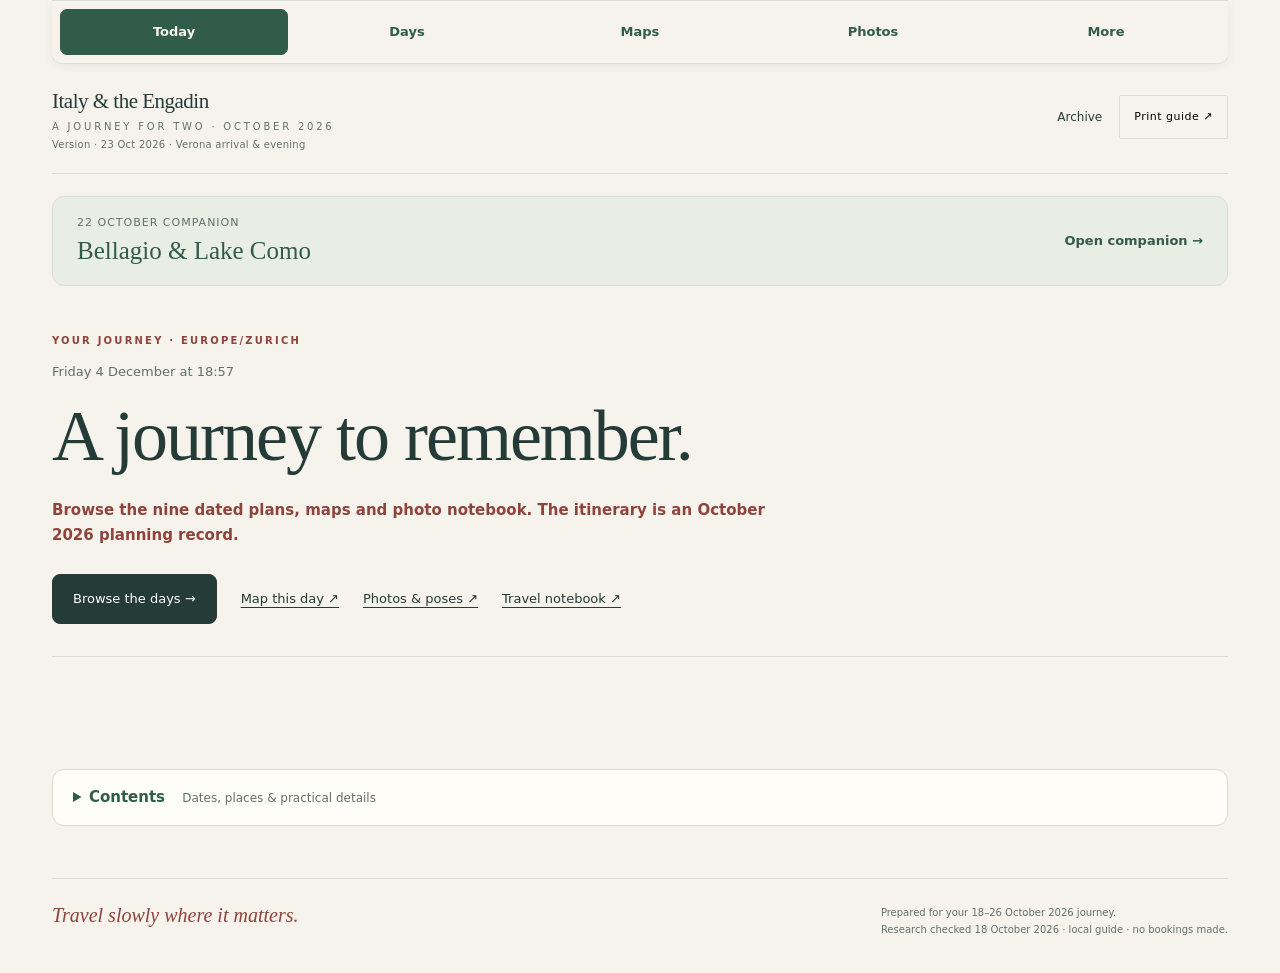
<file: index.html>
<!doctype html>
<html lang="en">
<head>
  <meta charset="utf-8">
  <meta name="viewport" content="width=device-width, initial-scale=1">
  <meta name="description" content="A revalidated October 18–26, 2026 journey through Milan, the Engadin, Lake Como, Verona and Venice. Music, Christian history, local food and time for two.">
  <meta name="theme-color" content="#243b38">
  <title> Italy & the Engadin · A journey for two · October 2026</title>
  <link rel="stylesheet" href="style.css?v=ui-verona-20261023-1600">
  <link rel="stylesheet" href="planner.css?v=ui-verona-20261023-1600"><link rel="stylesheet" href="revised.css?v=ui-verona-20261023-1600">
<link rel="stylesheet" href="views.css?v=ui-verona-20261023-1600">
<script src="views.js?v=ui-verona-20261023-1600" defer></script>
<script src="church-data.js?v=ui-verona-20261023-1600" defer></script>
<script src="walks-data.js?v=ui-verona-20261023-1600" defer></script>
<script src="budget-data.js?v=ui-verona-20261023-1600" defer></script>
<script src="maps.js?v=ui-verona-20261023-1600" defer></script><script src="planner.js?v=ui-verona-20261023-1600" defer></script>
<script src="script.js?v=ui-verona-20261023-1600" defer></script><script src="art-data.js?v=ui-verona-20261023-1600" defer></script><script src="places.js?v=ui-verona-20261023-1600" defer></script>
</head>
<body>
<a class="skip" href="#main">Skip to trip guide</a>
<div class="wrap">
  <header class="topbar">
    <a class="brand" href="#">Italy &amp; the Engadin<span>A journey for two · October 2026</span><span class="version-stamp" style="font-size:10px;letter-spacing:.025em;text-transform:none;margin-top:5px">Version · <time datetime="2026-10-23">23 Oct 2026 · Verona arrival & evening</time></span></a>
    <nav class="view-menu" aria-label="Trip views"><a href="#view-plan" data-view-link="plan">Today</a><a href="#view-details" data-view-link="details">Days</a><a href="#view-maps" data-view-link="maps">Maps</a><a href="#view-photos" data-view-link="photos">Photos</a><a href="#view-more" data-view-link="more">More</a></nav><nav class="topnav" aria-label="Guide tools"><a href="archive/">Archive</a><button class="print" id="print-guide" type="button">Print guide ↗</button></nav>
  </header>
<a class="companion-entry" href="varenna.html"><span><small>22 October companion</small><strong>Bellagio &amp; Lake Como</strong></span><b>Open companion →</b></a>
  <main id="main">
<noscript><p class="nojs">The complete guide is shown below. The five-view menu, city selectors and church collection need JavaScript. <a href="#itinerary">Daily plans</a> · <a href="#city-planner">Walking research</a> · <a href="#food-library">Restaurant menus</a> · <a href="#bookings">Arrangements</a> · <a href="#sources">Sources</a></p></noscript>
    <section class="hero" aria-labelledby="trip-title">
      <div class="hero-copy">
        <div class="eyebrow">18 — 26 October 2026</div>
        <h1 id="trip-title">Alpine light.<br>Italian evenings.<br><em>Time for two.</em></h1>
        <p>A thoughtful route through old churches, mountain landscapes and regional kitchens—with music, a long conversation, and the view.</p>
        <div class="hero-meta"><div><strong>9 days</strong>Station-based starts</div><div><strong>2 travellers</strong>Your existing route</div><div><strong>Autumn</strong>A gentler pace</div></div>
        <a class="button" href="#itinerary">Explore your itinerary <span aria-hidden="true">↓</span></a>
      </div>
      <figure class="hero-image watercolor-hero"><div class="art-panel" style="--row:0;--col:0"><img loading="lazy" decoding="async" src="assets/watercolors/alps/alps-01.webp" alt="Imagined watercolor: Varenna lakefront and mountains" width="1024" height="1536"></div><figcaption>Varenna · original watercolor illustration · imagined view · <a href="https://www.google.com/maps/search/?api=1&amp;query=Varenna%20Lake%20Como" target="_blank" rel="noopener noreferrer">Real-world photos &amp; reviews ↗</a></figcaption></figure>
    </section>
    <div class="research-note"><strong>Revalidated · 18 October 2026</strong><span>Official sources support the corrections and published schedules below. Suggested activity times are a plan; transport times supplied by you and unconfirmed reservations are labelled separately. This guide does not update live.</span></div>
    <p class="preserved"><a href="archive/">Earlier plans archive ↗</a> · Original watercolor illustrations · imagined views. The two new Engadin lake photographs are credited summer landscape previews. <a href="#place-catalogue">Explore all 103 places and photo ideas ↓</a></p><nav class="route" aria-label="Journey route">
      <a href="#day18"><span class="num">01</span>FRA airport<small>18 Oct · logistics only</small></a><a href="#day19"><span class="num">02</span>Milan<small>19 Oct · 1 night</small></a><a href="#day20"><span class="num">03</span>St. Moritz<small>20–21 Oct · 2 nights</small></a><a href="#day22"><span class="num">04</span>Varenna<small>22 Oct · 1 night</small></a><a href="#day23"><span class="num">05</span>Verona<small>23 Oct · 1 night</small></a><a href="#day24"><span class="num">06</span>Venice<small>24–25 Oct · 2 nights</small></a>
    </nav>

    <section class="section" id="corrections" aria-labelledby="corrections-title"><div class="section-head"><div><div class="section-kicker">A thoughtful revision</div><h2 id="corrections-title">More memories, a gentler budget.</h2></div></div><div class="correction-grid"><article class="correction"><div class="index">01 / Music</div><h4>Protect the music budget.</h4><p>Free conservatory music is the Venice default unless you choose a conflicting starred dinner. No verified staged opera within €60 for two was found on these dates. An affordable vocal Baroque recital is a conditional alternative.</p></article><article class="correction"><div class="index">02 / Christian history</div><h4>Augustine’s baptism site is under the Duomo.</h4><p>Choose archaeology-inclusive admission. Sant’Ambrogio is a separate, free basilica visit.</p></article><article class="correction"><div class="index">03 / Alpine views</div><h4>Make time for the two larger lakes.</h4><p>Muottas Muragl completed 20 October. Silsersee and Chastè are planned for 21 October with buses and a choice of shore walk. <a href="#engadin-two-lakes">Open the station-to-hotel-to-lakes plan ↗</a></p></article><article class="correction"><div class="index">04 / Venice views</div><h4>Keep the lagoon view free.</h4><p>Punta della Dogana gives a waterfront pause. San Giorgio’s tower is closed for maintenance; no tower panorama is promised.</p></article><article class="correction"><div class="index">05 / Confirmed addresses</div><h4>Two confirmed addresses, clearer transfers.</h4><p>La Vineria: Via Sommavalle 1, Verona. Mestre: Corso del Popolo 124. Arrive Mestre first for bags; allow another 45–60 minutes to historic Venice.</p></article><article class="correction"><div class="index">06 / Pace</div><h4>Saturday adds two cities together.</h4><p>24 October’s default mapped total is 10.1 km. Shorter walking options cost extra transport but may make the day better.</p></article></div></section><section class="section" id="city-planner" aria-labelledby="city-planner-title"><div class="section-head"><div><div class="section-kicker">Choose your pace</div><h2 id="city-planner-title">City maps &amp; walking trails.</h2></div><p>Choose a mapped walking option for each day. St. Moritz arrival day now prioritises two separate shore walks at Silvaplanersee and Silsersee, with station, hotel and bus instructions. Other activity menus are alternatives; they do not alter booked travel.</p></div><div id="planner-app"></div><noscript><p>Enable JavaScript for selectable routes and city food cards. Daily plans, budgets and source files remain available below.</p><p><a href="research/walking-method.json">Walking options</a> · <a href="research/food-italy.json">Italy food baskets</a> · <a href="research/food-swiss-frankfurt.json">Swiss food research (combined legacy file)</a> · <a href="research/food-music-venice.json">Venice food &amp; music</a></p></noscript></section><section class="section" id="budget" aria-labelledby="budget-title"><div class="section-head"><div><div class="section-kicker">Food is part of the journey</div><h2 id="budget-title">One proper meal each day.</h2></div></div><div class="plan-bar"><p><strong>€80 maximum for TWO, once a day.</strong><br>Use bakeries, takeaway and supermarket supplies around the one seated meal. These are example baskets, not a prepaid package. Optional starred dinners are separately priced exceptions below and replace the ordinary dinner on their chosen days.</p><span>Two people · one table</span></div><p>Keep Swiss meals near CHF 70 to leave currency margin. ECB reference on 16 October: €1 = CHF 0.9272; €80 ≈ CHF 74.18, before card or exchange variation. <a href="https://www.ecb.europa.eu/stats/policy_and_exchange_rates/euro_reference_exchange_rates/html/index.ff.html" target="_blank" rel="noopener noreferrer">ECB rates ↗</a></p><div class="table-wrap"><table><thead><tr><th scope="col">Day</th><th scope="col">Keep it simple</th><th scope="col">One proper meal · price for two</th></tr></thead><tbody><tr><td>18 · Airport logistics</td><td>Simple food around actual travel</td><td>No city restaurant or meal basket assumed</td></tr><tr><td>19 · Milan</td><td>Bakery breakfast; Spontini €14–22 lunch</td><td>Risoelatte ~€69 dinner 19:00; optional Aimo €366 published subtotal plus extras</td></tr><tr><td>20 · Bernina / St. Moritz</td><td>Packed train breakfast and light snacks</td><td>Hauser CHF 58.50 dinner</td></tr><tr><td>21 · Engadin</td><td>Simple breakfast; CHF 18–25 supper supplies</td><td>La Stalla CHF 62.50 lunch</td></tr><tr><td>22 · Varenna</td><td>Bakery / packed travel lunch</td><td>Victoria Grill €69.50 dinner</td></tr><tr><td>23 · Verona</td><td>Simple breakfast and packed train lunch</td><td>Bacaro €63 at 19:00 OR city dinner; optional Il Desco €240/two food plus extras/taxis</td></tr><tr><td>24 · Verona / Venice</td><td>Bakery / packed lunch or late light supper</td><td>Do Spade ~€65 lunch if arrival permits, or checked dinner after music</td></tr><tr><td>25 · Venice</td><td>Farini breakfast €7.60; light bakery meal €18</td><td>Do Spade ~€65, €70–80 envelope; OR optional starred Sunday dinner (separate spend)</td></tr><tr><td>26 · Homeward</td><td>Bakery breakfast; flight snack</td><td>Mestre lunch near bags/airport route; €40–70 for two planning allowance, not a venue quote</td></tr></tbody></table></div><p class="fine">Do Spade: €49 before water/covers, €16 provisional extras allowance = €65 model; plan €70–80 and confirm actual covers. Il Bacio is not a default because of conflicting open/closed evidence. Breakfast inclusion is unknown. Cheap-meal allowances are estimates unless a published basket is shown. Confirm covers, service, drinks and the final total before ordering. Transport, admissions and extra drinks sit outside these meal models.</p></section><section class="section" id="food-library"><div class="section-head"><div><div class="section-kicker">Menus + actual customer and professional reviews</div><h2>Choose a table with your eyes open.</h2></div><p>Review snapshots checked 18 October 2026. Opinions and cached counts can differ by crawl; relayed aggregates are labelled. None guarantees a particular meal. Official menus and current service govern the bill.</p></div><p class="callout">Il Bacio is removed from normal recommendations: Tripadvisor labels it CHIUSO while its operator still advertises service. <a href="https://www.tripadvisor.it/Restaurant_Review-g187870-d23495699-Reviews-La_Patatina_San_Rocco-Venice_Veneto.html" target="_blank" rel="noopener noreferrer">Conflicting customer listing ↗</a> · <a href="https://osteriailbacio.com/" target="_blank" rel="noopener noreferrer">Operator ↗</a>. Do not rely on it without direct operational confirmation.</p><details class="menu-library"><summary>Milan · ordinary meals and cheaper alternatives</summary><div class="food-grid"><article class="food-card"><div class="section-kicker">One proper meal · 19:00</div><h3>Risoelatte Duomo</h3><strong>~€69 / two</strong><p>Ossobuco with risotto €32 + saffron risotto €17 + shared tiramisu €8 = €57 published food. Add €12 estimated water and two covers; no alcohol. Confirm extras.</p><p class="fine">Daily 12:00–14:30 / 19:00–23:30.</p><a href="https://www.risoelatte.com/en-gb/menu04448222" target="_blank" rel="noopener noreferrer">Official menu/venue ↗</a><div class="review-note"><strong>Reviews checked 18 October 2026</strong><p><a href="https://www.tripadvisor.com/Restaurant_Review-g187849-d7323049-Reviews-Risoelatte_Duomo-Milan_Lombardy.html" target="_blank" rel="noopener noreferrer">Tripadvisor ↗</a>4.5/5,2911 reviews; strong local-risotto/retro-setting signal, some value/booking-rigidity criticism.</p><p><a href="https://www.risoelatte.com/en-gb/menu04448222" target="_blank" rel="noopener noreferrer">Official menu ↗</a> confirms saffron risotto17, ossobuco+risotto32,tiramisu8. Food57 + previous12 allowance water/covers =69 TWO (allowance not quote). <a href="https://www.risoelatte.com/cucina-tipica-a-duomo-la-tradizione-milanese-nel-cuore-della-citta" target="_blank" rel="noopener noreferrer">Hours ↗</a> daily12–14:30/19–23:30; <a href="https://www.risoelatte.com/prenota-duomo" target="_blank" rel="noopener noreferrer">reserve correct Duomo branch ↗</a>. Keep19:00 normal default for19Oct; check actual deposit/cancellation terms before submitting.</p></div></article><article class="food-card"><div class="section-kicker">Cheap pizza lunch</div><h3>Spontini Duomo</h3><strong>€15–22 allowance / two</strong><p>Two Margherita slices + two takeaway waters €14; larger slices €19.20. Official chain prices vary by branch; not valid inside Centrale.</p><p class="fine">Daily 11:00–23:00.</p><a href="https://www.pizzeriaspontini.it/" target="_blank" rel="noopener noreferrer">Official menu/venue ↗</a><div class="review-note"><strong>Reviews checked 18 October 2026</strong><p><a href="https://www.tripadvisor.co.uk/Restaurant_Review-g187849-d2175456-Reviews-Spontini-Milan_Lombardy.html" target="_blank" rel="noopener noreferrer">Correct branch reviews ↗</a> describe quick thick pizza; this is counter-style food, not romantic dinner. Aggregate not reliably extracted, omit score.</p><p><a href="https://www.pizzeriaspontini.it/" target="_blank" rel="noopener noreferrer">Official chain ↗</a> confirms product/branch channels; retain existing€15–22/two planning basket and outlet-price caveat. Keep simple lunch role, no table reservation assumed.</p></div></article></div></details><details class="menu-library"><summary>St. Moritz · ordinary meals and cheaper alternatives</summary><div class="food-grid"><article class="food-card"><div class="section-kicker">One proper meal</div><h3>Restaurant Hauser</h3><strong>CHF 58.50 / two</strong><p>Pizokels CHF 26.50 + Engadiner rösti CHF 25 + water CHF 7. Shared tiramisu adds CHF 9.50 → CHF 68. Published summer evening menu; verify autumn applicability.</p><p class="fine">Daily 07:00–22:00; kitchen until 21:00.</p><a href="https://hotelhauser.ch/wp-content/uploads/2026/05/Sommer-2026Print-1.pdf" target="_blank" rel="noopener noreferrer">Official menu/venue ↗</a><div class="review-note"><strong>Reviews checked 18 October 2026</strong><p><a href="https://wanderlog.com/place/details/3814960/hauser-restaurant-st-moritz" target="_blank" rel="noopener noreferrer">Wanderlog customer-review aggregation ↗</a> exposes4.1/5 from731reviews. Visible individual reviews praise regional food, portions and friendly staff; aJan2026review criticises missing orders/service. This is mixed-positive, not a guarantee.</p><p>Keep as practical regional default withinCHF70two. Reserve a table via operator; dated20/21service exception and seats not checked. Access from Bad is additional.</p><p><a href="https://hotelhauser.ch/en/restaurant/" target="_blank" rel="noopener noreferrer">Official table enquiries ↗</a></p></div></article><article class="food-card"><div class="section-kicker">Regional lunch alternative</div><h3>La Stalla</h3><strong>CHF 62.50 / two</strong><p>Capuns CHF 29.50 + pizzoccheri CHF 28 + 1 L tap water/service CHF 5. Published linked menu; confirm posted prices.</p><p class="fine">Daily 11:45–15:00 / 18:00–23:00.</p><a href="https://lastalla-stmoritz.ch/wp-content/uploads/2025/12/Speisekarte-La-Stalla-Hemingways-2025-2026r.pdf" target="_blank" rel="noopener noreferrer">Official menu/venue ↗</a><div class="review-note"><strong>Reviews checked 18 October 2026</strong><p><a href="https://foodeist.com/place/la-stalla-ristorante-and-pizzeria-switzerland" target="_blank" rel="noopener noreferrer">Foodeist&#x27;s attributed Tripadvisor aggregation ↗</a> exposes4.1/5,916votes; displayedJan2026reviews disagree sharply: one praises lively atmosphere, efficient service and food; another calls it touristy/poor value.</p><p>Keep as budget choice with explicit mixed-review caveat; no “best pizza” endorsement. Reserve through official page. Menu has old VAT footer; check posted total.</p><p><a href="https://www.lastalla-stmoritz.ch/" target="_blank" rel="noopener noreferrer">Official reservations ↗</a></p></div></article><article class="food-card"><div class="section-kicker">Cheaper meal</div><h3>La Stalla · pizza</h3><strong>CHF 35 / two</strong><p>Two Margheritas CHF 30 + tap water/service CHF 5. No split-plate assumption.</p><p class="fine">Same hours as above.</p><a href="https://lastalla-stmoritz.ch/wp-content/uploads/2025/12/Speisekarte-La-Stalla-Hemingways-2025-2026r.pdf" target="_blank" rel="noopener noreferrer">Official menu/venue ↗</a><div class="review-note"><strong>Reviews checked 18 October 2026</strong><p><a href="https://foodeist.com/place/la-stalla-ristorante-and-pizzeria-switzerland" target="_blank" rel="noopener noreferrer">Foodeist&#x27;s attributed Tripadvisor aggregation ↗</a> exposes4.1/5,916votes; displayedJan2026reviews disagree sharply: one praises lively atmosphere, efficient service and food; another calls it touristy/poor value.</p><p>Keep as budget choice with explicit mixed-review caveat; no “best pizza” endorsement. Reserve through official page. Menu has old VAT footer; check posted total.</p><p><a href="https://www.lastalla-stmoritz.ch/" target="_blank" rel="noopener noreferrer">Official reservations ↗</a></p></div></article><article class="food-card"><div class="section-kicker">Cheap supper supplies</div><h3>Coop Pontresina</h3><strong>CHF 18–25 allowance / two</strong><p>Bread, cheese, fruit and simple supper for two; estimated basket, stock unconfirmed. Use your hotel or permitted picnic place.</p><p class="fine">Regular Mon–Fri 08:00–19:00; date exceptions unconfirmed.</p><a href="https://www.pontresina.ch/de/guide/shopping/alle-geschaefte-im-ueberblick/coop-supermarkt-pontresina" target="_blank" rel="noopener noreferrer">Official menu/venue ↗</a></article></div></details><details class="menu-library"><summary>Varenna · ordinary meals and cheaper alternatives</summary><div class="food-grid"><article class="food-card"><div class="section-kicker">One proper meal · 19:00</div><h3>Victoria Grill</h3><strong>€69.50 / two</strong><p>Shared bresaola €16 + two perch risottos €32 + shared tiramisu €10 + water €4.50 + two covers €7. Published spring 2026 menu; confirm autumn dishes. Square-facing Grill, not Visteria.</p><p class="fine">Published Thu–Sun 12:00–22:00; confirm seasonal operation.</p><a href="https://www.rcollectionhotels.it/images/Varennadocuments2026/Menu_grill_2026_PRIMAVERA.pdf" target="_blank" rel="noopener noreferrer">Official menu/venue ↗</a><div class="review-note"><strong>Reviews checked 18 October 2026</strong><p><a href="https://www.tripadvisor.co.uk/Restaurant_Review-g187837-d2222402-Reviews-Victoria_Grill-Varenna_Lake_Como_Lombardy.html" target="_blank" rel="noopener noreferrer">Tripadvisor UK ↗</a>4.0/5,535 reviews (US533);2026 guests report both warm hospitality/good pizzas and service/value complaints. Suitable convenience, not unquestioned best-food pick.</p><p><a href="https://www.rcollectionhotels.it/en/hotel-royal-victoria/catering-4-star-hotel-lake-como/victoria-grill-restaurant" target="_blank" rel="noopener noreferrer">Official hours/menu ↗</a>, <a href="https://www.rcollectionhotels.it/images/Varennadocuments2026/Menu_grill_2026_PRIMAVERA.pdf" target="_blank" rel="noopener noreferrer">spring2026 PDF ↗</a>: Thu–Sun12–22. Existing€69.50/two basket remains menu arithmetic, autumn menu not guaranteed. Pizza fallback€31.50/two using spring prices. Confirm current cover/water at door, no compulsory tip assumed. Keep practical budget default22Oct, with candid mixed quality signal.</p></div></article><article class="food-card"><div class="section-kicker">Cheaper alternative</div><h3>Victoria Grill · pizzas</h3><strong>€31.50 / two</strong><p>Two Margheritas €20 + water €4.50 + two covers €7, from the same published menu.</p><p class="fine">Same seasonal check as above.</p><a href="https://www.rcollectionhotels.it/en/hotel-royal-victoria/catering-4-star-hotel-lake-como/victoria-grill-restaurant" target="_blank" rel="noopener noreferrer">Official menu/venue ↗</a><div class="review-note"><strong>Reviews checked 18 October 2026</strong><p><a href="https://www.tripadvisor.co.uk/Restaurant_Review-g187837-d2222402-Reviews-Victoria_Grill-Varenna_Lake_Como_Lombardy.html" target="_blank" rel="noopener noreferrer">Tripadvisor UK ↗</a>4.0/5,535 reviews (US533);2026 guests report both warm hospitality/good pizzas and service/value complaints. Suitable convenience, not unquestioned best-food pick.</p><p><a href="https://www.rcollectionhotels.it/en/hotel-royal-victoria/catering-4-star-hotel-lake-como/victoria-grill-restaurant" target="_blank" rel="noopener noreferrer">Official hours/menu ↗</a>, <a href="https://www.rcollectionhotels.it/images/Varennadocuments2026/Menu_grill_2026_PRIMAVERA.pdf" target="_blank" rel="noopener noreferrer">spring2026 PDF ↗</a>: Thu–Sun12–22. Existing€69.50/two basket remains menu arithmetic, autumn menu not guaranteed. Pizza fallback€31.50/two using spring prices. Confirm current cover/water at door, no compulsory tip assumed. Keep practical budget default22Oct, with candid mixed quality signal.</p></div></article><article class="food-card"><div class="section-kicker">Conditional simple meal · review identity mixed</div><h3>ALMA Bistrot</h3><strong>~€37 / two</strong><p>Two pizzas €24 + water €5 published; €8 allowance for two covers. Confirm total.</p><p class="fine">22 October kitchen hours unconfirmed; use Grill fallback if closed.</p><a href="https://alma-collection.it/bistrot/" target="_blank" rel="noopener noreferrer">Official menu/venue ↗</a><div class="review-note"><strong>Reviews checked 18 October 2026</strong><p><a href="https://www.tripadvisor.com/Restaurant_Review-g187837-d27918403-Reviews-Alma_Cafe_Vareena-Varenna_Lake_Como_Lombardy.html" target="_blank" rel="noopener noreferrer">Same-address Tripadvisor ↗</a>4.1/5,45 reviews in US snapshot vs56 UK list; comments mix cafe/fine-dining and pizza, so aggregate does not isolate Bistrot. Avoid unrelated BagnaraCalabra listing despite Varenna reviews contaminating it.</p><p><a href="https://alma-collection.it/bistrot/" target="_blank" rel="noopener noreferrer">Official Bistrot menu ↗</a>: Margherita12,water5; two pizzas+water29 + cover allowance8 =37 TWO. Exact22Oct operation unknown. Demote to optional simple meal after checking actual menu/service; not a quality-led must-book.</p></div></article></div></details><details class="menu-library"><summary>Verona · ordinary meals and cheaper alternatives</summary><div class="food-grid"><article class="food-card"><div class="section-kicker">Convenient farm dinner · mixed restaurant reviews</div><h3>Corte San Mattia · Bacaro Agricolo</h3><strong>€63 / two</strong><p>Shared goat cheese €12 + two tagliatelle €30 + shared tiramisu €7 + two Valpolicella glasses €7 + water €2 + two covers €5. Published basket. The restaurant review snapshot is 3.8/5 (424), distinct from lodging ratings. Choose convenience knowingly; a tasting is optional and separately priced.</p><p class="fine">Dinner daily 19:00–21:30. Confirm table and room-to-restaurant route.</p><a href="https://www.agriturismosanmattia.it/en/restaurant-agritourism-verona.php" target="_blank" rel="noopener noreferrer">Official menu/venue ↗</a><div class="review-note"><strong>Reviews checked 18 October 2026</strong><p><a href="https://www.tripadvisor.com/Restaurant_Review-g187871-d2441992-Reviews-Corte_San_Mattia_Agriturismo_Verona-Verona_Province_of_Verona_Veneto.html" target="_blank" rel="noopener noreferrer">Restaurant listing ↗</a>, <a href="https://www.tripadvisor.com/RestaurantsNear-g187871-d561455-Corte_San_Mattia_Agriturismo_Verona-Verona_Province_of_Verona_Veneto.html" target="_blank" rel="noopener noreferrer">Tripadvisor nearby restaurant snapshot ↗</a>3.8/5,424 reviews. Different from hotel rating. Scenic convenience and producer wine, not strongest independent restaurant score.</p><p><a href="https://www.agriturismosanmattia.it/en/restaurant-agritourism-verona.php" target="_blank" rel="noopener noreferrer">Live official menu ↗</a> still supports63 TWO basket with goatcheese12,2pasta15,sharedtiramisu7,2Valpolicella3.50,water2,2covers2.50. Dinner daily19–21:30,booking recommended; correct linked online form on operator page. Retain23Oct default because hill lodging/transfer fit, with honest review caveat.</p></div></article><article class="food-card"><div class="section-kicker">Cheap takeaway · from noon</div><h3>La Bottega della Gina XXL</h3><strong>~€30 / two</strong><p>Two tortelloni portions €24 published + €6 drinks allowance. Does not fit a pre-noon train; use a station packed lunch then.</p><p class="fine">Tue–Sun 10:00–21:30; cooked food from 12:00 only.</p><a href="https://labottegadellagina.weebly.com/day-menu.html" target="_blank" rel="noopener noreferrer">Official menu/venue ↗</a><div class="review-note"><strong>Reviews checked 18 October 2026</strong><p><a href="https://www.tripadvisor.it/Restaurant_Review-g187871-d4085097-Reviews-or15-La_Bottega_della_Gina_XXL-Verona_Province_of_Verona_Veneto.html" target="_blank" rel="noopener noreferrer">Individual customer reviews ↗</a> praise fresh pasta; some find portions small or value weak. No aggregate rating is published here because the nearby-result attribution was ambiguous.</p><p><a href="https://labottegadellagina.weebly.com/day-menu.html" target="_blank" rel="noopener noreferrer">Official day menu ↗</a>:2mixedtortelloni€24 food,~€30/two with drinks allowance. Cooked service starts12. Cannot serve as pre-noon departure lunch. Use only later train, otherwise packed/station lunch.</p></div></article><article class="food-card"><div class="section-kicker">Quality-led city alternative · Guide-selected, NOT starred</div><h3>Trattoria Al Pompiere</h3><strong>~€58 food + extras / two</strong><p>Two €24 pastas + shared €10 dessert = €58 before water/covers; keep total within €80 and add separate taxis. Two €30 mains + two €10 desserts already reach €80 before extras. Replaces the farm dinner.</p><p class="fine">Mon–Sat 12:30–14:00 /19:30–22:00. Reserve if chosen.</p><a href="https://alpompiere.com/en/menu/" target="_blank" rel="noopener noreferrer">Official menu/venue ↗</a><div class="review-note"><strong>Reviews checked 18 October 2026</strong><p><a href="https://www.tripadvisor.co.uk/Restaurant_Review-g187871-d1087226-Reviews-Trattoria_al_Pompiere-Verona_Province_of_Verona_Veneto.html" target="_blank" rel="noopener noreferrer">Tripadvisor ↗</a>4.4/5,2538 reviews; <a href="https://guide.michelin.com/gb/en/veneto/verona/restaurant/trattoria-al-pompiere" target="_blank" rel="noopener noreferrer">Michelin professional listing ↗</a> praises Venetian traditional cooking. Guide-selected, NOT a Michelin star.</p><a href="https://alpompiere.com/en/contatti/" target="_blank" rel="noopener noreferrer">Official booking/hours ↗</a></div></article></div></details><details class="menu-library"><summary>Venice · ordinary meals and cheaper alternatives</summary><div class="food-grid"><article class="food-card"><div class="section-kicker">One nicer seated meal</div><h3>Cantina Do Spade</h3><strong>~€65 · €70–80 envelope / two</strong><p>Bigoli €16 + cuttlefish/polenta €18 + two wine glasses €8 + shared tiramisu €7 = €49 food/drinks. Add €16 provisional water/covers allowance = €65 for two; actual extras are unconfirmed. A €16 starter would make €81 with this allowance, so omit under the €80 cap.</p><p class="fine">Published daily 10:00–15:00 and 18:00–22:00</p><a href="https://cantinadospade.com/menu/" target="_blank" rel="noopener noreferrer">Official menu/venue ↗</a><div class="review-note"><strong>Reviews checked 18 October 2026</strong><p><a href="https://www.tripadvisor.com/Restaurant_Review-g187870-d1034679-Reviews-Cantina_Do_Spade-Venice_Veneto.html" target="_blank" rel="noopener noreferrer">Tripadvisor ↗</a>: <strong>4.2/5,2508 reviews</strong>; individual reviews visible July–September2026 praise Venetian food, small-room atmosphere and value; a May17 review reports uneven service; September18 reviewer reports <strong>€6/person coperto</strong>. This is a customer allegation, not official tariff.</p><p>Best supported budget proper-meal default. Reserve seated dining directly; clarify water and actual covers before ordering. Saturday lunch suits music, Sunday early dinner suits return to Mestre. Small/lively, not guaranteed quiet romance. Professional <a href="https://www.touringclub.it/destinazioni/venezia/mangiare/118663-do-spade" target="_blank" rel="noopener noreferrer">TouringClub listing ↗</a> corroborates Venetian dishes; it is not a Michelin star.</p><p><a href="https://cantinadospade.com/en/find-us/" target="_blank" rel="noopener noreferrer">Official hours and telephone booking ↗</a></p></div></article><article class="food-card"><div class="section-kicker">Cheaper takeaway lunch</div><h3>Dal Moro&#x27;s Fresh Pasta To Go</h3><strong>€25 / two</strong><p>Veneziana pasta €12 + Pesto pasta €10 + Two waters €3. Shared homemade tiramisu €4.50 gives €29.50 total. Simpler pasta sauces can lower cost further.</p><p class="fine">Official page says daily 12:00–18:00; do not use for a late dinner</p><a href="https://www.dalmoros.it/fresh-pasta-to-go/menu" target="_blank" rel="noopener noreferrer">Official menu/venue ↗</a><div class="review-note"><strong>Reviews checked 18 October 2026</strong><p><a href="https://www.tripadvisor.com/Restaurant_Review-g187870-d3356272-Reviews-Dal_Moro_s-Venice_Veneto.html" target="_blank" rel="noopener noreferrer">Tripadvisor ↗</a>: <strong>4.6/5,12111 reviews</strong>, with August15/September3,2026 accounts visible. Individual reports vary between convenience/portion praise and queues/salt/value complaints. Some reviews describe a seated restaurant; do not transfer those claims to the takeaway branch.</p><p>Queue-dependent lunch only. No promised seat, late dinner or refined-dining claim. Respect city rules on eating/sitting in public places; do not adopt review anecdotes about church steps as advice.</p></div></article><article class="food-card"><div class="section-kicker">Cheaper bakery breakfast or light meal</div><h3>Farini Rialto</h3><strong>€18 / two</strong><p>Pizza slices, e.g. Margherita/vegetable €16 + Two 0.5L waters €2. Two cappuccinos €1.80 each + two filled croissants €2 each = €7.60 for two, using published prices.</p><p class="fine">Official location page says daily 08:00–22:00</p><a href="https://farini.com/en/venezia/rialto/" target="_blank" rel="noopener noreferrer">Official menu/venue ↗</a><div class="review-note"><strong>Reviews checked 18 October 2026</strong><p><a href="https://www.tripadvisor.it/Restaurant_Review-g187870-d8746500-Reviews-Farini-Venice_Veneto.html" target="_blank" rel="noopener noreferrer">Correct branch Tripadvisor ↗</a>: <strong>4.3/5,571 reviews</strong>. Do not use1345-review SanLio branch aggregate. <a href="https://farini.com/en/venezia/rialto/" target="_blank" rel="noopener noreferrer">Official page ↗</a> republishes dated Google reviews September2025 describing coffee/pastry and reheated slices; these older embeds supplement the current TA snapshot.</p><p>Useful cheap breakfast/other meal, not the special daily dinner. Check price/seating before sitting.</p></div></article></div></details></section><section class="section" id="special-dinners"><div class="section-head"><div><div class="section-kicker">Optional exception to the ordinary meal cap</div><h2>One memorable starred dinner. Or two.</h2></div><p>Choose zero, one or two deliberate splurges. The ordinary €80/two daily meal budget still applies elsewhere. A star, Guide selection and Bib Gourmand are different distinctions.</p></div><p class="callout">Practical ranking: Sunday Wistèria first, Local alternative; for a second splurge add Friday Il Desco. Each replaces that day’s ordinary dinner. Drinks, covers/extras and transport sit outside food subtotals. No reservation, card submission or seat availability is claimed.</p><div class="choices"><article class="choice-card"><div class="choice-meta"><span>ONE Michelin star · optional separate spend</span></div><h4>1 / Sunday Wistèria · strongest practical fit</h4><p>Request 25 October 19:00. Six courses <strong>€350/two food</strong>; eight €420/two. Six-course planning envelope without pairing €400–470/two with estimated extras, not a quote. Allow 2½–3 hours, choose the same menu across the table, make lunch cheap and skip M9/late island plans. Western San Polo is easier for the Mestre return, but the actual last train/4L has not been checked. Pairing adds €150/two for six glasses. Water/coffee/transport extra.</p><div class="choice-action"><strong>Access · booking · conditions</strong><p><a href="https://guide.michelin.com/gb/en/veneto/venezia/restaurant/wisteria" target="_blank" rel="noopener noreferrer">Michelin professional evaluation ↗</a> · <a href="https://www.tripadvisor.com/Restaurant_Review-g187870-d17840212-Reviews-Ristorante_Wisteria-Venice_Veneto.html" target="_blank" rel="noopener noreferrer">Customer reviews · opinions, no guaranteed experience ↗</a> · <a href="https://www.wisteria-restaurant.com/wp-content/uploads/2026/10/MenuAutunno26ING.pdf" target="_blank" rel="noopener noreferrer">October autumn menu ↗</a> · <a href="https://wisteriarestaurant.superbexperience.com/" target="_blank" rel="noopener noreferrer">Official booking ↗</a>. <a href="https://www.wisteria-restaurant.com/restaurant-policy/" target="_blank" rel="noopener noreferrer">Policy ↗</a>: credit card guarantee, email confirmation; changes/cancellation until 24 hours before. Late/no-show <strong>€195/person = €390/two</strong>. Smart casual. Check confirmed finish and late mainland transport before making the guarantee; no table held.</p></div></article><article class="choice-card"><div class="choice-meta"><span>ONE Michelin star · alternative to Wistèria</span></div><h4>2 / Sunday Local · farther east</h4><p>Seven courses <strong>€320/two food</strong>; nine €380/two. Seven-course planning envelope €370–450/two without pairing is an extras allowance, not a final quote. Whole-table tasting menu; seasonal dishes can change. Request the earliest confirmed dinner, allow 2½–3 hours and skip M9/late island plans. Castello is farther from Santa Lucia; check walking/boat plus mainland return, or budget a land taxi from Piazzale Roma without an invented fare.</p><div class="choice-action"><strong>Access · booking · conditions</strong><p><a href="https://guide.michelin.com/gb/en/veneto/venezia/restaurant/local" target="_blank" rel="noopener noreferrer">Michelin professional evaluation ↗</a> · <a href="https://www.tripadvisor.com/Restaurant_Review-g187870-d8491173-Reviews-Local-Venice_Veneto.html" target="_blank" rel="noopener noreferrer">Customer reviews · mixed experiences ↗</a> · <a href="https://www.ristorantelocal.com/it/menu/menu-a-la-carte" target="_blank" rel="noopener noreferrer">Official dinner menu ↗</a> · <a href="https://www.ristorantelocal.com/it/prenotazione-ristorante" target="_blank" rel="noopener noreferrer">Booking and cancellation ↗</a>. Credit-card guarantee; dinner changes/cancellation by <strong>noon on the meal date</strong> via email; later/no-show <strong>€100/person = €200/two</strong>. Confirm hours and allergies. Trattoria del Local is a different, non-awarded recommendation; no table held.</p></div></article><article class="choice-card"><div class="choice-meta"><span>ONE Michelin star · replaces the farm dinner</span></div><h4>Add a second splurge: Friday Il Desco</h4><p>23 October 19:30 after the approximately 16:15 farm arrival; another taxi is required. Three courses <strong>€240/two food</strong>; four €270, five €290; named tasting menus €280/310/340 for two. Drinks/extras/taxis separate. The currently linked June menu has summer ingredients: reconfirm autumn menu and price. Allow 2–3 hours; arrange return to Via Sommavalle 1. Customer snapshot: Tripadvisor 4.5/5, 685 reviews, praise for balanced flavours/service with some value/refinement criticism.</p><div class="choice-action"><strong>Access · booking · conditions</strong><p><a href="https://guide.michelin.com/gb/en/veneto/verona/restaurant/il-desco" target="_blank" rel="noopener noreferrer">Michelin professional evaluation ↗</a> · <a href="https://www.tripadvisor.co.uk/Restaurant_Review-g187871-d818202-Reviews-Restaurant_Il_Desco-Verona_Province_of_Verona_Veneto.html" target="_blank" rel="noopener noreferrer">Customer reviews ↗</a> · <a href="https://ristoranteildesco.it/wp-content/uploads/2026/06/Menu-22026-ITA.pdf" target="_blank" rel="noopener noreferrer">Operator-linked menu ↗</a> · <a href="https://ristoranteildesco.it/" target="_blank" rel="noopener noreferrer">Hours ↗</a> · <a href="https://ristoranteildesco.it/faq/" target="_blank" rel="noopener noreferrer">Booking/FAQ and card terms ↗</a>. Tue–Sat dinner 19:30–21:45. Some dates require a card guarantee; read the actual late-cancellation/no-show terms before submitting. No fee amount or table availability assumed.</p></div></article><article class="choice-card"><div class="choice-meta"><span>ONE Michelin star · optional Milan alternative</span></div><h4>Monday Aimo e Nadia · less convenient</h4><p>19 October 19:00 shorter à la carte: two dishes + dessert €180/person, plus one €6 water = <strong>€366/two published subtotal</strong>; wine, extras and taxis additional. Allow 2–2½ hours plus travel; the 06:20 train next morning makes the early night valuable. Replaces Risoelatte and any theatre. Chef’s Table €450/person requires three days’ advance, so it is not feasible for tomorrow. Tripadvisor snapshot 4.4/5, 1,227 reviews; detail/service praised, older two-star descriptions are stale.</p><div class="choice-action"><strong>Access · booking · conditions</strong><p><a href="https://guide.michelin.com/gb/en/lombardia/milano/restaurant/il-luogo-di-aimo-e-nadia" target="_blank" rel="noopener noreferrer">Michelin current ONE-star evaluation ↗</a> · <a href="https://www.tripadvisor.co.uk/Restaurant_Review-g187849-d696596-Reviews-Il_Luogo_di_Aimo_e_Nadia-Milan_Lombardy.html" target="_blank" rel="noopener noreferrer">Customer reviews ↗</a> · <a href="https://www.aimoenadia.com/il-luogo-aimo-e-nadia/menu-e-cantina/" target="_blank" rel="noopener noreferrer">Official menu ↗</a> · <a href="https://www.aimoenadia.com/il-luogo-aimo-e-nadia/" target="_blank" rel="noopener noreferrer">Official hours/location/booking ↗</a>. Mon–Sat 19:00–22:30. Read cancellation/deposit terms and ask expected finish/all-in bill; no 19 October table checked.</p></div></article></div><p class="callout">Saturday Il Desco lunch starts 12:30: €180/two food (or €220 with three glasses each) is a different itinerary decision requiring a confirmed later train and replacing/reducing Venice music. <a href="https://ristoranteildesco.it/pranzo-allitaliana/" target="_blank" rel="noopener noreferrer">Official lunch ↗</a>. Visteria and Al Pompiere are Guide-selected, not starred. Swiss Talvo, Ecco and Da Vittorio are closed for 20/21 October under checked seasons; no Swiss starred dinner is proposed. <a href="https://www.talvo.ch/kontakt" target="_blank" rel="noopener noreferrer">Talvo season ↗</a> · <a href="https://www.sils.ch/en/guide/restaurants-bars/ecco-st-moritz" target="_blank" rel="noopener noreferrer">Ecco dated closure ↗</a> · <a href="https://tschuggencollection.ch/en/hotel/carlton-hotel/restaurants" target="_blank" rel="noopener noreferrer">Da Vittorio season ↗</a>. Venice Oro and Quadri are one-star but their dinner quote/policy audit is incomplete, so they are secondary enquiries, not ready dinner plans.</p></section><section class="section" id="music" aria-labelledby="music-title"><div class="section-head"><div><div class="section-kicker">Music without stretching the trip</div><h2 id="music-title">Listen well. Spend gently.</h2></div></div><p>No verified staged opera at or below €60 for two was found on your dates. Vocal Baroque is a conditional alternative only if the direct venue total stays within the entire €60 couple cap.</p><div class="food-grid"><article class="food-card"><div class="section-kicker">Default Saturday choice</div><h3>Directors as composers — Conservatorio Benedetto Marcello 150th anniversary</h3><p><strong>24 Oct · 18:00 · FREE</strong></p><p>Sala Concerti, Conservatorio Benedetto Marcello, Palazzo Pisani, San Marco 2810, historic Venice</p><p>Two pianos, percussion and spoken voice; adventurous twentieth-century Italian concert, not opera.</p><p>Official dated programme says free admission until seats are exhausted; no seat guarantee, reservation or duration confirmed.</p><p>Aim to reach the venue around 17:30; suggested arrival, not a published door time. This replaces another music event. Eat the larger meal at lunch, or arrange dinner after the actual finish.</p><a href="https://www.conservatoriovenezia.eu/blog/eventi/concerti/direttori-compositori/" target="_blank" rel="noopener noreferrer">Official programme ↗</a></article><article class="food-card"><div class="section-kicker">Lowest-cost familiar classical alternative</div><h3>Mozart incompiuto</h3><p><strong>24 Oct · 18:30 · €10 for two</strong></p><p>Auditorium Cesare De Michelis, M9 Museo del '900, Mestre mainland</p><p>Mozart quartet fragments and orchestra, Bach Art of Fugue; introductory conversation in Italian. Concert, not opera.</p><p>Official conservatory programme publishes €5 admission and tickets at the M9 box office. No seats checked.</p><p>Convenient for your confirmed Mestre base, while still requiring a checked route to M9. It conflicts with the historic-Venice free concert and requires foregoing part of the first canal afternoon. Choose one.</p><a href="https://www.conservatoriovenezia.eu/blog/eventi/collaborazioni/mozart-incompiuto/" target="_blank" rel="noopener noreferrer">Official programme ↗</a></article><article class="food-card"><div class="section-kicker">Optional Sunday concert · same €60 trip music ceiling</div><h3>Sulle note del secolo — Da Bach a Ravel, attraverso Kurtág, Casella e Boulez</h3><p><strong>25 Oct · 18:00 · €20 for two</strong></p><p>Auditorium Cesare De Michelis, M9 Museo del '900, Mestre mainland</p><p>Conservatory piano recital, solo and four hands; includes Bach chorales arranged by Kurtág, Casella, Boulez, Ravel and Debussy.</p><p>Official programme publishes €10 regular admission; online and M9 box-office sales. Any online fees and seats need checkout. The free Saturday default plus this recital is €20/two before fees, within the €60 trip music ceiling. Other paid Saturday choices reduce that remaining budget.</p><p>If selected, replace the San Giorgio sunset outing and Cannaregio evening. Leave historic Venice around 16:00–16:15 with a checked mainland connection to reach M9 by about 17:30. Do not assume M9 is beside Mestre station.</p><a href="https://www.conservatoriovenezia.eu/blog/eventi/concerti/kurtag-casella-boulez/" target="_blank" rel="noopener noreferrer">Official programme ↗</a></article><article class="food-card"><div class="section-kicker">Vocal Baroque option only at the published fee-free venue couple rate</div><h3>Intimate Notes: Pearls from Venetian Chamber Music</h3><p><strong>24 Oct · 19:00–20:00 · €60 couple venue rate ONLY if confirmed</strong></p><p>Scuola Grande dei Carmini, Dorsoduro 2616–2617, historic Venice</p><p>Vocal chamber recital, soprano with basso continuo. Vivaldi, Antonia Bembo and Benedetto Marcello; Liesl Odenweller with Venice Music Project Ensemble. Not staged opera.</p><p>Official FAQ lists couple (two together) €60 and direct box-office sales. This supports the advertised venue rate but does not guarantee zero additional fees or available seats on arrival. Online dated Clappit ticket breakdown is €69.86 for two, so exclude online purchase under the €60 cap.</p><p>Published venue box office daily 10:00–17:00, and event evening 18:00–18:45, except private-event closures. Ask for the couple rate and total before paying. If total exceeds €60 or no seats, use the free conservatory alternative only if timing still allows; otherwise enjoy a meal and canals.</p><a href="https://venicemusicproject.it/concert/intimate-notes-pearls-from-venetian-chamber-music/" target="_blank" rel="noopener noreferrer">Official programme ↗</a> · <a href="https://venicemusicproject.it/faq/" target="_blank" rel="noopener noreferrer">Published prices ↗</a></article><article class="food-card"><div class="section-kicker">Keep only if sincerely attending worship</div><h3>St. Mark's sung solemn Mass</h3><p><strong>25 Oct · Regular Sunday 10:00 · FREE</strong></p><p>St. Mark's Basilica; Porta dei Fiori, north side Piazzetta dei Leoncini</p><p>Sung solemn Mass: participation in worship, not a tourist concert.</p><p>Regular official worship schedule, sung by Cappella Marciana. Services can vary. This is participation in worship, not a free concert or tourist access shortcut.</p><p></p><a href="https://www.basilicasanmarco.it/en/liturgical-services/" target="_blank" rel="noopener noreferrer">Official programme ↗</a></article></div><div class="callout"><strong>Choose one Saturday event.</strong> The free Pisani concert is twentieth-century Italian music, not opera. M9 Mozart is €5 each / €10 for two at 18:30 on the mainland. Sunday M9 piano is €10 each / €20 for two and replaces the late lagoon walk. The vocal Baroque recital at Carmini is 19:00 on Saturday; published online total €69.86 exceeds the cap. Confirm a fee-free €60 couple venue total and seats before buying. Conservatory capacity and all paid seats remain unconfirmed.</div></section><section class="section" id="itinerary" aria-labelledby="itinerary-title"><div class="section-head"><div><div class="section-kicker">Your daily field notes</div><h2 id="itinerary-title">A few anchors. Plenty of choice.</h2></div><p>Published opening rules checked 18 October; actual tickets, weather, seats and supplied transport remain unconfirmed. Visit durations and buffers are estimates.</p></div><div class="layout"><nav class="daynav" aria-label="Choose a day"><p>October 2026</p><a href="#day18"><small>18</small>Airport</a><a href="#day19"><small>19</small>Milan</a><a href="#day20"><small>20</small>Bernina</a><a href="#day21"><small>21</small>Engadin</a><a href="#day22"><small>22</small>Varenna</a><a href="#day23"><small>23</small>Verona</a><a href="#day24"><small>24</small>To Venice</a><a href="#day25"><small>25</small>Venice</a><a href="#day26"><small>26</small>Homeward</a></nav><div><div class="itinerary-tools"><span>Open cards for the practical detail</span><button id="expand-days" type="button">Collapse all days −</button></div><article class="day" id="day18"><div class="day-head"><div class="date"><strong>18</strong>Sun</div><div><h3>Airport & flight preparations</h3><p class="day-sub">Frankfurt airport only</p></div></div><p class="anchor"><span>Choose 1–2 anchors</span>Check the next flight, terminal and baggage arrangements.</p><div class="day-content"><p class="arrival-note">No sightseeing is planned. Any overnight transfer depends on the actual booking; the old city hotel is not assumed. Check airline bag-drop rules for the supplied FRA–LIN flight tomorrow, 09:10–10:20. A terminal arrival around 06:30–06:40 is only a planning target, subject to airline requirements.</p><nav class="quicklinks" aria-label="18 October official live and visit links"><a href="https://www.frankfurt-airport.com/en/travel-planning/travel-guide.html" target="_blank" rel="noopener noreferrer">FRA travel planning ↗</a></nav><details open><summary>Flight logistics</summary><div class="choices"><p>Two useful tasks: check the airline/terminal/baggage rules, then arrange food, rest and any overnight transfer around the actual booking. No city programme or restaurant/concert reservation.</p></div></details><div class="day-foot"><div><strong>Station-based starts</strong>Address transfers, bags and ordinary movement remain additional to mapped routes. Venice visits include a separate Mestre–Santa Lucia trip.</div><div><a href="#city-planner">Compare two mapped walking paces ↑</a><br><a href="#budget">Food and meal budget ↑</a></div></div></div></article><article class="day" id="day19"><div class="day-head"><div class="date"><strong>19</strong>Mon</div><div><h3>Milan, after the flight</h3><p class="day-sub">Milano Centrale → Christian history</p></div></div><p class="anchor"><span>Choose 1–2 anchors</span>Duomo archaeology + Sant’Ambrogio; roof OR a gentle free walk.</p><div class="day-content"><p class="arrival-note">FRA–LIN 09:10–10:20 is supplied, unverified. Allow 60–90 minutes for city transfer/luggage, then lunch. Start from Milano Centrale after those tasks; around 13:30 is a safer paid visit than noon. Via Ponte Seveso 18 is the existing Milan stay; add its luggage detour. Protect sleep for tomorrow’s 06:20 train.</p><aside class="weather-note"><strong>Milan · about 15–22°C</strong><p>Partly/mostly sunny; roof only if same-day visibility holds. Light layer and rain shell.</p><small>Forecast snapshot checked 18 October 2026; no automatic updates. Forecast snapshot; confidence declines with the longer horizon. Numeric values came from a forecast feed; the official links are for refresh, not attribution of these numbers.</small><p><a href="https://www.arpalombardia.it/temi-ambientali/meteo-e-clima/bollettini-meteorologici/" target="_blank" rel="noopener noreferrer">Refresh official weather ↗</a></p></aside><nav class="quicklinks" aria-label="19 October official live and visit links"><a href="https://www.milanolinate-airport.com/en/from-to" target="_blank" rel="noopener noreferrer">LIN city transfer ↗</a><a href="https://www.atm.it/en/Pages/default.aspx" target="_blank" rel="noopener noreferrer">ATM transport ↗</a><a href="https://ticket.duomomilano.it/" target="_blank" rel="noopener noreferrer">Duomo tickets ↗</a><a href="https://www.basilicasantambrogio.it/basilica" target="_blank" rel="noopener noreferrer">Sant’Ambrogio ↗</a></nav><p class="callout warn">Skip Last Supper and San Maurizio: closed Monday under published schedules. For Augustine’s baptism site, a roof Combo alone does not include archaeology. Choose the right cathedral/archaeology admission. Museum is a sensible rain alternative; avoid stacking cross-city interiors.</p><details open><summary>Compare the alternatives · choose, don’t stack</summary><div class="choices"><article class="choice-card"><div class="choice-meta"><span>01 / Flexible choice</span><span>75–90min</span></div><h4>Duomo interior + San Giovanni alle Fonti archaeology</h4><p>Strongest Christian-history anchor: Augustine&#x27;s387 baptism by Ambrose belongs here. Allow 75–90min, around13:30. Rain-friendly.</p><div class="choice-action"><strong>Published access · booking</strong><p><a href="https://www.duomomilano.it/en/art-and-culture/archaeological-area/" target="_blank" rel="noopener noreferrer">History ↗</a>, <a href="https://www.duomomilano.it/en/guided-tour-and-incentive/" target="_blank" rel="noopener noreferrer">official visit ↗</a>, <a href="https://www.duomomilano.it/en/access-updates-for-the-milan-duomo-monumental-complex/" target="_blank" rel="noopener noreferrer">published inclusions ↗</a>, <a href="https://ticket.duomomilano.it/" target="_blank" rel="noopener noreferrer">buy ↗</a>. HIGH booking priority after checking19 Oct calendar. Archaeology supplement €5/person requires cathedral ticket; Culture Pass €15/person includes archaeology, museum and crypt, excludes roof. Standard roof Combo does not list archaeology. General published daily 09–19 subject to services/security; verify chosen dated slot.</p></div></article><article class="choice-card"><div class="choice-meta"><span>02 / Clear / dry weather</span><span>45–60min</span></div><h4>Duomo terraces</h4><p>Best central Milan panorama; marble spires, skyline and distant mountains only in clear visibility. Add45–60min, preferably late afternoon if it does not displace basilica. Weather-dependent, stairs remain even with lift.</p><div class="choice-action"><strong>Published access · booking</strong><p><a href="https://www.duomomilano.it/en/art-and-culture/the-terraces/" target="_blank" rel="noopener noreferrer">Roof details ↗</a>; opening/booking links above. MEDIUM priority; decide with forecast. Published roof-only €16 stairs/€18 lift per adult; Combo €22/€26 includes cathedral/museum but archaeology extra. No19 Oct inventory verified.</p></div></article><article class="choice-card"><div class="choice-meta"><span>03 / Rain-friendly</span><span>45–60min</span></div><h4>Sant&#x27;Ambrogio</h4><p>Ambrose&#x27;s burial/legacy, atrium and Romanesque church;45–60min,15:30 works after Duomo. Free core basilica, no ticket booking. Good rain choice.</p><div class="choice-action"><strong>Published access · booking</strong><p><a href="https://www.basilicasantambrogio.it/basilica" target="_blank" rel="noopener noreferrer">Basilica operator ↗</a>: sightseeing Mon–Sat10–12 and14:30–18, subject to liturgy. Do not use longer general church opening as tourist hours.</p></div></article><article class="choice-card"><div class="choice-meta"><span>04 / Flexible choice</span><span>20–35min</span></div><h4>Galleria Vittorio EmanueleII + Piazza della Scala</h4><p>Free20–35min architectural/photo pause adjoining Duomo; covered arcade useful in showers. Exterior theatre photo, not an assumed performance.</p><div class="choice-action"><strong>Published access · booking</strong><p><a href="https://business.yesmilano.it/esplora/itinerari/itinerario-accessibile-il-cuore-della-citta" target="_blank" rel="noopener noreferrer">Official city itinerary ↗</a>. No booking; shop/cafe operations separate.</p></div></article><article class="choice-card"><div class="choice-meta"><span>05 / Clear / dry weather</span><span>30–45min</span></div><h4>Castello Sforzesco exterior/courtyards</h4><p>Free30–45min fortress/city photography; could replace terraces. Do not treat courtyard access as museum admission.</p><div class="choice-action"><strong>Published access · booking</strong><p><a href="https://www.yesmilano.it/esplora/luoghi/castello-sforzesco" target="_blank" rel="noopener noreferrer">City destination source ↗</a>. No paid museum proposed on this short Monday.</p></div></article><article class="choice-card"><div class="choice-meta"><span>06 / Clear / dry weather</span><span>45–60min</span></div><h4>Parco Sempione to Arco della Pace</h4><p>Free45–60min together outdoors; autumn trees, park bridge and long view to arch. Dry-weather relaxation alternative.</p><div class="choice-action"><strong>Published access · booking</strong><p><a href="https://www.yesmilano.it/en/see-and-do/itineraries/explore-parco-sempione" target="_blank" rel="noopener noreferrer">Official city park itinerary ↗</a>. No booking.</p></div></article><article class="choice-card"><div class="choice-meta"><span>07 / Rain-friendly</span><span>45–60min</span></div><h4>Duomo Museum rather than roof in rain</h4><p>Allow 45–60min, sacred sculpture/stained-glass context. Use existing included ticket, rather than another museum across town.</p><div class="choice-action"><strong>Published access · booking</strong><p>See official Duomo visit/inclusions/ticket links. LOW separate-booking priority; museum&#x27;s published weekly closure is Wednesday, not Monday. Confirm19 Oct operation in portal.</p></div><div class="small-links"><a href="https://www.duomomilano.it/en/access-updates-for-the-milan-duomo-monumental-complex/" target="_blank" rel="noopener noreferrer">Official inclusions and ticket choices ↗</a><a href="https://ticket.duomomilano.it/" target="_blank" rel="noopener noreferrer">Dated tickets ↗</a></div></article></div></details><p class="callout">Optional starred alternative: Aimo e Nadia replaces the ordinary Milan dinner; early train makes it less restful. <a href="#special-dinners">Menus, professional/customer reviews, spend and cancellation terms ↑</a></p><div class="day-foot"><div><strong>Station-based starts</strong>Address transfers, bags and ordinary movement remain additional to mapped routes. Venice visits include a separate Mestre–Santa Lucia trip.</div><div><a href="#city-planner">Compare two mapped walking paces ↑</a><br><a href="#budget">Food and meal budget ↑</a></div></div></div></article><article class="day" id="day20"><div class="day-head"><div class="date"><strong>20</strong>Tue</div><div><h3>Bernina &amp; two Engadin lakes</h3><p class="day-sub">12:35 station → San Gian → Silvaplanersee → Silsersee</p></div></div><p class="anchor"><span>Prioritise the two lakes</span>Hotel and lunch first; Silvaplanersee + Silsersee by bus and short walks.</p><div class="day-content"><p class="arrival-note"><strong>Start at St. Moritz Bahnhof at 12:35</strong>, your supplied arrival time. Go to Hotel San Gian in Bad for luggage and a quick lunch, then prioritise Silvaplanersee and Silsersee. The step-by-step route below begins at the station and returns to the hotel. Local Lake St. Moritz, Segantini and spa remain alternatives if conditions require a change.</p><aside class="weather-note"><strong>St. Moritz · high 9°C / low 4°C</strong><p>Cloudy with occasional afternoon rain. Refresh the forecast before setting out. The two-lake outing is the preferred plan in a usable dry window; keep the walks short, and use Segantini or spa if rain/ice prevents an enjoyable shore visit.</p><small>Forecast snapshot checked 18 October 2026; no automatic updates. Short-range town/valley forecast; not a numerical MeteoSwiss or summit forecast. Numeric values came from a forecast feed; the official links are for refresh, not attribution of these numbers.</small><p><a href="https://www.meteoswiss.admin.ch/local-forecasts/st-moritz/7500.html" target="_blank" rel="noopener noreferrer">Refresh official weather ↗</a></p></aside><nav class="quicklinks" aria-label="20 October official live and visit links"><a href="https://www.stmoritz.com/en/live/webcams" target="_blank" rel="noopener noreferrer">St. Moritz webcams ↗</a><a href="https://www.meteoswiss.admin.ch/" target="_blank" rel="noopener noreferrer">MeteoSwiss forecast ↗</a><a href="https://www.sbb.ch/en" target="_blank" rel="noopener noreferrer">SBB journeys ↗</a><a href="https://segantini-museum.ch/en/informationene/" target="_blank" rel="noopener noreferrer">Segantini hours ↗</a><a href="https://www.ovaverva.ch/en/opening-hours" target="_blank" rel="noopener noreferrer">Ovaverva hours ↗</a></nav><p class="callout warn">Season cutoffs matter: Segantini ends 20 October. Museum Engiadinais is unavailable 20–22 October. Signal/Corviglia summer lifts ended 18 October; Corvatsch ended 16 October. Diavolezza has a separate autumn season and remains a conditional option on the full day.</p>
<section class="lake-priority" id="engadin-two-lakes" aria-labelledby="two-lakes-title">
<div class="section-kicker">Earlier 20 October proposal · not a completion record</div><p class="callout"><strong>Journey update:</strong> Muottas Muragl was completed 20 October. Silsersee is planned for 21 October; use <a href="#day21">the updated lake day</a>. The earlier two-lake proposal is retained for reference.</p>
<h4 id="two-lakes-title">Silvaplanersee &amp; Silsersee.</h4>
<p><strong>Station → Hotel San Gian → Silvaplanersee → Silsersee → hotel.</strong> Drop the bags, have a light lunch, then enjoy two short lakeside walks with a bus between them. These are the priority over the local Lake St. Moritz circuit. Plan about 3–3½ hours from the hotel for both lakes, including bus waits and photos; shorten the walks if the train or lunch runs late.</p>
<div class="lake-photos">
<figure><img src="assets/photos/engadin/silvaplanersee.jpg" width="1280" height="596" loading="lazy" decoding="async" alt="Summer panorama of turquoise Silvaplanersee, Silvaplana village and the surrounding mountains"><figcaption><strong>Silvaplanersee / Lej da Silvaplauna.</strong> Elevated summer view, August 2021; October colours and shoreline views will differ. Photo: <a href="https://commons.wikimedia.org/wiki/File:Lake_Silvaplana.jpg" target="_blank" rel="noopener noreferrer">Tiia Monto / Wikimedia Commons ↗</a> · <a href="https://creativecommons.org/licenses/by-sa/4.0/" target="_blank" rel="noopener noreferrer">CC BY-SA 4.0 ↗</a>. Resized.</figcaption></figure>
<figure><img src="assets/photos/engadin/silsersee.jpg" width="1280" height="448" loading="lazy" decoding="async" alt="Summer panorama of Silsersee beneath Piz da la Margna with Sils and the Chastè peninsula"><figcaption><strong>Silsersee / Lej da Segl.</strong> Elevated summer view, August 2021; this is a landscape preview. Photo: <a href="https://commons.wikimedia.org/wiki/File:Silsersee_and_Piz_da_la_Margna.jpg" target="_blank" rel="noopener noreferrer">Tiia Monto / Wikimedia Commons ↗</a> · <a href="https://creativecommons.org/licenses/by-sa/4.0/" target="_blank" rel="noopener noreferrer">CC BY-SA 4.0 ↗</a>. Resized.</figcaption></figure>
</div>
<ol class="lake-timeline">
<li><strong>12:35 · arrive at St. Moritz Bahnhof.</strong> Leave the train and follow the bus signs outside the station. The published <strong>601 at 12:46</strong> is a candidate, with about 11 minutes to <strong>St. Moritz Bad, Via San Gian</strong>; confirm the destination/display with the driver. If missed, check <strong>609</strong> toward Bad or use a taxi direct to the hotel. <a href="https://engadinbus.ch/fahrplan/2026-sommer/601_St_Moritz_Bahnhof_8281_H.pdf" target="_blank" rel="noopener noreferrer">601 station departures ↗</a> · <a href="https://engadinbus.ch/fahrplan/2026-sommer/609_St_Moritz_Bahnhof_8281_H.pdf" target="_blank" rel="noopener noreferrer">609 backup ↗</a>.</li>
<li><strong>About 13:00–13:40 · Hotel San Gian, Via San Gian 23.</strong> Allow roughly 5–10 minutes on foot from Via San Gian stop, leave luggage with reception if the room is not ready, and have a quick lunch. Collect your hotel public-transport pass and confirm it covers today’s buses. With bags, bus/taxi is the preferred station transfer; the planner offers a separate optional station-to-hotel walk. <a href="https://www.google.com/maps/dir/?api=1&amp;travelmode=transit&amp;origin=St.%20Moritz%20Bahnhof&amp;destination=Hotel%20San%20Gian%2C%20Via%20San%20Gian%2023%2C%20St.%20Moritz" target="_blank" rel="noopener noreferrer">Check this connection ↗</a>.</li>
<li><strong>13:57 bus candidate · Silvaplanersee first.</strong> Return to <strong>Via San Gian</strong> stop by about 13:50. The printed <strong>601 at 13:57 → Silvaplana, Rundella Curtins at about 14:07</strong> gives time for both lakes; 14:27 is a backup. <a href="https://engadinbus.ch/fahrplan/2026-sommer/601_St_Moritz_Bad_Via_San_Gian_8267_H.pdf" target="_blank" rel="noopener noreferrer">601 hotel-stop departures ↗</a>. Walk <strong>Rundella Curtins → Mandra → Mulets shore → Senda dal Lej photo turn → Silvaplana, Camping</strong>. The measured walk is <strong>1.74 km / about 26 minutes moving</strong>; allow about 30–35 minutes with brief photos. Leave Rundella promptly and reach Camping by <strong>14:40–14:42</strong> for the onward bus. Use signed public paths; shorten the photo stops if needed. <a href="https://www.google.com/maps/dir/?api=1&amp;travelmode=transit&amp;origin=St.%20Moritz%20Bad%2C%20Via%20San%20Gian&amp;destination=Silvaplana%2C%20Rundella%20Curtins" target="_blank" rel="noopener noreferrer">Check this connection ↗</a>.</li>
<li><strong>14:47 bus candidate · Silsersee next.</strong> At <strong>Silvaplana, Camping</strong>, take <strong>605 toward Sils/Segl Maria, Posta</strong> (about 7 minutes riding; printed afternoon departures around :17/:47). Aim for 14:47 → about 14:54. If you prefer longer at Silvaplanersee or miss it, the <strong>15:17 → about 15:24</strong> candidate shifts the Silsersee walk to about 15:30; shorten that shore visit if needed and target the checked 16:57 return. From Posta, follow the mapped pedestrian route toward <strong>the Chastè approach on Silsersee’s eastern shore</strong>, take a lake-view pause and retrace the same route to Posta. This <strong>2.83 km / about 42 minutes moving</strong> walk takes roughly 55–65 minutes with photos, around 15:00–16:05. Keep to the direct approach; a detour through Baselgia village adds distance. The full official Chastè circuit (4.36 km / 1h12) is a different, longer route; choose it on a longer, dry outing. <a href="https://engadinbus.ch/fahrplan/2026-sommer/605_Silvaplana_Rundella_Curtins_8320_H.pdf" target="_blank" rel="noopener noreferrer">605 departures ↗</a> · <a href="https://www.sils.ch/en/guide/power-of-nature/chaste-peninsula" target="_blank" rel="noopener noreferrer">Chastè official walking guide ↗</a>.</li>
<li><strong>About 16:15–17:30 · return to San Gian.</strong> Be back at <strong>Sils/Segl Maria, Posta</strong> for a checked <strong>601 toward St. Moritz</strong>; the printed <strong>16:27 / 16:57</strong> are candidates, taking roughly <strong>30–35 minutes riding</strong>, plus the hotel walk. Current diversions can change the stop times, so check the live display. Aim to finish unfamiliar lakeside walking by about 16:30 and be back at the hotel around 17:00–17:30. Choose an actual return before leaving reception. Dinner or an optional short Ovaverva visit comes afterwards. <a href="https://engadinbus.ch/fahrplan/2026-sommer/601_Sils_Segl_Maria_Posta_8256_R.pdf" target="_blank" rel="noopener noreferrer">601 Sils return departures ↗</a> · <a href="https://www.google.com/maps/dir/?api=1&amp;travelmode=transit&amp;origin=Sils%2FSegl%20Maria%2C%20Posta&amp;destination=St.%20Moritz%20Bad%2C%20Via%20San%20Gian" target="_blank" rel="noopener noreferrer">Check this connection ↗</a>.</li>
</ol>
<p class="fine"><strong>Timing:</strong> 12:35 is your supplied train arrival. Bus times above come from published summer stop timetables valid through 25 October 2026; they are not live operating checks. Current notices include a temporary Signalbahn stop and no Furtschellasbahn service from 17 October; live times can differ by a minute or more. <a href="https://engadinbus.ch/haltestelle/silssegl-maria-posta" target="_blank" rel="noopener noreferrer">Sils stop &amp; current notices ↗</a>. All activity blocks, hotel access and total outing times are planning allowances. Check <a href="https://www.sbb.ch/en" target="_blank" rel="noopener noreferrer">SBB journeys ↗</a> and the stop display for 20 October, including any diversions.</p>
<p class="callout"><strong>Walking &amp; tickets:</strong> the two shore walks total <strong>4.57 km / about 69 minutes moving</strong>; allow roughly 85–100 minutes including photos. Bus travel connects the separate walks. <a href="#city-planner">City maps &amp; trails ↗</a> has the measured pedestrian routes; hotel/stop access, transport waits and wandering are extra. The lakes have no admission ticket. San Gian advertises local transport for summer stays of at least two nights; use the issued pass only after reception confirms coverage. Otherwise buy valid tickets before boarding; fares are not estimated here. <a href="https://sangian.ch/en/" target="_blank" rel="noopener noreferrer">Hotel location &amp; benefits ↗</a>.</p>
<p><strong>If delayed or the weather turns:</strong> keep both lakes as the priority but reduce each to a brief shore pause. If there is insufficient safe daylight, choose one lake today and move the other to tomorrow’s landscape slot. In persistent rain, poor visibility or icy paths, switch to Segantini today or Ovaverva. Lake St. Moritz is a nearby fallback. Wear layers and grippy shoes; wind and early mountain shade can make the shore cold.</p>
</section><details><summary>Nearby and indoor fallbacks · replace the lake outing if needed</summary><div class="choices"><article class="choice-card"><div class="choice-meta"><span>01 / Rain-friendly</span><span>60–90 minutes</span></div><h4>Segantini Museum</h4><p>Alpine paintings; 60–90 minutes indoors. Allow 20–35 minutes each way from hotel, walking/bus depending on connection.</p><div class="choice-action"><strong>Published access · booking</strong><p>Tue 20 Oct falls within season; 11:00–17:00, last entry 16:45; adults CHF15 each / CHF30 two. Closed from 21 Oct. <a href="https://segantini-museum.ch/en/informationene/" target="_blank" rel="noopener noreferrer">Official hours, price and access ↗</a> · If choosing this indoor fallback, visit today; ordinary visit has no published compulsory reservation. Confirm any exceptional closure; no ticket availability calendar checked.</p></div></article><article class="choice-card"><div class="choice-meta"><span>Nearby fallback · 30–65 min WALKING</span></div><h4>Lake St. Moritz: brief shore pause or official circuit</h4><p>Choose a proposed unmeasured 15-minute out-and-15-minute-back shore pause, or the official full <strong>4.3 km / 65 min / 0 m</strong> circuit. With Bad access/photo pauses allow about 1h40–2h10 for the full circuit. This differs from the planner’s 6.85 km route, which includes Bad/hotel access. Do not add a whole lake circuit before Segantini’s 17:00 last-day closing.</p><div class="choice-action"><strong>Access · booking · conditions</strong><p><a href="https://api.stmoritz.com/fileadmin/user_upload/pdf/240425_engadin_wandern_faltkarte_sommer_720x420mm_web.pdf" target="_blank" rel="noopener noreferrer">Official route 1 map ↗</a> · <a href="https://www.google.com/maps/dir/?api=1&amp;travelmode=transit&amp;destination=St%20Moritz%20railway%20station" target="_blank" rel="noopener noreferrer">Google directions to start ↗</a>. Free, no booking. Check rain/ice and turn back early if needed.</p></div></article><article class="choice-card"><div class="choice-meta"><span>03 / Rain-friendly</span><span>30–45 minutes</span></div><h4>Forum Paracelsus</h4><p>Small nearby introduction to the mineral-spring history, including ancient spring structure; 30–45 minutes; hotel access roughly 10–20 minutes on foot.</p><div class="choice-action"><strong>Published access · booking</strong><p>Regular daily 07:00–20:00. Fountain currently out of service: do not promise tasting. Tariff not established from source. <a href="https://www.stmoritz.com/directory/kultur/museen/culture-forum-paracelsus" target="_blank" rel="noopener noreferrer">Official listing ↗</a> · No ordinary reservation stated; check access locally. Useful rain option, not a large museum.</p></div></article><article class="choice-card"><div class="choice-meta"><span>04 / Rain-friendly</span><span>1½–3 hours</span></div><h4>Ovaverva</h4><p>Pool/spa recovery after the early train; allow 1½–3 hours; next door to San Gian.</p><div class="choice-action"><strong>Published access · booking</strong><p>20 Oct pool08:00–22:00; spa10:00–22:00; last entry 21:00. Hotel advertises included guest admission. <a href="https://www.ovaverva.ch/en/opening-hours" target="_blank" rel="noopener noreferrer">Operator hours ↗</a> · <a href="https://sangian.ch/en/" target="_blank" rel="noopener noreferrer">Hotel benefit ↗</a> · Ask reception how to collect guest access before buying. Treatments are separate: book through <a href="https://shop.ovaverva.ch/de" target="_blank" rel="noopener noreferrer">official shop ↗</a> if wanted; treatment availability unchecked.</p></div></article><article class="choice-card"><div class="choice-meta"><span>05 / Clear / dry weather</span><span>3–4 hours</span></div><h4>Muottas Muragl viewpoint</h4><p>Wide lake-chain panorama; allow 3–4 hours total including hotel transfers and an unhurried viewpoint stop. About45–70 minutes hotel-to-top including waits is a planning allowance.</p><div class="choice-action"><strong>Published access · booking</strong><p>Published summer season through 25 Oct;10-minute funicular. <a href="https://www.muottasmuragl.ch/en/directions-and-hours-of-operation" target="_blank" rel="noopener noreferrer">Hours and tickets ↗</a> · Check weather and <a href="https://www.muottasmuragl.ch/en/facilities" target="_blank" rel="noopener noreferrer">live facilities ↗</a> first; confirm pass with hotel. Buy through official ticket link only afterwards. Dated checkout price/availability not verified.</p></div></article><article class="choice-card"><div class="choice-meta"><span>06 / Longer alternative · dry / ice-free only</span><span>2–3 hours</span></div><h4>Longer optional forest/lake outing · Lej da Staz</h4><p>Quiet forest reflection alternative; allocate 2–3 hours from hotel, reducing route if tired.</p><div class="choice-action"><strong>Published access · booking</strong><p>No admission; tourism gives roughly 50 minutes walking from Celerina. Access duration from Bad is an estimate. Restaurant operation not verified. <a href="https://www.engadin.ch/en/guide/activities/nature/lake-staz" target="_blank" rel="noopener noreferrer">Official lake guide ↗</a> · No booking; use only if dry, sufficient daylight and locally confirmed ice-free paths.</p></div></article><article class="choice-card"><div class="choice-meta"><span>07 / Clear / dry weather</span><span>1–2 hours</span></div><h4>Dorf, lake escalator and Design Gallery</h4><p>Easy town/art/café alternative;1–2 hours plus15–30minute hotel access allowance.</p><div class="choice-action"><strong>Published access · booking</strong><p>Outdoor streets and gallery by lake escalator shown on <a href="https://api.engadin.ch/fileadmin/user_upload/engadin/PDF_Ortspl%C3%A4ne/Ortsplan_St._Moritz.pdf" target="_blank" rel="noopener noreferrer">official town map ↗</a>. No dated exhibition access verified. · No advance purchase needed for a town stroll; cafés cost extra. Shorten in rain.</p></div></article></div></details><div class="day-foot"><div><strong>From your 12:35 arrival</strong>Station → San Gian → Silvaplanersee → Silsersee → San Gian. Bus transfers and hotel access are separate from the two mapped shore walks.</div><div><a href="#city-planner">Compare two mapped walking paces ↑</a><br><a href="#budget">Food and meal budget ↑</a></div></div></div></article><article class="day" id="day21"><div class="day-head"><div class="date"><strong>21</strong>Wed</div><div><h3>Silsersee &amp; Chastè</h3><p class="day-sub">A relaxed lake day from Hotel San Gian · planned, not completed</p></div></div><p class="anchor"><span>21 October · the lake day</span>Shore views, a little woodland and time together. Muottas Muragl was completed yesterday, 20 October.</p><div class="day-content"><p class="arrival-note"><strong>Plan researched 21 October 2026, 10:07 CEST.</strong> From Hotel San Gian, check an actual 601 connection from St. Moritz Bad, Via San Gian to Sils/Segl Maria, Posta; not every departure reaches Sils. Allow up to one hour including waiting. Check the return, weather, path and ice conditions before leaving. Hotel pass possession and coverage remain unconfirmed.</p><ol class="timeline"><li><div class="when">10:30–11:15</div><div><h4>Suggested departure window</h4><p>A planning allowance, not a bus departure. If leaving after lunch, choose the short shore option.</p></div></li><li><div class="when">11:15–13:15</div><div><h4>Shore &amp; Chastè, at your pace</h4><p>The mapped short route is <strong>2.83 km · about 42 minutes moving</strong>: the Chastè approach and return, <strong>not the peninsula circuit</strong>. Allow 60–90 minutes with photos. The separate official Sils–Chastè–Sils circuit is <strong>4.36 km · 1h12 moving · 49 m climb</strong>; allow 1h45–2h15 with photos. Follow the official route after checking conditions; its metrics do not describe the short map trace.</p></div></li><li><div class="when">13:15–14:15</div><div><h4>Lunch or cake, subject to opening</h4><p>Check a local venue and prices; bring a snack. This Sils stop is separate from the existing La Stalla meal model in St. Moritz. No meal or table is reserved.</p></div></li><li><div class="when">14:15–15:30</div><div><h4>Pause, then return</h4><p>Finish the shore by 16:00; aim for Hotel San Gian by 16:30. These are planning targets, not sunset or last-bus times. Late start: keep to a short shore or village pause and protect the return.</p></div></li></ol><p class="callout warn"><strong>Season and access:</strong> scheduled lake boats ended 18 October: no boat crossing or return. Via Engiadina, Sils Föglias–Sils Baselgia, is indefinitely closed for rockfall; do not add that higher extension. The whole-lake walk is about 16 km, not a short outing.</p><nav class="quicklinks" aria-label="21 October official lake checks"><a href="https://engadinbus.ch/fahrplan/2026-sommer/601_St_Moritz_Bad_Via_San_Gian_8267_H.pdf" target="_blank" rel="noopener noreferrer">601 stop timetable · through 25 Oct ↗</a><a href="https://engadinbus.ch/" target="_blank" rel="noopener noreferrer">Actual journeys &amp; notices ↗</a><a href="https://www.sils.ch/en/guide/activities/hiking" target="_blank" rel="noopener noreferrer">Chastè circuit &amp; closure ↗</a><a href="https://www.meteoswiss.admin.ch/" target="_blank" rel="noopener noreferrer">Refresh weather ↗</a><a href="https://www.sils.ch/en/guide/activities/shipping" target="_blank" rel="noopener noreferrer">Boat season ↗</a></nav><details><summary>Bus-stop changes &amp; practical notes</summary><p>Signalbahn stop toward San Gian is moved 30 m toward the car park, 12 October–16 November. Check your actual stop and direction. Routes 601/605 also have Serlas diversions, 7 September–4 December. The seasonal timetable changes 26 October.</p><p><a href="https://engadinbus.ch/meldung/verschiebung-haltestelle-st-moritz-bad-signalbahn" target="_blank" rel="noopener noreferrer">Signalbahn notice ↗</a> · <a href="https://engadinbus.ch/meldung/st-moritz-serlas-aufgehoben" target="_blank" rel="noopener noreferrer">Serlas diversion ↗</a></p><p>Pack layers, waterproof shoes with grip, hat and gloves. No live weather, trail clearance, venue opening or exact departure is asserted.</p></details><details><summary>Other Engadin choices · alternatives, not additions to today</summary><div class="choices"><article class="choice-card"><div class="choice-meta"><span>Nearby fallback · 30–65 min WALKING</span></div><h4>Nearby lake: 30-minute pause OR official circuit</h4><p>The shortest option is a timer: 15 minutes out, then 15 back on a locally safe shore section; this is proposed and unmeasured. The official full Lake St. Moritz circuit is <strong>4.3 km · 65 minutes walking · 0 m up/down</strong>, plus photo pauses. From San Gian allow 10–20 minutes to/from shore; the circuit’s whole outing is about 1h40–2h10. The mapped planner’s 6.85 km “full” outing includes Bad/hotel access and is a different route.</p><div class="choice-action"><strong>Access · booking · conditions</strong><p><a href="https://api.stmoritz.com/fileadmin/user_upload/pdf/240425_engadin_wandern_faltkarte_sommer_720x420mm_web.pdf" target="_blank" rel="noopener noreferrer">Official leisure map · route 1 ↗</a> · <a href="https://www.google.com/maps/dir/?api=1&amp;travelmode=transit&amp;destination=St%20Moritz%20railway%20station" target="_blank" rel="noopener noreferrer">Google directions to start ↗</a>. No ticket. Check ice first; shorten or stay indoors in rain/snow.</p></div></article><article class="choice-card" id="val-roseg"><div class="choice-meta"><span>Optional valley introduction · 30–60 min WALKING</span><span>Extend to 60–90 min only if conditions suit</span></div><h4>Val Roseg: forest, river and a gentle turn-back walk</h4><p>Start at <strong>Pontresina railway station</strong> and follow the signed paths into Val Roseg. Walk 15–30 minutes into the valley, then return the same way: <strong>30–60 minutes walking altogether</strong>. For a longer sample, turn back after 30–45 minutes for 60–90 minutes total. These are proposed time budgets, not a measured short route. Enjoy the woodland, Rosegbach and benches; the broad glacier panorama near the distant hotel is not promised on this short introduction. Choose this <strong>instead of another outing</strong>, preferably in a dry late-morning window on 21 October.</p><p><strong>Access and whole outing:</strong> a direct RE9 train from St. Moritz station takes about 9 minutes in the checked 21 October search. From the Via San Gian bus-stop area, bus 602 takes roughly 35–40 minutes including the final station approach; add the walk from the hotel and waiting. Allow roughly <strong>2–3 hours from San Gian for the 30–60 minute walk</strong>, an estimate including connections and pauses. The 60–90 minute version may need longer. <a href="https://www.sbb.ch/en?stops=St.+Moritz_I8509253~Pontresina_I8509255&amp;day=2026-10-21&amp;time=10_00&amp;moment=dep" target="_blank" rel="noopener noreferrer">Check 21 October rail connections ↗</a> · <a href="https://www.google.com/maps/dir/?api=1&amp;travelmode=transit&amp;destination=Pontresina+Bahnhof%2C+Switzerland" target="_blank" rel="noopener noreferrer">Google directions to Pontresina station ↗</a>. Recheck both directions and your actual stop; fares and hotel benefits remain separate.</p><p><strong>Seasonal catch:</strong> the hotel/restaurant is listed <strong>closed 19 October–4 December 2026</strong>. Do not plan a lunch, cake buffet, hotel shuttle or indoor warming stop there. The operator’s published summer omnibus ends 18 October and its winter schedule starts in December, so no scheduled public carriage is established for 20–22 October. Bring water and a snack. <a href="https://www.pontresina.ch/en/guide/restaurants-bars/restaurant-hotel-roseg-gletscher" target="_blank" rel="noopener noreferrer">Dated restaurant season ↗</a> · <a href="https://www.engadin-kutschen.ch/kutschfahrten/pferde-omnibus.php" target="_blank" rel="noopener noreferrer">Public carriage seasons ↗</a>.</p><div class="choice-action"><strong>Maps · conditions · booking</strong><p><a href="https://www.pontresina.ch/en/guide/mountains-and-valleys/the-val-roseg" target="_blank" rel="noopener noreferrer">Official valley description ↗</a> · <a href="https://www.maps.engadin.ch/de/tour/winterwandern/val-roseg/23436250/" target="_blank" rel="noopener noreferrer">Official full-valley route map ↗</a> · <a href="https://www.pontresina.ch/en/reports" target="_blank" rel="noopener noreferrer">Pontresina local conditions ↗</a>. The official mapped winter route gives the scale of the full valley, not prepared October conditions or a measured route for the short sample. No trail reservation is needed for the short walk. If current weather brings rain, snow or freezing nights, check locally before starting and turn back for ice, accumulating snow or poor visibility.</p><details><summary>Private carriage or the full valley: a separate choice</summary><p>Private carriages are advertised year-round, including Val Roseg one-way, return or hourly rides, <strong>by quotation</strong>. Ask whether a short ride or a ride to the head of the valley can operate on 21 October; confirm weather, total price for two, meeting point and <strong>both pickup/return arrangements</strong> before relying on it. Availability and an off-season fare have not been verified, and the seasonal public fare is not a private quote. <a href="https://www.engadin-kutschen.ch/kutschfahrten/private-kutschenfahrten.php" target="_blank" rel="noopener noreferrer">Private carriage offer / request a quote ↗</a> · <a href="https://www.engadin-kutschen.ch/kontakt.php" target="_blank" rel="noopener noreferrer">Operator contact and meeting point ↗</a>.</p><p>The full route to the hotel is approximately <strong>7 km one way</strong>; walking there and back is around <strong>14 km and 3½–4 hours before breaks</strong>, a planning estimate. That is a longer outing, not your short-hike default. Walking one way and riding back only works with a confirmed return carriage; the hotel closure still applies.</p></details></div></article><article class="choice-card"><div class="choice-meta"><span>60 min WALKING · 3.5 km · +125/−135 m</span></div><h4>Celerina → Cristolais → Samedan</h4><p>Rolling valley path, not flat promenade. Allow 25–45 minutes outbound and 35–55 minutes back from the hotel area; <strong>whole outing about 2h15–3h15</strong>. Public transport closes the route, with separate fare unless a benefit is confirmed. Choose this instead of a distant summit.</p><div class="choice-action"><strong>Access · booking · conditions</strong><p><a href="https://api.stmoritz.com/fileadmin/user_upload/pdf/240425_engadin_wandern_faltkarte_sommer_720x420mm_web.pdf" target="_blank" rel="noopener noreferrer">Official leisure map · route 5 ↗</a> · <a href="https://www.google.com/maps/dir/?api=1&amp;travelmode=transit&amp;destination=Celerina%20railway%20station" target="_blank" rel="noopener noreferrer">Google directions to start ↗</a> · <a href="https://www.sbb.ch/en" target="_blank" rel="noopener noreferrer">SBB connections ↗</a>. No trail reservation; avoid frozen slopes.</p></div></article><article class="choice-card"><div class="choice-meta"><span>45 min WALKING · 3.12 km · +8/−8 m</span></div><h4>Gravatscha Innauen circular walk</h4><p>The easiest published elevation profile, but not the nearest option. Allow 45–70 minutes each way from the hotel area plus exact trailhead access; <strong>whole outing about 2h30–3h30</strong>. Wetland paths can be wet or frozen.</p><div class="choice-action"><strong>Access · booking · conditions</strong><p><a href="https://www.maps.engadin.ch/en/tour/hiking-trail/circular-hike-gravatscha-innauen/56679396/" target="_blank" rel="noopener noreferrer">Official route map ↗</a> · <a href="https://www.engadin.ch/en/guide/activities/hiking" target="_blank" rel="noopener noreferrer">Official metrics ↗</a> · <a href="https://www.google.com/maps/dir/?api=1&amp;travelmode=transit&amp;destination=Bever%20railway%20station" target="_blank" rel="noopener noreferrer">Google directions to start ↗</a>. Check the precise mapped trailhead, connections and local path advice; no verified GPX download.</p></div></article><article class="choice-card"><div class="choice-meta"><span>72 min WALKING · 4.36 km · +49/−49 m</span></div><h4>Sils → Chastè → Sils</h4><p>A short walk with a longer journey: allow 1h45–2h15 for the full circuit with photos, 40–65 minutes each way by bus/waiting, <strong>whole outing 3–4 hours</strong>. Woodland roots and shore paths may be icy; this is an optional longer outing, not a quick local hike.</p><div class="choice-action"><strong>Access · booking · conditions</strong><p><a href="https://www.maps.engadin.ch/en/tour/37804893" target="_blank" rel="noopener noreferrer">Official route map ↗</a> · <a href="https://www.engadin.ch/en/guide/activities/hiking" target="_blank" rel="noopener noreferrer">Official metrics ↗</a> · <a href="https://www.google.com/maps/dir/?api=1&amp;travelmode=transit&amp;destination=Sils%20Maria%20Posta" target="_blank" rel="noopener noreferrer">Google directions to start ↗</a>. No booking; local ice/closure check first.</p></div></article><article class="choice-card"><div class="choice-meta"><span>105 min WALKING · 5.9 km · +168/−168 m</span></div><h4>Surlej → Lej Nair → Lej Marsch</h4><p>Optional longer walk over uneven moor/forest paths. Access 25–45 minutes each way from the hotel area; <strong>whole outing about 3–3h45</strong> with pauses. Shaded roots can retain ice; downgrade if current conditions bring snow or rain.</p><div class="choice-action"><strong>Access · booking · conditions</strong><p><a href="https://www.engadintourismus.ch/fileadmin/user_upload/Engadin_Wanderkarte_Update2026_Webversion.pdf" target="_blank" rel="noopener noreferrer">Official 2026 hiking map · route 3 ↗</a> · <a href="https://api.engadin.ch/fileadmin/user_upload/engadin/Dokumente/PDF-Kartenmaterial/Engadin_Wanderkarte_2025.pdf" target="_blank" rel="noopener noreferrer">Readable 2025 official map ↗</a> · <a href="https://www.google.com/maps/dir/?api=1&amp;travelmode=transit&amp;destination=Surlej%20bus%20stop" target="_blank" rel="noopener noreferrer">Google directions to start ↗</a>. No booking. Ask locally which paths are open.</p></div></article><article class="choice-card"><div class="choice-meta"><span>01 / Clear / dry weather</span><span>3–4 hours</span></div><h4>Muottas Muragl · completed 20 October</h4><p>You confirmed this visit on 20 October. Historical planning allowance: 3–4 hours total, or longer for a meal. Hotel-to-top allow 45–70 minutes. Stay near summit station unless paths are confirmed safe.</p><div class="choice-action"><strong>Published access · booking</strong><p>Summer season through 25 Oct;07:45 first,23:00 last service; every30 minutes at:15/:45, with23:00 separately listed. Afternoon viewpoint can avoid restaurant cost. <a href="https://www.muottasmuragl.ch/en/directions-and-hours-of-operation" target="_blank" rel="noopener noreferrer">Operating hours ↗</a> · <a href="https://booking.engadin.ch/de/sommertickets/einzelfahrten" target="_blank" rel="noopener noreferrer">Official tickets ↗</a>. Wait for visibility; confirm hotel pass and exact evening validity before paying. No dated purchase tested.</p></div></article><article class="choice-card"><div class="choice-meta"><span>02 / Clear / dry weather</span><span>4½–6 hours</span></div><h4>Diavolezza glacier panorama</h4><p>Alternative high mountain, not an extra stop in an already full day. Allow 4½–6 hours total, including roughly 60–90 minutes each way by public transport/waits from hotel; check actual SBB itinerary.</p><div class="choice-action"><strong>Published access · booking</strong><p>Published17 Oct–15Nov daily 07:40–16:20, every20 minutes. Current status on research day says open; this is not21 Oct confirmation. <a href="https://www.corvatsch-diavolezza.ch/en/news-1/operating-hours" target="_blank" rel="noopener noreferrer">Calendar ↗</a> · <a href="https://www.corvatsch-diavolezza.ch/en/current-news/facilities-and-slopes" target="_blank" rel="noopener noreferrer">Status ↗</a>. Published2026 pedestrian return CHF46/adult, CHF92 two before any confirmed hotel benefit. <a href="https://www.corvatsch-diavolezza.ch/en/operating-hours-fares/winter-summer-prices/tickets-for-walkers-summer" target="_blank" rel="noopener noreferrer">Fares ↗</a> · <a href="https://shop.corvatsch-diavolezza.ch/de" target="_blank" rel="noopener noreferrer">Official shop ↗</a>. Confirm date-applicable tariff at checkout. Wait for weather; no summit hike/glacier walk implied.</p></div></article><article class="choice-card"><div class="choice-meta"><span>03 / Clear / dry weather</span><span>3–4 hours</span></div><h4>Pontresina village + Santa Maria</h4><p>Strongest Christian-history option;3–4 hours including village, church and hotel access allowance35–55 minutes each way. Church is uphill: allow walking time.</p><div class="choice-action"><strong>Published access · booking</strong><p>Weekdays 15:30–17:30 through 23 Oct; specifically Wed21 Oct free guided tour17:00–17:30. <a href="https://www.pontresina.ch/en/events/guided-tour-of-the-church-of-st-maria-in-pontresina" target="_blank" rel="noopener noreferrer">Official dated tour and self-visit hours ↗</a>. No individual booking requirement stated; ask language locally. Self-visit 15:30 preserves an earlier Muottas transfer;17:00tour means later mountain arrival.</p></div></article><article class="choice-card"><div class="choice-meta"><span>07 / Rain-friendly</span><span>2½–4 hours</span></div><h4>Ovaverva + Forum Paracelsus</h4><p>Best wet/low-cloud combination near hotel,2½–4 hours with rest; add a café or short shore interval only if comfortable.</p><div class="choice-action"><strong>Published access · booking</strong><p>Pool/spa10:00–22:00, last admission21:00 on21 Oct; <a href="https://www.ovaverva.ch/en/opening-hours" target="_blank" rel="noopener noreferrer">Ovaverva hours ↗</a>. Hotel advertises included access; get reception instructions. <a href="https://www.stmoritz.com/directory/kultur/museen/culture-forum-paracelsus" target="_blank" rel="noopener noreferrer">Forum regular hours ↗</a> daily 07:00–20:00; fountain unavailable. Massage requires separate booking/cost.</p></div></article></div></details><div class="day-foot"><div><strong>Station-based starts</strong>Address transfers, bags and ordinary movement remain additional to mapped routes. Venice visits include a separate Mestre–Santa Lucia trip.</div><div><a href="#city-planner">Compare two mapped walking paces ↑</a><br><a href="#budget">Food and meal budget ↑</a></div></div></div></article><article class="day" id="day22"><div class="callout"><strong>You have arrived in Varenna.</strong> <a href="varenna.html">Open your dedicated 16:00 Bellagio outing → hotel-to-pier directions, walking loops, real photos and poses</a>.</div><div class="day-head"><div class="date"><strong>22</strong>Thu</div><div><h3>Bernina scenery, Varenna &amp; Bellagio</h3><p class="day-sub">St. Moritz → Tirano → Varenna-Esino</p></div></div><p class="anchor"><span>Choose 1–2 anchors</span>Ordinary regional trains, bags first, then one Bellagio ferry trip if dry and on time.</p><div class="day-content"><p class="arrival-note"><strong>Thursday’s simple plan:</strong> St. Moritz → Tirano by ordinary 2nd-class RhB regional train; Tirano → Varenna-Esino by Trenord. The regional train has the same Bernina scenery without the panoramic supplement. Actual rail fares and connections still need checking; assume two adults with no rail pass.</p><p class="callout"><strong>Train to Varenna; ferry to Bellagio or Menaggio.</strong> Only Varenna has a railway station. Bellagio and Menaggio have none. Passenger ferries connect the three towns in both directions; foot passengers can use car ferries without a car.</p><ol><li><strong>Morning:</strong> check SBB for 22 October. Check out and collect bags at Hotel San Gian first; confirm the live 601/609 from Via San Gian to St. Moritz Bahnhof and target the station by 08:20. No bus departure or hotel-pass coverage is assumed. Published RhB candidates: 08:48 → 11:00 Tirano, or 09:48 → 12:23; confirm live before buying. Main published connection: Trenord RE2827 at 12:08 → 13:35 Varenna-Esino, giving 68 minutes after the 11:00 RhB arrival. Avoid the fragile 11:08 Italian departure. If taking the later RhB, choose a later Italian train with at least 30–45 minutes buffer. <a href="https://www.trenord.it/fileadmin/contenuti/TRENORD/2-Linee_e_orari/Orario_ferroviario/ORARIO_in_vigore/Q180_giugno_2026.pdf">Official RE8 timetable ↗</a></li><li><strong>On arrival:</strong> target 13:35 at Varenna station, confirm your hotel’s bag/check-in arrangements, then enjoy free Riva Grande and Lovers’ Walk. Aim to sort bags by about 14:15, enjoy a short stroll/snack, and reach Varenna pier by 15:00 for the 15:25 ferry.</li><li><strong>15:25 → ~15:40 Bellagio:</strong> waterfront → Salita Serbelloni → San Giacomo square → Punta Spartivento → pier. Allow about 60 minutes walking/photos plus a short café stop; shorten Punta if needed. Join the return queue by 16:55.</li><li><strong>17:20 → ~17:35 Varenna:</strong> return for more local daylight before dinner, with 18:20 → ~18:35 as backup. Check today’s notices and boarding capacity; avoid planning around the last boat. Victoria Grill around 19:00 only if your actual return allows.</li></ol><p><strong>For two:</strong> free village/photo stops + source-dated ordinary ferry return €22 + existing Victoria Grill meal model €69.50 = <strong>€91.50 before rail, snacks and extras</strong>. Rail total is unresolved: add two actual Swiss one-way quotes plus an estimated €16–20 for two on Trenord (allowance only, not a route fare quote). Skip the boat and save €22 if late or wet; a three-leg triangle would be €33 for two at the same single fares, with less relaxed sightseeing.</p><details><summary>Cheap transport comparison &amp; how to buy</summary><p><strong>Recommended: ordinary RhB regional via Tirano.</strong> Compare the actual 22 October 2nd-class one-way fare for each traveller in <a href="https://www.sbb.ch/en">SBB</a>; apply Half Fare or other discounts only if entitled. Buy before boarding. Optional regional Bernina seat reservation is CHF5/person; unreserved travel is allowed. A reservation is separate from the travel ticket. Do not mistake a promotional “from CHF33” offer for your full adult fare. <a href="https://www.rhb.ch/en/tickets/bernina-line-reservations/">RhB regional reservation rules ↗</a></p><p><strong>Separate Italian leg:</strong> search Tirano → Varenna-Esino, 22 October, in <a href="https://www.trenord.it/en/">Trenord</a>. Select a departure leaving 30–45 minutes after your confirmed RhB arrival, inspect disruptions and buy the correct dated ticket. Follow that ticket’s digital/paper validation rules. The two Tirano stations are adjacent, but separate tickets do not protect a missed connection. Avoid the last coaches at short platforms.</p><p><strong>Alternative via Maloja:</strong> ordinary PostBus 604 through to Chiavenna, then train via Colico → Varenna. Published candidates 09:18 → 10:56 or 10:18 → 11:56 Chiavenna; many 604s terminate at Maloja, so verify the through bus. Compare the full two-person bus + both train quotes before deciding: this is not proven cheaper. Palm Express 631 is a different reservation product. A hotel local pass does not automatically cover the full Tirano journey. <a href="https://engadinbus.ch/wp-content/uploads/2026/05/final-low-sommerfahrplan-2026.pdf">Official summer timetable through 25 October ↗</a></p><p><strong>Ferry:</strong> after arrival looks credible, use the official operator/pier to buy ordinary foot-passenger tickets in both directions. Published April fare: €5.50/person/leg, €22/two return; confirm the actual fare and service type. Three single legs cost €33/two; the published stretch-3 day pass is €17.50/adult (€35/two), so neither a simple return nor three singles needs that pass to save money. Confirm its geographical validity if considering other stops; no fast-service supplement is included. <a href="https://www.navigazionelaghi.it/en/tickets-and-timetables-lake-como/">Tickets/timetables ↗</a> · <a href="https://www.navigazionelaghi.it/en/notices/">Live notices ↗</a>. Arrival times above are 15-minute crossing arithmetic, not printed arrival rows.</p></details><details><summary>Free photo stops · couple, solo &amp; camera checklist</summary><p>Creative pose ideas, adapted to public access and current light. Open <a href="#art-varenna">Varenna illustrations and real-world photo/review links</a> or <a href="#art-bellagio">Bellagio’s photo notebook</a>. Watercolors are labelled imagined views.</p><ul><li><strong>Riva Grande:</strong> couple turn 45° toward each other, inner hands linked, look at each other; camera 3–5 m away at chest height, 1×. Solo: weight on rear leg, front knee soft, torso toward lake, face to camera. Use coloured houses or lake as background.</li><li><strong>Lovers’ Walk:</strong> walk hand in hand toward the camera, one looking at the lake and one at their partner. Short burst at 1× from a wider section; keep the narrow path open.</li><li><strong>Ferry:</strong> shoulders together, bodies diagonal to shore, faces toward soft light; level horizon, 1×, a little railing foreground. Stay inside the railing and clear of boarding.</li><li><strong>Salita Serbelloni:</strong> stand on a broad landing, angle bodies along the stairs and look back toward the camera below, 1× or 2×. Solo: one hand at lapel, soft front knee. Avoid blocking steps.</li><li><strong>Punta Spartivento:</strong> side by side with lake branches behind, look first at the mountains then each other; chest-height 1×, off-centre framing. Hills can shade the shore early: no promised sunset glow.</li><li><strong>Rain café:</strong> with permission, sit diagonally to a window, cups in hand, look at your partner; 2×, no flash. Make the stop the experience rather than chase wet viewpoints.</li></ul><p>Try one photo looking at each other, one at the view, then a playful walking burst. Take turns for solo portraits. <a href="https://www.bellagiolakecomo.com/wp-content/uploads/2025/02/itinerario-storico-borgo-it.pdf">Official Bellagio village loop ↗</a> · <a href="https://varennaturismo.com/luoghi-e-itinerari/">Official Varenna places ↗</a>.</p></details><p class="callout"><strong>Late or rain backup:</strong> if you cannot reach the pier by 15:00 but conditions are good, use the later 16:30 → ~16:45 Bellagio ferry (pier 15:55–16:05), return 18:20 → ~18:35, backup 18:50 → ~19:05; join the Bellagio queue by 17:55. If still sorting bags at 15:40, or notices/weather look poor, stay in Varenna. Short Riva Grande stroll → café/window portraits → Piazza San Giorgio; church interiors only if open. Add Monastero house only if access, arrival and the admission cost suit. No boat or villa is required for a good afternoon.</p><aside class="weather-note"><strong>Check today’s mountain and lake conditions.</strong><p>Prepare for a cold mountain departure and carry layers and waterproof shoes. Choose the ferry only if the current forecast, lake conditions and operator notices suit; use the Varenna café/village backup in rain.</p><small>The forecast has not been revalidated for this update. This guide does not update live.</small><p><a href="https://www.meteoswiss.admin.ch/" target="_blank" rel="noopener noreferrer">Current Swiss forecast ↗</a> · <a href="https://www.meteoam.it/it/meteo-citta/varenna" target="_blank" rel="noopener noreferrer">Current Varenna forecast ↗</a></p></aside><nav class="quicklinks" aria-label="22 October official live and visit links"><a href="https://www.sbb.ch/en" target="_blank" rel="noopener noreferrer">SBB connections ↗</a><a href="https://www.trenord.it/linee-e-orari/circolazione/le-nostre-linee/tirano-sondrio-lecco-milano/?code=RE_8" target="_blank" rel="noopener noreferrer">Trenord RE8 status ↗</a><a href="https://www.villamonastero.eu/en/opening-hours-ticket/" target="_blank" rel="noopener noreferrer">Monastero opening/tickets ↗</a><a href="https://varennaturismo.com/en/villa-cipressi/" target="_blank" rel="noopener noreferrer">Cipressi hours ↗</a><a href="https://www.navigazionelaghi.it/" target="_blank" rel="noopener noreferrer">Ferry timetables ↗</a></nav><p class="callout warn">Monastero currently reports a partial garden restriction to the citrus grove: check extent before paying. October garden/house 10:00–18:00, last entry17:30; house closed Tuesdays. Cipressi Thu/Fri closes16:30, not18:00. Vezio closes in heavy rain; no falconry display. Lakefront after the garden uses remaining daylight; hills can block direct sun before sunset.</p><details><summary>Compare the alternatives · choose, don’t stack</summary><div class="choices"><article class="choice-card"><div class="choice-meta"><span>01 / Clear / dry weather</span><span>60–75min</span></div><h4>Villa Monastero garden</h4><p>Paid alternative to Bellagio for lake views, statues, loggias and couple photos.60–75min; Thu~16–17:15 if actually arrived.</p><div class="choice-action"><strong>Published access · booking</strong><p><a href="https://www.villamonastero.eu/en/opening-hours-ticket/" target="_blank" rel="noopener noreferrer">2026 hours + official ticket link ↗</a>: October garden daily 10–18, house same except Tuesdays, final entry 17:30. MEDIUM buy priority only after arrival is credible; individuals can buy on site. Online date binding/nonrefundable, time not binding; transport delay does not earn refund. Combined house+garden published€15/person.</p></div></article><article class="choice-card"><div class="choice-meta"><span>02 / Rain-friendly</span><span>30–45min</span></div><h4>Monastero house museum</h4><p>Rain alternative/supplement30–45min; replace long garden lingering if wet. Furnished interiors, rather than another long transfer.</p><div class="choice-action"><strong>Published access · booking</strong><p>Same opening and booking link; Thu22/Fri23 fit published2026 season, no exact-date guarantee. LOW booking priority. Fri10:00–10:40 visit leaves tight but possible luggage/station margin; Thursday much better. Current operator notice says garden accessible only to citrus grove: check current extent before paying.</p></div><div class="small-links"><a href="https://www.villamonastero.eu/en/opening-hours-ticket/" target="_blank" rel="noopener noreferrer">Official October hours and tickets ↗</a></div></article><article class="choice-card"><div class="choice-meta"><span>03 / Clear / dry weather</span><span>45–60min</span></div><h4>Villa Cipressi garden</h4><p>Romantic terraces and iconic lake gate;45–60min. Alternative to Monastero, not both by default. Better Fri09:30–10:20 if missed Thu.</p><div class="choice-action"><strong>Published access · booking</strong><p><a href="https://varennaturismo.com/en/villa-cipressi/" target="_blank" rel="noopener noreferrer">Municipal tourism2026 hours ↗</a>: October Thu/Fri09:30–13:30/14–16:30. <a href="https://www.rcollectionhotels.it/hotel-villa-cipressi/villa-con-giardino-botanico-varenna" target="_blank" rel="noopener noreferrer">Operator garden/ticket information ↗</a>. LOW advance priority; verify current price/calendar using operator ticket link. No dated stock checked. Late arrival after16:00 makes Thu visit poor value.</p></div></article><article class="choice-card"><div class="choice-meta"><span>04 / Clear / dry weather</span><span>1.5–2h</span></div><h4>Castello di Vezio</h4><p>Highest local panorama, lake branches and mountains; allow 1.5–2h total with steep ascent/descent and40min visit. Replaces villas and waterfront time.</p><div class="choice-action"><strong>Published access · booking</strong><p><a href="https://www.castellodivezio.it/IT/home-it.html" target="_blank" rel="noopener noreferrer">Operator ↗</a>, <a href="https://master.liveticket.it/castellodivezio" target="_blank" rel="noopener noreferrer">operator-appointed ticket seller ↗</a>: October weekdays 10–17, closed heavy rain/extreme weather. LOW advance priority; site says no reservation necessary. Last-entry discrepancy: site20min vs seller30min, conservatively16:30. Thu only if promptly arrived, fit and dry. Fri10:00 opening incompatible with relaxed11:35 departure; skip as default. Falconry permanently suspended per operator; do not advertise a display.</p></div></article><article class="choice-card"><div class="choice-meta"><span>05 / Clear / dry weather</span><span>30–60min</span></div><h4>Lovers&#x27; walk + old harbour/Riva Grande</h4><p>Free30–60min, shore-level reflection photos and late light; flexible if delayed; best short Fri breakfast stroll.</p><div class="choice-action"><strong>Published access · booking</strong><p><a href="https://varennaturismo.com/luoghi-e-itinerari/" target="_blank" rel="noopener noreferrer">Municipal tourism places ↗</a> and <a href="https://varennaturismo.com/" target="_blank" rel="noopener noreferrer">official destination ↗</a>. No tickets. Rain/waves/slippery surfaces can shorten walk.</p></div></article><article class="choice-card"><div class="choice-meta"><span>06 / Flexible choice</span><span>20–40min</span></div><h4>Piazza San Giorgio + San Giorgio/San Giovanni Battista</h4><p>Free village/history pause20–40min, church interiors only if open, respect services. Ideal before the station on Friday or as delayed-arrival fallback.</p><div class="choice-action"><strong>Published access · booking</strong><p>See municipal places source; both churches identified there. Exact Thu/Fri interior hours not established: label opportunistic, never promise unlocked churches.</p></div><div class="small-links"><a href="https://varennaturismo.com/luoghi-e-itinerari/" target="_blank" rel="noopener noreferrer">Municipal churches and village places ↗</a></div></article></div></details><details><summary>Other ferry choices · Menaggio or earlier Bellagio</summary><p class="arrival-note">Check in/drop bags first. For the 16:10 boat aim to be ready by 15:40 and at the pier around 15:45–15:50; if still checking in at 16:00, skip. No last-boat dinner strategy.</p><div class="choices"><article class="choice-card"><div class="choice-meta"><span>Thu 22 · about 2 hours including pier margin</span></div><h4>Menaggio: optional waterfront alternative</h4><p>Varenna <strong>16:10 → approximately 16:25</strong>; Menaggio return <strong>17:35 → approximately 17:50</strong>, backup <strong>18:05 → 18:20</strong>. Around 70 minutes ashore before return margin: waterfront/café, not a paid villa. Optional alternative to Bellagio. Free waterfront/Piazza Garibaldi loop; walk in profile with the lake behind for photos. <a href="https://menaggio.com/it/attrazioni/">Official Menaggio places ↗</a>. REPLACES the Varenna garden plan. Late showers may make the local option better.</p><div class="choice-action"><strong>Access · booking · conditions</strong><p><strong>€22 for two return</strong>: €5.50/person each way. Foot passengers may use car ferries; no car required. Buy operator/pier tickets when offered; allow 25–30 minutes at the pier. A ticket is not an allocated seat or boarding priority: capacity, weather and notices control sailing. Fast-service season-holder reservations are a different product. Arrivals shown add the published 15-minute crossing and are estimates, not separately printed arrival rows. <a href="https://www.navigazionelaghi.it/wp-content/uploads/2026/09/Orari_WebVerticali-A26_Tfer.pdf" target="_blank" rel="noopener noreferrer">Official autumn weekday timetable ↗</a> · <a href="https://www.navigazionelaghi.it/wp-content/uploads/2026/03/NLC_Tariffe-A4_042026_CT012018_eng.pdf" target="_blank" rel="noopener noreferrer">Official passenger fares ↗</a> · <a href="https://www.navigazionelaghi.it/en/notices/" target="_blank" rel="noopener noreferrer">Live sailing notices ↗</a> · <a href="https://www.navigazionelaghi.it/en/tickets-and-timetables-lake-como/" target="_blank" rel="noopener noreferrer">Operator ticket search ↗</a></p></div></article><article class="choice-card"><div class="choice-meta"><span>Thu 22 · replaces garden · evening return</span></div><h4>Bellagio: later boat alternative</h4><p>Varenna <strong>16:30 → approximately 16:45</strong>; return <strong>18:20 → approximately 18:35</strong>. About 95 minutes ashore before boarding margin; a 19:00 dinner depends on actual return and hotel/table route. The main 13:35 station-arrival candidate allows the primary 15:25 →15:40 outing, with 17:20 return and 18:20 backup. If your actual station arrival slips to 15:00, skip the 15:25 ferry and use this later option after bags.</p><div class="choice-action"><strong>Access · booking · conditions</strong><p><strong>€22 for two return</strong>: €5.50/person each way. Foot passengers may use car ferries; no car required. Buy operator/pier tickets when offered; allow 25–30 minutes at the pier. A ticket is not an allocated seat or boarding priority: capacity, weather and notices control sailing. Fast-service season-holder reservations are a different product. Arrivals shown add the published 15-minute crossing and are estimates, not separately printed arrival rows. <a href="https://www.navigazionelaghi.it/wp-content/uploads/2026/09/Orari_WebVerticali-A26_Tfer.pdf" target="_blank" rel="noopener noreferrer">Official autumn weekday timetable ↗</a> · <a href="https://www.navigazionelaghi.it/wp-content/uploads/2026/03/NLC_Tariffe-A4_042026_CT012018_eng.pdf" target="_blank" rel="noopener noreferrer">Official passenger fares ↗</a> · <a href="https://www.navigazionelaghi.it/en/notices/" target="_blank" rel="noopener noreferrer">Live sailing notices ↗</a> · <a href="https://www.navigazionelaghi.it/en/tickets-and-timetables-lake-como/" target="_blank" rel="noopener noreferrer">Operator ticket search ↗</a></p></div></article></div></details><p class="fine">The selected Maps routes retain their measured Varenna walking distances. Ferry travel and the Bellagio village loop are additional and are not included in those traces.</p><div class="day-foot"><div><strong>Station-based starts</strong>Address transfers, bags and ordinary movement remain additional to mapped routes. Venice visits include a separate Mestre–Santa Lucia trip.</div><div><a href="#city-planner">Compare two mapped walking paces ↑</a><br><a href="#budget">Food and meal budget ↑</a></div></div></div></article><article class="day" id="day23"><div class="day-head"><div class="date"><strong>23</strong>Fri</div><div><h3>Lake pause, then Verona</h3><p class="day-sub">Varenna-Esino → Verona Porta Nuova</p></div></div><p class="anchor"><span>Choose 1–2 anchors</span>16:00 arrival → hotel first → a gentle city evening, with a farm fallback.</p><div class="day-content"><p class="arrival-note" id="verona-arrival"><strong>16:00 · Verona Porta Nuova, confirmed by you.</strong> Take a taxi with bags to <strong>La Vineria, Via Sommavalle 1</strong>; confirm the exact check-in entrance with the host. Allow 45–60 minutes for station exit, hill transfer and check-in: ready around <strong>16:45–17:00</strong>. Then choose your evening below. Departure time and train details still need checking.</p><aside class="weather-note"><strong>Verona · about 9–18°C</strong><p>Some sun then cloud/showers, rain later. Indoor dinner/tasting is more dependable than promised golden-hour views.</p><small>Forecast snapshot checked 18 October 2026; no automatic updates. Forecast snapshot; confidence declines with the longer horizon. Numeric values came from a forecast feed; the official links are for refresh, not attribution of these numbers.</small><p><a href="https://meteo.arpa.veneto.it/?page=MV" target="_blank" rel="noopener noreferrer">Refresh official weather ↗</a></p></aside><nav class="quicklinks" aria-label="23 October official live and visit links"><a href="https://www.trenitalia.com/en.html" target="_blank" rel="noopener noreferrer">Trenitalia journeys ↗</a><a href="https://www.agriturismoverona.farm/" target="_blank" rel="noopener noreferrer">Farm experience/contact ↗</a><a href="https://www.agriturismosanmattia.it/" target="_blank" rel="noopener noreferrer">San Mattia menus/contact ↗</a><a href="https://www.funicolarediverona.it/" target="_blank" rel="noopener noreferrer">San Pietro funicular ↗</a><a href="https://giardinogiusti.com/opening/?lan=en/" target="_blank" rel="noopener noreferrer">Giusti opening/tickets ↗</a></nav><p class="callout">Recommended: hotel first, then taxi down around <strong>17:15</strong> for Ponte Pietra around <strong>17:40</strong>. Transfer and walking times are estimates. <a href="https://radiotaxiverona.it/en/call-taxi/" target="_blank" rel="noopener noreferrer">RadioTaxi 24h ↗</a> · <a href="tel:+39045532666">+39 045 532666</a>. Ask the host about the return uphill; same-evening advance reservation is not guaranteed.</p><details open id="verona-evening"><summary>Choose your Verona evening</summary><div class="choices"><article class="choice-card" id="verona-city-walk"><div class="choice-meta"><span>Recommended · about 17:40–19:00</span></div><h4>River, lanes and the old squares</h4><p>Ponte Pietra → Sottoriva → Piazza delle Erbe → Piazza dei Signori. Take photo and café pauses, then aim for dinner at 19:30 if a table and an order within €80 for two are confirmed. Around 21:00, taxi back uphill.</p><p><a href="https://alpompiere.com/en/contatti/" target="_blank" rel="noopener noreferrer">Al Pompiere hours / booking ↗</a>: Monday–Saturday dinner 19:30–22:00; within 24 hours, request by phone and wait for confirmation. <a href="https://alpompiere.com/en/menu/" target="_blank" rel="noopener noreferrer">Current menu ↗</a>: first courses €16–25, mains €24–34, desserts €8–11. Ask for water, wine and cover prices before ordering; €80 includes every meal extra, taxis are separate.</p></article><article class="choice-card" id="verona-short-walk"><div class="choice-meta"><span>Short choice · 45–75 minutes, estimated</span></div><h4>Ponte Pietra and Piazza Erbe</h4><p>Keep to the river and main squares, then an indoor meal. Good for tired legs or uncertain weather; shorten again if rain arrives. No paid attraction needed.</p></article><article class="choice-card"><div class="choice-meta"><span>Longer choice · 90–120 minutes, estimated</span></div><h4>Continue to Via Mazzini, Piazza Bra and Arena exterior</h4><p>Only if energy and dinner timing allow. The optional lane/square detours are unmeasured. The existing mapped Ponte Pietra–Erbe–Arena route remains 1,478.5 m; hotel transfers and pauses are additional. No Arena interior or opera is promised.</p></article><article class="choice-card"><div class="choice-meta"><span>Viewpoint swap · 45–60 minutes, estimated</span></div><h4>Castel San Pietro terrace</h4><p>Replace part of the city walk with the panorama, using steps or the funicular. <a href="https://www.funicolarediverona.it/de/fahrkarten/" target="_blank" rel="noopener noreferrer">Published April–October operation ↗</a>: 10:00–21:00, return €3/person (€6 for two). Recheck actual operation and allow approach/queue time. The terrace does not add a castle interior.</p></article><article class="choice-card" id="verona-farm-fallback"><div class="choice-meta"><span>Rain / low energy · stay on the hill</span></div><h4>Farm pause and Bacaro Agricolo</h4><p>Rest after check-in, enjoy permitted grounds if conditions suit, then dinner at the property. <a href="https://www.agriturismosanmattia.it/en/restaurant-agritourism-verona.php" target="_blank" rel="noopener noreferrer">Bacaro Agricolo menu / online booking ↗</a>: daily 19:00–21:30, booking recommended. Published €63 for two: shared goat cheese €12, two pastas €30, shared tiramisu €7, two wines €7, water €2 and covers €5. Confirm the room-to-restaurant route; check-in and dining addresses differ. A paid tasting is optional, subject to price and availability.</p></article></div></details><p class="callout">Giardino Giusti closes at 18:00, last entry 17:00: it is not a dependable Friday option after hotel-first arrival. Save it for another visit without squeezing Saturday’s San Zeno and onward train. <a href="https://giardinogiusti.com/opening/?lan=en/" target="_blank" rel="noopener noreferrer">Official opening ↗</a>. No date-specific Verona music has been verified; keep any independently confirmed music within the €60 couple cap.</p><h4 class="branch-title">Early boat only if it matters more than a relaxed breakfast</h4><div class="choices"><article class="choice-card"><div class="choice-meta"><span>Fri 23 · local breakfast is the safer default</span></div><h4>Bellagio mini-trip before the Verona train</h4><p>Store/check out luggage first. Varenna <strong>08:20 → approximately 08:35</strong>; return <strong>09:30 →09:45</strong>, backup <strong>10:00 →10:15</strong>. Around 55 minutes ashore minus boarding margin: coffee/shore/short lanes only. Then bags and uphill access to Varenna-Esino around 11:15 for the supplied 11:35 train. Losing the backup raises train risk; do not plan an 11:00 return.</p><div class="choice-action"><strong>Access · booking · conditions</strong><p><strong>€22 for two return</strong>: €5.50/person each way. Foot passengers may use car ferries; no car required. Buy operator/pier tickets when offered; allow 25–30 minutes at the pier. A ticket is not an allocated seat or boarding priority: capacity, weather and notices control sailing. Fast-service season-holder reservations are a different product. Arrivals shown add the published 15-minute crossing and are estimates, not separately printed arrival rows. <a href="https://www.navigazionelaghi.it/wp-content/uploads/2026/09/Orari_WebVerticali-A26_Tfer.pdf" target="_blank" rel="noopener noreferrer">Official autumn weekday timetable ↗</a> · <a href="https://www.navigazionelaghi.it/wp-content/uploads/2026/03/NLC_Tariffe-A4_042026_CT012018_eng.pdf" target="_blank" rel="noopener noreferrer">Official passenger fares ↗</a> · <a href="https://www.navigazionelaghi.it/en/notices/" target="_blank" rel="noopener noreferrer">Live sailing notices ↗</a> · <a href="https://www.navigazionelaghi.it/en/tickets-and-timetables-lake-como/" target="_blank" rel="noopener noreferrer">Operator ticket search ↗</a></p></div></article><article class="choice-card"><div class="choice-meta"><span>Fri 23 · boat-first alternative</span></div><h4>Menaggio early sampler</h4><p>Varenna <strong>08:30 → approximately 08:45</strong>; return <strong>09:20 →09:35</strong>, backup <strong>10:10 →10:25</strong>. Only 35–40 minutes ashore after pier margin; this is a boat sampler, not a full town visit. Local Varenna breakfast/shore remains easier before luggage and the 11:15 station target.</p><div class="choice-action"><strong>Access · booking · conditions</strong><p><strong>€22 for two return</strong>: €5.50/person each way. Foot passengers may use car ferries; no car required. Buy operator/pier tickets when offered; allow 25–30 minutes at the pier. A ticket is not an allocated seat or boarding priority: capacity, weather and notices control sailing. Fast-service season-holder reservations are a different product. Arrivals shown add the published 15-minute crossing and are estimates, not separately printed arrival rows. <a href="https://www.navigazionelaghi.it/wp-content/uploads/2026/09/Orari_WebVerticali-A26_Tfer.pdf" target="_blank" rel="noopener noreferrer">Official autumn weekday timetable ↗</a> · <a href="https://www.navigazionelaghi.it/wp-content/uploads/2026/03/NLC_Tariffe-A4_042026_CT012018_eng.pdf" target="_blank" rel="noopener noreferrer">Official passenger fares ↗</a> · <a href="https://www.navigazionelaghi.it/en/notices/" target="_blank" rel="noopener noreferrer">Live sailing notices ↗</a> · <a href="https://www.navigazionelaghi.it/en/tickets-and-timetables-lake-como/" target="_blank" rel="noopener noreferrer">Operator ticket search ↗</a></p></div></article></div><p class="callout">Optional Il Desco at 19:30 replaces Bacaro/farm dinner; Al Pompiere is a Guide-selected ordinary city alternative, with controlled ordering and separate taxis. <a href="#special-dinners">Menus, professional/customer reviews, spend and cancellation terms ↑</a></p><div class="day-foot"><div><strong>Station-based starts</strong>Address transfers, bags and ordinary movement remain additional to mapped routes. Venice visits include a separate Mestre–Santa Lucia trip.</div><div><a href="#city-planner">Compare two mapped walking paces ↑</a><br><a href="#budget">Food and meal budget ↑</a></div></div></div></article><article class="day" id="day24"><div class="day-head"><div class="date"><strong>24</strong>Sat</div><div><h3>Verona morning, Venice afternoon</h3><p class="day-sub">Porta Nuova → Venezia Santa Lucia</p></div></div><p class="anchor"><span>Choose 1–2 anchors</span>One Verona anchor → Mestre check-in → a separate, shorter Venice afternoon.</p><div class="day-content"><p class="arrival-note">Leave La Vineria by taxi with bags, then choose one Verona morning anchor around your actual train. Travel to <strong>Venezia Mestre first</strong>; your address is <strong>Corso del Popolo 124, Mestre</strong>, matching Corso Venezia’s operator listing. It advertises 600 m / 7–10 minutes from Mestre FS; allow 15–20 minutes with bags. Drop bags/check in, then allow another 45–60 minutes door-to-Santa Lucia for the separate historic-Venice visit. Regional rail is the simplest planning choice; actual trains remain unchecked. If choosing Palazzo Pisani 18:00, protect 17:30 arrival and shorten sightseeing as needed. M9 Mozart and a starred dinner are replacements, not extra evening commitments.</p><aside class="weather-note"><strong>Verona about 8–17°C · Venice 16/9°C</strong><p>Verona partly sunny. Venice early outlook: cloudy start then sun. A cool evening layer and checked mainland return matter.</p><small>Forecast snapshot checked 18 October 2026; no automatic updates. 6–8-day early outlook, lower confidence; not an official ARPAV forecast. Numeric values came from a forecast feed; the official links are for refresh, not attribution of these numbers.</small><p><a href="https://meteo.arpa.veneto.it/" target="_blank" rel="noopener noreferrer">Refresh official weather ↗</a> · <a href="https://www.comune.venezia.it/it/content/la-previsione" target="_blank" rel="noopener noreferrer">Tide within current + 2 days ↗</a></p></aside><nav class="quicklinks" aria-label="24 October official live and visit links"><a href="https://www.trenitalia.com/en.html" target="_blank" rel="noopener noreferrer">Train journeys ↗</a><a href="https://www.visitverona.it/it/luoghi/basilica-di-san-zeno" target="_blank" rel="noopener noreferrer">San Zeno dated hours ↗</a><a href="https://actv.avmspa.it/" target="_blank" rel="noopener noreferrer">ACTV live transport ↗</a><a href="https://www.comune.venezia.it/it/content/la-previsione" target="_blank" rel="noopener noreferrer">Venice tide forecast ↗</a><a href="https://www.comune.venezia.it/it/content/webcam-0" target="_blank" rel="noopener noreferrer">Venice webcams ↗</a></nav><p class="callout warn">San Zeno 24 October published exception: 09:00–14:30 /16:30–18:00, single tickets bought on site. Giusti starts10:00; Castelvecchio museum starts10:00. The €33/person VeronaCard is poor value for the brief default. Venice San Rocco has no official online admission sales. Concert alternatives cannot be stacked.</p><details open><summary>Compare the alternatives · choose, don’t stack</summary><h4 class="branch-title">Verona morning · choose one anchor near your departure route</h4><div class="choices"><article class="choice-card"><div class="choice-meta"><span>01 / Rain-friendly</span><span>45–60min</span></div><h4>San Zeno Maggiore</h4><p>45–60min09:00; strongest Christian-history fit: bronze doors, crypt, Mantegna.€4/person.</p><div class="choice-action"><strong>Published access · booking</strong><p><a href="https://chieseverona.it/en/our-churches/the-basilica-of-san-zeno" target="_blank" rel="noopener noreferrer">Operator ↗</a>, <a href="https://www.visitverona.it/it/luoghi/basilica-di-san-zeno" target="_blank" rel="noopener noreferrer">dated official exception ↗</a>: Sat24 Oct 09–14:30 and16:30–18. <a href="https://chieseverona.it/en/visits" target="_blank" rel="noopener noreferrer">Tickets ↗</a>: single tickets ONLY in person, no reservations/prepurchase. HIGH visit priority, NO booking task. Services suspend tourism.</p></div></article><article class="choice-card"><div class="choice-meta"><span>02 / Rain-friendly</span><span>75–90min</span></div><h4>Castelvecchio museum</h4><p>75–90min minimum; medieval/sacred painting, sculpture and CarloScarpa display architecture. Best substantial museum/rain option, replacing SanZeno or later departure.€9/person.</p><div class="choice-action"><strong>Published access · booking</strong><p><a href="https://museodicastelvecchio.comune.verona.it/nqcontent.cfm?a_id=42561" target="_blank" rel="noopener noreferrer">Municipal opening ↗</a>: Tue–Sun10–18 last 17:15. <a href="https://verona.midaticket.it/" target="_blank" rel="noopener noreferrer">Official buy ↗</a>. MEDIUM priority only once train known; cannot use09:00.</p></div></article><article class="choice-card"><div class="choice-meta"><span>03 / Flexible choice</span><span>20–35min</span></div><h4>Castelvecchio/Ponte Scaligero exterior</h4><p>20–35min free castle/river photo stop near SanZeno route; good brief companion activity.</p><div class="choice-action"><strong>Published access · booking</strong><p><a href="https://www.visitverona.it/" target="_blank" rel="noopener noreferrer">Official city historic-centre context ↗</a> and museum page above distinguish paid museum. No museum ticket implied.</p></div></article><article class="choice-card"><div class="choice-meta"><span>04 / Flexible choice</span><span>30–45min</span></div><h4>Arena interior</h4><p>30–45min, Roman engineering; worthwhile only if strongly interested; exterior is sufficient for short stay.€12/person.</p><div class="choice-action"><strong>Published access · booking</strong><p><a href="https://museomaffeiano.comune.verona.it/nqcontent.cfm?a_id=69387" target="_blank" rel="noopener noreferrer">Municipal current visit page ↗</a>: Tue–Sun09–19, last entry normally18:30 per <a href="https://www.visitverona.it/en/poi/arena-amphitheatre" target="_blank" rel="noopener noreferrer">destination ↗</a>. <a href="https://verona.midaticket.it/" target="_blank" rel="noopener noreferrer">Buy ↗</a>, MEDIUM after train confirmed. Published October early-closure list currently only1–4 and10 Oct, not23/24; list last updated10Sept and can change. This is NOT exact-date access confirmation.</p></div></article><article class="choice-card"><div class="choice-meta"><span>05 / Flexible choice</span><span>45–75min</span></div><h4>Piazza Bra/Arena exterior + Erbe/Signori</h4><p>45–75min free city atmosphere; best no-booking low-friction alternative.</p><div class="choice-action"><strong>Published access · booking</strong><p><a href="https://www.visitverona.it/" target="_blank" rel="noopener noreferrer">Official destination ↗</a>. Do not add paid Juliet house merely because theme is romance.</p></div></article><article class="choice-card"><div class="choice-meta"><span>06 / Clear / dry weather</span><span>60–90min</span></div><h4>Ponte Pietra + SanPietro viewpoint</h4><p>60–90min with ascent, panorama; funicular starts10:00, steps enable earlier access subject local conditions.</p><div class="choice-action"><strong>Published access · booking</strong><p>See official bridge/funicular sources as23 Oct;€6/two return optional. LOW booking priority. Replaces western SanZeno branch due geography.</p></div><div class="small-links"><a href="https://www.funicolarediverona.it/" target="_blank" rel="noopener noreferrer">Funicular hours and prices ↗</a><a href="https://www.visitverona.it/it/luoghi/ponte-pietra" target="_blank" rel="noopener noreferrer">Official bridge information ↗</a></div></article><article class="choice-card"><div class="choice-meta"><span>07 / Flexible choice</span><span>60–90min</span></div><h4>Giardino Giusti</h4><p>60–90min from 10:00,€28/two; attractive nature alternative if a later departure is genuinely available.</p><div class="choice-action"><strong>Published access · booking</strong><p>Same operator opening/ticket link as23 Oct; LOW priority. Skip for late-morning train rather than rush garden+station.</p></div><div class="small-links"><a href="https://giardinogiusti.com/opening/?lan=en/" target="_blank" rel="noopener noreferrer">Live opening hours and tickets ↗</a></div></article></div><h4 class="branch-title">Venice after arrival · eight alternatives, including mutually exclusive music</h4><div class="choices"><article class="choice-card"><div class="choice-meta"><span>01 / Clear / dry weather</span><span>1.5–2 hours</span></div><h4>San Polo arrival walk</h4><p>Santa Lucia–Frari exterior–Campo San Polo–Rialto, 1.5–2 hours with stops; free, flexible if train/check-in is late. Rialto bridge gives Grand Canal boat photographs. Do not promise the fish market is operating late afternoon.</p><div class="choice-action"><strong>Published access · booking</strong><p>Public outdoor route; no opening-hour guarantee required. No booking. Clear/dry fit; shorten in rain.</p></div><div class="small-links"><a href="https://www.veneziaunica.it/" target="_blank" rel="noopener noreferrer">Official city visitor information ↗</a></div></article><article class="choice-card"><div class="choice-meta"><span>02 / Rain-friendly</span><span>45–60 minutes</span></div><h4>Frari interior</h4><p>45–60 minutes: strong Christian/art choice (Titian and Franciscan heritage). Published Saturday 09:00–18:00, last entry 17:30; €8 adult (€16/two). Good early afternoon alternative to a major museum. Normal individuals can pay on arrival; check liturgical calendar. <a href="https://www.basilicadeifrari.it/orari-delle-visite/" target="_blank" rel="noopener noreferrer">Hours ↗</a> · <a href="https://www.basilicadeifrari.it/biglietto-di-ingresso/" target="_blank" rel="noopener noreferrer">Tickets ↗</a>.</p></article><article class="choice-card"><div class="choice-meta"><span>03 / Rain-friendly</span><span>60–90 minutes</span></div><h4>Scuola Grande San Rocco</h4><p>60–90 minutes: Tintoretto biblical cycles and confraternity history; €12/adult (€24/two), 09:30–17:30, ticket office until 17:00. Good alternative to Frari, or pair only if arrival and energy allow. Official venue explicitly does not sell admission online. <a href="https://www.scuolagrandesanrocco.org/informazioni/" target="_blank" rel="noopener noreferrer">Official information ↗</a>.</p></article><article class="choice-card"><div class="choice-meta"><span>04 / Clear / dry weather</span><span>1.5–2 hours</span></div><h4>Dorsoduro photo walk</h4><p>1.5–2 hours: Accademia bridge for the classic Grand Canal/Salute view; Punta della Dogana for the open basin; Zattere for broad Giudecca views and a slow waterside pause. All are free outdoor viewpoints; no museum ticket needed for these exteriors. Best arrival-day fit before nearby Palazzo Pisani; shorten in rain/tide.</p><div class="choice-action"><strong>Published access · booking</strong><p>Public viewpoints, no advance booking. Weather and tide dependent.</p></div><div class="small-links"><a href="https://www.veneziaunica.it/" target="_blank" rel="noopener noreferrer">Official city visitor information ↗</a></div></article><article class="choice-card"><div class="choice-meta"><span>05 / Rain-friendly</span><span>1.5–2 hours</span></div><h4>Accademia museum</h4><p>1.5–2 hours: best traditional Venetian painting alternative, stronger fit than modern art for Christian iconography. Current official page states Tuesday–Sunday 09:00–19:00, ticket sales until 18:00; €20 adult (€40/two); TicketOne is the authorized online seller linked by venue. Reserve ahead if chosen, after arrival certainty; finish by about 16:45 for Pisani. Do not promise Monday opening on the current wording. <a href="https://www.gallerieaccademia.it/visita/orari-e-biglietti/" target="_blank" rel="noopener noreferrer">Official hours/tickets ↗</a>.</p></article><article class="choice-card"><div class="choice-meta"><span>06 / Clear / dry weather</span><span>30–45 minutes</span></div><h4>Scala Contarini del Bovolo</h4><p>30–45 minutes: intimate rooftops rather than a broad lagoon panorama, with 80 steps. Municipal tourism portal gives summer 10:00–18:00 and winter 09:30–17:30, but does not settle the October 2026 changeover. Operator site failed to load; exact date hours/price remain unverified. Keep as optional pending direct booking-page check, ideally 15:00–16:00. <a href="https://www.veneziaunica.it/en/things-to-do-in-venice/museums/bovolo-s-contarini-staircase" target="_blank" rel="noopener noreferrer">Municipal listing ↗</a> · <a href="https://www.gioiellinascostidivenezia.it/" target="_blank" rel="noopener noreferrer">Operator ↗</a>. Do not copy third-party €9/€10 as verified current tariff.</p></article><article class="choice-card"><div class="choice-meta"><span>07 / Flexible choice</span><span>See visit allowance below</span></div><h4>Free Pisani concert</h4><p>18:00, suggested arrival 17:30: dated official programme confirms free admission while seats last, Sala Concerti, Palazzo Pisani, San Marco 2810. Two pianos, percussion and spoken voice; twentieth-century Italian programme, not opera. Duration/doors/seat availability unconfirmed. Have the proper meal at lunch or arrange dinner around actual finish. <a href="https://www.conservatoriovenezia.eu/blog/eventi/concerti/direttori-compositori/" target="_blank" rel="noopener noreferrer">Dated programme ↗</a>.</p></article><article class="choice-card"><div class="choice-meta"><span>08 / Flexible choice</span><span>See visit allowance below</span></div><h4>M9 Mozart alternative</h4><p>18:30 in Mestre, €5/person (€10/two), tickets at M9 box office: Mozart fragments, orchestra and Bach with Italian introductory conversation. Replaces Pisani and requires earlier historic-city exit; especially sensible from your confirmed Mestre base. M9 is not Mestre railway station. <a href="https://www.conservatoriovenezia.eu/blog/eventi/collaborazioni/mozart-incompiuto/" target="_blank" rel="noopener noreferrer">Dated programme ↗</a>.</p><div class="choice-action"><strong>Published access · booking</strong><p>Buy at M9 box office; replace Pisani. Allow travel from Santa Lucia; no seats checked.</p></div></article></div></details><div class="station-leg"><strong>Mestre home base → historic Venice</strong><br>Corso del Popolo 124 matches <a href="https://bbcorsovenezia.it/" target="_blank" rel="noopener noreferrer">Corso Venezia’s address ↗</a>; the reservation itself has not been inspected. Operator: 600 m / 7–10 min to Mestre FS; allow 15–20 min with bags. Walk to Mestre FS, then a separately ticketed regional train to Santa Lucia. Allow 45–60 min door-to-island including waiting. <a href="https://www.trenitalia.com/en.html" target="_blank" rel="noopener noreferrer">Check regional trains ↗</a>. ACTV 4L is an alternative via Corso del Popolo to Piazzale Roma, then 10–15 min to Santa Lucia. <a href="https://actv.avmspa.it/sites/default/files/Urbano%20Mestre.pdf" target="_blank" rel="noopener noreferrer">ACTV route topology ↗</a> is older; <a href="https://actv.avmspa.it/" target="_blank" rel="noopener noreferrer">check current stops/times and last return ↗</a>. No walking route across the lagoon is implied.</div><div class="day-foot"><div><strong>Station-based starts</strong>Address transfers, bags and ordinary movement remain additional to mapped routes. Venice visits include a separate Mestre–Santa Lucia trip.</div><div><a href="#city-planner">Compare two mapped walking paces ↑</a><br><a href="#budget">Food and meal budget ↑</a></div></div></div></article><article class="day" id="day25"><div class="day-head"><div class="date"><strong>25</strong>Sun</div><div><h3>Venice, with room to linger</h3><p class="day-sub">St Mark’s + one museum or quiet district</p></div></div><p class="anchor"><span>Choose 1–2 anchors</span>St Mark’s + one art/history choice; optionally replace the evening with one starred dinner.</p><div class="day-content"><p class="arrival-note">Start at Corso del Popolo 124 in Mestre, allowing 45–60 minutes for the walk/wait/regional train to Venezia Santa Lucia before island sightseeing. Check the return service before leaving. Clocks change overnight: 03:00 CEST becomes 02:00 CET. St Mark’s regular sung Mass is 10:00, with 12:00 organ Mass alternative; tourist Basilica/Pala access begins 14:00 Sunday, museum/loggia 09:30. Choose one major interior. For an optional Sunday Wistèria or Local dinner, make lunch cheap and replace M9/late island plans; check the late mainland return before reserving.</p><aside class="weather-note"><strong>Venice · early outlook 15/8°C</strong><p>Cloudy in the early outlook. Conditions may change materially; choose the museum branch and panorama on the day.</p><small>Forecast snapshot checked 18 October 2026; no automatic updates. 6–8-day early outlook, lower confidence; not an official ARPAV forecast. Numeric values came from a forecast feed; the official links are for refresh, not attribution of these numbers.</small><p><a href="https://meteo.arpa.veneto.it/" target="_blank" rel="noopener noreferrer">Refresh official weather ↗</a> · <a href="https://www.comune.venezia.it/it/content/la-previsione" target="_blank" rel="noopener noreferrer">Tide within current + 2 days ↗</a></p></aside><nav class="quicklinks" aria-label="25 October official live and visit links"><a href="https://tickets.basilicasanmarco.it/en/support/faq" target="_blank" rel="noopener noreferrer">St Mark’s times/booking ↗</a><a href="https://palazzoducale.visitmuve.it/en/visitor-information/" target="_blank" rel="noopener noreferrer">Doge’s Palace visits ↗</a><a href="https://www.comune.venezia.it/it/content/la-previsione" target="_blank" rel="noopener noreferrer">Tide forecast ↗</a><a href="https://actv.avmspa.it/" target="_blank" rel="noopener noreferrer">ACTV transport ↗</a><a href="https://live.comune.venezia.it/" target="_blank" rel="noopener noreferrer">City alerts ↗</a></nav><p class="callout warn">San Giorgio bell tower is CLOSED for extraordinary maintenance, no reopening date. Waterfront/church remain the alternative. Accademia is the stronger traditional/Christian-art fit; Guggenheim is worthwhile mainly for modern-art interest. Doge’s Palace is the secular/history choice. Skip long islands unless they replace most of the day.</p><details open><summary>Compare the alternatives · choose, don’t stack</summary><div class="choices"><article class="choice-card"><div class="choice-meta"><span>01 / Rain-friendly</span><span>1–1.5 hours</span></div><h4>10:00 sung Mass at St Mark&#x27;s</h4><p>if sincerely attending worship: regular schedule says Cappella Marciana; 12:00 Organ Mass alternative. Free worship entrance Porta dei Fiori on north side; suggest arrival 09:30 and allow 1–1.5 hours, subject to actual service. Services do not include tourist museum/Pala access. <a href="https://www.basilicasanmarco.it/en/liturgical-services/" target="_blank" rel="noopener noreferrer">Official liturgy ↗</a>.</p></article><article class="choice-card"><div class="choice-meta"><span>02 / Clear / dry weather</span><span>45–60 minutes</span></div><h4>St Mark&#x27;s sightseeing</h4><p>high booking priority: regular Sunday Basilica/Pala tourist access begins 14:00, closes 17:15, last entry 16:45; museum/loggia opens 09:30 even Sunday. Adult published choices: basilica €10, with Pala €20, with museum/loggia €20, complete €30; Sunday morning museum/loggia alone €14. Allow 45–60 minutes basic or 75–120 minutes with additions. For Christian history prioritize basilica/Pala; for horses and square view choose museum/loggia. Choose ticket rather than buying every add-on. Named timed tickets; actual 25 October slots not checked. <a href="https://tickets.basilicasanmarco.it/en/support/faq" target="_blank" rel="noopener noreferrer">Hours ↗</a> · <a href="https://tickets.basilicasanmarco.it/en/support/prices" target="_blank" rel="noopener noreferrer">Prices/booking links ↗</a>.</p></article><article class="choice-card"><div class="choice-meta"><span>03 / Rain-friendly</span><span>2–3 hours</span></div><h4>Doge&#x27;s Palace</h4><p>2–3 hours: main secular/history museum, attractive if government, justice and grand rooms appeal. Published April–October 09:00–19:00, last admission 18:00; normal adult €35 (€70/two). €30 requires buying at least 30 days ahead, already too late for this trip. Morning entry requires appropriate timed ticket: untimed St Mark&#x27;s Square museum tickets admitted only from noon. Book if chosen; skip extra Secret Itineraries unless deliberately replacing another activity. Good Sunday morning alternative to Mass, or substantial afternoon alternative to the art museums. <a href="https://palazzoducale.visitmuve.it/en/visitor-information/" target="_blank" rel="noopener noreferrer">Official hours/prices/notices ↗</a>.</p></article><article class="choice-card"><div class="choice-meta"><span>04 / Clear / dry weather</span><span>30–60 minutes</span></div><h4>St Mark&#x27;s Campanile</h4><p>30–60 minutes including queue/security: strongest broad city/lagoon panorama; lift access, €15 adult (€30/two). Official April–October FAQ says 09:30–21:15, last entry 20:45; do not treat that seasonal text as guaranteed dated opening or good late photography. Prefer daylight and weather-based decision; book a compatible slot if chosen. Weather can suspend access. Same <a href="https://tickets.basilicasanmarco.it/en/support/faq" target="_blank" rel="noopener noreferrer">official ticket information ↗</a> and <a href="https://tickets.basilicasanmarco.it/en/support/prices" target="_blank" rel="noopener noreferrer">prices ↗</a>.</p></article><article class="choice-card"><div class="choice-meta"><span>05 / Rain-friendly</span><span>See visit allowance below</span></div><h4>Frari / San Rocco branch</h4><p>Sunday Frari tourist visits 13:00–18:00, last 17:30; San Rocco Scuola 09:30–17:30 (church itself only 13:30 onward). Choose one for a lighter day, or make the pair the main afternoon. Fits Christian art better than stacking Doge + Accademia + Guggenheim. Sources above.</p><div class="choice-action"><strong>Published access · booking</strong><p>Frari official hours: https://www.basilicadeifrari.it/orari-delle-visite/ · San Rocco: https://www.scuolagrandesanrocco.org/informazioni/ . Pay at venue; San Rocco has no official online sales.</p></div><div class="small-links"><a href="https://www.basilicadeifrari.it/orari-delle-visite/" target="_blank" rel="noopener noreferrer">Frari hours ↗</a><a href="https://www.scuolagrandesanrocco.org/informazioni/" target="_blank" rel="noopener noreferrer">San Rocco official visits ↗</a></div></article><article class="choice-card"><div class="choice-meta"><span>06 / Rain-friendly</span><span>1.5–2 hours</span></div><h4>Peggy Guggenheim</h4><p>1.5–2 hours: modern-art alternative with garden/canal setting, €17/adult (€34/two). Regular daily 10:00–18:00, closed Tuesday; last entry 17:00. Timed online advance purchase advised by venue. Choose instead of Accademia/San Rocco. The London exhibition ends 19 October, so it is unavailable during this stay; visit for the permanent collection instead. <a href="https://www.guggenheim-venice.it/en/visit/" target="_blank" rel="noopener noreferrer">Official visit/tickets ↗</a>.</p></article><article class="choice-card"><div class="choice-meta"><span>07 / Clear / dry weather</span><span>1–1.5 hours</span></div><h4>San Giorgio waterfront/church</h4><p>1–1.5 hours plus transit: worthwhile basin-facing photo viewpoint if boats fit budget. Abbey publishes basilica daily 09:00–18:00, Sunday Mass 11:00; ACTV Line 2. <strong>Bell tower currently suspended for extraordinary maintenance, no reopening date published</strong>: The current official notice gives no reopening date; choose the waterfront, not the tower. <a href="https://www.abbaziasangiorgio.it/" target="_blank" rel="noopener noreferrer">Abbey notice ↗</a>. Choose this OR a long art afternoon/Mestre music transfer.</p></article><article class="choice-card"><div class="choice-meta"><span>08 / Clear / dry weather</span><span>1.5–2 hours</span></div><h4>Quiet Cannaregio / lagoon-edge walk</h4><p>1.5–2 hours: canals around Misericordia and Fondamente Nove, café pause, optional return by Rialto. Free outdoor alternative for time together. Or choose the dated <strong>18:00 M9 piano concert</strong>, €10/person (€20/two), Bach/Kurtág, Casella, Boulez, Ravel and Debussy, replacing late island/walk plans. Leave historic Venice roughly 16:00–16:15 only as a planning allowance after checking actual connection; target M9 about 17:30. <a href="https://www.conservatoriovenezia.eu/blog/eventi/concerti/kurtag-casella-boulez/" target="_blank" rel="noopener noreferrer">Dated recital ↗</a>.</p><div class="choice-action"><strong>Published access · booking</strong><p>No booking for walk; Sunday concert is an alternative and needs checked Mestre travel.</p></div></article></div></details><div class="station-leg"><strong>Mestre home base → historic Venice</strong><br>Corso del Popolo 124 matches <a href="https://bbcorsovenezia.it/" target="_blank" rel="noopener noreferrer">Corso Venezia’s address ↗</a>; the reservation itself has not been inspected. Operator: 600 m / 7–10 min to Mestre FS; allow 15–20 min with bags. Walk to Mestre FS, then a separately ticketed regional train to Santa Lucia. Allow 45–60 min door-to-island including waiting. <a href="https://www.trenitalia.com/en.html" target="_blank" rel="noopener noreferrer">Check regional trains ↗</a>. ACTV 4L is an alternative via Corso del Popolo to Piazzale Roma, then 10–15 min to Santa Lucia. <a href="https://actv.avmspa.it/sites/default/files/Urbano%20Mestre.pdf" target="_blank" rel="noopener noreferrer">ACTV route topology ↗</a> is older; <a href="https://actv.avmspa.it/" target="_blank" rel="noopener noreferrer">check current stops/times and last return ↗</a>. No walking route across the lagoon is implied.</div><p class="callout">Optional Sunday Wistèria at 19:00 is the practical first starred choice; Local is the farther-east alternative. Both replace M9/late island plans. Keep the daytime meal cheap and check the return to Mestre before reserving. <a href="#special-dinners">Menus, professional/customer reviews, spend and cancellation terms ↑</a></p><div class="day-foot"><div><strong>Station-based starts</strong>Address transfers, bags and ordinary movement remain additional to mapped routes. Venice visits include a separate Mestre–Santa Lucia trip.</div><div><a href="#city-planner">Compare two mapped walking paces ↑</a><br><a href="#budget">Food and meal budget ↑</a></div></div></div></article><article class="day" id="day26"><div class="day-head"><div class="date"><strong>26</strong>Mon</div><div><h3>A quiet finish</h3><p class="day-sub">Santa Lucia / luggage route → VCE</p></div></div><p class="anchor"><span>Choose 1–2 anchors</span>A relaxed Mestre morning, bags and the 14:25 airport bus.</p><div class="day-content"><p class="arrival-note">Default from <strong>Corso del Popolo 124, Mestre</strong>: local breakfast, a short centre stroll if wanted, lunch, pack and collect bags. No island backtrack is needed. Reach Mestre FS for the <strong>14:25 working-day ATVO 35b</strong>, arriving at the stop by about 14:10. Its advertised 20-minute journey implies roughly 14:45 at VCE; traffic and later changes remain possible. The daily 15:00 departure implies roughly 15:20 and offers less margin. Your supplied VCE–DUS flight 17:55–19:30 remains unverified; airline/passport/baggage requirements take precedence. Keep any optional island revisit short enough to be back at lodging around 13:30 for bags.</p><aside class="weather-note"><strong>Venice/Mestre · early outlook 16/9°C</strong><p>Sunshine signal, not a guarantee of a dry airport day. Keep bags and the bus margin protected.</p><small>Forecast snapshot checked 18 October 2026; no automatic updates. 6–8-day early outlook, lower confidence; not an official ARPAV forecast. Numeric values came from a forecast feed; the official links are for refresh, not attribution of these numbers.</small><p><a href="https://meteo.arpa.veneto.it/" target="_blank" rel="noopener noreferrer">Refresh official weather ↗</a> · <a href="https://www.comune.venezia.it/it/content/la-previsione" target="_blank" rel="noopener noreferrer">Tide within current + 2 days ↗</a></p></aside><nav class="quicklinks" aria-label="26 October official live and visit links"><a href="https://www.atvo.it/servizi-erogati/servizi-aereoportuali/venice-airport-bus-express" target="_blank" rel="noopener noreferrer">ATVO airport timetable ↗</a><a href="https://www.veneziaairport.it/en_gb/at-the-airport/check-in-and-bag-drop" target="_blank" rel="noopener noreferrer">VCE bag-drop guidance ↗</a><a href="https://actv.avmspa.it/" target="_blank" rel="noopener noreferrer">ACTV transport ↗</a><a href="https://www.comune.venezia.it/it/content/la-previsione" target="_blank" rel="noopener noreferrer">Tide forecast ↗</a></nav><p class="callout warn">Avoid Accademia as a Monday promise: current official wording does not establish Monday access. No new island or distant museum. Recheck current airport timetable; old example bus times are not validated departures for your booking.</p><details open><summary>Compare the alternatives · choose, don’t stack</summary><div class="choices"><article class="choice-card"><div class="choice-meta"><span>Default · 30–60 min walking/pauses, estimated</span></div><h4>Mestre breakfast + Piazza Ferretto pause</h4><p>Stay on the mainland: an easy centre stroll and coffee, shortened to suit check-out and the weather. No paid attraction or cross-lagoon round trip is necessary. Return to Corso del Popolo 124 for bags before the airport.</p><div class="choice-action"><strong>Access · booking · conditions</strong><p><a href="https://www.google.com/maps/dir/?api=1&amp;travelmode=walking&amp;origin=Corso%20del%20Popolo%20124%20Mestre&amp;destination=Piazza%20Ferretto%20Mestre" target="_blank" rel="noopener noreferrer">Google walking directions to Piazza Ferretto ↗</a>. No reservation for the public square; café prices separate.</p></div></article><article class="choice-card"><div class="choice-meta"><span>Lowest-effort choice · 30–45 min estimate</span></div><h4>Short local coffee stop, then pack</h4><p>Choose a nearby café with displayed prices, then rest and pack at your accommodation within check-out rules. The point is time together and a calm airport day, not another long route. No independently audited specific Mestre restaurant is claimed.</p><div class="choice-action"><strong>Access · booking · conditions</strong><p><a href="https://bbcorsovenezia.it/" target="_blank" rel="noopener noreferrer">Property location ↗</a>. Confirm bag storage/check-out instructions; no booking has been made.</p></div></article><article class="choice-card"><div class="choice-meta"><span>One proper meal · at most €80 for two</span></div><h4>Unhurried Mestre lunch</h4><p>Eat locally before bags and the airport bus. A €40–70 two-person planning allowance is not a named-venue quote; inspect the current menu and covers before ordering. Keep the stop convenient to the property/Mestre FS rather than returning to Venice for a restaurant.</p><div class="choice-action"><strong>Access · booking · conditions</strong><p><a href="https://www.google.com/maps/search/?api=1&amp;query=restaurants%20Venezia%20Mestre%20station" target="_blank" rel="noopener noreferrer">Google Mestre station food search ↗</a>. No invented reviewed restaurant or prepaid meal; current kitchen hours must fit the bus.</p></div></article><article class="choice-card"><div class="choice-meta"><span>No sightseeing commitment</span></div><h4>A full rest morning</h4><p>Sleep, breakfast, packing and a short lunch may be the best choice after the trip. Check out, retrieve bags and head to Mestre FS with margin. This does not add mapped sightseeing kilometres.</p><div class="choice-action"><strong>Access · booking · conditions</strong><p><a href="https://bbcorsovenezia.it/" target="_blank" rel="noopener noreferrer">Property information ↗</a>. Bag storage is subject to the host’s arrangements.</p></div></article><article class="choice-card"><div class="choice-meta"><span>Higher effort · NOT the default</span></div><h4>Optional island farewell: one western stop only</h4><p>Only if you want another mainland–island return and bag storage fits: one Frari visit (45–60 min, regular Monday opening from 09:00) or short Santa Lucia canal loop. Be back at the Mestre property around 13:30 for bags. No Accademia opening promise, distant island or long museum.</p><div class="choice-action"><strong>Access · booking · conditions</strong><p><a href="https://www.basilicadeifrari.it/orari-delle-visite/" target="_blank" rel="noopener noreferrer">Frari official hours ↗</a> · <a href="https://www.trenitalia.com/en.html" target="_blank" rel="noopener noreferrer">Check both regional rail legs ↗</a>. Services suspend tourist access; the airport deadline wins.</p></div></article></div></details><p class="callout"><a href="https://www.atvo.it/assets/bus_routes/035b_05.10.26-24.04.27.pdf" target="_blank" rel="noopener noreferrer">ATVO 35b dated official PDF ↗</a> · <a href="https://www.atvo.it/servizi-erogati/servizi-aereoportuali/venice-airport-bus-express" target="_blank" rel="noopener noreferrer">ATVO tickets/notices ↗</a>. Buy the operator-specific airport ticket; ACTV city passes and regional rail tickets do not cover ATVO. Departure 14:25 → roughly 14:45 arrival is advertised-duration arithmetic, subject to traffic.</p><div class="day-foot"><div><strong>Station-based starts</strong>Address transfers, bags and ordinary movement remain additional to mapped routes. Venice visits include a separate Mestre–Santa Lucia trip.</div><div><a href="#city-planner">Compare two mapped walking paces ↑</a><br><a href="#budget">Food and meal budget ↑</a></div></div></div></article></div></div></section><section class="section" id="more-options" aria-label="Optional cultural alternatives"></section><section class="section" id="bookings" aria-labelledby="bookings-title"><div class="section-head"><div><div class="section-kicker">Small arrangements, clearer days</div><h2 id="bookings-title">A short list before you go.</h2></div></div><div class="plan-bar"><p><strong>No reservations have been made.</strong><br>Tick only after you have checked or arranged the item yourself.</p><span id="check-count">0 / 8 ready</span></div><div class="reservation-matrix"><h3>What to reserve, and when.</h3><div class="table-wrap"><table><thead><tr><th>Priority</th><th>Action</th><th>What is actually reserved?</th></tr></thead><tbody><tr><td>Now, once chosen</td><td>Duomo cathedral + archaeology; St Mark’s timed tourist entry; ONE major museum if selected.</td><td>Choose correct dated inclusions. Worship is separate from tourism; no ticket inventory has been checked.</td></tr><tr><td>Now, if splurging</td><td>Wistèria/Local/Il Desco/Aimo table; verify return transport first.</td><td>Wistèria:24h or €390/two late fee. Local:dinner cancellation by noon or €200/two. Desco/Aimo:actual checkout terms. Card guarantee only if you decide to book.</td></tr><tr><td>Recommended now</td><td>Small ordinary restaurant tables; La Vineria taxis, check-in and bag storage; Mestre bag arrangements.</td><td>Venue-confirmed table/time and extras; no messages or reservations have been sent.</td></tr><tr><td>If choosing a Val Roseg carriage</td><td>Request an off-season private quote and confirm date, route, weather, both pickup times and return arrangements before relying on it. The short turn-back walk needs no trail reservation.</td><td>Hotel/restaurant closed 19 October–4 December; the public omnibus is outside its published seasons on 20–22 October. No carriage or meal has been reserved. <a href="https://www.engadin-kutschen.ch/kutschfahrten/private-kutschenfahrten.php" target="_blank" rel="noopener noreferrer">Official private offer ↗</a></td></tr><tr><td>Weather/arrival later</td><td>Mountain tickets only after weather/status/coverage check; Varenna boat tickets after arrival is credible.</td><td>Boat ticket is not a reserved seat or priority boarding. Capacity, operating notices and backup return matter.</td></tr><tr><td>On site / no ordinary advance requirement</td><td>San Zeno single ticket only on site; Segantini20 last day, no compulsory ordinary reservation stated; San Rocco no official online admission sales.</td><td>Check exceptional closures, services and actual access; avoid unofficial ticket claims.</td></tr></tbody></table></div></div><div class="checks"><div class="check"><input type="checkbox" id="check-addresses"><label for="check-addresses"><h4>Save the addresses and arrange the practical transfers</h4><p>Save Via Sommavalle 1 (La Vineria) and Corso del Popolo 124 (Mestre). Arrange hill taxis and check-in/bag storage; historic Venice starts at Santa Lucia only after the mainland leg.</p></label></div><div class="check"><input type="checkbox" id="check-transport"><label for="check-transport"><h4>Recheck flights and every train</h4><p>Confirm terminals, baggage rules, services, connections, tickets and RhB panoramic reservations.</p></label></div><div class="check"><input type="checkbox" id="check-meals"><label for="check-meals"><h4>Request the one proper meal each day</h4><p>Reserve the chosen ordinary tables (Risoelatte, Victoria Grill, Bacaro or Do Spade); confirm current menu, covers and total. If choosing a starred dinner, read card-guarantee/cancellation terms and replace that day’s ordinary dinner. No reservations made.</p></label></div><div class="check"><input type="checkbox" id="check-music"><label for="check-music"><h4>Choose the music and check access</h4><p>Default free Pisani 24 Oct 18:00, target 17:30; confirm programme/access. Paid alternatives must stay within the €60 for two music budget including fees across your selected concerts.</p></label></div><div class="check"><input type="checkbox" id="check-pass"><label for="check-pass"><h4>Confirm benefits before buying mountain/spa tickets</h4><p>Confirm mountain and local-transport benefits for your actual stay, ascent and descent times; also Ovaverva access. Check the actual fare before choosing an uncovered lift.</p></label></div><div class="check"><input type="checkbox" id="check-church"><label for="check-church"><h4>Arrange the meaningful interiors</h4><p>Milan archaeology-inclusive ticket; Santa Maria access; Sunday worship or tourist entry rules; one Venice interior rather than every church.</p></label></div><div class="check"><input type="checkbox" id="check-weather"><label for="check-weather"><h4>Check local conditions before walks</h4><p>Refresh dated forecasts: Engadin snow/ice, summit wind/status, Varenna boat notices, Venice tide within current+2 days. Bring layers, waterproof grippy shoes, hat/gloves. Check official notices before travel; no trail clearance is assumed.</p></label></div><div class="check"><input type="checkbox" id="check-departure"><label for="check-departure"><h4>Plan Monday’s airport transfer</h4><p>Default Mestre morning, lunch and bags; target Mestre FS stop by 14:10 for the published Monday 14:25 ATVO 35b. Approximate VCE arrival 14:45 derives from the advertised 20-minute journey. Recheck airline requirements.</p></label></div></div></section><section class="section" id="transport" aria-labelledby="transport-title">
      <div class="section-head"><div><div class="section-kicker">The practical thread</div><h2 id="transport-title">Know the next connection.</h2></div><p>Operator route information supports the routing. Only your confirmed ticket or a date-specific journey result establishes a particular departure and connection.</p></div>
      <div class="table-wrap"><table><caption class="fine" style="text-align:left;padding-bottom:12px">All times are local. “Your plan” means supplied in the pasted itinerary, without access to your booking.</caption><thead><tr><th scope="col">Date</th><th scope="col">Journey</th><th scope="col">Time / status</th><th scope="col">Action</th></tr></thead><tbody>
        <tr><td>Mon 19 Oct</td><td>FRA → LIN</td><td>09:10–10:20<small>Your plan · flight not independently confirmed</small></td><td>Check airline, terminal and bag-drop deadline. <a href="https://www.frankfurt-airport.com/en/travel-planning/travel-guide.html" target="_blank" rel="noopener noreferrer">FRA planning</a></td></tr>
        <tr><td>Tue 20 Oct</td><td>Milano Centrale → Tirano → St. Moritz</td><td>06:20–08:52 / 10:06–12:35<small>Your plan · exact operation and seat booking need reconfirming</small></td><td><a href="https://www.trenord.it/en/routes-and-timetables/journey/" target="_blank" rel="noopener noreferrer">Trenord</a> + <a href="https://www.sbb.ch/en" target="_blank" rel="noopener noreferrer">SBB</a>. Keep both rail tickets and any RhB reservation.</td></tr>
        <tr><td>Thu 22 Oct</td><td>St. Moritz → Tirano → Varenna-Esino</td><td>Published candidate 08:48–13:35<small>Via Tirano 11:00 / 12:08; confirm live</small></td><td>Ordinary RhB regional, then RE2827; 68-minute Tirano buffer. Confirm SBB/Trenord live, separate tickets and actual fares; Bellagio after bags if conditions fit.</td></tr>
        <tr><td>Fri 23 Oct</td><td>Varenna-Esino → Verona Porta Nuova</td><td>16:00 arrival<small>User-confirmed arrival · departure and train details unverified</small></td><td>Check every segment in <a href="https://www.trenitalia.com/en.html" target="_blank" rel="noopener noreferrer">Trenitalia</a> / Trenord and arrange the hill transfer.</td></tr>
        <tr><td>Sat 24 Oct</td><td>Verona Porta Nuova → Venezia Mestre</td><td>No departure supplied<small>Target late morning / midday, if available</small></td><td>Mestre first: walk/taxi to Corso del Popolo 124 for bags/check-in, then allow another 45–60 min to Santa Lucia by regional rail. Protect 17:30 Pisani arrival if chosen.</td></tr>
        <tr><td>Mon 26 Oct</td><td>VCE → DUS</td><td>17:55–19:30<small>Your plan · flight not independently confirmed</small></td><td>Default ATVO14:25 from Mestre FS implies about14:45 at VCE from advertised20min. Daily15:00 implies about15:20; airline/baggage/passport needs take precedence.</td></tr>
      </tbody></table></div>
      <div class="transport-notes">
        <article><h4>At Tirano, change railway systems.</h4><p>The Italian Trenord station and the Swiss RhB station are adjacent but separate. Trenord also warns of short platforms at Tirano and Varenna-Esino: avoid the final coaches and follow on-board instructions. Follow the Swiss station signs; do not wait on the Italian platform for a Bernina departure. Protect the connection when tickets are separate. In major disruption, ask staff for options before assuming a later panoramic seat is usable.</p></article>
        <article><h4>Ticket format changes the rules.</h4><p>Use the operator instructions on each actual ticket. High-speed train reservations are tied to a service; regional ticket validity and activation rules vary by product. Check paper validation or digital activation requirements before boarding. Milan metro contactless payment does not itself cover a Trenord train.</p></article>
        <article><h4>Milan and St. Moritz: the last kilometre matters.</h4><p>Linate's M4 connects with M2 at Sant'Ambrogio; M2 serves Centrale. A direct airport shuttle may be easier with bags. On 20 October, arrive St. Moritz Bahnhof 12:35, use 601/609 to Via San Gian or a taxi to Hotel San Gian, then leave bags before the lakes. Outward: 601 to Silvaplana, Rundella Curtins; walk along Silvaplanersee to Camping; onward: 605 from Camping to Sils/Segl Maria, Posta; return: 601 to Via San Gian. <a href="#engadin-two-lakes">Timings, walks and stop timetable links ↗</a>. Collect the issued hotel transport pass before relying on benefits.</p></article>
        <article><h4>Verona: arrange the hill return before dinner.</h4><p>La Vineria is at Via Sommavalle 1. Use a taxi with luggage; allow 45–60 minutes after the confirmed 16:00 arrival for exit, hill transfer and check-in. Then choose the city walk and a confirmed dinner, or Bacaro Agricolo for rain/low energy. Ask about the return uphill before heading down; taxi fares and same-evening advance booking are not guaranteed. Leave the hill property with bags before Saturday visits.</p></article>
        <article><h4>Venice: three different transport products.</h4><p>ACTV 48-hour (€35) and 72-hour (€45) passes cover included waterbuses and urban mainland services from first validation. These multi-day passes exclude Trenitalia trains, Alilaguna and standard airport travel. The separate 24-hour Venezia Daily Pass (€25) includes qualifying municipal Regional/RV trains; do not confuse the products. Mestre–Santa Lucia rail travel needs its own ticket with a 48/72-hour pass. Walking-first plans may not need a multi-day pass. Compare actual trips before buying. Choose a duration after knowing your accommodation route and first activation time, and check its printed expiry across the clock change. ACTV airport travel needs a separate €10 bus ticket or the appropriate supplement (€7 one-way, bought with the time pass); it does not cover ATVO.</p></article>
        <article><h4>Airport buses: buy for the operator you use.</h4><p>ATVO 35b valid 5 Oct 2026–24 Apr 2027 lists Mestre FS 14:25 on working days and 15:00 daily. Monday 26 October fits both; prefer 14:25 and reach the stop about 14:10. Advertised duration 20 minutes implies approximately 14:45 /15:20 at VCE, not printed arrival rows. Recheck notices and traffic. ACTV is a separate operator with different tickets. A time-pass supplement is not interchangeable with an ATVO ticket.</p></article>
      </div>
      <div class="callout"><strong>Venice access fee:</strong> under the official 2026 rules, 24–26 October require neither an access contribution nor an exemption QR registration. Hotel city tax is separate. <a href="https://cda.ve.it/it" target="_blank" rel="noopener noreferrer">Municipal notice ↗</a></div><div class="practical">
        <article><h3>A little everyday etiquette.</h3><p>Say buongiorno on entering a shop; ask “Cosa ci consiglia oggi?”—what do you recommend today? Ask before photographing people. Keep shoulders and knees covered in churches, and pause sightseeing during services. For food allergies, tell the venue directly.</p></article>
        <article><h3>Pack for two seasons.</h3><p>Take layers, a warm mid-layer, a waterproof jacket and comfortable shoes with grip. Bring a compact umbrella for Italy. Swiss high-altitude conditions may be wintry even when the lake towns feel mild. Check local forecasts and trail advice each morning.</p></article>
        <article><h3>Keep the essentials offline.</h3><p>Save tickets, property addresses, host contacts and the next day's connections on your phones. Core guide, route traces and watercolor illustrations work locally when the site folders are kept together. Street basemaps, directions, live links and source websites need internet; file:// opening uses an explicit trace-only fallback. Save the next property’s contact number before each transfer.</p></article>
      </div>
    </section>

    <section class="section" id="sources" aria-labelledby="sources-title"><div class="section-head"><div><div class="section-kicker">Checked 18 October 2026</div><h2 id="sources-title">Trace the facts. Recheck the moving parts.</h2></div></div><p>Official evidence supports published schedules, menu prices and rules. A modeled bill is arithmetic, not a venue quotation. Personal tickets, seat inventory, tables, weather and station-based transfers remain planning assumptions. This guide does not update live.</p><div class="sources"><p>Direct official opening, booking and conditions links appear with each day and activity. Published rules are distinguished from estimated timing; personal transport, tickets and weather remain unconfirmed. Background source files below retain the original evidence trail.</p><details id="source-italy"><summary>Italy · Christian history, transport and visits</summary><p><a href="research/italy.json" target="_blank" rel="noopener noreferrer">Read checked research and official source links ↗</a></p></details><details id="source-swiss"><summary>Switzerland · two lakes, buses, railway, mountains and church hours</summary><p><a href="research/swiss.json" target="_blank" rel="noopener noreferrer">Read checked research and official source links ↗</a></p></details><details id="source-venice"><summary>Venice · access, worship, transport and clock change</summary><p><a href="research/venice.json" target="_blank" rel="noopener noreferrer">Read checked research and official source links ↗</a></p></details><details id="source-food-italy"><summary>Italy · priced meal baskets</summary><p><a href="research/food-italy.json" target="_blank" rel="noopener noreferrer">Read checked research and official source links ↗</a></p></details><details id="source-food-swiss"><summary>Switzerland · food and mountain budget (combined legacy research)</summary><p><a href="research/food-swiss-frankfurt.json" target="_blank" rel="noopener noreferrer">Read checked research and official source links ↗</a></p></details><details id="source-food-venice"><summary>Venice · food & affordable music</summary><p><a href="research/food-music-venice.json" target="_blank" rel="noopener noreferrer">Read checked research and official source links ↗</a></p></details><details><summary>Walking method &amp; illustrations</summary><p><a href="research/walking-method.json" target="_blank" rel="noopener noreferrer">Walking method and exclusions ↗</a> · <a href="https://routing.openstreetmap.de/" target="_blank" rel="noopener noreferrer">FOSSGIS routing ↗</a> · <a href="https://www.openstreetmap.org/copyright" target="_blank" rel="noopener noreferrer">OpenStreetMap contributors ↗</a></p><p>Original AI-generated watercolors use written scene briefs, with no photograph inputs. Views are imagined; actual appearance, interiors and photography access are unverified. Silvaplanersee and Silsersee additionally have real, credited summer photographs by Tiia Monto (CC BY-SA 4.0); sources and licence links appear with each image. <a href="artwork/places.json">Place and scene manifest</a>.</p></details></div></section><section class="section" id="place-catalogue" aria-labelledby="catalogue-title"><h2 id="catalogue-title">A watercolor notebook of 103 places.</h2><p>Two separately composed imagined views per place, with a couple photo idea for permitted public ground. Check real appearance, conditions and permission on arrival.</p><label for="art-search">Find a place</label> <input id="art-search" type="search" placeholder="Place or city"><label for="art-city"> City</label> <select id="art-city"><option value="">All cities</option></select><p id="art-count" aria-live="polite"></p><div id="art-catalogue"></div></section></main><footer><div class="signature">Travel slowly where it matters.</div><div>Prepared for your 18–26 October 2026 journey.<br>Research checked 18 October 2026 · local guide · no bookings made.</div></footer>
</div>
</body>
</html>
</file>
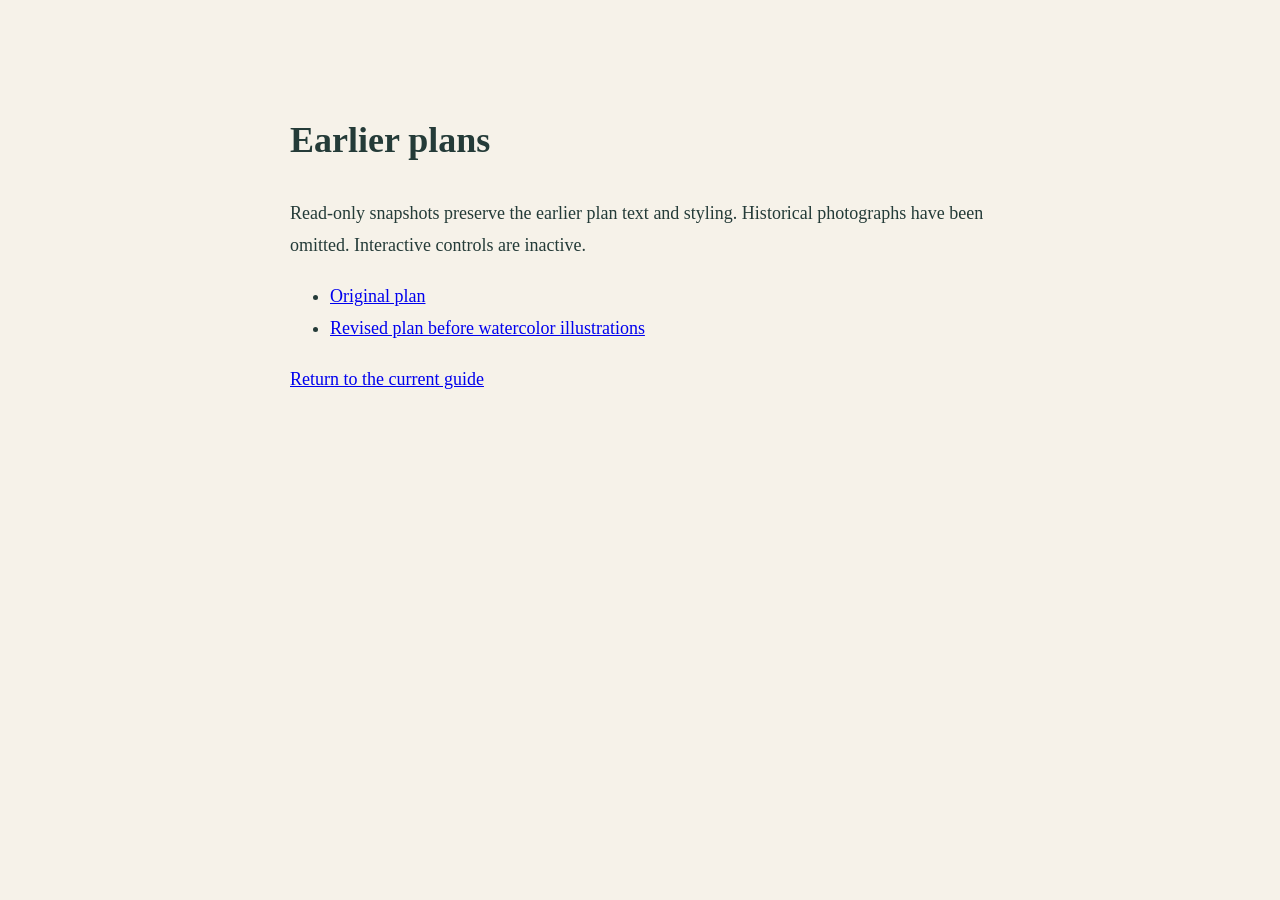
<file: archive/index.html>
<!doctype html><html lang="en"><meta charset="utf-8"><meta name="viewport" content="width=device-width,initial-scale=1"><title>Archived Italy guides</title><style>body{max-width:700px;margin:60px auto;padding:24px;font:18px/1.8 Georgia;background:#f6f2e9;color:#243b38}</style><h1>Earlier plans</h1><p>Read-only snapshots preserve the earlier plan text and styling. Historical photographs have been omitted. Interactive controls are inactive.</p><ul><li><a href="original/">Original plan</a></li><li><a href="revised/">Revised plan before watercolor illustrations</a></li></ul><p><a href="../">Return to the current guide</a></p></html>
</file>
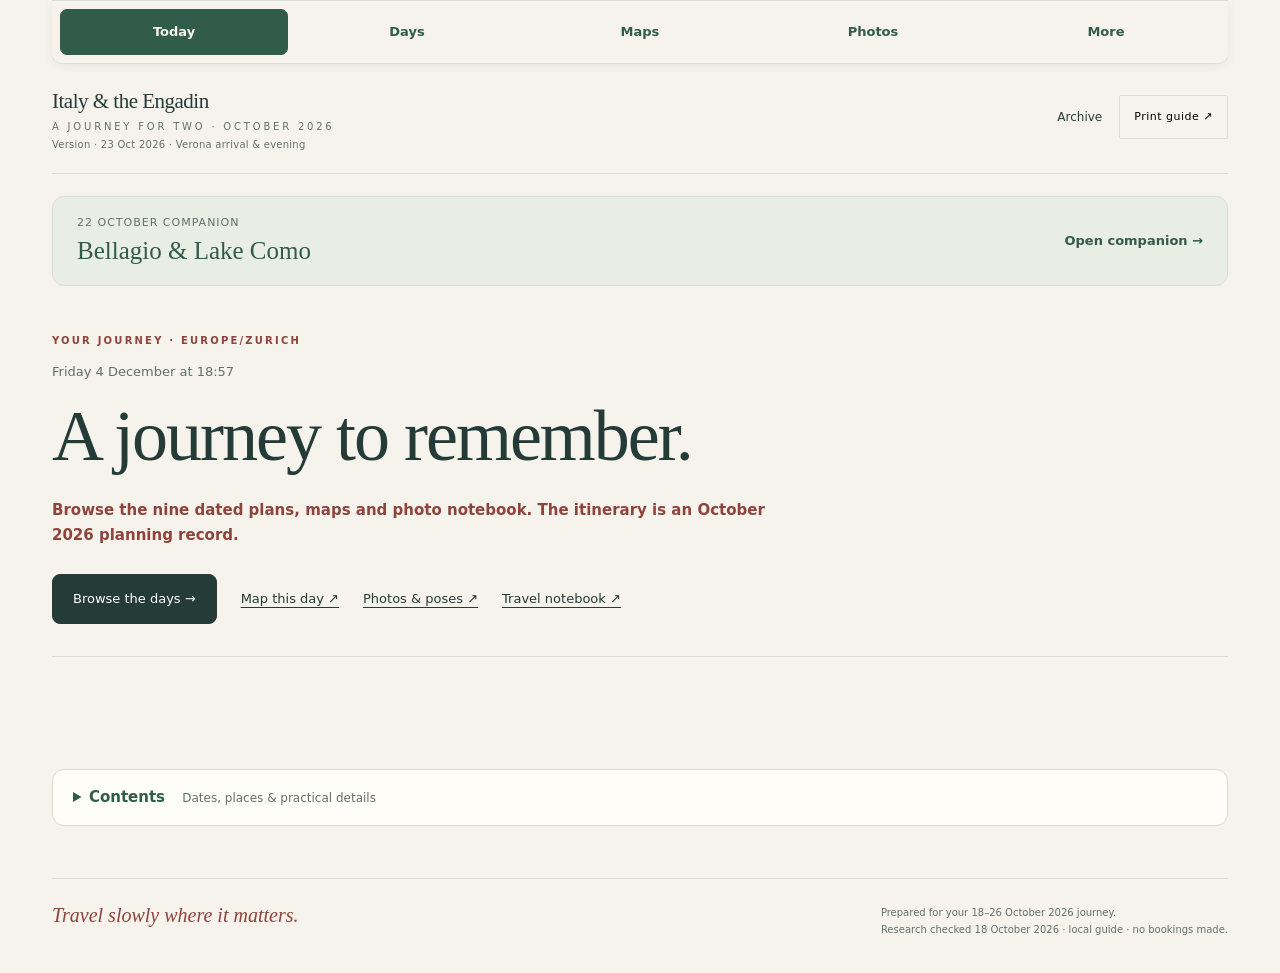
<file: revised/index.html>
<!doctype html><html lang="en"><meta charset="utf-8"><meta name="viewport" content="width=device-width,initial-scale=1"><meta http-equiv="refresh" content="0;url=../"><title>Current guide moved</title><p><a id="latest" href="../">Open the current guide</a> · <a href="../archive/">Earlier plans archive</a></p><script>const link=document.getElementById("latest");link.href="../"+location.search+location.hash;location.replace(link.href);</script></html>
</file>
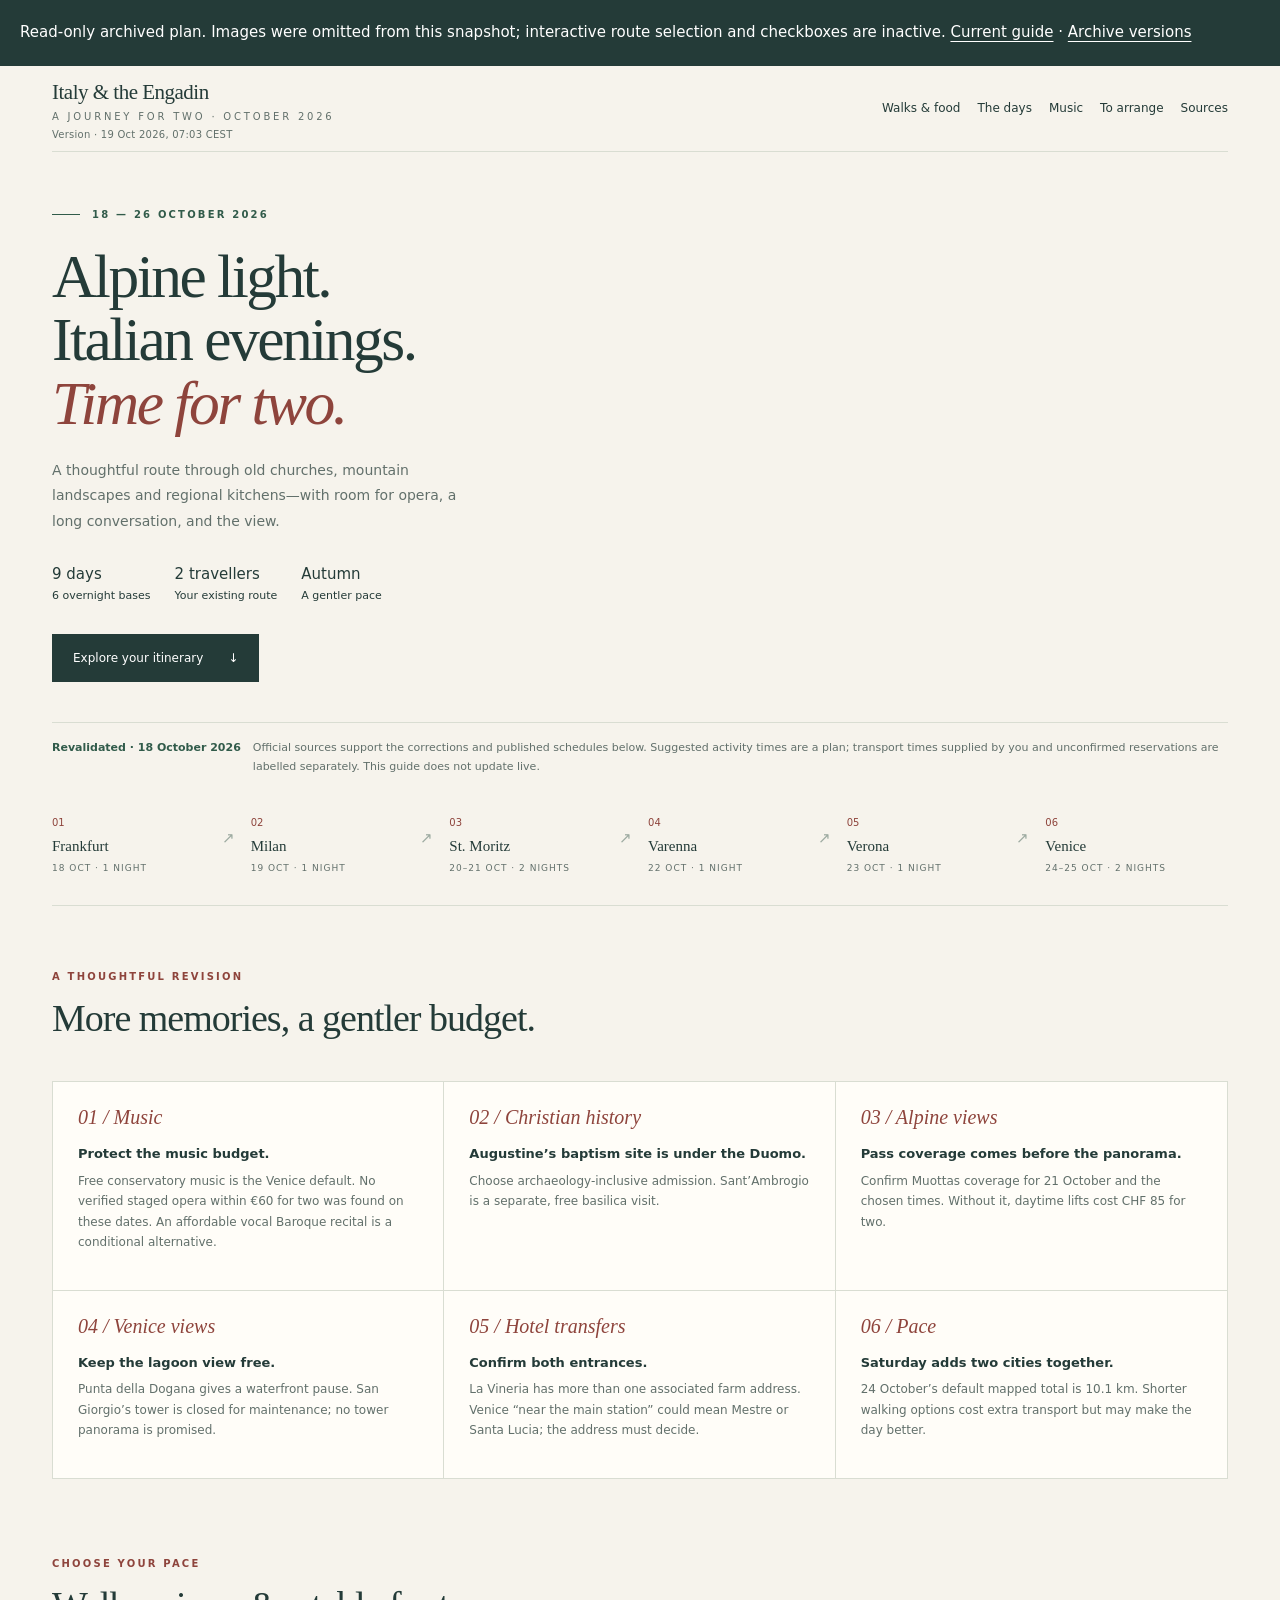
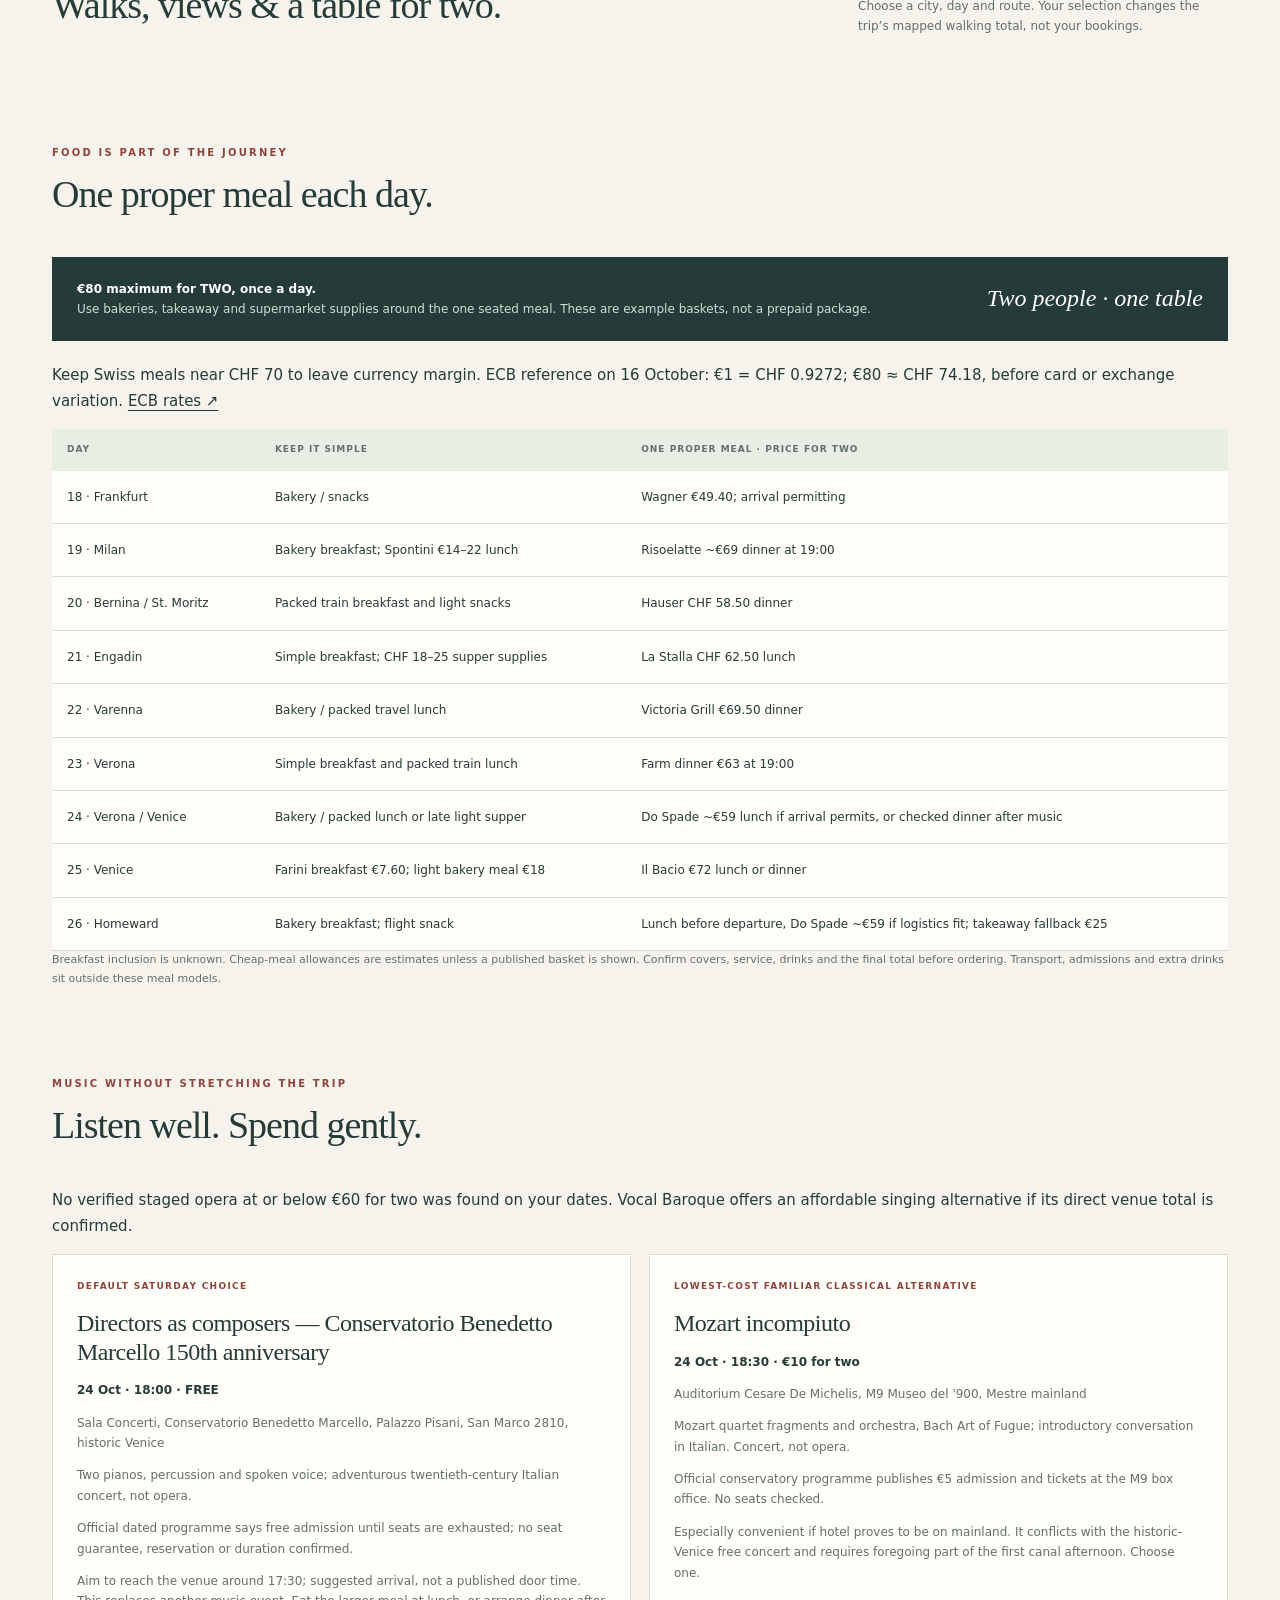
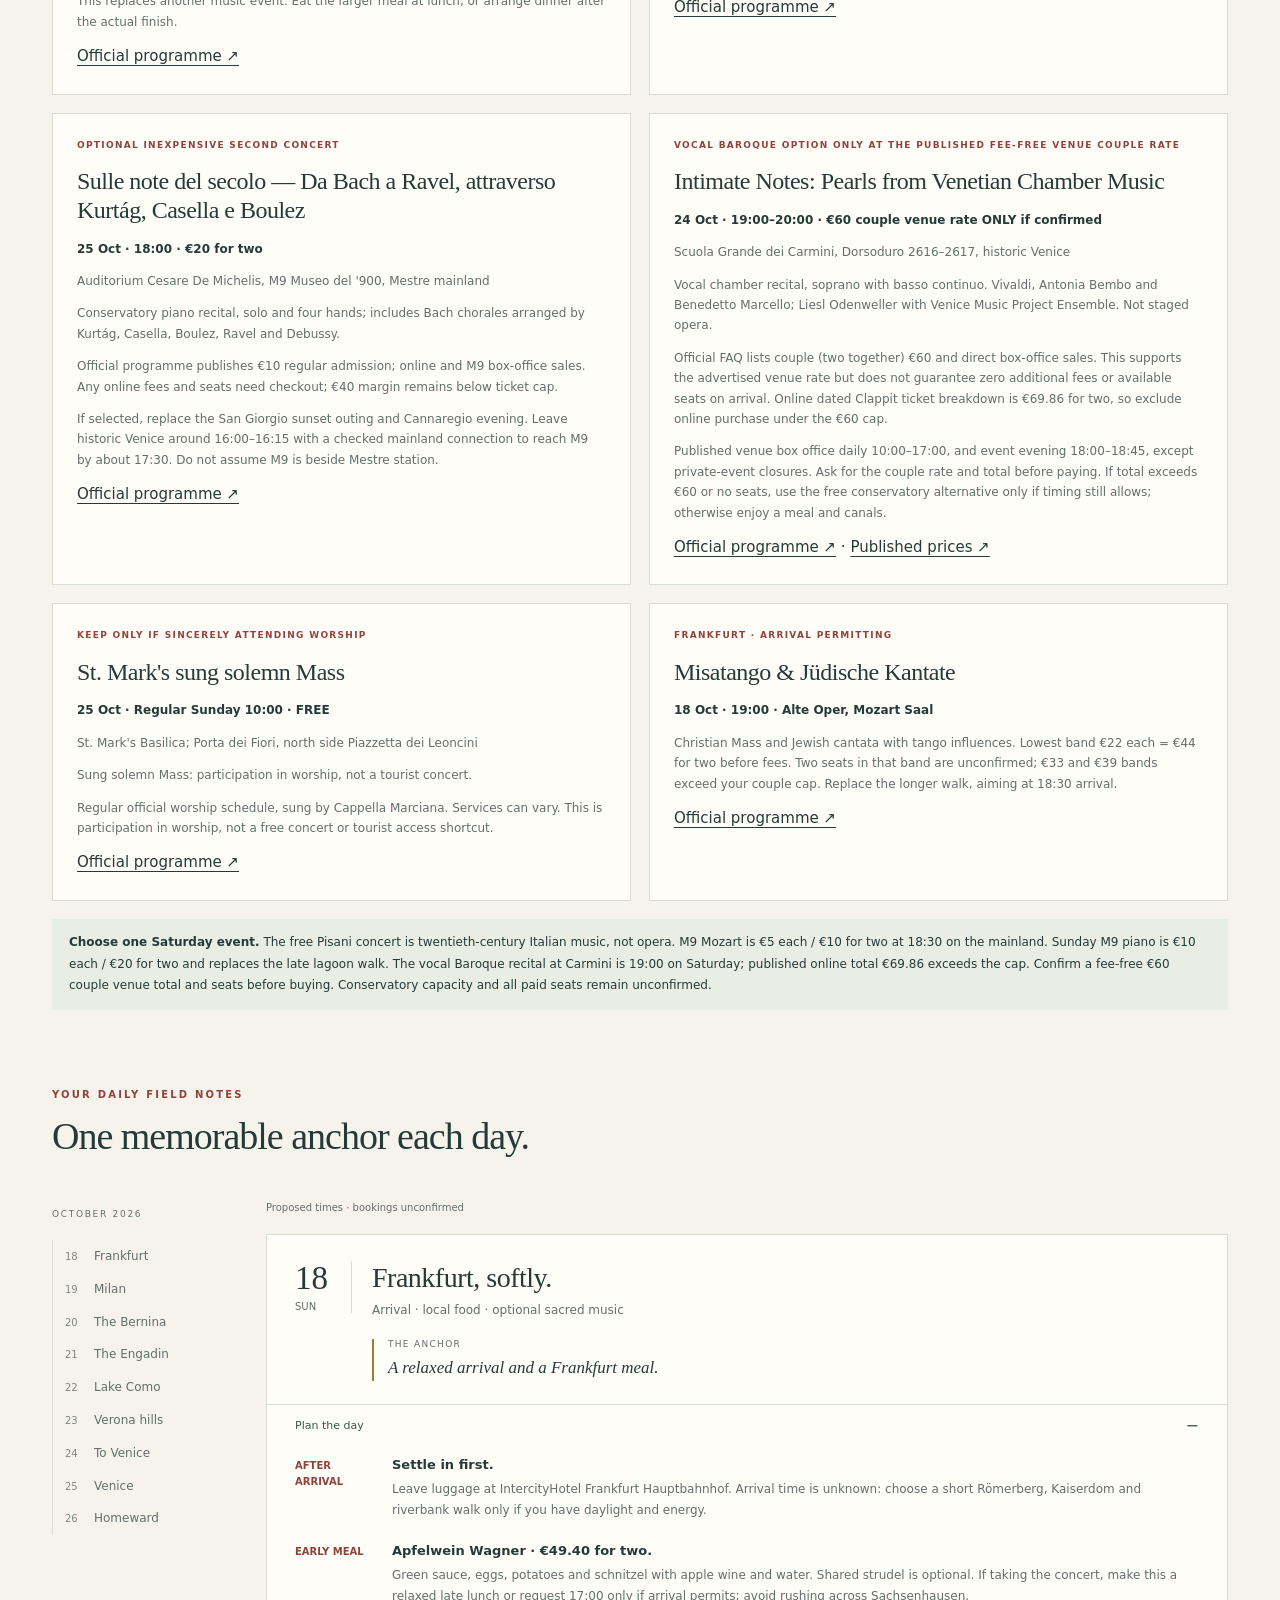
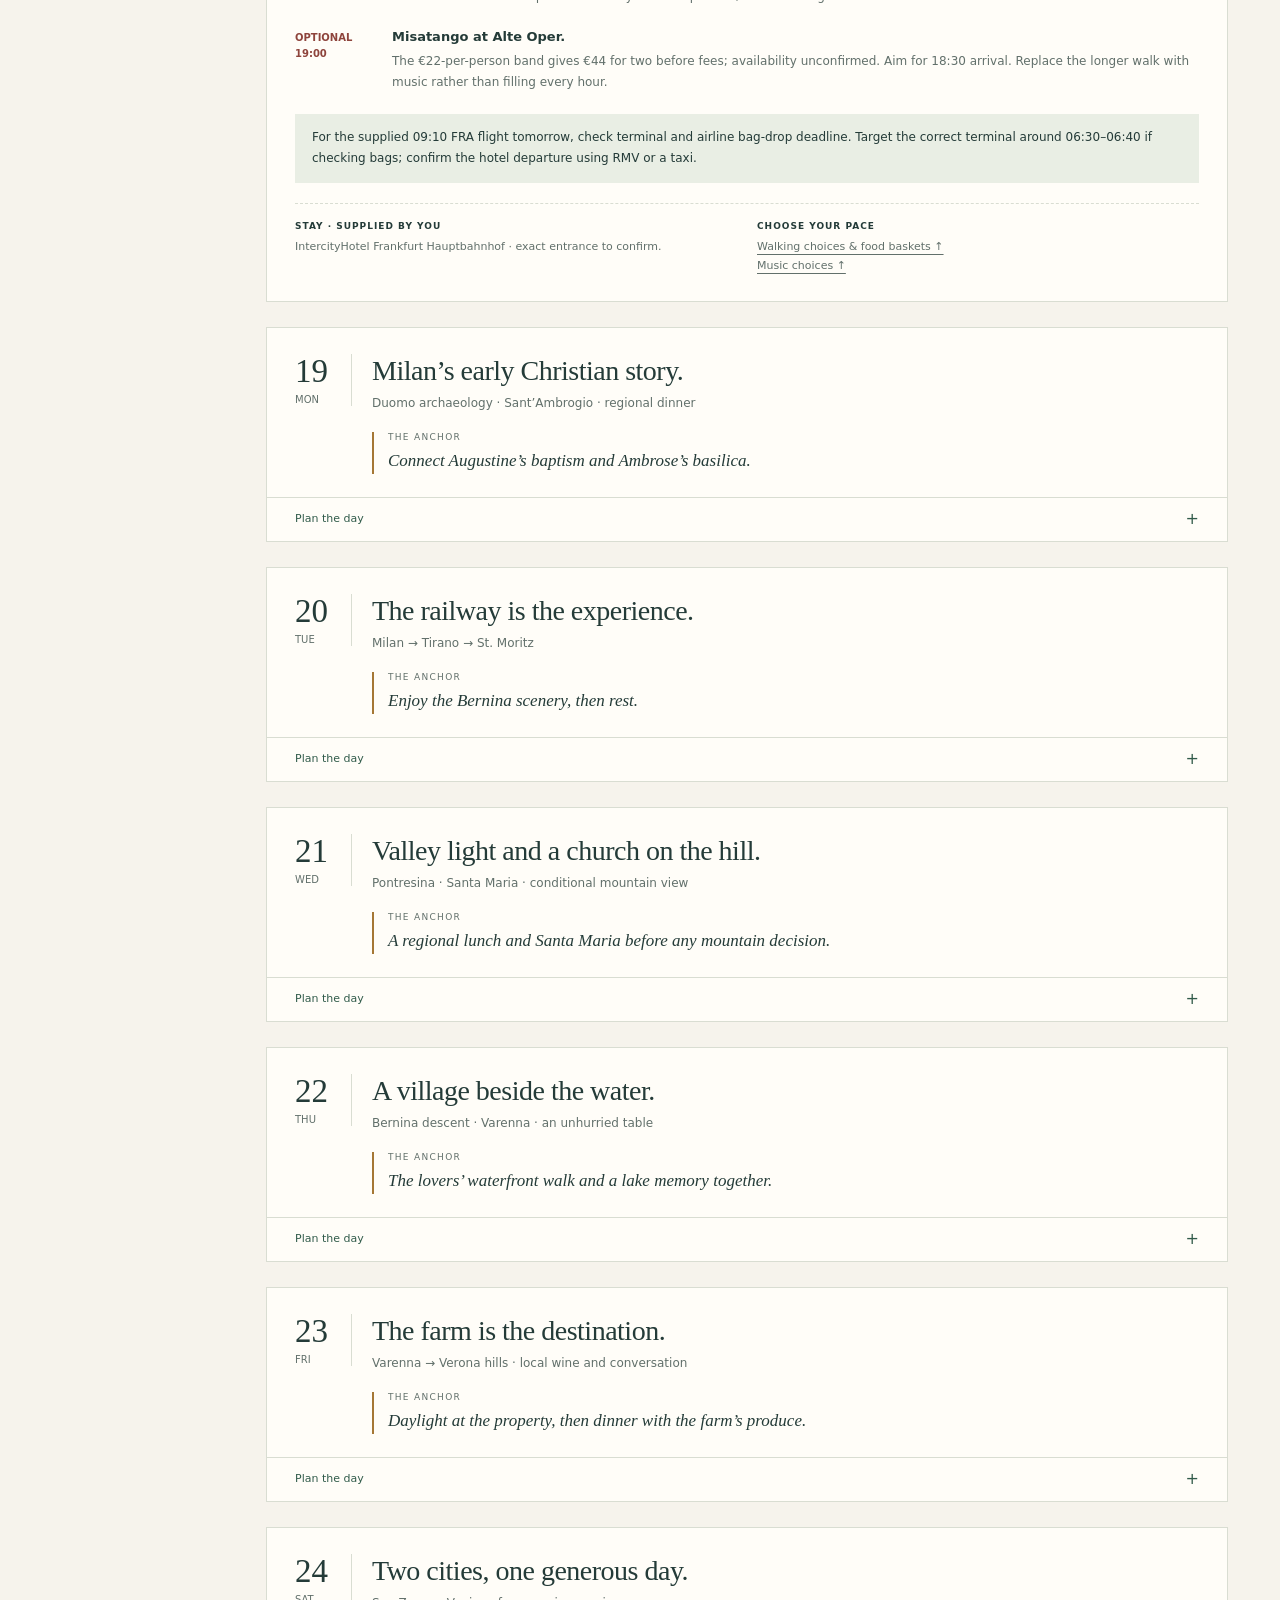
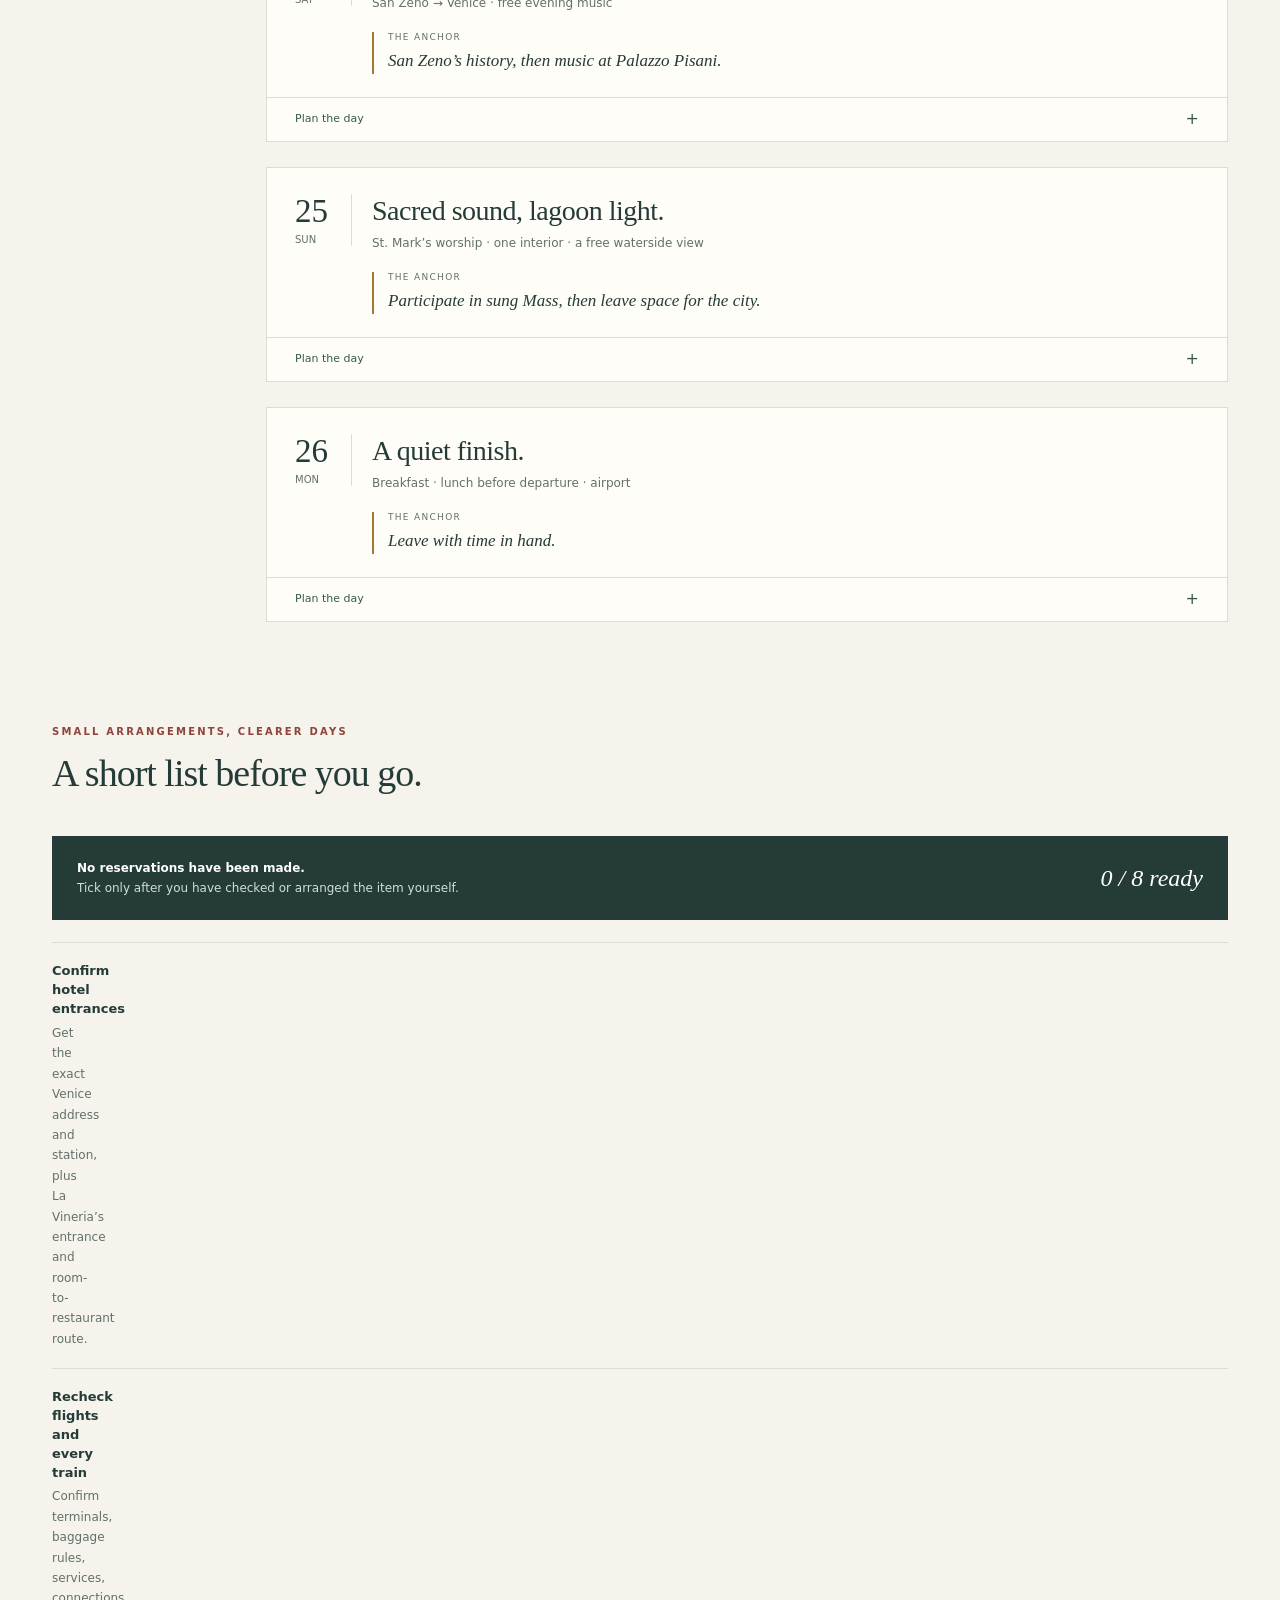
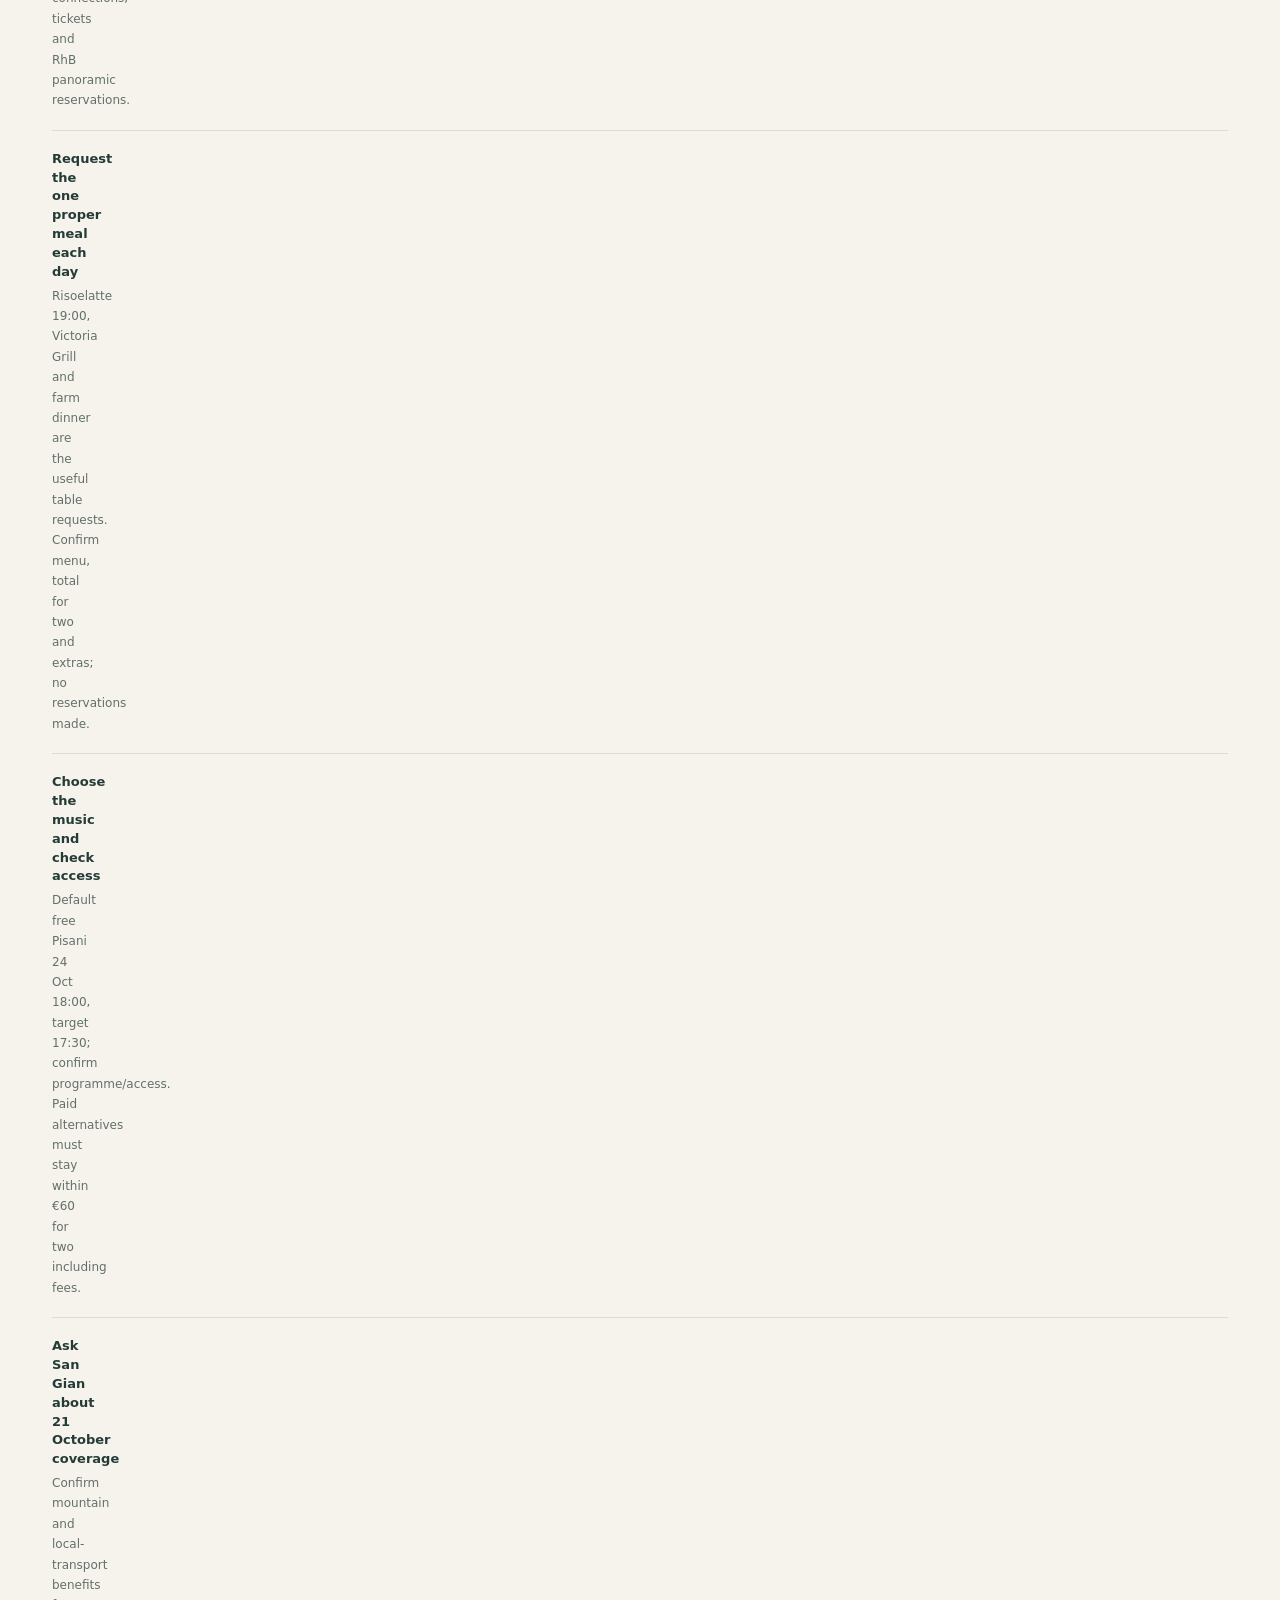
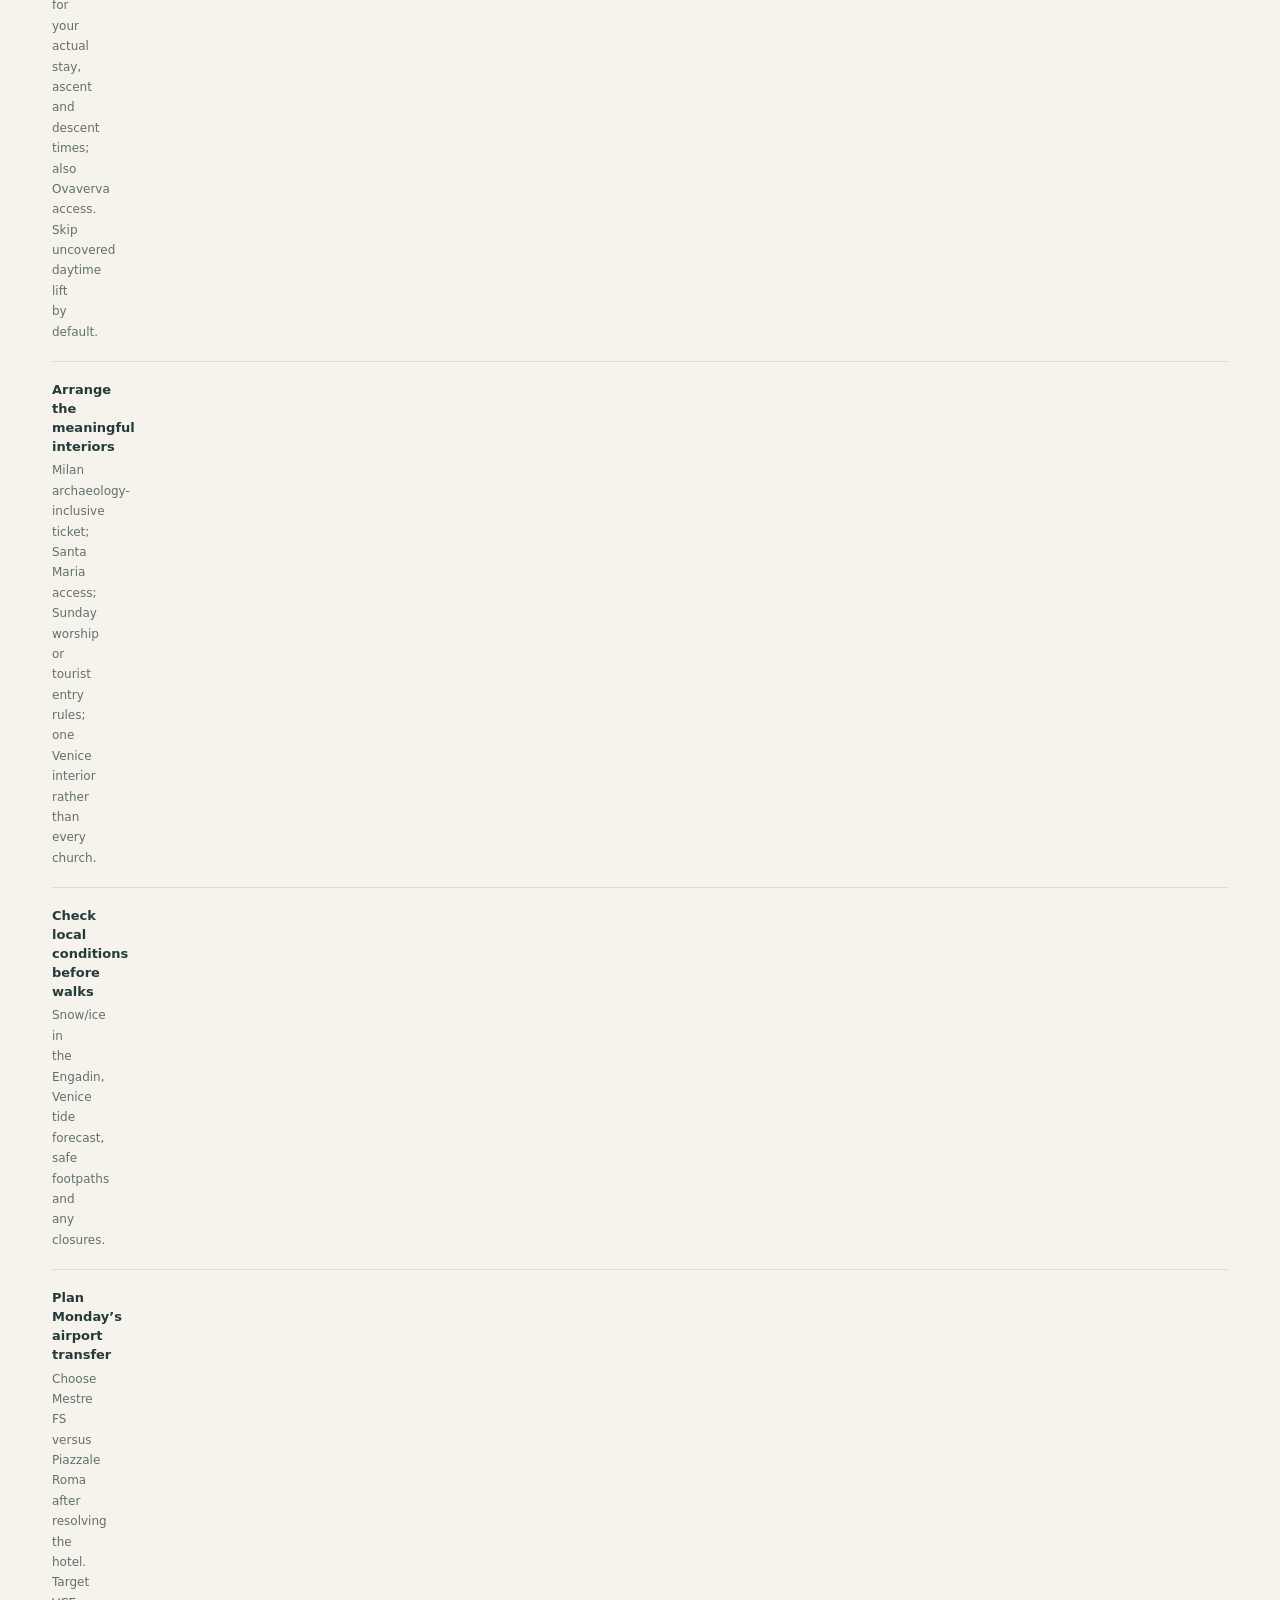
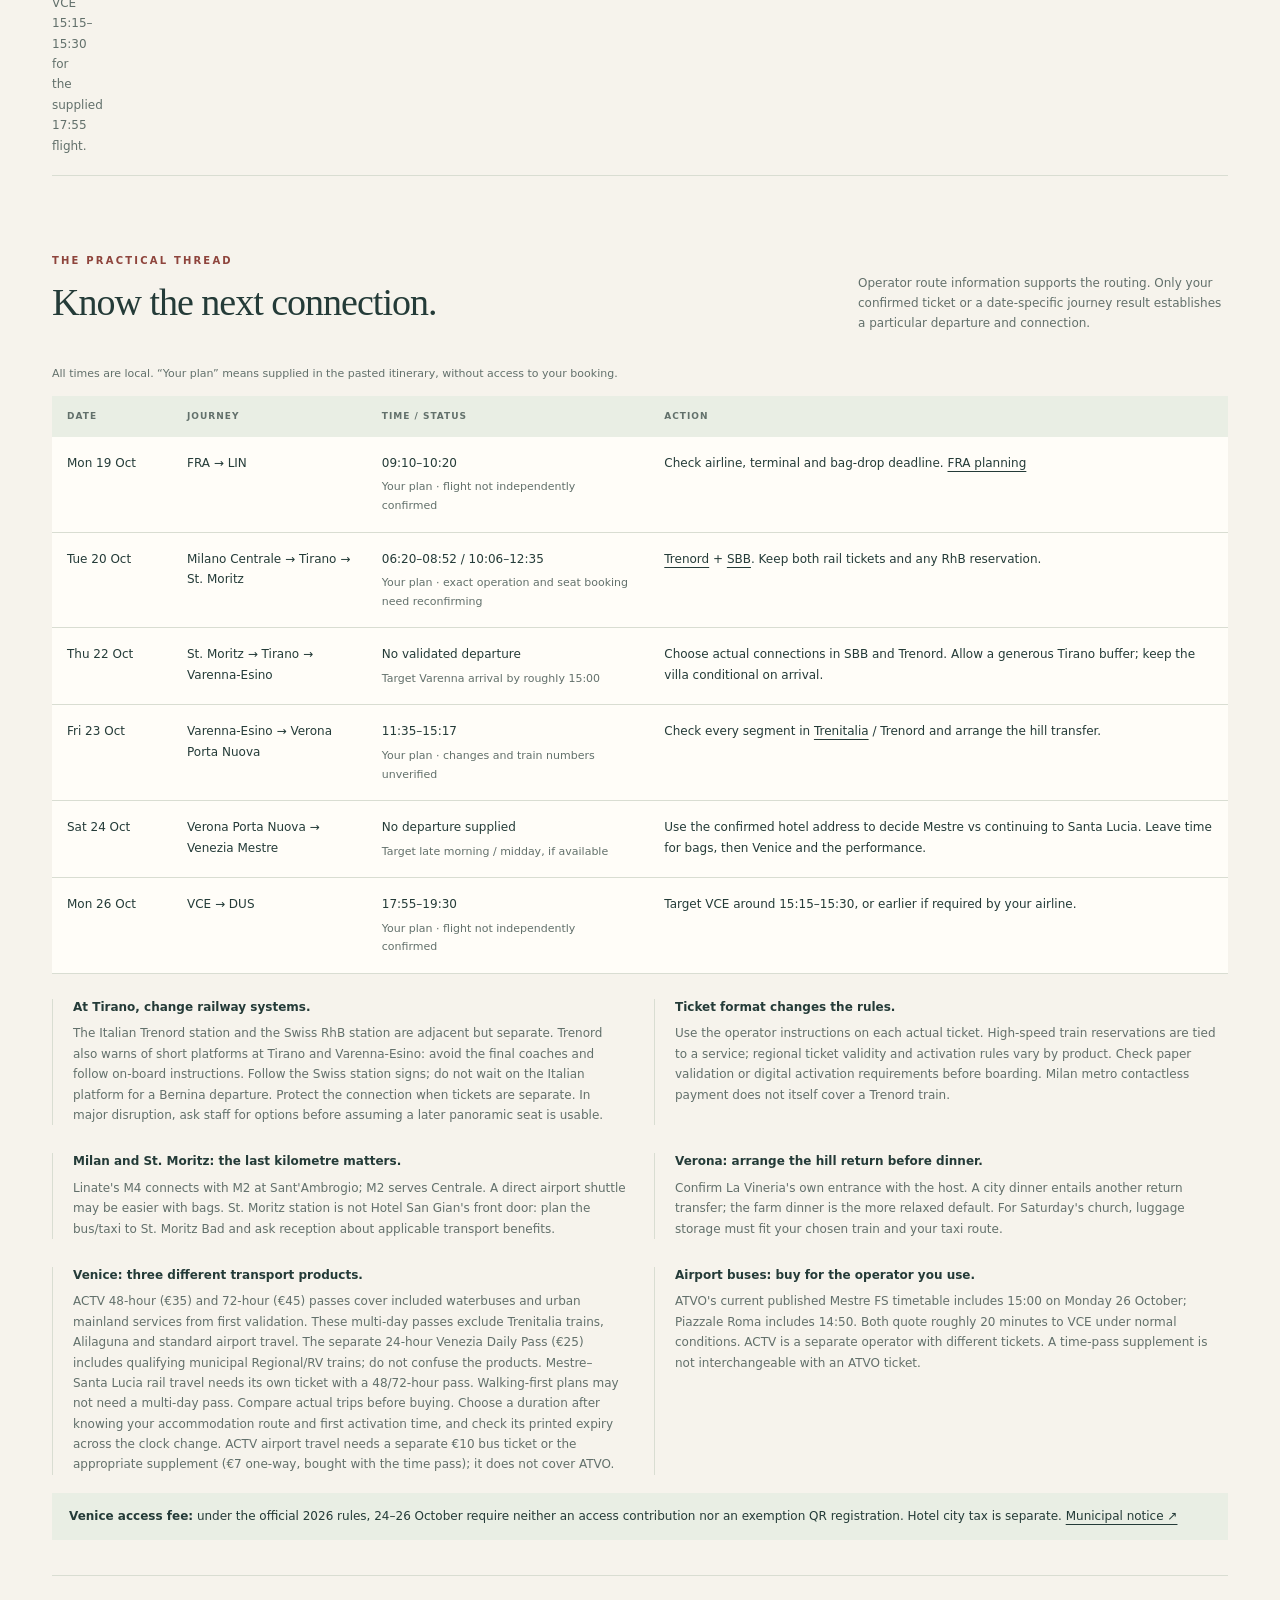
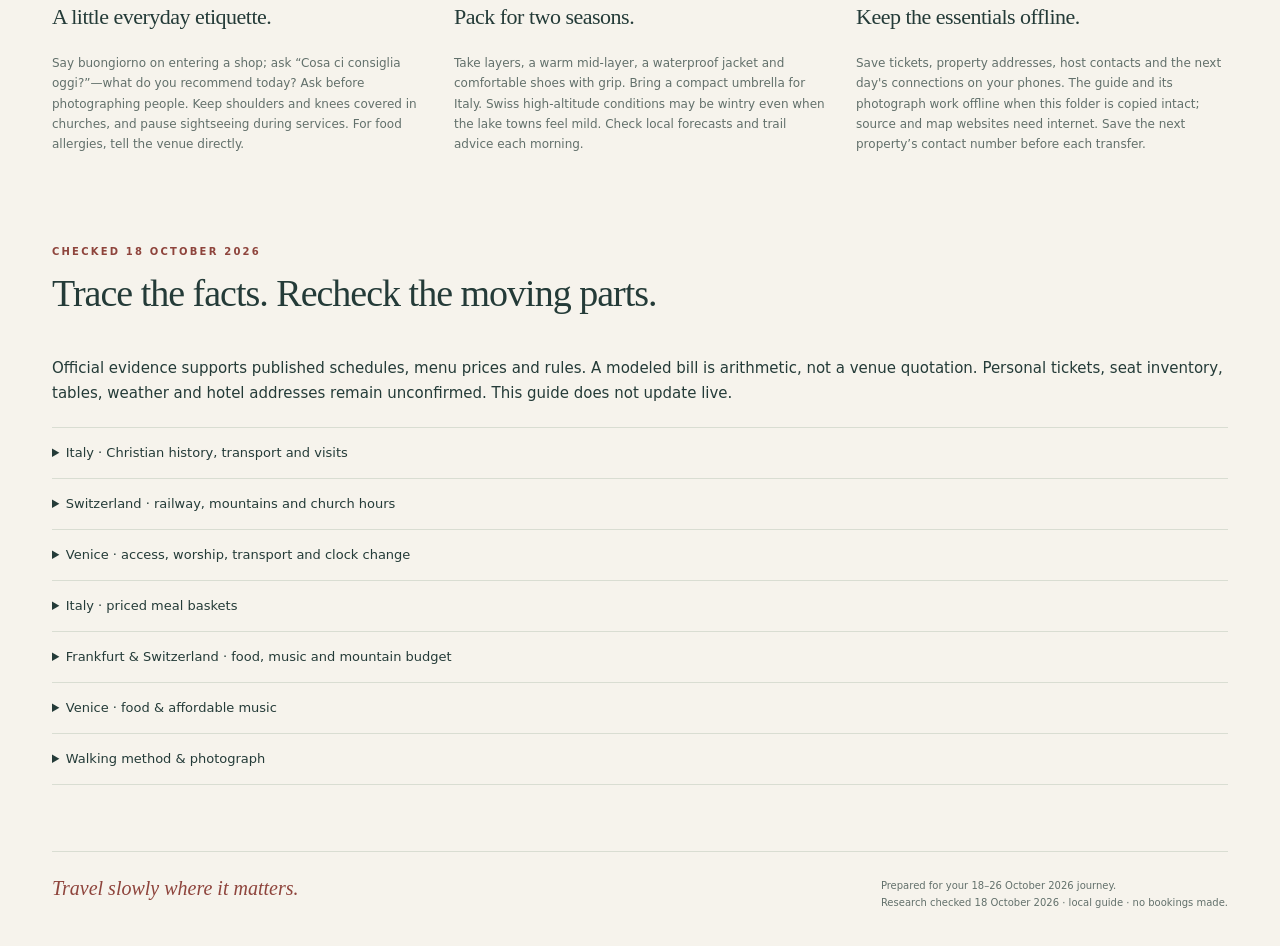
<file: archive/original/index.html>
<!doctype html>
<html lang="en">
<head>
  <meta charset="utf-8">
  <meta name="viewport" content="width=device-width, initial-scale=1">
  <meta name="description" content="A revalidated October 18–26, 2026 journey through Milan, the Engadin, Lake Como, Verona and Venice. Music, Christian history, local food and time for two.">
  <meta name="theme-color" content="#243b38">
  <title>Italy & the Engadin · A journey for two · October 2026</title>
  <link rel="stylesheet" href="style.css">
  <link rel="stylesheet" href="planner.css">




</head>
<body><aside style="padding:20px;background:#243b38;color:white">Read-only archived plan. Images were omitted from this snapshot; interactive route selection and checkboxes are inactive. <a style="color:white" href="../../">Current guide</a> · <a style="color:white" href="../">Archive versions</a></aside>
<a class="skip" href="#main">Skip to trip guide</a>
<div class="wrap">
  <header class="topbar">
    <a class="brand" href="#">Italy &amp; the Engadin<span>A journey for two · October 2026</span><span class="version-stamp" style="font-size:10px;letter-spacing:.025em;text-transform:none;margin-top:5px">Version · <time datetime="2026-10-19T05:03:00Z">19 Oct 2026, 07:03 CEST</time></span></a>
    <nav class="topnav" aria-label="Main navigation"><a href="#city-planner">Walks &amp; food</a><a href="#itinerary">The days</a><a href="#music">Music</a><a href="#bookings">To arrange</a><a href="#sources">Sources</a></nav>
  </header>
  <main id="main">
    <section class="hero" aria-labelledby="trip-title">
      <div class="hero-copy">
        <div class="eyebrow">18 — 26 October 2026</div>
        <h1 id="trip-title">Alpine light.<br>Italian evenings.<br><em>Time for two.</em></h1>
        <p>A thoughtful route through old churches, mountain landscapes and regional kitchens—with room for opera, a long conversation, and the view.</p>
        <div class="hero-meta"><div><strong>9 days</strong>6 overnight bases</div><div><strong>2 travellers</strong>Your existing route</div><div><strong>Autumn</strong>A gentler pace</div></div>
        <a class="button" href="#itinerary">Explore your itinerary <span aria-hidden="true">↓</span></a>
      </div>

    </section>
    <div class="research-note"><strong>Revalidated · 18 October 2026</strong><span>Official sources support the corrections and published schedules below. Suggested activity times are a plan; transport times supplied by you and unconfirmed reservations are labelled separately. This guide does not update live.</span></div>
    <nav class="route" aria-label="Journey route">
      <a href="#day18"><span class="num">01</span>Frankfurt<small>18 Oct · 1 night</small></a><a href="#day19"><span class="num">02</span>Milan<small>19 Oct · 1 night</small></a><a href="#day20"><span class="num">03</span>St. Moritz<small>20–21 Oct · 2 nights</small></a><a href="#day22"><span class="num">04</span>Varenna<small>22 Oct · 1 night</small></a><a href="#day23"><span class="num">05</span>Verona<small>23 Oct · 1 night</small></a><a href="#day24"><span class="num">06</span>Venice<small>24–25 Oct · 2 nights</small></a>
    </nav>

    <section class="section" id="corrections" aria-labelledby="corrections-title"><div class="section-head"><div><div class="section-kicker">A thoughtful revision</div><h2 id="corrections-title">More memories, a gentler budget.</h2></div></div><div class="correction-grid"><article class="correction"><div class="index">01 / Music</div><h4>Protect the music budget.</h4><p>Free conservatory music is the Venice default. No verified staged opera within €60 for two was found on these dates. An affordable vocal Baroque recital is a conditional alternative.</p></article><article class="correction"><div class="index">02 / Christian history</div><h4>Augustine’s baptism site is under the Duomo.</h4><p>Choose archaeology-inclusive admission. Sant’Ambrogio is a separate, free basilica visit.</p></article><article class="correction"><div class="index">03 / Alpine views</div><h4>Pass coverage comes before the panorama.</h4><p>Confirm Muottas coverage for 21 October and the chosen times. Without it, daytime lifts cost CHF 85 for two.</p></article><article class="correction"><div class="index">04 / Venice views</div><h4>Keep the lagoon view free.</h4><p>Punta della Dogana gives a waterfront pause. San Giorgio’s tower is closed for maintenance; no tower panorama is promised.</p></article><article class="correction"><div class="index">05 / Hotel transfers</div><h4>Confirm both entrances.</h4><p>La Vineria has more than one associated farm address. Venice “near the main station” could mean Mestre or Santa Lucia; the address must decide.</p></article><article class="correction"><div class="index">06 / Pace</div><h4>Saturday adds two cities together.</h4><p>24 October’s default mapped total is 10.1 km. Shorter walking options cost extra transport but may make the day better.</p></article></div></section><section class="section" id="city-planner" aria-labelledby="city-planner-title"><div class="section-head"><div><div class="section-kicker">Choose your pace</div><h2 id="city-planner-title">Walks, views &amp; a table for two.</h2></div><p>Choose a city, day and route. Your selection changes the trip’s mapped walking total, not your bookings.</p></div><div id="planner-app"></div><noscript><p>Enable JavaScript for selectable routes and city food cards. Daily plans, budgets and source files remain available below.</p><p><a href="../../research/walking-method.json">Walking options</a> · <a href="../../research/food-italy.json">Italy food baskets</a> · <a href="../../research/food-swiss-frankfurt.json">Swiss &amp; Frankfurt food</a> · <a href="../../research/food-music-venice.json">Venice food &amp; music</a></p></noscript></section><section class="section" id="budget" aria-labelledby="budget-title"><div class="section-head"><div><div class="section-kicker">Food is part of the journey</div><h2 id="budget-title">One proper meal each day.</h2></div></div><div class="plan-bar"><p><strong>€80 maximum for TWO, once a day.</strong><br>Use bakeries, takeaway and supermarket supplies around the one seated meal. These are example baskets, not a prepaid package.</p><span>Two people · one table</span></div><p>Keep Swiss meals near CHF 70 to leave currency margin. ECB reference on 16 October: €1 = CHF 0.9272; €80 ≈ CHF 74.18, before card or exchange variation. <a href="https://www.ecb.europa.eu/stats/policy_and_exchange_rates/euro_reference_exchange_rates/html/index.ff.html" target="_blank" rel="noopener noreferrer">ECB rates ↗</a></p><div class="table-wrap"><table><thead><tr><th scope="col">Day</th><th scope="col">Keep it simple</th><th scope="col">One proper meal · price for two</th></tr></thead><tbody><tr><td>18 · Frankfurt</td><td>Bakery / snacks</td><td>Wagner €49.40; arrival permitting</td></tr><tr><td>19 · Milan</td><td>Bakery breakfast; Spontini €14–22 lunch</td><td>Risoelatte ~€69 dinner at 19:00</td></tr><tr><td>20 · Bernina / St. Moritz</td><td>Packed train breakfast and light snacks</td><td>Hauser CHF 58.50 dinner</td></tr><tr><td>21 · Engadin</td><td>Simple breakfast; CHF 18–25 supper supplies</td><td>La Stalla CHF 62.50 lunch</td></tr><tr><td>22 · Varenna</td><td>Bakery / packed travel lunch</td><td>Victoria Grill €69.50 dinner</td></tr><tr><td>23 · Verona</td><td>Simple breakfast and packed train lunch</td><td>Farm dinner €63 at 19:00</td></tr><tr><td>24 · Verona / Venice</td><td>Bakery / packed lunch or late light supper</td><td>Do Spade ~€59 lunch if arrival permits, or checked dinner after music</td></tr><tr><td>25 · Venice</td><td>Farini breakfast €7.60; light bakery meal €18</td><td>Il Bacio €72 lunch or dinner</td></tr><tr><td>26 · Homeward</td><td>Bakery breakfast; flight snack</td><td>Lunch before departure, Do Spade ~€59 if logistics fit; takeaway fallback €25</td></tr></tbody></table></div><p class="fine">Breakfast inclusion is unknown. Cheap-meal allowances are estimates unless a published basket is shown. Confirm covers, service, drinks and the final total before ordering. Transport, admissions and extra drinks sit outside these meal models.</p></section><section class="section" id="music" aria-labelledby="music-title"><div class="section-head"><div><div class="section-kicker">Music without stretching the trip</div><h2 id="music-title">Listen well. Spend gently.</h2></div></div><p>No verified staged opera at or below €60 for two was found on your dates. Vocal Baroque offers an affordable singing alternative if its direct venue total is confirmed.</p><div class="food-grid"><article class="food-card"><div class="section-kicker">Default Saturday choice</div><h3>Directors as composers — Conservatorio Benedetto Marcello 150th anniversary</h3><p><strong>24 Oct · 18:00 · FREE</strong></p><p>Sala Concerti, Conservatorio Benedetto Marcello, Palazzo Pisani, San Marco 2810, historic Venice</p><p>Two pianos, percussion and spoken voice; adventurous twentieth-century Italian concert, not opera.</p><p>Official dated programme says free admission until seats are exhausted; no seat guarantee, reservation or duration confirmed.</p><p>Aim to reach the venue around 17:30; suggested arrival, not a published door time. This replaces another music event. Eat the larger meal at lunch, or arrange dinner after the actual finish.</p><a href="https://www.conservatoriovenezia.eu/blog/eventi/concerti/direttori-compositori/" target="_blank" rel="noopener noreferrer">Official programme ↗</a></article><article class="food-card"><div class="section-kicker">Lowest-cost familiar classical alternative</div><h3>Mozart incompiuto</h3><p><strong>24 Oct · 18:30 · €10 for two</strong></p><p>Auditorium Cesare De Michelis, M9 Museo del '900, Mestre mainland</p><p>Mozart quartet fragments and orchestra, Bach Art of Fugue; introductory conversation in Italian. Concert, not opera.</p><p>Official conservatory programme publishes €5 admission and tickets at the M9 box office. No seats checked.</p><p>Especially convenient if hotel proves to be on mainland. It conflicts with the historic-Venice free concert and requires foregoing part of the first canal afternoon. Choose one.</p><a href="https://www.conservatoriovenezia.eu/blog/eventi/collaborazioni/mozart-incompiuto/" target="_blank" rel="noopener noreferrer">Official programme ↗</a></article><article class="food-card"><div class="section-kicker">Optional inexpensive second concert</div><h3>Sulle note del secolo — Da Bach a Ravel, attraverso Kurtág, Casella e Boulez</h3><p><strong>25 Oct · 18:00 · €20 for two</strong></p><p>Auditorium Cesare De Michelis, M9 Museo del '900, Mestre mainland</p><p>Conservatory piano recital, solo and four hands; includes Bach chorales arranged by Kurtág, Casella, Boulez, Ravel and Debussy.</p><p>Official programme publishes €10 regular admission; online and M9 box-office sales. Any online fees and seats need checkout; €40 margin remains below ticket cap.</p><p>If selected, replace the San Giorgio sunset outing and Cannaregio evening. Leave historic Venice around 16:00–16:15 with a checked mainland connection to reach M9 by about 17:30. Do not assume M9 is beside Mestre station.</p><a href="https://www.conservatoriovenezia.eu/blog/eventi/concerti/kurtag-casella-boulez/" target="_blank" rel="noopener noreferrer">Official programme ↗</a></article><article class="food-card"><div class="section-kicker">Vocal Baroque option only at the published fee-free venue couple rate</div><h3>Intimate Notes: Pearls from Venetian Chamber Music</h3><p><strong>24 Oct · 19:00–20:00 · €60 couple venue rate ONLY if confirmed</strong></p><p>Scuola Grande dei Carmini, Dorsoduro 2616–2617, historic Venice</p><p>Vocal chamber recital, soprano with basso continuo. Vivaldi, Antonia Bembo and Benedetto Marcello; Liesl Odenweller with Venice Music Project Ensemble. Not staged opera.</p><p>Official FAQ lists couple (two together) €60 and direct box-office sales. This supports the advertised venue rate but does not guarantee zero additional fees or available seats on arrival. Online dated Clappit ticket breakdown is €69.86 for two, so exclude online purchase under the €60 cap.</p><p>Published venue box office daily 10:00–17:00, and event evening 18:00–18:45, except private-event closures. Ask for the couple rate and total before paying. If total exceeds €60 or no seats, use the free conservatory alternative only if timing still allows; otherwise enjoy a meal and canals.</p><a href="https://venicemusicproject.it/concert/intimate-notes-pearls-from-venetian-chamber-music/" target="_blank" rel="noopener noreferrer">Official programme ↗</a> · <a href="https://venicemusicproject.it/faq/" target="_blank" rel="noopener noreferrer">Published prices ↗</a></article><article class="food-card"><div class="section-kicker">Keep only if sincerely attending worship</div><h3>St. Mark's sung solemn Mass</h3><p><strong>25 Oct · Regular Sunday 10:00 · FREE</strong></p><p>St. Mark's Basilica; Porta dei Fiori, north side Piazzetta dei Leoncini</p><p>Sung solemn Mass: participation in worship, not a tourist concert.</p><p>Regular official worship schedule, sung by Cappella Marciana. Services can vary. This is participation in worship, not a free concert or tourist access shortcut.</p><p></p><a href="https://www.basilicasanmarco.it/en/liturgical-services/" target="_blank" rel="noopener noreferrer">Official programme ↗</a></article><article class="food-card"><div class="section-kicker">Frankfurt · arrival permitting</div><h3>Misatango &amp; Jüdische Kantate</h3><p><strong>18 Oct · 19:00 · Alte Oper, Mozart Saal</strong></p><p>Christian Mass and Jewish cantata with tango influences. Lowest band €22 each = €44 for two before fees. Two seats in that band are unconfirmed; €33 and €39 bands exceed your couple cap. Replace the longer walk, aiming at 18:30 arrival.</p><a href="https://www.alteoper.de/de/programm/misatango-judische-kantate/19091" target="_blank" rel="noopener noreferrer">Official programme ↗</a></article></div><div class="callout"><strong>Choose one Saturday event.</strong> The free Pisani concert is twentieth-century Italian music, not opera. M9 Mozart is €5 each / €10 for two at 18:30 on the mainland. Sunday M9 piano is €10 each / €20 for two and replaces the late lagoon walk. The vocal Baroque recital at Carmini is 19:00 on Saturday; published online total €69.86 exceeds the cap. Confirm a fee-free €60 couple venue total and seats before buying. Conservatory capacity and all paid seats remain unconfirmed.</div></section><section class="section" id="itinerary" aria-labelledby="itinerary-title"><div class="section-head"><div><div class="section-kicker">Your daily field notes</div><h2 id="itinerary-title">One memorable anchor each day.</h2></div></div><div class="layout"><nav class="daynav" aria-label="Choose a day"><p>October 2026</p><a href="#day18"><small>18</small>Frankfurt</a><a href="#day19"><small>19</small>Milan</a><a href="#day20"><small>20</small>The Bernina</a><a href="#day21"><small>21</small>The Engadin</a><a href="#day22"><small>22</small>Lake Como</a><a href="#day23"><small>23</small>Verona hills</a><a href="#day24"><small>24</small>To Venice</a><a href="#day25"><small>25</small>Venice</a><a href="#day26"><small>26</small>Homeward</a></nav><div><div class="itinerary-tools"><span>Proposed times · bookings unconfirmed</span></div><article class="day" id="day18"><div class="day-head"><div class="date"><strong>18</strong>Sun</div><div><h3>Frankfurt, softly.</h3><p class="day-sub">Arrival · local food · optional sacred music</p></div></div><p class="anchor"><span>The anchor</span>A relaxed arrival and a Frankfurt meal.</p><details open><summary>Plan the day</summary><div class="day-content"><ol class="timeline"><li><div class="when">After arrival</div><div><h4>Settle in first.</h4><p>Leave luggage at IntercityHotel Frankfurt Hauptbahnhof. Arrival time is unknown: choose a short Römerberg, Kaiserdom and riverbank walk only if you have daylight and energy.</p></div></li><li><div class="when">Early meal</div><div><h4>Apfelwein Wagner · €49.40 for two.</h4><p>Green sauce, eggs, potatoes and schnitzel with apple wine and water. Shared strudel is optional. If taking the concert, make this a relaxed late lunch or request 17:00 only if arrival permits; avoid rushing across Sachsenhausen.</p></div></li><li><div class="when">Optional 19:00</div><div><h4>Misatango at Alte Oper.</h4><p>The €22-per-person band gives €44 for two before fees; availability unconfirmed. Aim for 18:30 arrival. Replace the longer walk with music rather than filling every hour.</p></div></li></ol><div class="callout">For the supplied 09:10 FRA flight tomorrow, check terminal and airline bag-drop deadline. Target the correct terminal around 06:30–06:40 if checking bags; confirm the hotel departure using RMV or a taxi.</div><div class="day-foot"><div><strong>Stay · supplied by you</strong>IntercityHotel Frankfurt Hauptbahnhof · exact entrance to confirm.</div><div><strong>Choose your pace</strong><a href="#city-planner">Walking choices &amp; food baskets ↑</a><br><a href="#music">Music choices ↑</a></div></div></div></details></article><article class="day" id="day19"><div class="day-head"><div class="date"><strong>19</strong>Mon</div><div><h3>Milan’s early Christian story.</h3><p class="day-sub">Duomo archaeology · Sant’Ambrogio · regional dinner</p></div></div><p class="anchor"><span>The anchor</span>Connect Augustine’s baptism and Ambrose’s basilica.</p><details ><summary>Plan the day</summary><div class="day-content"><ol class="timeline"><li><div class="when">10:20 · supplied flight</div><div><h4>Land at Linate; drop luggage.</h4><p>Your flight is stated as 09:10–10:20. Allow 60–90 minutes for exit, transfer and the final walk. A direct Centrale shuttle or M4 → M2 are options. Keep lunch simple at Spontini Duomo: roughly €14–22 for two.</p></div></li><li><div class="when">13:30–15:00</div><div><h4>Duomo and San Giovanni alle Fonti.</h4><p>Buy an official ticket explicitly including the archaeological area, where Ambrose baptised Augustine in AD 387. The roof is optional: protect time and money for the church story.</p></div></li><li><div class="when">15:30–16:30</div><div><h4>Sant’Ambrogio.</h4><p>Monday visitor window 14:30–18:00; worship takes priority. The main basilica is free. Explore the atrium and accessible crypt without rushing.</p></div></li><li><div class="when">19:00</div><div><h4>Risoelatte Duomo.</h4><p>Request the earliest dinner table, Via Manfredo Camperio 6. Ossobuco with risotto, saffron risotto and shared tiramisu cost €57; allow €12 for water and two covers, about €69 for two. Confirm extras.</p></div></li></ol><div class="callout">Return to the guesthouse and pack for the supplied 06:20 train. Keep tonight for dinner and sleep.</div><div class="day-foot"><div><strong>Stay · supplied by you</strong>Guesthouse Central Station Group · Via Ponte Seveso 18. Confirm luggage drop and early checkout.</div><div><strong>Choose your pace</strong><a href="#city-planner">Walking choices &amp; food baskets ↑</a><br><a href="#music">Music choices ↑</a></div></div></div></details></article><article class="day" id="day20"><div class="day-head"><div class="date"><strong>20</strong>Tue</div><div><h3>The railway is the experience.</h3><p class="day-sub">Milan → Tirano → St. Moritz</p></div></div><p class="anchor"><span>The anchor</span>Enjoy the Bernina scenery, then rest.</p><details ><summary>Plan the day</summary><div class="day-content"><ol class="timeline"><li><div class="when">05:50 target</div><div><h4>Breakfast packed; reach Centrale.</h4><p>Supplied trains: 06:20–08:52 Milan–Tirano and 10:06–12:35 Tirano–St. Moritz. Verify exact services and seat reservations. The 74-minute change works only if these times operate as stated. Italian and RhB stations are adjacent but separate.</p></div></li><li><div class="when">Across the pass</div><div><h4>Look up from the camera.</h4><p>Watch Brusio, Poschiavo, Alp Grüm and Lago Bianco. Regional trains and Bernina Express use the same scenic line. A panoramic Express needs its seat reservation as well as a ticket.</p></div></li><li><div class="when">After arrival</div><div><h4>Hotel, lake and Hauser.</h4><p>San Gian is in St. Moritz Bad; use a bus or taxi with luggage. Keep the walk short and combine Hauser in Dorf with your outing: CHF 58.50 for two, or CHF 68 with shared dessert. Cheap train snacks handle the other meal.</p></div></li><li><div class="when">Later</div><div><h4>Ovaverva, if included.</h4><p>Confirm the hotel’s pool/spa entry procedure, areas and opening that day. No second mountain excursion is needed.</p></div></li></ol><div class="callout">Hauser’s published summer evening menu is the pricing basis; check the autumn menu. No wine is included in the CHF 58.50 basket.</div><div class="day-foot"><div><strong>Stay · supplied by you</strong>Hotel San Gian, St. Moritz Bad · first of two nights.</div><div><strong>Choose your pace</strong><a href="#city-planner">Walking choices &amp; food baskets ↑</a><br><a href="#music">Music choices ↑</a></div></div></div></details></article><article class="day" id="day21"><div class="day-head"><div class="date"><strong>21</strong>Wed</div><div><h3>Valley light and a church on the hill.</h3><p class="day-sub">Pontresina · Santa Maria · conditional mountain view</p></div></div><p class="anchor"><span>The anchor</span>A regional lunch and Santa Maria before any mountain decision.</p><details ><summary>Plan the day</summary><div class="day-content"><ol class="timeline"><li><div class="when">Morning</div><div><h4>Free valley or lakeside walk.</h4><p>Ask reception about ice and snow. Use a short dry section; the longer Lej da Staz option is optional and adds substantial distance. Larch colour is possible, never assured.</p></div></li><li><div class="when">12:00</div><div><h4>La Stalla lunch · CHF 62.50 for two.</h4><p>Capuns, pizzoccheri and a litre of charged tap water/service. Or use the CHF 35 two-pizza basket. Buy cheap supper supplies before the afternoon church visit.</p></div></li><li><div class="when">15:30</div><div><h4>Santa Maria, Pontresina.</h4><p>Published weekday access is 15:30–17:30 through 23 October; no photography inside. The free guided visit is 17:00–17:30 on 21 October: choose it instead if local explanation matters more than an early mountain view.</p></div></li><li><div class="when">After church</div><div><h4>Muottas Muragl: view and coffee only if covered.</h4><p>First confirm your San Gian pass covers 21 October AND the intended ascent/descent times. With a clear forecast and confirmed coverage, go up for views and two cafés crème, CHF 11. Check the café’s service and valley return. Otherwise enjoy the valley.</p></div></li></ol><div class="callout">Without pass coverage, daytime funicular return is CHF 85 for two; the CHF 36 evening return starts at 18:00 and sacrifices daylight. Neither is a default budget purchase. Optional mountain dinner: two udon plus water CHF 68.70, replacing the proper meal, with lift extra.</div><div class="day-foot"><div><strong>Stay · supplied by you</strong>Hotel San Gian · second night. No mountain dinner reservation by default.</div><div><strong>Choose your pace</strong><a href="#city-planner">Walking choices &amp; food baskets ↑</a><br><a href="#music">Music choices ↑</a></div></div></div></details></article><article class="day" id="day22"><div class="day-head"><div class="date"><strong>22</strong>Thu</div><div><h3>A village beside the water.</h3><p class="day-sub">Bernina descent · Varenna · an unhurried table</p></div></div><p class="anchor"><span>The anchor</span>The lovers’ waterfront walk and a lake memory together.</p><details ><summary>Plan the day</summary><div class="day-content"><ol class="timeline"><li><div class="when">Morning</div><div><h4>Travel back through Tirano.</h4><p>Choose actual SBB/Trenord connections, with a generous buffer for separate tickets. Aim for Varenna by roughly 15:00; no departure is validated.</p></div></li><li><div class="when">Afternoon</div><div><h4>Luggage down, then the waterfront.</h4><p>Follow Passeggiata degli Innamorati, San Giorgio and the old village. Sit by the water for a conversation and a photo together. Villa Monastero is optional if arrival allows: garden €26 for two, garden plus house €30. Interior/garden circulation is extra walking.</p></div></li><li><div class="when">19:00</div><div><h4>Victoria Grill · €69.50 for two.</h4><p>Shared bresaola, two perch risottos, shared tiramisu, water and covers. This is the square-facing Grill, not premium Visteria. Confirm October operation and menu. Two pizzas, water and covers at the same venue offer a €31.50 fallback.</p></div></li></ol><div class="callout">ALMA’s pizza model is about €37 including an €8 cover allowance, but its exact kitchen hours are unconfirmed. Do not rely on it without checking.</div><div class="day-foot"><div><strong>Stay · supplied by you</strong>Albergo Milano, Varenna · confirm room and luggage arrangements.</div><div><strong>Choose your pace</strong><a href="#city-planner">Walking choices &amp; food baskets ↑</a><br><a href="#music">Music choices ↑</a></div></div></div></details></article><article class="day" id="day23"><div class="day-head"><div class="date"><strong>23</strong>Fri</div><div><h3>The farm is the destination.</h3><p class="day-sub">Varenna → Verona hills · local wine and conversation</p></div></div><p class="anchor"><span>The anchor</span>Daylight at the property, then dinner with the farm’s produce.</p><details ><summary>Plan the day</summary><div class="day-content"><ol class="timeline"><li><div class="when">Morning</div><div><h4>One last lake pause.</h4><p>Keep breakfast simple and buy a packed lunch for the journey. Your supplied Verona trip is 11:35–15:17; train changes and numbers still need checking.</p></div></li><li><div class="when">After arrival</div><div><h4>Transfer to La Vineria.</h4><p>Confirm the host’s exact entrance and arrange a station–farm taxi. Leave the city sightseeing for tomorrow; farm grounds and transfers are outside the mapped total.</p></div></li><li><div class="when">19:00</div><div><h4>Corte San Mattia · €63 for two.</h4><p>Shared goat cheese, two tagliatelle, shared tiramisu, two Valpolicella glasses, water and covers. Ask the host how the harvest went or which cheese pairs with the wine already on the table. A separate paid tasting or tour is unnecessary.</p></div></li></ol><div class="callout">Confirm the room-to-restaurant route and table. The farm menu supports the budget; availability remains unconfirmed.</div><div class="day-foot"><div><strong>Stay · supplied by you</strong>La Vineria / Corte San Mattia area · exact booking address required.</div><div><strong>Choose your pace</strong><a href="#city-planner">Walking choices &amp; food baskets ↑</a><br><a href="#music">Music choices ↑</a></div></div></div></details></article><article class="day" id="day24"><div class="day-head"><div class="date"><strong>24</strong>Sat</div><div><h3>Two cities, one generous day.</h3><p class="day-sub">San Zeno → Venice · free evening music</p></div></div><p class="anchor"><span>The anchor</span>San Zeno’s history, then music at Palazzo Pisani.</p><details ><summary>Plan the day</summary><div class="day-content"><ol class="timeline"><li><div class="when">Morning</div><div><h4>Drop bags and choose the shorter route if needed.</h4><p>The station–San Zeno–Castelvecchio–Arena loop is 5.45 km before visits. Taxi to San Zeno and walk back: 3.54 km, with taxi fare extra. Allow church time, luggage collection and a train buffer. Single-church entry is €8 for two.</p></div></li><li><div class="when">Late morning / midday</div><div><h4>Train to the correct Venice station.</h4><p>Exact hotel address determines Mestre versus Santa Lucia; “near the main station” is insufficient. Gina’s cooked tortelloni start at 12:00, so do not schedule them before a pre-noon train. Buy a packed lunch, or eat the main meal after arrival.</p></div></li><li><div class="when">Before music</div><div><h4>A slow canal afternoon; one proper meal.</h4><p>Do Spade models €59 for two including a €10 water/cover allowance. Lunch is easiest before the concert if arrival permits; otherwise check a post-concert dinner against actual finish and kitchen hours. Keep the other meal cheap.</p></div></li><li><div class="when">17:30 target / 18:00 concert</div><div><h4>Conservatorio at Palazzo Pisani · FREE.</h4><p>San Marco 2810, historic Venice. Twentieth-century Italian music for two pianos, percussion and spoken voice; free until seats are filled. This is the default music choice. M9 Mozart at 18:30 is an alternative, not an extra event.</p></div></li></ol><div class="callout">Default mapped walking combines 5.45 km in Verona and 4.60 km in Venice: about 10.1 km before hotel legs and interiors. Choose shorter routes in the explorer and protect energy.</div><div class="day-foot"><div><strong>Stay · supplied by you</strong>Venice property unresolved: Mestre or historic Venice needs the actual address.</div><div><strong>Choose your pace</strong><a href="#city-planner">Walking choices &amp; food baskets ↑</a><br><a href="#music">Music choices ↑</a></div></div></div></details></article><article class="day" id="day25"><div class="day-head"><div class="date"><strong>25</strong>Sun</div><div><h3>Sacred sound, lagoon light.</h3><p class="day-sub">St. Mark’s worship · one interior · a free waterside view</p></div></div><p class="anchor"><span>The anchor</span>Participate in sung Mass, then leave space for the city.</p><details ><summary>Plan the day</summary><div class="day-content"><ol class="timeline"><li><div class="when">10:00</div><div><h4>St. Mark’s sung solemn Mass.</h4><p>Free worship, with Cappella Marciana under the regular schedule. Use Porta dei Fiori on the north side; services can vary. Attend as worship, not as a tourist concert or sightseeing shortcut.</p></div></li><li><div class="when">Lunch / afternoon</div><div><h4>One church interior, then a proper meal.</h4><p>Choose Frari (Sunday 13:00–18:00, last entry 17:30; €16 for two), OR St. Mark’s tourist interior after 14:00 (base published €20 for two). Worship access does not include a tourist visit. Il Bacio models €72 for two including water, spritz and covers.</p></div></li><li><div class="when">Before dusk</div><div><h4>Punta della Dogana’s free lagoon view.</h4><p>Enjoy the waterfront without an island boat fare. San Giorgio’s bell tower is closed; an island excursion is optional and costs extra transport. The full on-foot loop is 6.6 km; a shorter boat-out route is available with fare extra.</p></div></li><li><div class="when">Optional 18:00</div><div><h4>M9 piano recital · €20 for two.</h4><p>Replace the late lagoon walk or island sunset. Leave historic Venice around 16:00–16:15 with a checked connection, aiming at M9 around 17:30. Mestre transfers are additional.</p></div></li></ol><div class="callout">Clocks go back tonight’s early morning: 03:00 CEST becomes 02:00 CET on 25 October. Check phone clocks, tickets and pass expiry. Bakery breakfast at Farini models €7.60 for two; its light pizza meal is €18.</div><div class="day-foot"><div><strong>Stay · supplied by you</strong>Same Venice booking · confirm station and return route.</div><div><strong>Choose your pace</strong><a href="#city-planner">Walking choices &amp; food baskets ↑</a><br><a href="#music">Music choices ↑</a></div></div></div></details></article><article class="day" id="day26"><div class="day-head"><div class="date"><strong>26</strong>Mon</div><div><h3>A quiet finish.</h3><p class="day-sub">Breakfast · lunch before departure · airport</p></div></div><p class="anchor"><span>The anchor</span>Leave with time in hand.</p><details ><summary>Plan the day</summary><div class="day-content"><ol class="timeline"><li><div class="when">Morning</div><div><h4>Breakfast and pack.</h4><p>Use a bakery or the hotel breakfast if included. Keep sightseeing optional and store luggage only if the departure plan leaves time.</p></div></li><li><div class="when">Before departure</div><div><h4>Lunch, rather than a flight-day dinner booking.</h4><p>Choose one relaxed meal before leaving: Do Spade €59 model if its location and opening fit the confirmed transfer. Otherwise a simpler €25 Dal Moro’s pasta-and-water takeaway is available only 12:00–18:00; do not detour against the airport deadline.</p></div></li><li><div class="when">Around 15:15–15:30</div><div><h4>Target Venice Airport.</h4><p>Your supplied flight is VCE–DUS 17:55–19:30. Airline requirements take precedence. Current ATVO examples include 15:00 from Mestre FS or 14:50 from Piazzale Roma, about 20 minutes advertised travel; allow traffic and waiting margin. Select only after confirming hotel and ticket.</p></div></li></ol><div class="callout">Use a packed snack for the flight if needed. Keep the proper meal at lunch; no dinner reservation depends on uncertain airport logistics.</div><div class="day-foot"><div><strong>Stay · supplied by you</strong>Check out from the confirmed Venice property.</div><div><strong>Choose your pace</strong><a href="#city-planner">Walking choices &amp; food baskets ↑</a><br><a href="#music">Music choices ↑</a></div></div></div></details></article></div></div></section><section class="section" id="bookings" aria-labelledby="bookings-title"><div class="section-head"><div><div class="section-kicker">Small arrangements, clearer days</div><h2 id="bookings-title">A short list before you go.</h2></div></div><div class="plan-bar"><p><strong>No reservations have been made.</strong><br>Tick only after you have checked or arranged the item yourself.</p><span id="check-count">0 / 8 ready</span></div><div class="checks"><div class="check"><label for="check-addresses"><h4>Confirm hotel entrances</h4><p>Get the exact Venice address and station, plus La Vineria’s entrance and room-to-restaurant route.</p></label></div><div class="check"><label for="check-transport"><h4>Recheck flights and every train</h4><p>Confirm terminals, baggage rules, services, connections, tickets and RhB panoramic reservations.</p></label></div><div class="check"><label for="check-meals"><h4>Request the one proper meal each day</h4><p>Risoelatte 19:00, Victoria Grill and farm dinner are the useful table requests. Confirm menu, total for two and extras; no reservations made.</p></label></div><div class="check"><label for="check-music"><h4>Choose the music and check access</h4><p>Default free Pisani 24 Oct 18:00, target 17:30; confirm programme/access. Paid alternatives must stay within €60 for two including fees.</p></label></div><div class="check"><label for="check-pass"><h4>Ask San Gian about 21 October coverage</h4><p>Confirm mountain and local-transport benefits for your actual stay, ascent and descent times; also Ovaverva access. Skip uncovered daytime lift by default.</p></label></div><div class="check"><label for="check-church"><h4>Arrange the meaningful interiors</h4><p>Milan archaeology-inclusive ticket; Santa Maria access; Sunday worship or tourist entry rules; one Venice interior rather than every church.</p></label></div><div class="check"><label for="check-weather"><h4>Check local conditions before walks</h4><p>Snow/ice in the Engadin, Venice tide forecast, safe footpaths and any closures.</p></label></div><div class="check"><label for="check-departure"><h4>Plan Monday’s airport transfer</h4><p>Choose Mestre FS versus Piazzale Roma after resolving the hotel. Target VCE 15:15–15:30 for the supplied 17:55 flight.</p></label></div></div></section><section class="section" id="transport" aria-labelledby="transport-title">
      <div class="section-head"><div><div class="section-kicker">The practical thread</div><h2 id="transport-title">Know the next connection.</h2></div><p>Operator route information supports the routing. Only your confirmed ticket or a date-specific journey result establishes a particular departure and connection.</p></div>
      <div class="table-wrap"><table><caption class="fine" style="text-align:left;padding-bottom:12px">All times are local. “Your plan” means supplied in the pasted itinerary, without access to your booking.</caption><thead><tr><th scope="col">Date</th><th scope="col">Journey</th><th scope="col">Time / status</th><th scope="col">Action</th></tr></thead><tbody>
        <tr><td>Mon 19 Oct</td><td>FRA → LIN</td><td>09:10–10:20<small>Your plan · flight not independently confirmed</small></td><td>Check airline, terminal and bag-drop deadline. <a href="https://www.frankfurt-airport.com/en/travel-planning/travel-guide.html" target="_blank" rel="noopener noreferrer">FRA planning</a></td></tr>
        <tr><td>Tue 20 Oct</td><td>Milano Centrale → Tirano → St. Moritz</td><td>06:20–08:52 / 10:06–12:35<small>Your plan · exact operation and seat booking need reconfirming</small></td><td><a href="https://www.trenord.it/en/routes-and-timetables/journey/" target="_blank" rel="noopener noreferrer">Trenord</a> + <a href="https://www.sbb.ch/en" target="_blank" rel="noopener noreferrer">SBB</a>. Keep both rail tickets and any RhB reservation.</td></tr>
        <tr><td>Thu 22 Oct</td><td>St. Moritz → Tirano → Varenna-Esino</td><td>No validated departure<small>Target Varenna arrival by roughly 15:00</small></td><td>Choose actual connections in SBB and Trenord. Allow a generous Tirano buffer; keep the villa conditional on arrival.</td></tr>
        <tr><td>Fri 23 Oct</td><td>Varenna-Esino → Verona Porta Nuova</td><td>11:35–15:17<small>Your plan · changes and train numbers unverified</small></td><td>Check every segment in <a href="https://www.trenitalia.com/en.html" target="_blank" rel="noopener noreferrer">Trenitalia</a> / Trenord and arrange the hill transfer.</td></tr>
        <tr><td>Sat 24 Oct</td><td>Verona Porta Nuova → Venezia Mestre</td><td>No departure supplied<small>Target late morning / midday, if available</small></td><td>Use the confirmed hotel address to decide Mestre vs continuing to Santa Lucia. Leave time for bags, then Venice and the performance.</td></tr>
        <tr><td>Mon 26 Oct</td><td>VCE → DUS</td><td>17:55–19:30<small>Your plan · flight not independently confirmed</small></td><td>Target VCE around 15:15–15:30, or earlier if required by your airline.</td></tr>
      </tbody></table></div>
      <div class="transport-notes">
        <article><h4>At Tirano, change railway systems.</h4><p>The Italian Trenord station and the Swiss RhB station are adjacent but separate. Trenord also warns of short platforms at Tirano and Varenna-Esino: avoid the final coaches and follow on-board instructions. Follow the Swiss station signs; do not wait on the Italian platform for a Bernina departure. Protect the connection when tickets are separate. In major disruption, ask staff for options before assuming a later panoramic seat is usable.</p></article>
        <article><h4>Ticket format changes the rules.</h4><p>Use the operator instructions on each actual ticket. High-speed train reservations are tied to a service; regional ticket validity and activation rules vary by product. Check paper validation or digital activation requirements before boarding. Milan metro contactless payment does not itself cover a Trenord train.</p></article>
        <article><h4>Milan and St. Moritz: the last kilometre matters.</h4><p>Linate's M4 connects with M2 at Sant'Ambrogio; M2 serves Centrale. A direct airport shuttle may be easier with bags. St. Moritz station is not Hotel San Gian's front door: plan the bus/taxi to St. Moritz Bad and ask reception about applicable transport benefits.</p></article>
        <article><h4>Verona: arrange the hill return before dinner.</h4><p>Confirm La Vineria's own entrance with the host. A city dinner entails another return transfer; the farm dinner is the more relaxed default. For Saturday's church, luggage storage must fit your chosen train and your taxi route.</p></article>
        <article><h4>Venice: three different transport products.</h4><p>ACTV 48-hour (€35) and 72-hour (€45) passes cover included waterbuses and urban mainland services from first validation. These multi-day passes exclude Trenitalia trains, Alilaguna and standard airport travel. The separate 24-hour Venezia Daily Pass (€25) includes qualifying municipal Regional/RV trains; do not confuse the products. Mestre–Santa Lucia rail travel needs its own ticket with a 48/72-hour pass. Walking-first plans may not need a multi-day pass. Compare actual trips before buying. Choose a duration after knowing your accommodation route and first activation time, and check its printed expiry across the clock change. ACTV airport travel needs a separate €10 bus ticket or the appropriate supplement (€7 one-way, bought with the time pass); it does not cover ATVO.</p></article>
        <article><h4>Airport buses: buy for the operator you use.</h4><p>ATVO's current published Mestre FS timetable includes 15:00 on Monday 26 October; Piazzale Roma includes 14:50. Both quote roughly 20 minutes to VCE under normal conditions. ACTV is a separate operator with different tickets. A time-pass supplement is not interchangeable with an ATVO ticket.</p></article>
      </div>
      <div class="callout"><strong>Venice access fee:</strong> under the official 2026 rules, 24–26 October require neither an access contribution nor an exemption QR registration. Hotel city tax is separate. <a href="https://cda.ve.it/it" target="_blank" rel="noopener noreferrer">Municipal notice ↗</a></div><div class="practical">
        <article><h3>A little everyday etiquette.</h3><p>Say buongiorno on entering a shop; ask “Cosa ci consiglia oggi?”—what do you recommend today? Ask before photographing people. Keep shoulders and knees covered in churches, and pause sightseeing during services. For food allergies, tell the venue directly.</p></article>
        <article><h3>Pack for two seasons.</h3><p>Take layers, a warm mid-layer, a waterproof jacket and comfortable shoes with grip. Bring a compact umbrella for Italy. Swiss high-altitude conditions may be wintry even when the lake towns feel mild. Check local forecasts and trail advice each morning.</p></article>
        <article><h3>Keep the essentials offline.</h3><p>Save tickets, property addresses, host contacts and the next day's connections on your phones. The guide and its photograph work offline when this folder is copied intact; source and map websites need internet. Save the next property’s contact number before each transfer.</p></article>
      </div>
    </section>

    <section class="section" id="sources" aria-labelledby="sources-title"><div class="section-head"><div><div class="section-kicker">Checked 18 October 2026</div><h2 id="sources-title">Trace the facts. Recheck the moving parts.</h2></div></div><p>Official evidence supports published schedules, menu prices and rules. A modeled bill is arithmetic, not a venue quotation. Personal tickets, seat inventory, tables, weather and hotel addresses remain unconfirmed. This guide does not update live.</p><div class="sources"><details id="source-italy"><summary>Italy · Christian history, transport and visits</summary><p><a href="../../research/italy.json" target="_blank" rel="noopener noreferrer">Read checked research and official source links ↗</a></p></details><details id="source-swiss"><summary>Switzerland · railway, mountains and church hours</summary><p><a href="../../research/swiss.json" target="_blank" rel="noopener noreferrer">Read checked research and official source links ↗</a></p></details><details id="source-venice"><summary>Venice · access, worship, transport and clock change</summary><p><a href="../../research/venice.json" target="_blank" rel="noopener noreferrer">Read checked research and official source links ↗</a></p></details><details id="source-food-italy"><summary>Italy · priced meal baskets</summary><p><a href="../../research/food-italy.json" target="_blank" rel="noopener noreferrer">Read checked research and official source links ↗</a></p></details><details id="source-food-swiss"><summary>Frankfurt & Switzerland · food, music and mountain budget</summary><p><a href="../../research/food-swiss-frankfurt.json" target="_blank" rel="noopener noreferrer">Read checked research and official source links ↗</a></p></details><details id="source-food-venice"><summary>Venice · food & affordable music</summary><p><a href="../../research/food-music-venice.json" target="_blank" rel="noopener noreferrer">Read checked research and official source links ↗</a></p></details><details><summary>Walking method &amp; photograph</summary><p><a href="../../research/walking-method.json" target="_blank" rel="noopener noreferrer">Walking method and exclusions ↗</a> · <a href="https://routing.openstreetmap.de/" target="_blank" rel="noopener noreferrer">FOSSGIS routing ↗</a> · <a href="https://www.openstreetmap.org/copyright" target="_blank" rel="noopener noreferrer">OpenStreetMap contributors ↗</a></p><p><a href="https://commons.wikimedia.org/wiki/File:Panorama_von_Varenna,_Lombardei.jpg" target="_blank" rel="noopener noreferrer">Panorama von Varenna, Lombardei, by Lantus ↗</a> · 27 June 2016 · <a href="https://creativecommons.org/licenses/by-sa/3.0/" target="_blank" rel="noopener noreferrer">CC BY-SA 3.0 ↗</a>. Historical photograph omitted from this archival snapshot. A summer reference, not an October forecast.</p></details></div></section></main><footer><div class="signature">Travel slowly where it matters.</div><div>Prepared for your 18–26 October 2026 journey.<br>Research checked 18 October 2026 · local guide · no bookings made.</div></footer>
</div>
</body>
</html>
</file>
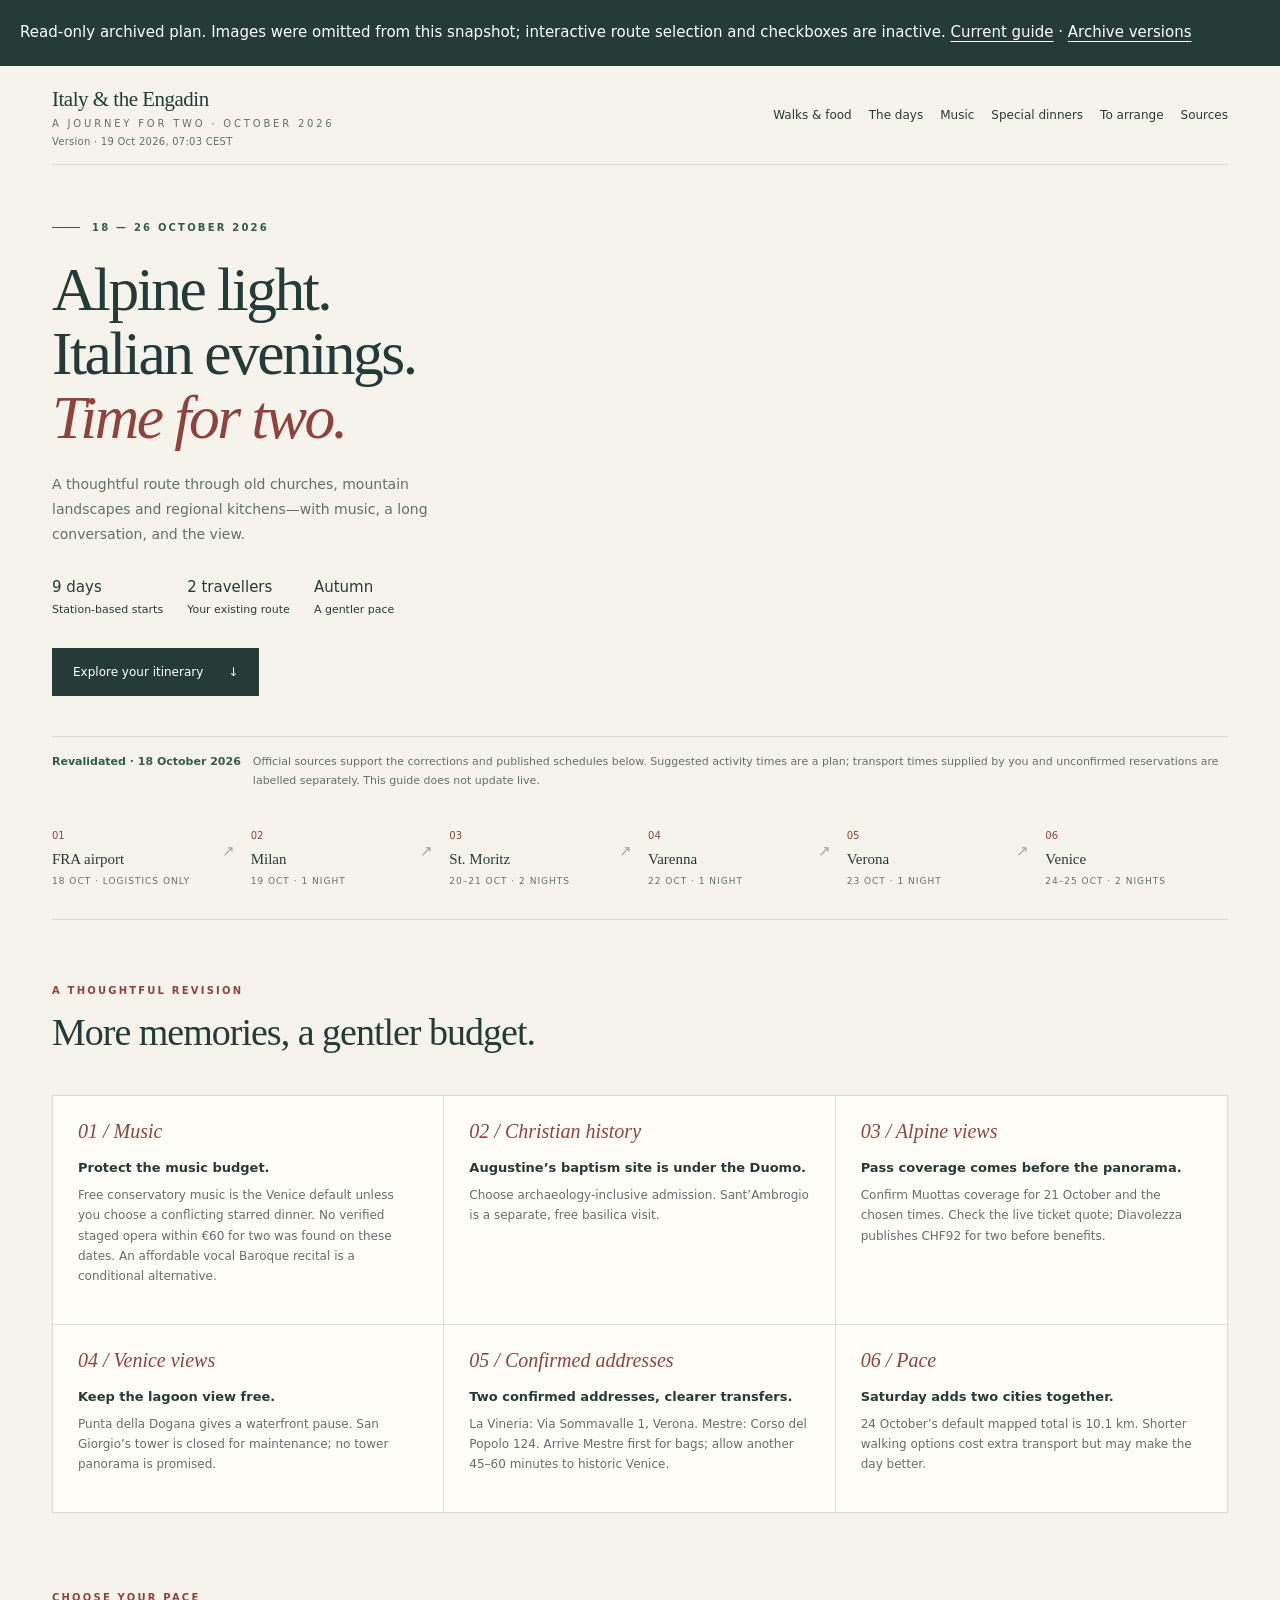
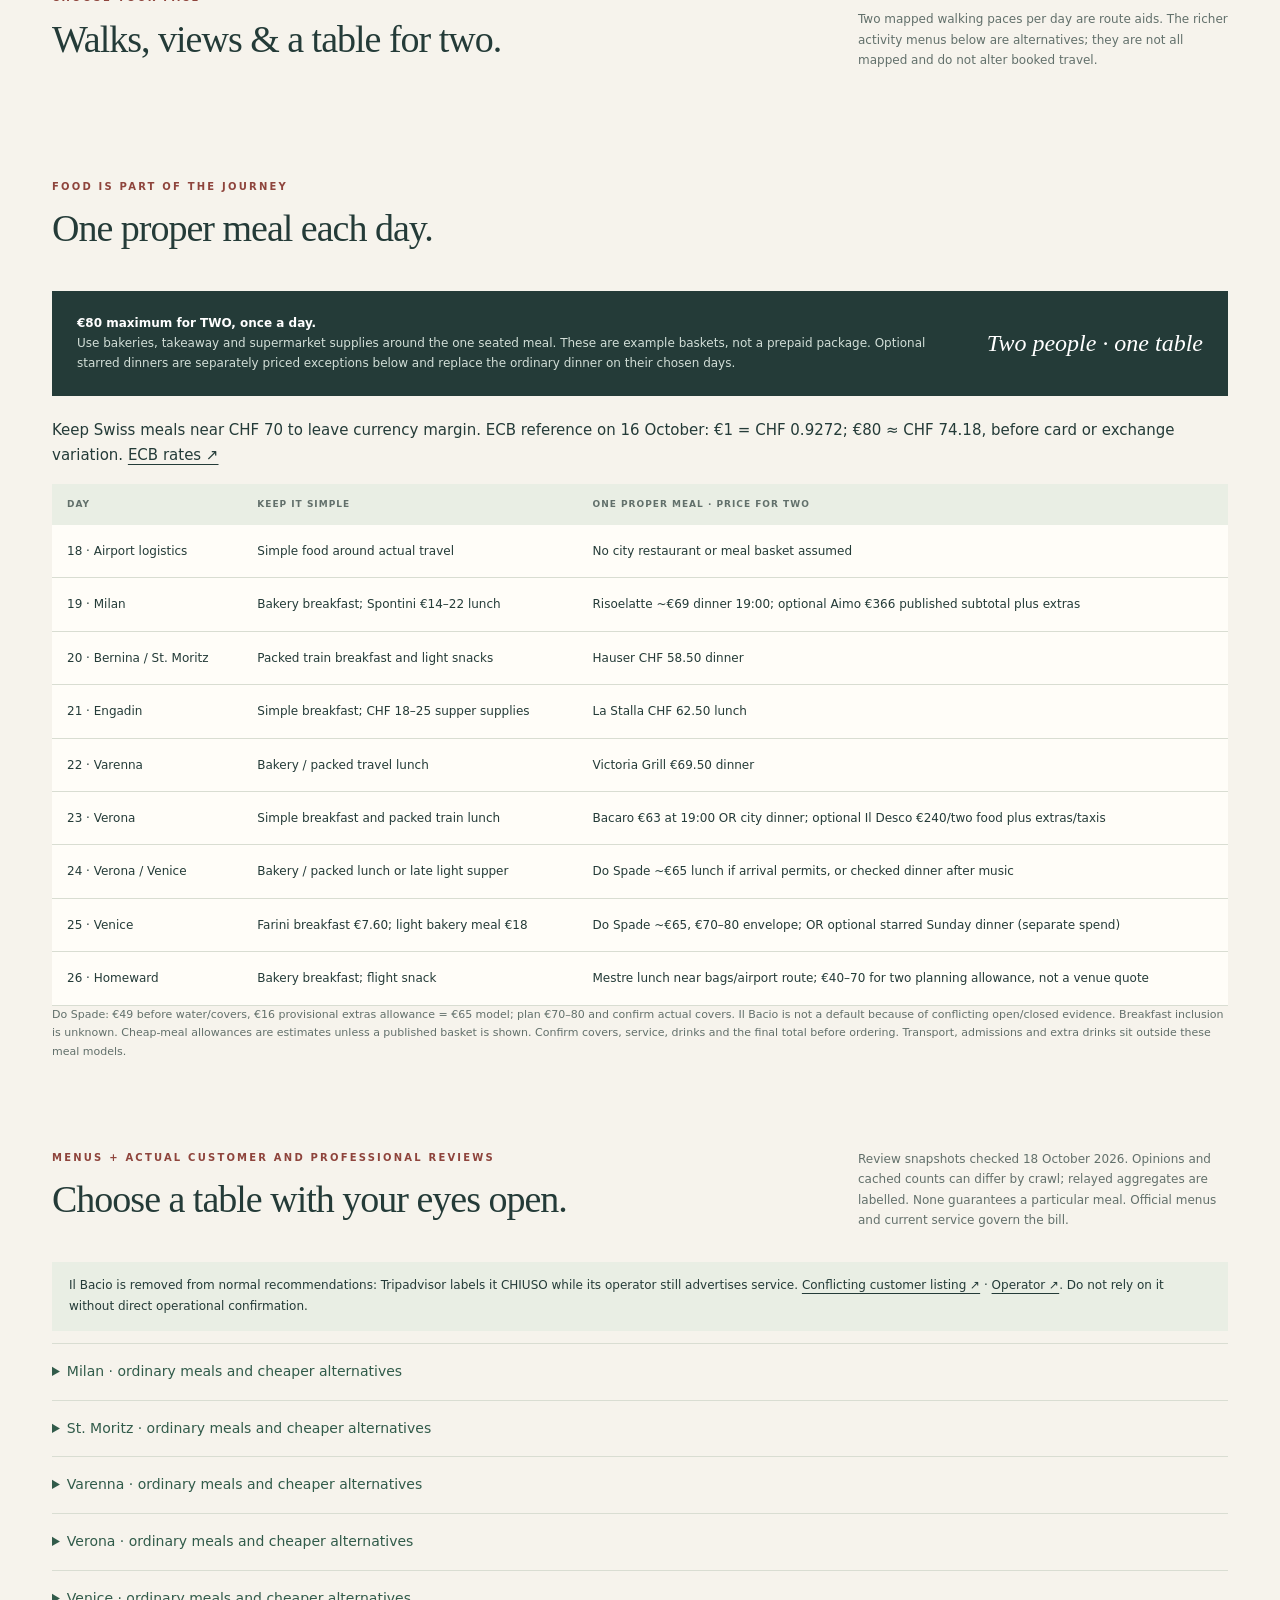
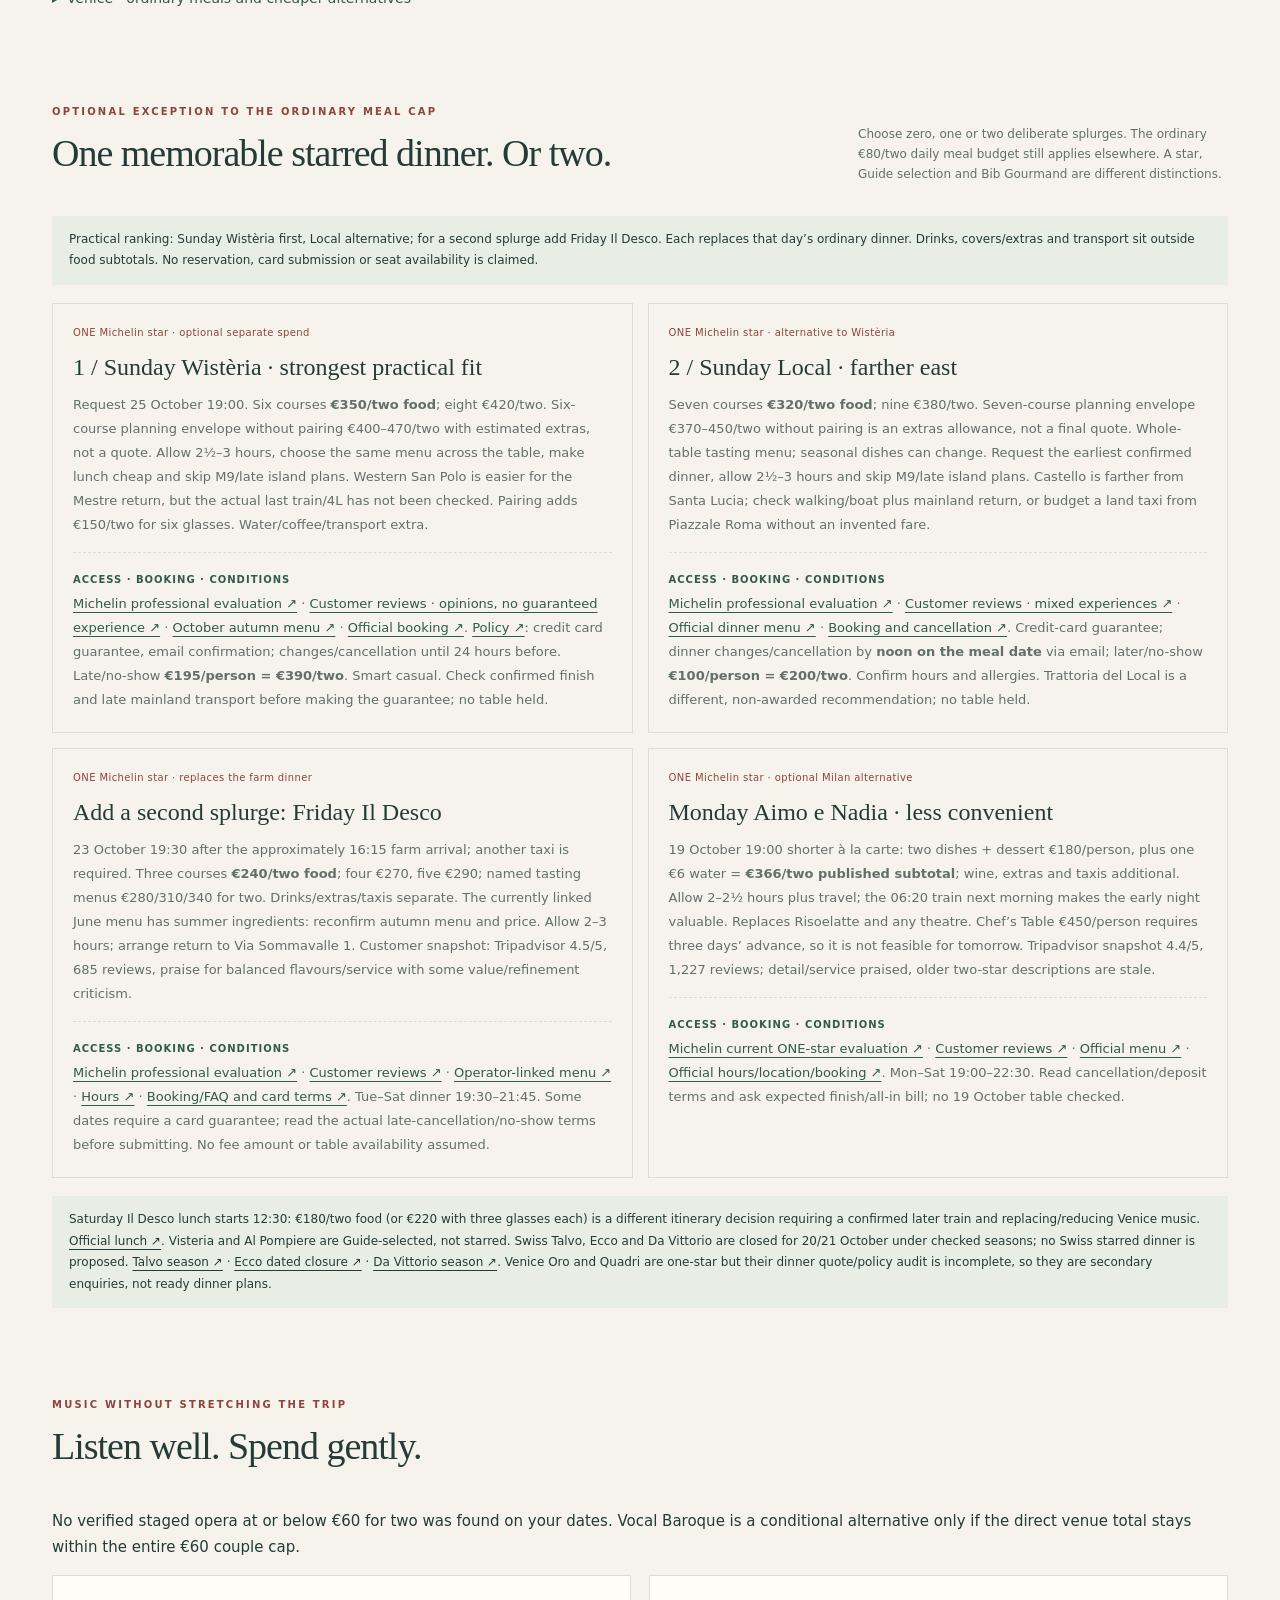
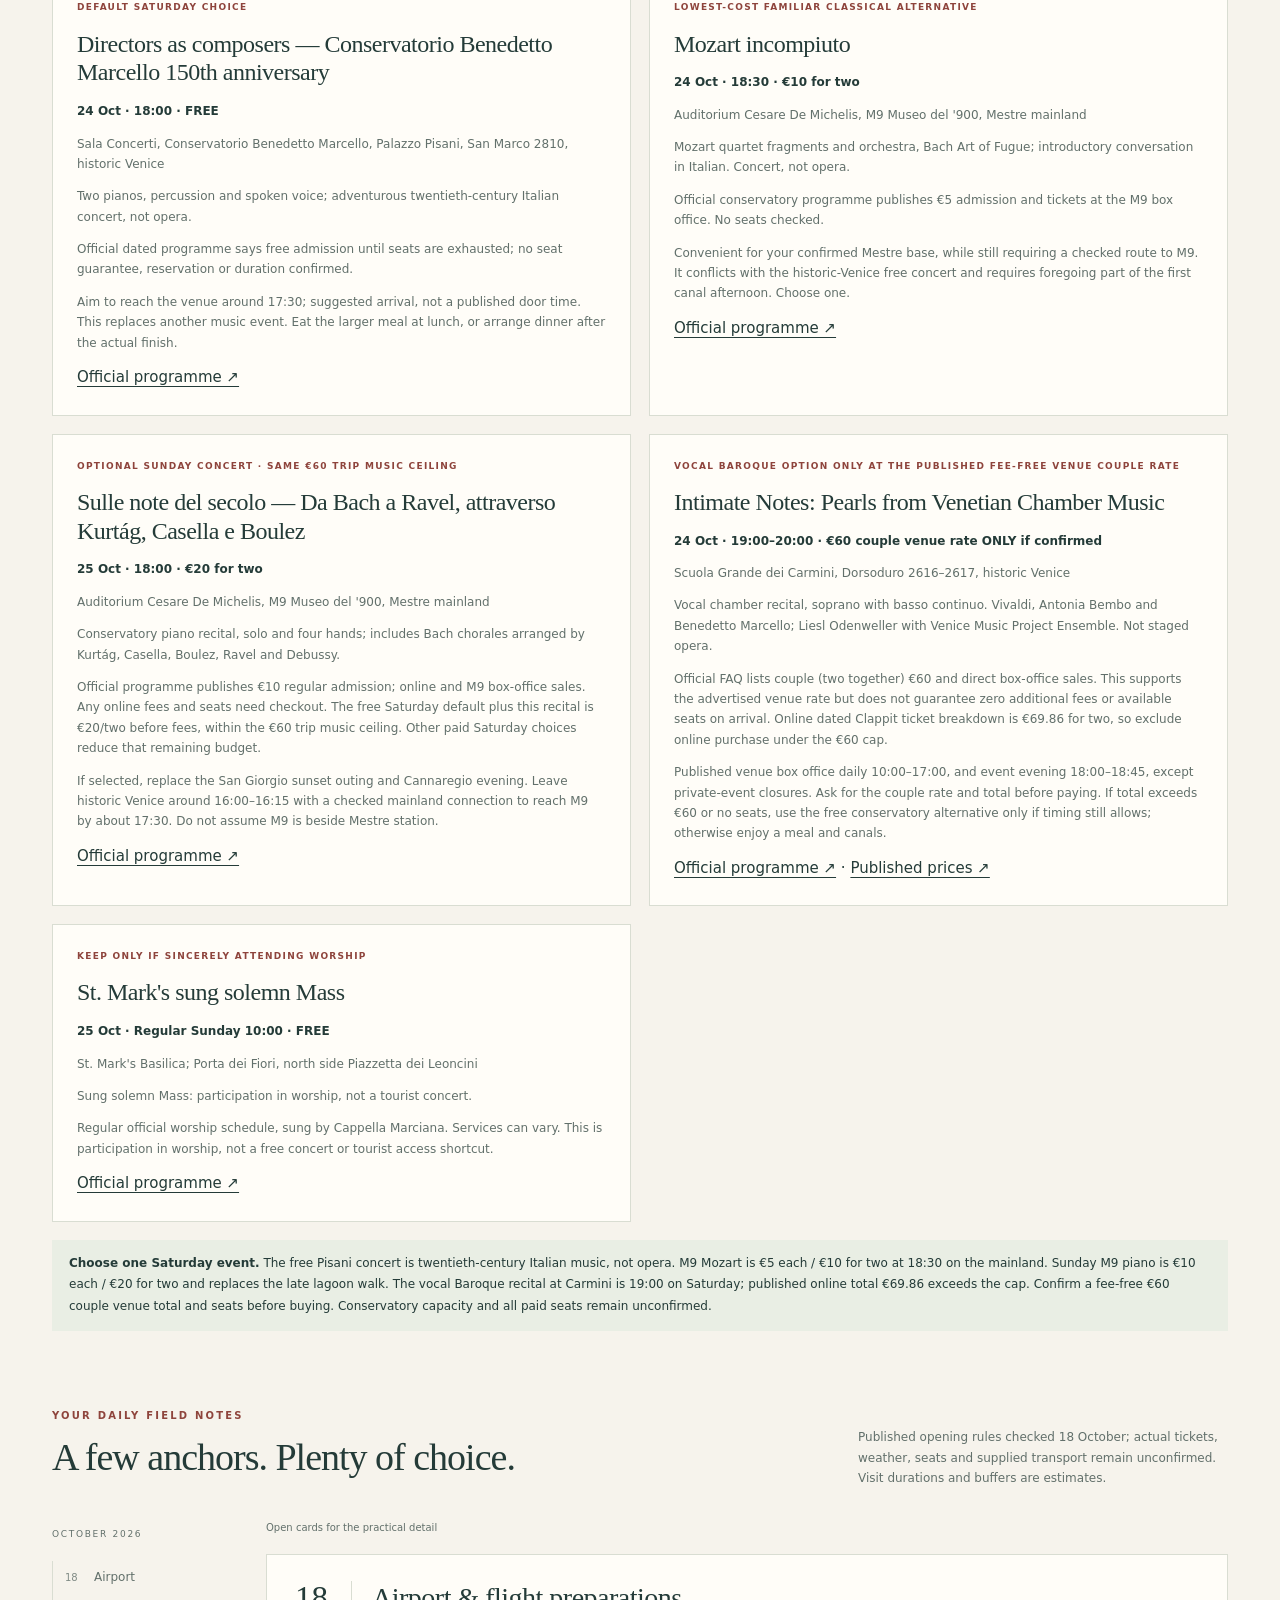
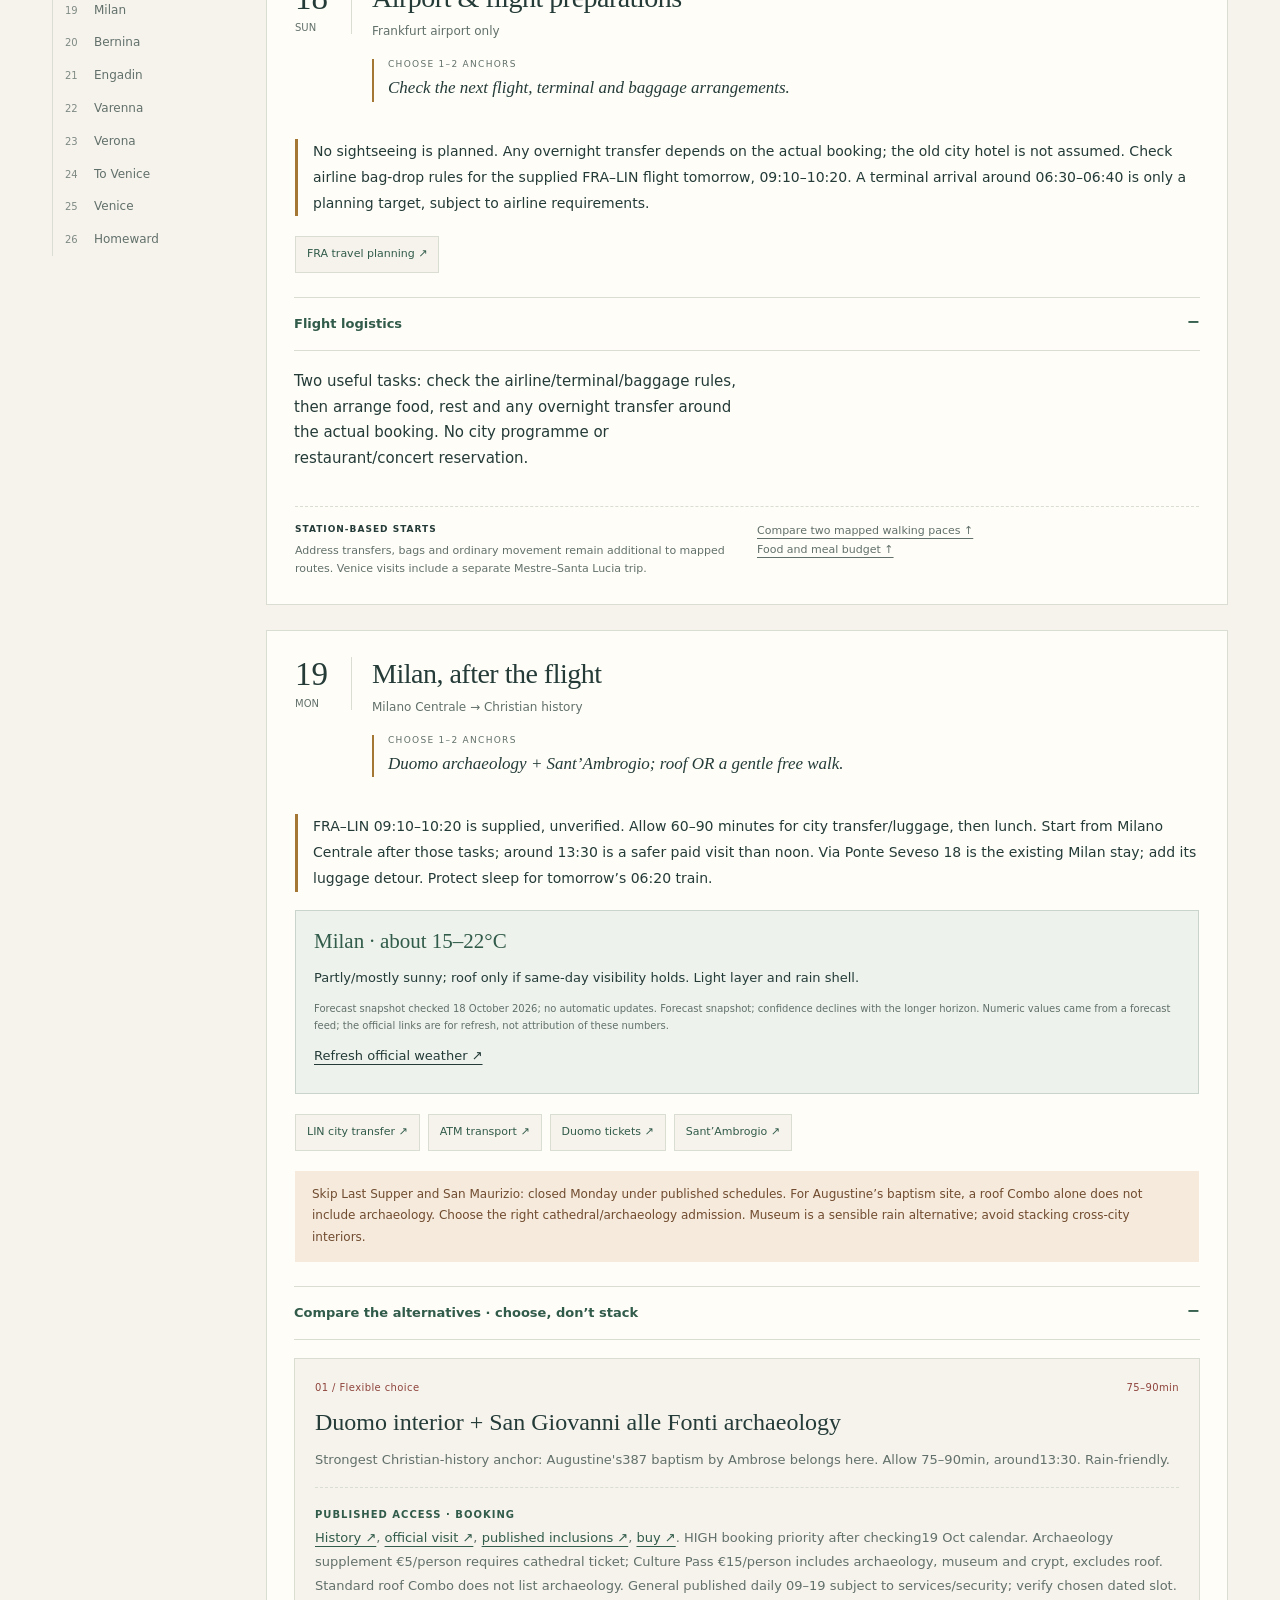
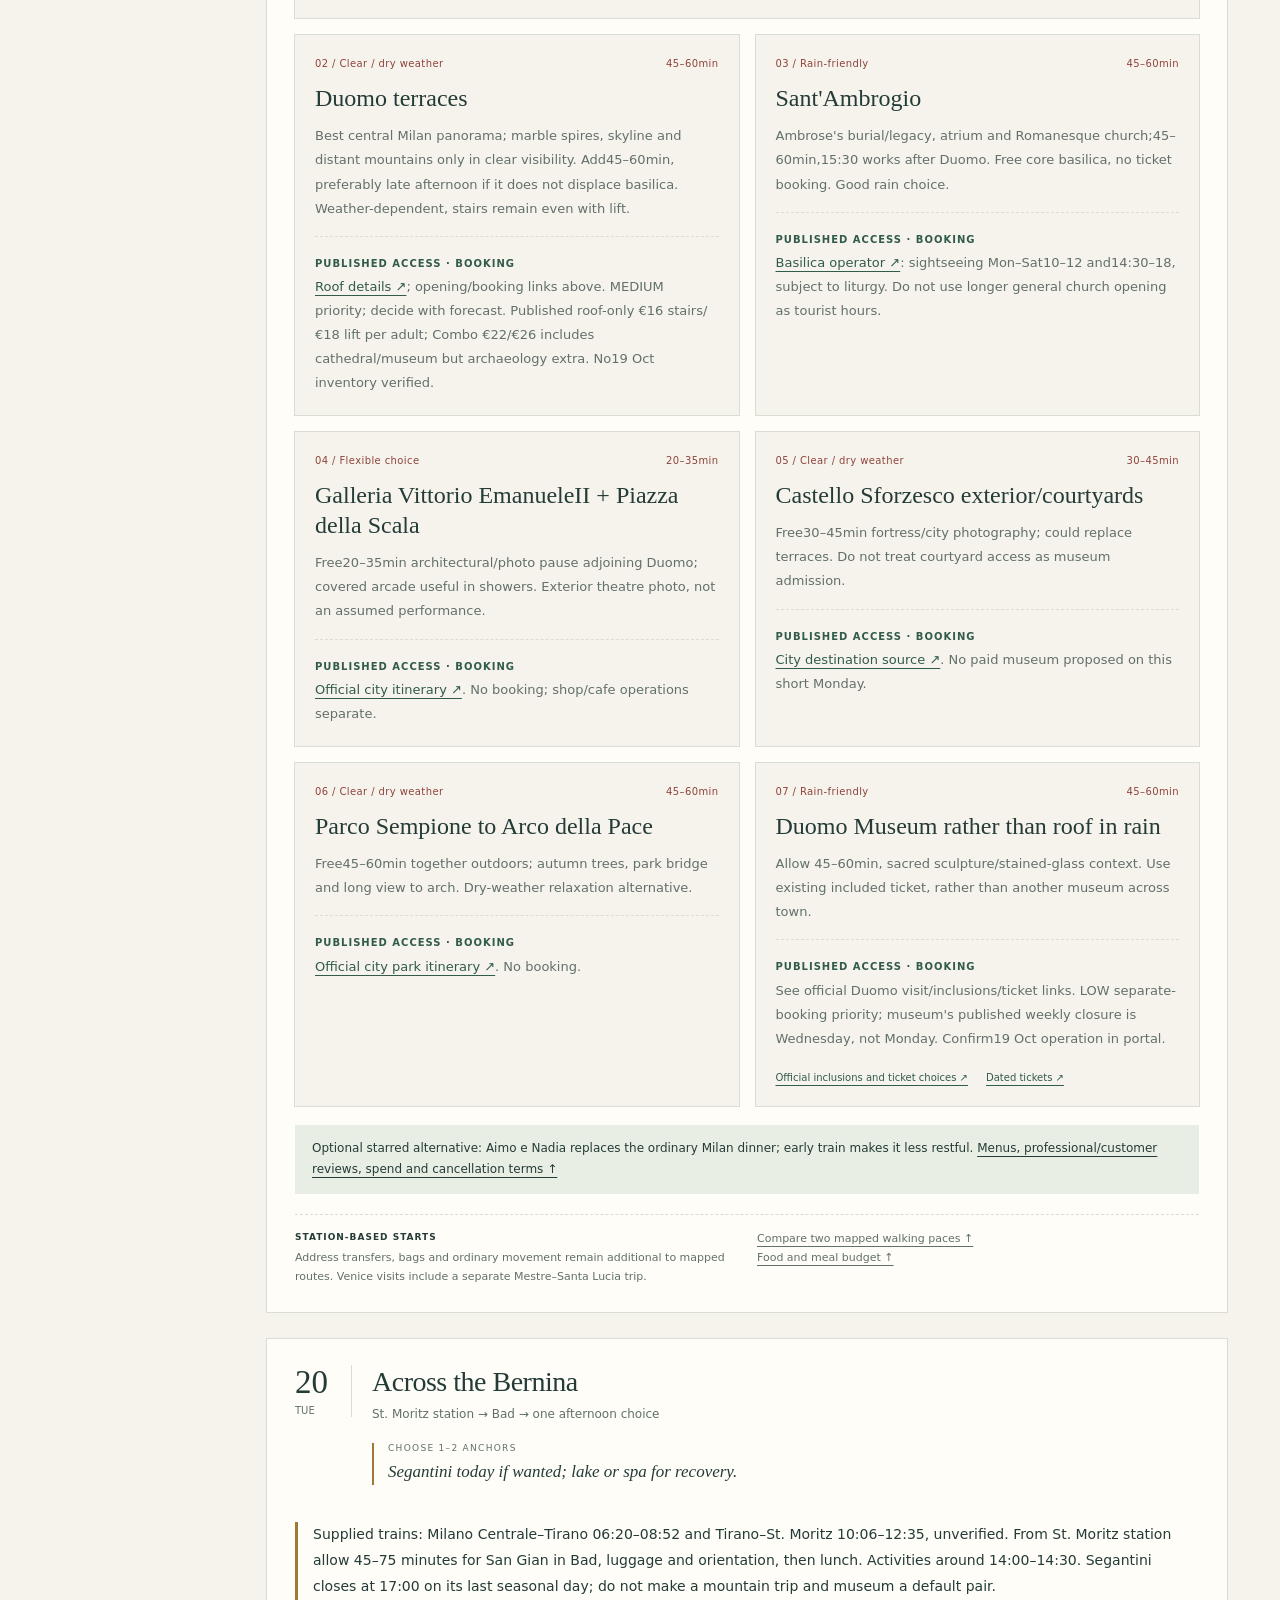
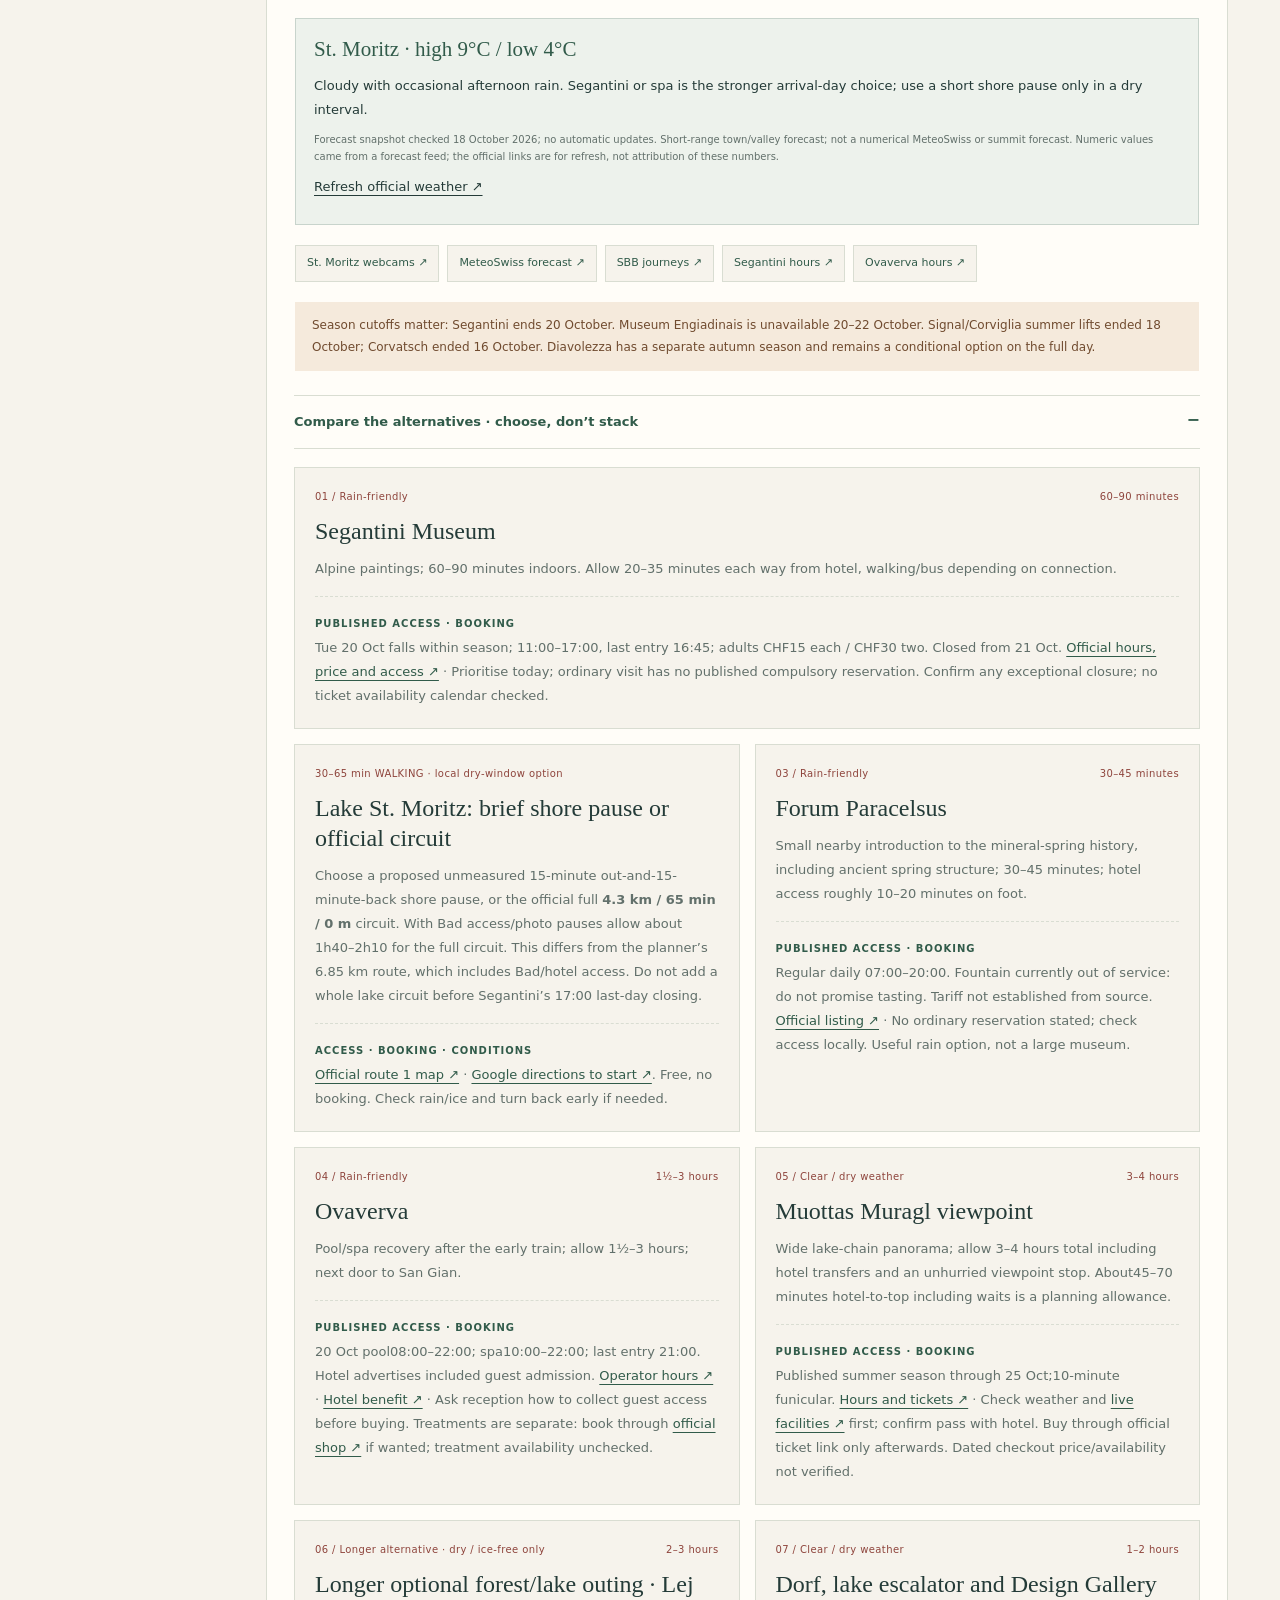
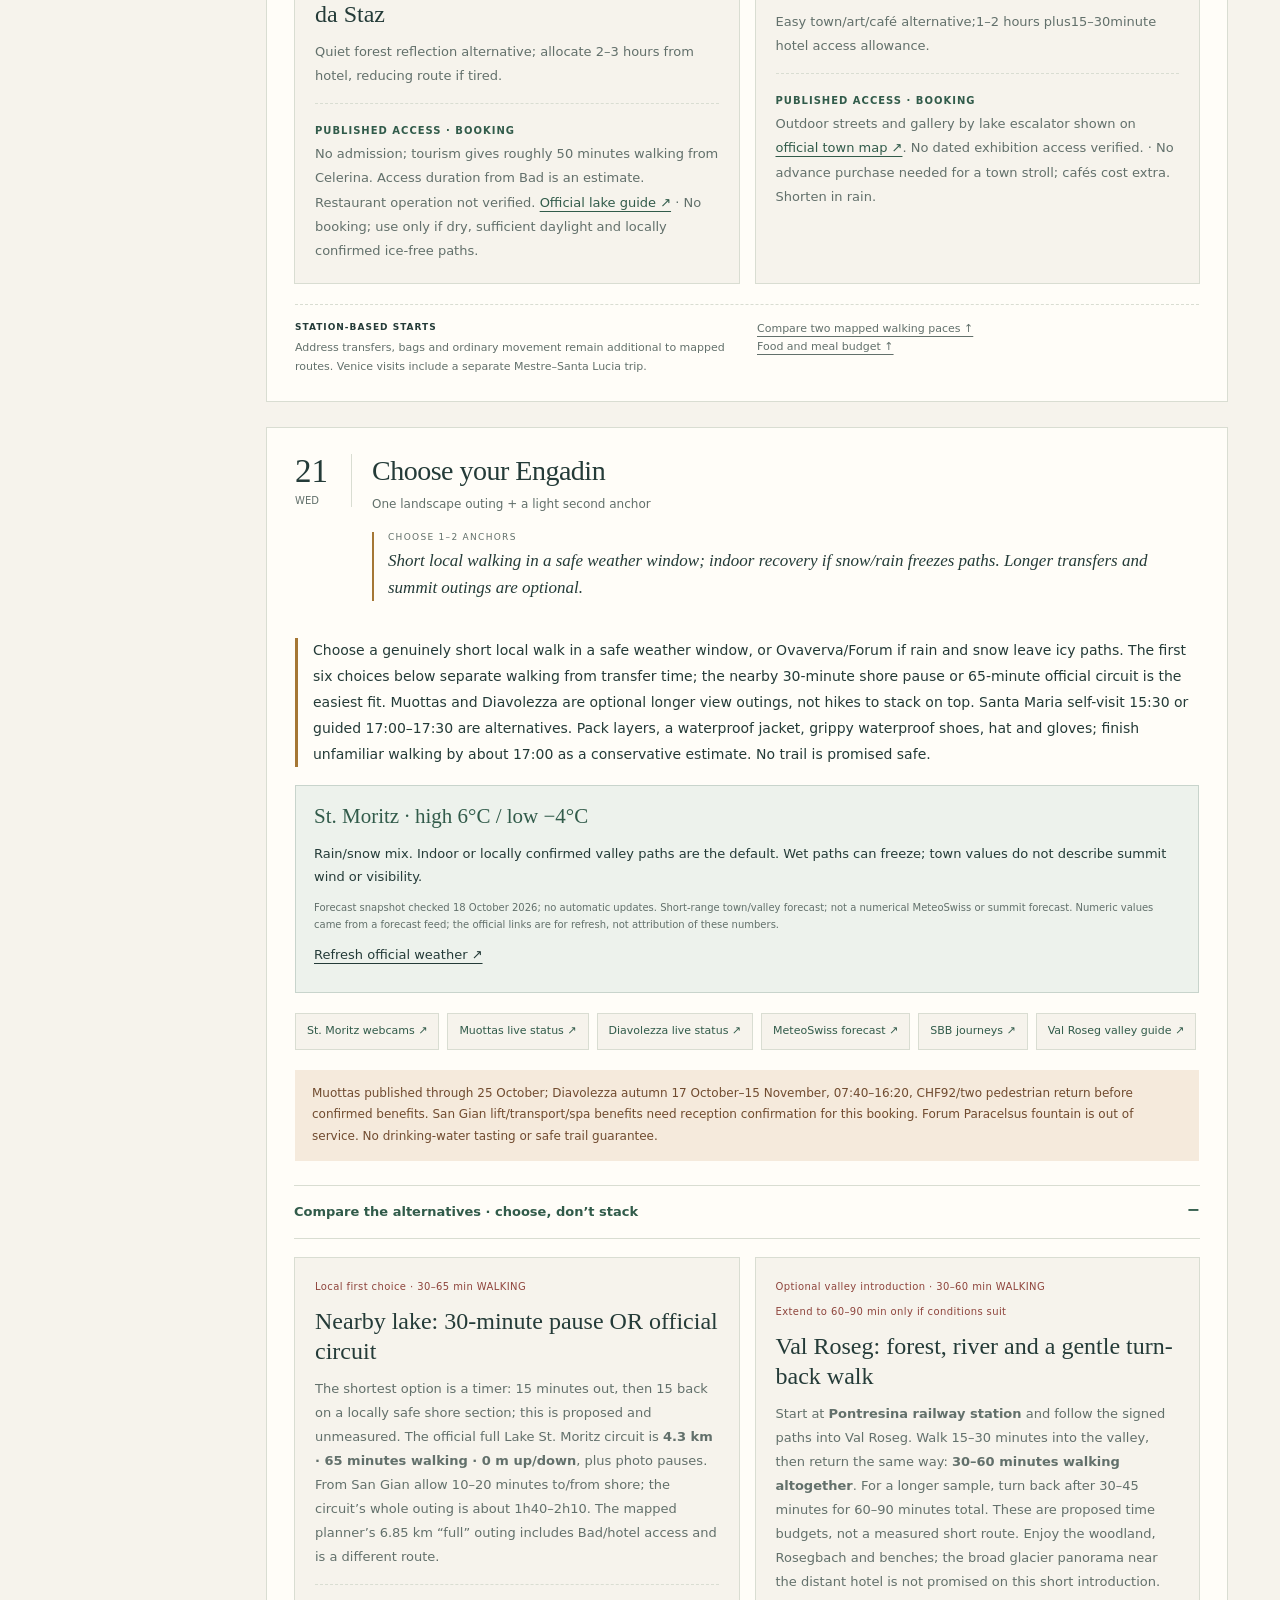
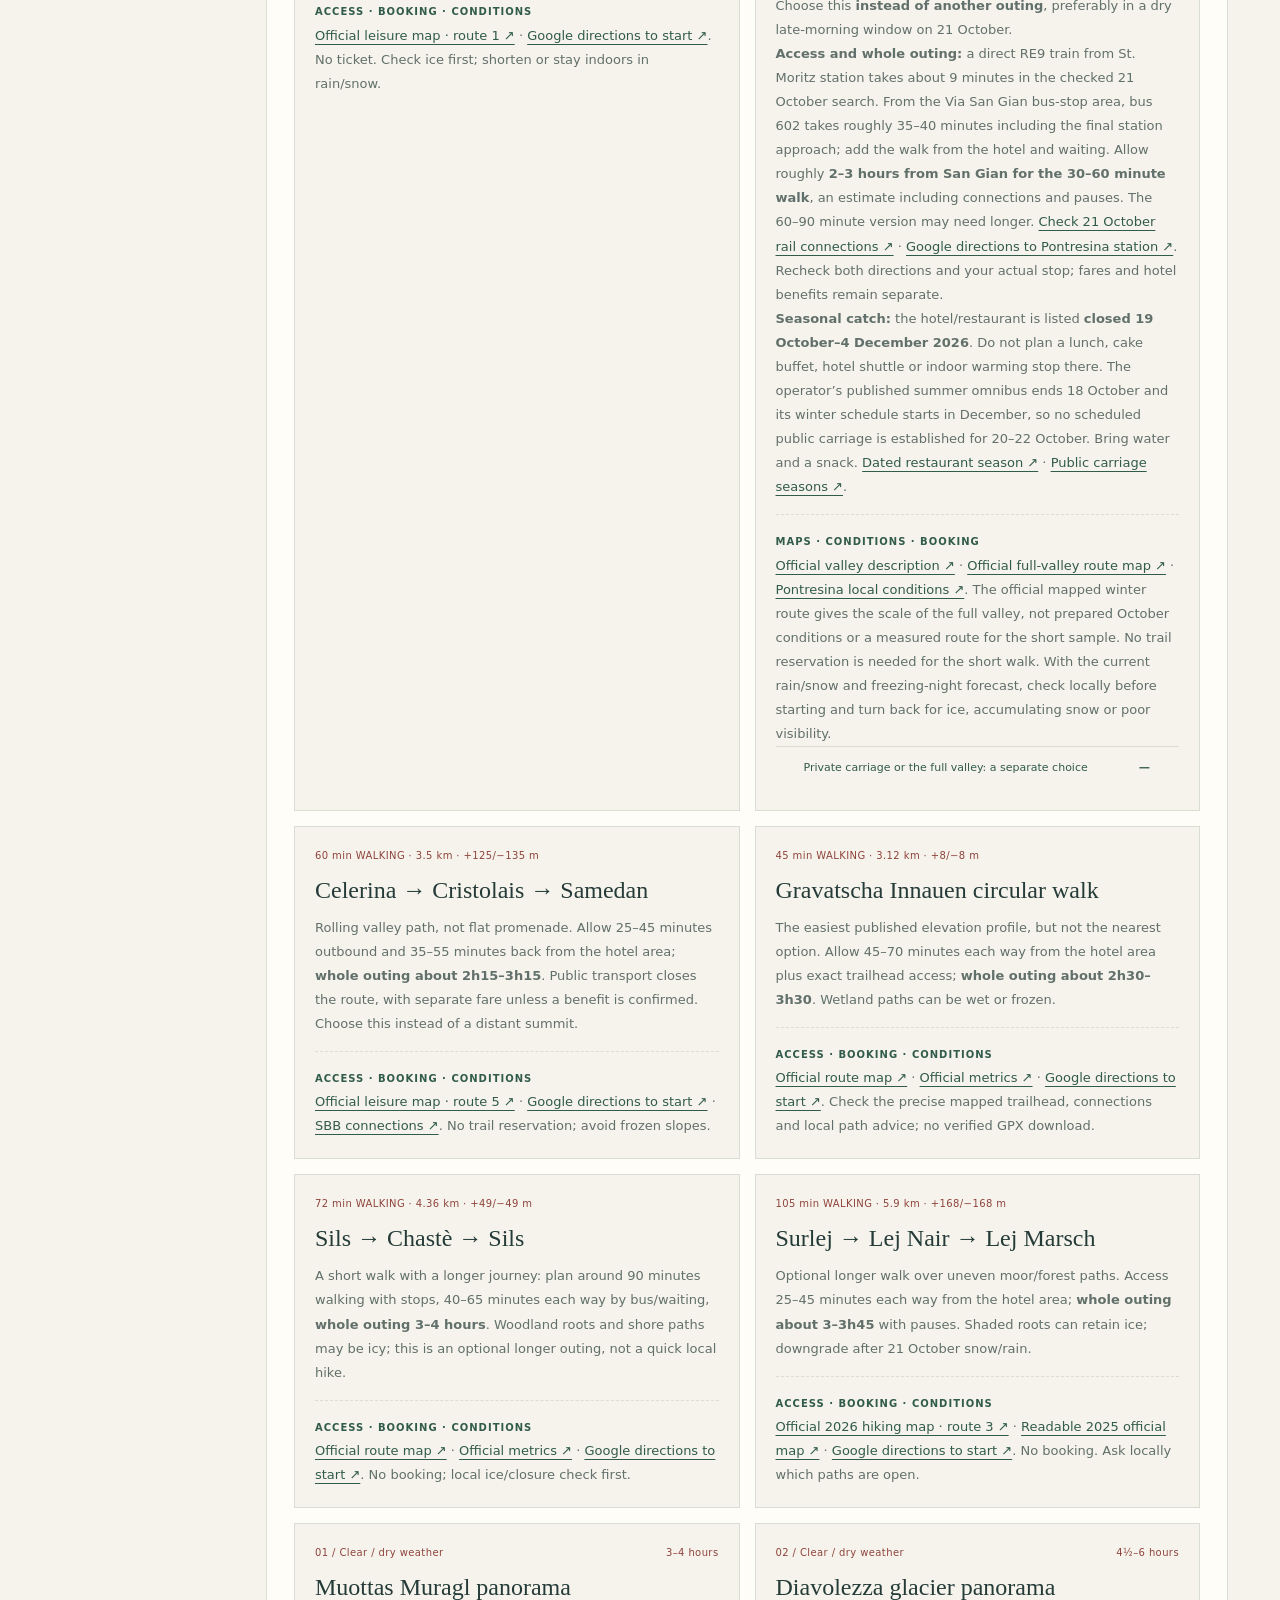
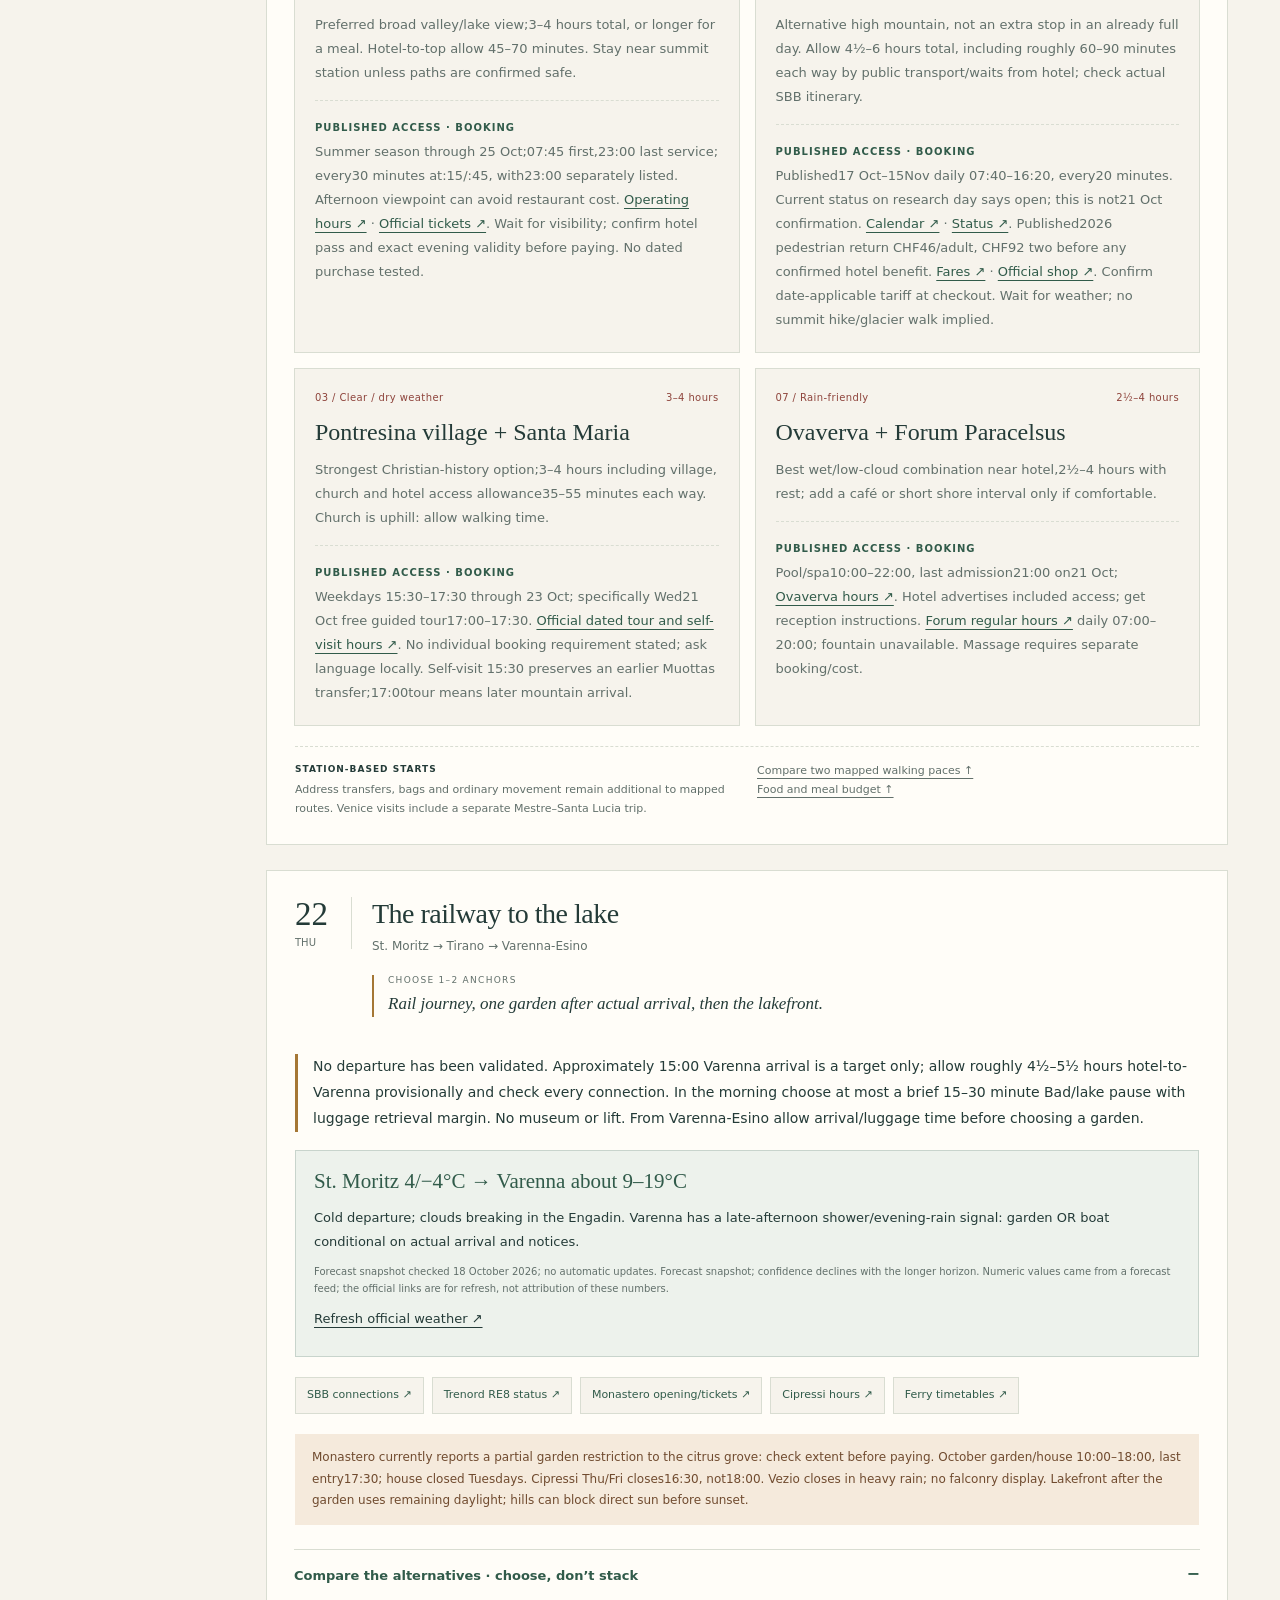
<file: archive/revised/index.html>
<!doctype html>
<html lang="en">
<head>
  <meta charset="utf-8">
  <meta name="viewport" content="width=device-width, initial-scale=1">
  <meta name="description" content="A revalidated October 18–26, 2026 journey through Milan, the Engadin, Lake Como, Verona and Venice. Music, Christian history, local food and time for two.">
  <meta name="theme-color" content="#243b38">
  <title>Revised · Italy & the Engadin · A journey for two · October 2026</title>
  <link rel="stylesheet" href="style.css">
  <link rel="stylesheet" href="planner.css"><link rel="stylesheet" href="revised.css">




</head>
<body><aside style="padding:20px;background:#243b38;color:white">Read-only archived plan. Images were omitted from this snapshot; interactive route selection and checkboxes are inactive. <a style="color:white" href="../../">Current guide</a> · <a style="color:white" href="../">Archive versions</a></aside>
<a class="skip" href="#main">Skip to trip guide</a>
<div class="wrap">
  <header class="topbar">
    <a class="brand" href="#">Italy &amp; the Engadin<span>A journey for two · October 2026</span><span class="version-stamp" style="font-size:10px;letter-spacing:.025em;text-transform:none;margin-top:5px">Version · <time datetime="2026-10-19T05:03:00Z">19 Oct 2026, 07:03 CEST</time></span></a>
    <nav class="topnav" aria-label="Main navigation"><a href="#city-planner">Walks &amp; food</a><a href="#itinerary">The days</a><a href="#music">Music</a><a href="#special-dinners">Special dinners</a><a href="#bookings">To arrange</a><a href="#sources">Sources</a></nav>
  </header>
  <main id="main">
    <section class="hero" aria-labelledby="trip-title">
      <div class="hero-copy">
        <div class="eyebrow">18 — 26 October 2026</div>
        <h1 id="trip-title">Alpine light.<br>Italian evenings.<br><em>Time for two.</em></h1>
        <p>A thoughtful route through old churches, mountain landscapes and regional kitchens—with music, a long conversation, and the view.</p>
        <div class="hero-meta"><div><strong>9 days</strong>Station-based starts</div><div><strong>2 travellers</strong>Your existing route</div><div><strong>Autumn</strong>A gentler pace</div></div>
        <a class="button" href="#itinerary">Explore your itinerary <span aria-hidden="true">↓</span></a>
      </div>

    </section>
    <div class="research-note"><strong>Revalidated · 18 October 2026</strong><span>Official sources support the corrections and published schedules below. Suggested activity times are a plan; transport times supplied by you and unconfirmed reservations are labelled separately. This guide does not update live.</span></div>
    <nav class="route" aria-label="Journey route">
      <a href="#day18"><span class="num">01</span>FRA airport<small>18 Oct · logistics only</small></a><a href="#day19"><span class="num">02</span>Milan<small>19 Oct · 1 night</small></a><a href="#day20"><span class="num">03</span>St. Moritz<small>20–21 Oct · 2 nights</small></a><a href="#day22"><span class="num">04</span>Varenna<small>22 Oct · 1 night</small></a><a href="#day23"><span class="num">05</span>Verona<small>23 Oct · 1 night</small></a><a href="#day24"><span class="num">06</span>Venice<small>24–25 Oct · 2 nights</small></a>
    </nav>

    <section class="section" id="corrections" aria-labelledby="corrections-title"><div class="section-head"><div><div class="section-kicker">A thoughtful revision</div><h2 id="corrections-title">More memories, a gentler budget.</h2></div></div><div class="correction-grid"><article class="correction"><div class="index">01 / Music</div><h4>Protect the music budget.</h4><p>Free conservatory music is the Venice default unless you choose a conflicting starred dinner. No verified staged opera within €60 for two was found on these dates. An affordable vocal Baroque recital is a conditional alternative.</p></article><article class="correction"><div class="index">02 / Christian history</div><h4>Augustine’s baptism site is under the Duomo.</h4><p>Choose archaeology-inclusive admission. Sant’Ambrogio is a separate, free basilica visit.</p></article><article class="correction"><div class="index">03 / Alpine views</div><h4>Pass coverage comes before the panorama.</h4><p>Confirm Muottas coverage for 21 October and the chosen times. Check the live ticket quote; Diavolezza publishes CHF92 for two before benefits.</p></article><article class="correction"><div class="index">04 / Venice views</div><h4>Keep the lagoon view free.</h4><p>Punta della Dogana gives a waterfront pause. San Giorgio’s tower is closed for maintenance; no tower panorama is promised.</p></article><article class="correction"><div class="index">05 / Confirmed addresses</div><h4>Two confirmed addresses, clearer transfers.</h4><p>La Vineria: Via Sommavalle 1, Verona. Mestre: Corso del Popolo 124. Arrive Mestre first for bags; allow another 45–60 minutes to historic Venice.</p></article><article class="correction"><div class="index">06 / Pace</div><h4>Saturday adds two cities together.</h4><p>24 October’s default mapped total is 10.1 km. Shorter walking options cost extra transport but may make the day better.</p></article></div></section><section class="section" id="city-planner" aria-labelledby="city-planner-title"><div class="section-head"><div><div class="section-kicker">Choose your pace</div><h2 id="city-planner-title">Walks, views &amp; a table for two.</h2></div><p>Two mapped walking paces per day are route aids. The richer activity menus below are alternatives; they are not all mapped and do not alter booked travel.</p></div><div id="planner-app"></div><noscript><p>Enable JavaScript for selectable routes and city food cards. Daily plans, budgets and source files remain available below.</p><p><a href="../../research/walking-method.json">Walking options</a> · <a href="../../research/food-italy.json">Italy food baskets</a> · <a href="../../research/food-swiss-frankfurt.json">Swiss food research (combined legacy file)</a> · <a href="../../research/food-music-venice.json">Venice food &amp; music</a></p></noscript></section><section class="section" id="budget" aria-labelledby="budget-title"><div class="section-head"><div><div class="section-kicker">Food is part of the journey</div><h2 id="budget-title">One proper meal each day.</h2></div></div><div class="plan-bar"><p><strong>€80 maximum for TWO, once a day.</strong><br>Use bakeries, takeaway and supermarket supplies around the one seated meal. These are example baskets, not a prepaid package. Optional starred dinners are separately priced exceptions below and replace the ordinary dinner on their chosen days.</p><span>Two people · one table</span></div><p>Keep Swiss meals near CHF 70 to leave currency margin. ECB reference on 16 October: €1 = CHF 0.9272; €80 ≈ CHF 74.18, before card or exchange variation. <a href="https://www.ecb.europa.eu/stats/policy_and_exchange_rates/euro_reference_exchange_rates/html/index.ff.html" target="_blank" rel="noopener noreferrer">ECB rates ↗</a></p><div class="table-wrap"><table><thead><tr><th scope="col">Day</th><th scope="col">Keep it simple</th><th scope="col">One proper meal · price for two</th></tr></thead><tbody><tr><td>18 · Airport logistics</td><td>Simple food around actual travel</td><td>No city restaurant or meal basket assumed</td></tr><tr><td>19 · Milan</td><td>Bakery breakfast; Spontini €14–22 lunch</td><td>Risoelatte ~€69 dinner 19:00; optional Aimo €366 published subtotal plus extras</td></tr><tr><td>20 · Bernina / St. Moritz</td><td>Packed train breakfast and light snacks</td><td>Hauser CHF 58.50 dinner</td></tr><tr><td>21 · Engadin</td><td>Simple breakfast; CHF 18–25 supper supplies</td><td>La Stalla CHF 62.50 lunch</td></tr><tr><td>22 · Varenna</td><td>Bakery / packed travel lunch</td><td>Victoria Grill €69.50 dinner</td></tr><tr><td>23 · Verona</td><td>Simple breakfast and packed train lunch</td><td>Bacaro €63 at 19:00 OR city dinner; optional Il Desco €240/two food plus extras/taxis</td></tr><tr><td>24 · Verona / Venice</td><td>Bakery / packed lunch or late light supper</td><td>Do Spade ~€65 lunch if arrival permits, or checked dinner after music</td></tr><tr><td>25 · Venice</td><td>Farini breakfast €7.60; light bakery meal €18</td><td>Do Spade ~€65, €70–80 envelope; OR optional starred Sunday dinner (separate spend)</td></tr><tr><td>26 · Homeward</td><td>Bakery breakfast; flight snack</td><td>Mestre lunch near bags/airport route; €40–70 for two planning allowance, not a venue quote</td></tr></tbody></table></div><p class="fine">Do Spade: €49 before water/covers, €16 provisional extras allowance = €65 model; plan €70–80 and confirm actual covers. Il Bacio is not a default because of conflicting open/closed evidence. Breakfast inclusion is unknown. Cheap-meal allowances are estimates unless a published basket is shown. Confirm covers, service, drinks and the final total before ordering. Transport, admissions and extra drinks sit outside these meal models.</p></section><section class="section" id="food-library"><div class="section-head"><div><div class="section-kicker">Menus + actual customer and professional reviews</div><h2>Choose a table with your eyes open.</h2></div><p>Review snapshots checked 18 October 2026. Opinions and cached counts can differ by crawl; relayed aggregates are labelled. None guarantees a particular meal. Official menus and current service govern the bill.</p></div><p class="callout">Il Bacio is removed from normal recommendations: Tripadvisor labels it CHIUSO while its operator still advertises service. <a href="https://www.tripadvisor.it/Restaurant_Review-g187870-d23495699-Reviews-La_Patatina_San_Rocco-Venice_Veneto.html" target="_blank" rel="noopener noreferrer">Conflicting customer listing ↗</a> · <a href="https://osteriailbacio.com/" target="_blank" rel="noopener noreferrer">Operator ↗</a>. Do not rely on it without direct operational confirmation.</p><details class="menu-library"><summary>Milan · ordinary meals and cheaper alternatives</summary><div class="food-grid"><article class="food-card"><div class="section-kicker">One proper meal · 19:00</div><h3>Risoelatte Duomo</h3><strong>~€69 / two</strong><p>Ossobuco with risotto €32 + saffron risotto €17 + shared tiramisu €8 = €57 published food. Add €12 estimated water and two covers; no alcohol. Confirm extras.</p><p class="fine">Daily 12:00–14:30 / 19:00–23:30.</p><a href="https://www.risoelatte.com/en-gb/menu04448222" target="_blank" rel="noopener noreferrer">Official menu/venue ↗</a><div class="review-note"><strong>Reviews checked 18 October 2026</strong><p><a href="https://www.tripadvisor.com/Restaurant_Review-g187849-d7323049-Reviews-Risoelatte_Duomo-Milan_Lombardy.html" target="_blank" rel="noopener noreferrer">Tripadvisor ↗</a>4.5/5,2911 reviews; strong local-risotto/retro-setting signal, some value/booking-rigidity criticism.</p><p><a href="https://www.risoelatte.com/en-gb/menu04448222" target="_blank" rel="noopener noreferrer">Official menu ↗</a> confirms saffron risotto17, ossobuco+risotto32,tiramisu8. Food57 + previous12 allowance water/covers =69 TWO (allowance not quote). <a href="https://www.risoelatte.com/cucina-tipica-a-duomo-la-tradizione-milanese-nel-cuore-della-citta" target="_blank" rel="noopener noreferrer">Hours ↗</a> daily12–14:30/19–23:30; <a href="https://www.risoelatte.com/prenota-duomo" target="_blank" rel="noopener noreferrer">reserve correct Duomo branch ↗</a>. Keep19:00 normal default for19Oct; check actual deposit/cancellation terms before submitting.</p></div></article><article class="food-card"><div class="section-kicker">Cheap pizza lunch</div><h3>Spontini Duomo</h3><strong>€15–22 allowance / two</strong><p>Two Margherita slices + two takeaway waters €14; larger slices €19.20. Official chain prices vary by branch; not valid inside Centrale.</p><p class="fine">Daily 11:00–23:00.</p><a href="https://www.pizzeriaspontini.it/" target="_blank" rel="noopener noreferrer">Official menu/venue ↗</a><div class="review-note"><strong>Reviews checked 18 October 2026</strong><p><a href="https://www.tripadvisor.co.uk/Restaurant_Review-g187849-d2175456-Reviews-Spontini-Milan_Lombardy.html" target="_blank" rel="noopener noreferrer">Correct branch reviews ↗</a> describe quick thick pizza; this is counter-style food, not romantic dinner. Aggregate not reliably extracted, omit score.</p><p><a href="https://www.pizzeriaspontini.it/" target="_blank" rel="noopener noreferrer">Official chain ↗</a> confirms product/branch channels; retain existing€15–22/two planning basket and outlet-price caveat. Keep simple lunch role, no table reservation assumed.</p></div></article></div></details><details class="menu-library"><summary>St. Moritz · ordinary meals and cheaper alternatives</summary><div class="food-grid"><article class="food-card"><div class="section-kicker">One proper meal</div><h3>Restaurant Hauser</h3><strong>CHF 58.50 / two</strong><p>Pizokels CHF 26.50 + Engadiner rösti CHF 25 + water CHF 7. Shared tiramisu adds CHF 9.50 → CHF 68. Published summer evening menu; verify autumn applicability.</p><p class="fine">Daily 07:00–22:00; kitchen until 21:00.</p><a href="https://hotelhauser.ch/wp-content/uploads/2026/05/Sommer-2026Print-1.pdf" target="_blank" rel="noopener noreferrer">Official menu/venue ↗</a><div class="review-note"><strong>Reviews checked 18 October 2026</strong><p><a href="https://wanderlog.com/place/details/3814960/hauser-restaurant-st-moritz" target="_blank" rel="noopener noreferrer">Wanderlog customer-review aggregation ↗</a> exposes4.1/5 from731reviews. Visible individual reviews praise regional food, portions and friendly staff; aJan2026review criticises missing orders/service. This is mixed-positive, not a guarantee.</p><p>Keep as practical regional default withinCHF70two. Reserve a table via operator; dated20/21service exception and seats not checked. Access from Bad is additional.</p><p><a href="https://hotelhauser.ch/en/restaurant/" target="_blank" rel="noopener noreferrer">Official table enquiries ↗</a></p></div></article><article class="food-card"><div class="section-kicker">Regional lunch alternative</div><h3>La Stalla</h3><strong>CHF 62.50 / two</strong><p>Capuns CHF 29.50 + pizzoccheri CHF 28 + 1 L tap water/service CHF 5. Published linked menu; confirm posted prices.</p><p class="fine">Daily 11:45–15:00 / 18:00–23:00.</p><a href="https://lastalla-stmoritz.ch/wp-content/uploads/2025/12/Speisekarte-La-Stalla-Hemingways-2025-2026r.pdf" target="_blank" rel="noopener noreferrer">Official menu/venue ↗</a><div class="review-note"><strong>Reviews checked 18 October 2026</strong><p><a href="https://foodeist.com/place/la-stalla-ristorante-and-pizzeria-switzerland" target="_blank" rel="noopener noreferrer">Foodeist&#x27;s attributed Tripadvisor aggregation ↗</a> exposes4.1/5,916votes; displayedJan2026reviews disagree sharply: one praises lively atmosphere, efficient service and food; another calls it touristy/poor value.</p><p>Keep as budget choice with explicit mixed-review caveat; no “best pizza” endorsement. Reserve through official page. Menu has old VAT footer; check posted total.</p><p><a href="https://www.lastalla-stmoritz.ch/" target="_blank" rel="noopener noreferrer">Official reservations ↗</a></p></div></article><article class="food-card"><div class="section-kicker">Cheaper meal</div><h3>La Stalla · pizza</h3><strong>CHF 35 / two</strong><p>Two Margheritas CHF 30 + tap water/service CHF 5. No split-plate assumption.</p><p class="fine">Same hours as above.</p><a href="https://lastalla-stmoritz.ch/wp-content/uploads/2025/12/Speisekarte-La-Stalla-Hemingways-2025-2026r.pdf" target="_blank" rel="noopener noreferrer">Official menu/venue ↗</a><div class="review-note"><strong>Reviews checked 18 October 2026</strong><p><a href="https://foodeist.com/place/la-stalla-ristorante-and-pizzeria-switzerland" target="_blank" rel="noopener noreferrer">Foodeist&#x27;s attributed Tripadvisor aggregation ↗</a> exposes4.1/5,916votes; displayedJan2026reviews disagree sharply: one praises lively atmosphere, efficient service and food; another calls it touristy/poor value.</p><p>Keep as budget choice with explicit mixed-review caveat; no “best pizza” endorsement. Reserve through official page. Menu has old VAT footer; check posted total.</p><p><a href="https://www.lastalla-stmoritz.ch/" target="_blank" rel="noopener noreferrer">Official reservations ↗</a></p></div></article><article class="food-card"><div class="section-kicker">Cheap supper supplies</div><h3>Coop Pontresina</h3><strong>CHF 18–25 allowance / two</strong><p>Bread, cheese, fruit and simple supper for two; estimated basket, stock unconfirmed. Use your hotel or permitted picnic place.</p><p class="fine">Regular Mon–Fri 08:00–19:00; date exceptions unconfirmed.</p><a href="https://www.pontresina.ch/de/guide/shopping/alle-geschaefte-im-ueberblick/coop-supermarkt-pontresina" target="_blank" rel="noopener noreferrer">Official menu/venue ↗</a></article></div></details><details class="menu-library"><summary>Varenna · ordinary meals and cheaper alternatives</summary><div class="food-grid"><article class="food-card"><div class="section-kicker">One proper meal · 19:00</div><h3>Victoria Grill</h3><strong>€69.50 / two</strong><p>Shared bresaola €16 + two perch risottos €32 + shared tiramisu €10 + water €4.50 + two covers €7. Published spring 2026 menu; confirm autumn dishes. Square-facing Grill, not Visteria.</p><p class="fine">Published Thu–Sun 12:00–22:00; confirm seasonal operation.</p><a href="https://www.rcollectionhotels.it/images/Varennadocuments2026/Menu_grill_2026_PRIMAVERA.pdf" target="_blank" rel="noopener noreferrer">Official menu/venue ↗</a><div class="review-note"><strong>Reviews checked 18 October 2026</strong><p><a href="https://www.tripadvisor.co.uk/Restaurant_Review-g187837-d2222402-Reviews-Victoria_Grill-Varenna_Lake_Como_Lombardy.html" target="_blank" rel="noopener noreferrer">Tripadvisor UK ↗</a>4.0/5,535 reviews (US533);2026 guests report both warm hospitality/good pizzas and service/value complaints. Suitable convenience, not unquestioned best-food pick.</p><p><a href="https://www.rcollectionhotels.it/en/hotel-royal-victoria/catering-4-star-hotel-lake-como/victoria-grill-restaurant" target="_blank" rel="noopener noreferrer">Official hours/menu ↗</a>, <a href="https://www.rcollectionhotels.it/images/Varennadocuments2026/Menu_grill_2026_PRIMAVERA.pdf" target="_blank" rel="noopener noreferrer">spring2026 PDF ↗</a>: Thu–Sun12–22. Existing€69.50/two basket remains menu arithmetic, autumn menu not guaranteed. Pizza fallback€31.50/two using spring prices. Confirm current cover/water at door, no compulsory tip assumed. Keep practical budget default22Oct, with candid mixed quality signal.</p></div></article><article class="food-card"><div class="section-kicker">Cheaper alternative</div><h3>Victoria Grill · pizzas</h3><strong>€31.50 / two</strong><p>Two Margheritas €20 + water €4.50 + two covers €7, from the same published menu.</p><p class="fine">Same seasonal check as above.</p><a href="https://www.rcollectionhotels.it/en/hotel-royal-victoria/catering-4-star-hotel-lake-como/victoria-grill-restaurant" target="_blank" rel="noopener noreferrer">Official menu/venue ↗</a><div class="review-note"><strong>Reviews checked 18 October 2026</strong><p><a href="https://www.tripadvisor.co.uk/Restaurant_Review-g187837-d2222402-Reviews-Victoria_Grill-Varenna_Lake_Como_Lombardy.html" target="_blank" rel="noopener noreferrer">Tripadvisor UK ↗</a>4.0/5,535 reviews (US533);2026 guests report both warm hospitality/good pizzas and service/value complaints. Suitable convenience, not unquestioned best-food pick.</p><p><a href="https://www.rcollectionhotels.it/en/hotel-royal-victoria/catering-4-star-hotel-lake-como/victoria-grill-restaurant" target="_blank" rel="noopener noreferrer">Official hours/menu ↗</a>, <a href="https://www.rcollectionhotels.it/images/Varennadocuments2026/Menu_grill_2026_PRIMAVERA.pdf" target="_blank" rel="noopener noreferrer">spring2026 PDF ↗</a>: Thu–Sun12–22. Existing€69.50/two basket remains menu arithmetic, autumn menu not guaranteed. Pizza fallback€31.50/two using spring prices. Confirm current cover/water at door, no compulsory tip assumed. Keep practical budget default22Oct, with candid mixed quality signal.</p></div></article><article class="food-card"><div class="section-kicker">Conditional simple meal · review identity mixed</div><h3>ALMA Bistrot</h3><strong>~€37 / two</strong><p>Two pizzas €24 + water €5 published; €8 allowance for two covers. Confirm total.</p><p class="fine">22 October kitchen hours unconfirmed; use Grill fallback if closed.</p><a href="https://alma-collection.it/bistrot/" target="_blank" rel="noopener noreferrer">Official menu/venue ↗</a><div class="review-note"><strong>Reviews checked 18 October 2026</strong><p><a href="https://www.tripadvisor.com/Restaurant_Review-g187837-d27918403-Reviews-Alma_Cafe_Vareena-Varenna_Lake_Como_Lombardy.html" target="_blank" rel="noopener noreferrer">Same-address Tripadvisor ↗</a>4.1/5,45 reviews in US snapshot vs56 UK list; comments mix cafe/fine-dining and pizza, so aggregate does not isolate Bistrot. Avoid unrelated BagnaraCalabra listing despite Varenna reviews contaminating it.</p><p><a href="https://alma-collection.it/bistrot/" target="_blank" rel="noopener noreferrer">Official Bistrot menu ↗</a>: Margherita12,water5; two pizzas+water29 + cover allowance8 =37 TWO. Exact22Oct operation unknown. Demote to optional simple meal after checking actual menu/service; not a quality-led must-book.</p></div></article></div></details><details class="menu-library"><summary>Verona · ordinary meals and cheaper alternatives</summary><div class="food-grid"><article class="food-card"><div class="section-kicker">Convenient farm dinner · mixed restaurant reviews</div><h3>Corte San Mattia · Bacaro Agricolo</h3><strong>€63 / two</strong><p>Shared goat cheese €12 + two tagliatelle €30 + shared tiramisu €7 + two Valpolicella glasses €7 + water €2 + two covers €5. Published basket. The restaurant review snapshot is 3.8/5 (424), distinct from lodging ratings. Choose convenience knowingly; a tasting is optional and separately priced.</p><p class="fine">Dinner daily 19:00–21:30. Confirm table and room-to-restaurant route.</p><a href="https://www.agriturismosanmattia.it/en/restaurant-agritourism-verona.php" target="_blank" rel="noopener noreferrer">Official menu/venue ↗</a><div class="review-note"><strong>Reviews checked 18 October 2026</strong><p><a href="https://www.tripadvisor.com/Restaurant_Review-g187871-d2441992-Reviews-Corte_San_Mattia_Agriturismo_Verona-Verona_Province_of_Verona_Veneto.html" target="_blank" rel="noopener noreferrer">Restaurant listing ↗</a>, <a href="https://www.tripadvisor.com/RestaurantsNear-g187871-d561455-Corte_San_Mattia_Agriturismo_Verona-Verona_Province_of_Verona_Veneto.html" target="_blank" rel="noopener noreferrer">Tripadvisor nearby restaurant snapshot ↗</a>3.8/5,424 reviews. Different from hotel rating. Scenic convenience and producer wine, not strongest independent restaurant score.</p><p><a href="https://www.agriturismosanmattia.it/en/restaurant-agritourism-verona.php" target="_blank" rel="noopener noreferrer">Live official menu ↗</a> still supports63 TWO basket with goatcheese12,2pasta15,sharedtiramisu7,2Valpolicella3.50,water2,2covers2.50. Dinner daily19–21:30,booking recommended; correct linked online form on operator page. Retain23Oct default because hill lodging/transfer fit, with honest review caveat.</p></div></article><article class="food-card"><div class="section-kicker">Cheap takeaway · from noon</div><h3>La Bottega della Gina XXL</h3><strong>~€30 / two</strong><p>Two tortelloni portions €24 published + €6 drinks allowance. Does not fit a pre-noon train; use a station packed lunch then.</p><p class="fine">Tue–Sun 10:00–21:30; cooked food from 12:00 only.</p><a href="https://labottegadellagina.weebly.com/day-menu.html" target="_blank" rel="noopener noreferrer">Official menu/venue ↗</a><div class="review-note"><strong>Reviews checked 18 October 2026</strong><p><a href="https://www.tripadvisor.it/Restaurant_Review-g187871-d4085097-Reviews-or15-La_Bottega_della_Gina_XXL-Verona_Province_of_Verona_Veneto.html" target="_blank" rel="noopener noreferrer">Individual customer reviews ↗</a> praise fresh pasta; some find portions small or value weak. No aggregate rating is published here because the nearby-result attribution was ambiguous.</p><p><a href="https://labottegadellagina.weebly.com/day-menu.html" target="_blank" rel="noopener noreferrer">Official day menu ↗</a>:2mixedtortelloni€24 food,~€30/two with drinks allowance. Cooked service starts12. Cannot serve as pre-noon departure lunch. Use only later train, otherwise packed/station lunch.</p></div></article><article class="food-card"><div class="section-kicker">Quality-led city alternative · Guide-selected, NOT starred</div><h3>Trattoria Al Pompiere</h3><strong>~€58 food + extras / two</strong><p>Two €24 pastas + shared €10 dessert = €58 before water/covers; keep total within €80 and add separate taxis. Two €30 mains + two €10 desserts already reach €80 before extras. Replaces the farm dinner.</p><p class="fine">Mon–Sat 12:30–14:00 /19:30–22:00. Reserve if chosen.</p><a href="https://alpompiere.com/en/menu/" target="_blank" rel="noopener noreferrer">Official menu/venue ↗</a><div class="review-note"><strong>Reviews checked 18 October 2026</strong><p><a href="https://www.tripadvisor.co.uk/Restaurant_Review-g187871-d1087226-Reviews-Trattoria_al_Pompiere-Verona_Province_of_Verona_Veneto.html" target="_blank" rel="noopener noreferrer">Tripadvisor ↗</a>4.4/5,2538 reviews; <a href="https://guide.michelin.com/gb/en/veneto/verona/restaurant/trattoria-al-pompiere" target="_blank" rel="noopener noreferrer">Michelin professional listing ↗</a> praises Venetian traditional cooking. Guide-selected, NOT a Michelin star.</p><a href="https://alpompiere.com/en/contatti/" target="_blank" rel="noopener noreferrer">Official booking/hours ↗</a></div></article></div></details><details class="menu-library"><summary>Venice · ordinary meals and cheaper alternatives</summary><div class="food-grid"><article class="food-card"><div class="section-kicker">One nicer seated meal</div><h3>Cantina Do Spade</h3><strong>~€65 · €70–80 envelope / two</strong><p>Bigoli €16 + cuttlefish/polenta €18 + two wine glasses €8 + shared tiramisu €7 = €49 food/drinks. Add €16 provisional water/covers allowance = €65 for two; actual extras are unconfirmed. A €16 starter would make €81 with this allowance, so omit under the €80 cap.</p><p class="fine">Published daily 10:00–15:00 and 18:00–22:00</p><a href="https://cantinadospade.com/menu/" target="_blank" rel="noopener noreferrer">Official menu/venue ↗</a><div class="review-note"><strong>Reviews checked 18 October 2026</strong><p><a href="https://www.tripadvisor.com/Restaurant_Review-g187870-d1034679-Reviews-Cantina_Do_Spade-Venice_Veneto.html" target="_blank" rel="noopener noreferrer">Tripadvisor ↗</a>: <strong>4.2/5,2508 reviews</strong>; individual reviews visible July–September2026 praise Venetian food, small-room atmosphere and value; a May17 review reports uneven service; September18 reviewer reports <strong>€6/person coperto</strong>. This is a customer allegation, not official tariff.</p><p>Best supported budget proper-meal default. Reserve seated dining directly; clarify water and actual covers before ordering. Saturday lunch suits music, Sunday early dinner suits return to Mestre. Small/lively, not guaranteed quiet romance. Professional <a href="https://www.touringclub.it/destinazioni/venezia/mangiare/118663-do-spade" target="_blank" rel="noopener noreferrer">TouringClub listing ↗</a> corroborates Venetian dishes; it is not a Michelin star.</p><p><a href="https://cantinadospade.com/en/find-us/" target="_blank" rel="noopener noreferrer">Official hours and telephone booking ↗</a></p></div></article><article class="food-card"><div class="section-kicker">Cheaper takeaway lunch</div><h3>Dal Moro&#x27;s Fresh Pasta To Go</h3><strong>€25 / two</strong><p>Veneziana pasta €12 + Pesto pasta €10 + Two waters €3. Shared homemade tiramisu €4.50 gives €29.50 total. Simpler pasta sauces can lower cost further.</p><p class="fine">Official page says daily 12:00–18:00; do not use for a late dinner</p><a href="https://www.dalmoros.it/fresh-pasta-to-go/menu" target="_blank" rel="noopener noreferrer">Official menu/venue ↗</a><div class="review-note"><strong>Reviews checked 18 October 2026</strong><p><a href="https://www.tripadvisor.com/Restaurant_Review-g187870-d3356272-Reviews-Dal_Moro_s-Venice_Veneto.html" target="_blank" rel="noopener noreferrer">Tripadvisor ↗</a>: <strong>4.6/5,12111 reviews</strong>, with August15/September3,2026 accounts visible. Individual reports vary between convenience/portion praise and queues/salt/value complaints. Some reviews describe a seated restaurant; do not transfer those claims to the takeaway branch.</p><p>Queue-dependent lunch only. No promised seat, late dinner or refined-dining claim. Respect city rules on eating/sitting in public places; do not adopt review anecdotes about church steps as advice.</p></div></article><article class="food-card"><div class="section-kicker">Cheaper bakery breakfast or light meal</div><h3>Farini Rialto</h3><strong>€18 / two</strong><p>Pizza slices, e.g. Margherita/vegetable €16 + Two 0.5L waters €2. Two cappuccinos €1.80 each + two filled croissants €2 each = €7.60 for two, using published prices.</p><p class="fine">Official location page says daily 08:00–22:00</p><a href="https://farini.com/en/venezia/rialto/" target="_blank" rel="noopener noreferrer">Official menu/venue ↗</a><div class="review-note"><strong>Reviews checked 18 October 2026</strong><p><a href="https://www.tripadvisor.it/Restaurant_Review-g187870-d8746500-Reviews-Farini-Venice_Veneto.html" target="_blank" rel="noopener noreferrer">Correct branch Tripadvisor ↗</a>: <strong>4.3/5,571 reviews</strong>. Do not use1345-review SanLio branch aggregate. <a href="https://farini.com/en/venezia/rialto/" target="_blank" rel="noopener noreferrer">Official page ↗</a> republishes dated Google reviews September2025 describing coffee/pastry and reheated slices; these older embeds supplement the current TA snapshot.</p><p>Useful cheap breakfast/other meal, not the special daily dinner. Check price/seating before sitting.</p></div></article></div></details></section><section class="section" id="special-dinners"><div class="section-head"><div><div class="section-kicker">Optional exception to the ordinary meal cap</div><h2>One memorable starred dinner. Or two.</h2></div><p>Choose zero, one or two deliberate splurges. The ordinary €80/two daily meal budget still applies elsewhere. A star, Guide selection and Bib Gourmand are different distinctions.</p></div><p class="callout">Practical ranking: Sunday Wistèria first, Local alternative; for a second splurge add Friday Il Desco. Each replaces that day’s ordinary dinner. Drinks, covers/extras and transport sit outside food subtotals. No reservation, card submission or seat availability is claimed.</p><div class="choices"><article class="choice-card"><div class="choice-meta"><span>ONE Michelin star · optional separate spend</span></div><h4>1 / Sunday Wistèria · strongest practical fit</h4><p>Request 25 October 19:00. Six courses <strong>€350/two food</strong>; eight €420/two. Six-course planning envelope without pairing €400–470/two with estimated extras, not a quote. Allow 2½–3 hours, choose the same menu across the table, make lunch cheap and skip M9/late island plans. Western San Polo is easier for the Mestre return, but the actual last train/4L has not been checked. Pairing adds €150/two for six glasses. Water/coffee/transport extra.</p><div class="choice-action"><strong>Access · booking · conditions</strong><p><a href="https://guide.michelin.com/gb/en/veneto/venezia/restaurant/wisteria" target="_blank" rel="noopener noreferrer">Michelin professional evaluation ↗</a> · <a href="https://www.tripadvisor.com/Restaurant_Review-g187870-d17840212-Reviews-Ristorante_Wisteria-Venice_Veneto.html" target="_blank" rel="noopener noreferrer">Customer reviews · opinions, no guaranteed experience ↗</a> · <a href="https://www.wisteria-restaurant.com/wp-content/uploads/2026/10/MenuAutunno26ING.pdf" target="_blank" rel="noopener noreferrer">October autumn menu ↗</a> · <a href="https://wisteriarestaurant.superbexperience.com/" target="_blank" rel="noopener noreferrer">Official booking ↗</a>. <a href="https://www.wisteria-restaurant.com/restaurant-policy/" target="_blank" rel="noopener noreferrer">Policy ↗</a>: credit card guarantee, email confirmation; changes/cancellation until 24 hours before. Late/no-show <strong>€195/person = €390/two</strong>. Smart casual. Check confirmed finish and late mainland transport before making the guarantee; no table held.</p></div></article><article class="choice-card"><div class="choice-meta"><span>ONE Michelin star · alternative to Wistèria</span></div><h4>2 / Sunday Local · farther east</h4><p>Seven courses <strong>€320/two food</strong>; nine €380/two. Seven-course planning envelope €370–450/two without pairing is an extras allowance, not a final quote. Whole-table tasting menu; seasonal dishes can change. Request the earliest confirmed dinner, allow 2½–3 hours and skip M9/late island plans. Castello is farther from Santa Lucia; check walking/boat plus mainland return, or budget a land taxi from Piazzale Roma without an invented fare.</p><div class="choice-action"><strong>Access · booking · conditions</strong><p><a href="https://guide.michelin.com/gb/en/veneto/venezia/restaurant/local" target="_blank" rel="noopener noreferrer">Michelin professional evaluation ↗</a> · <a href="https://www.tripadvisor.com/Restaurant_Review-g187870-d8491173-Reviews-Local-Venice_Veneto.html" target="_blank" rel="noopener noreferrer">Customer reviews · mixed experiences ↗</a> · <a href="https://www.ristorantelocal.com/it/menu/menu-a-la-carte" target="_blank" rel="noopener noreferrer">Official dinner menu ↗</a> · <a href="https://www.ristorantelocal.com/it/prenotazione-ristorante" target="_blank" rel="noopener noreferrer">Booking and cancellation ↗</a>. Credit-card guarantee; dinner changes/cancellation by <strong>noon on the meal date</strong> via email; later/no-show <strong>€100/person = €200/two</strong>. Confirm hours and allergies. Trattoria del Local is a different, non-awarded recommendation; no table held.</p></div></article><article class="choice-card"><div class="choice-meta"><span>ONE Michelin star · replaces the farm dinner</span></div><h4>Add a second splurge: Friday Il Desco</h4><p>23 October 19:30 after the approximately 16:15 farm arrival; another taxi is required. Three courses <strong>€240/two food</strong>; four €270, five €290; named tasting menus €280/310/340 for two. Drinks/extras/taxis separate. The currently linked June menu has summer ingredients: reconfirm autumn menu and price. Allow 2–3 hours; arrange return to Via Sommavalle 1. Customer snapshot: Tripadvisor 4.5/5, 685 reviews, praise for balanced flavours/service with some value/refinement criticism.</p><div class="choice-action"><strong>Access · booking · conditions</strong><p><a href="https://guide.michelin.com/gb/en/veneto/verona/restaurant/il-desco" target="_blank" rel="noopener noreferrer">Michelin professional evaluation ↗</a> · <a href="https://www.tripadvisor.co.uk/Restaurant_Review-g187871-d818202-Reviews-Restaurant_Il_Desco-Verona_Province_of_Verona_Veneto.html" target="_blank" rel="noopener noreferrer">Customer reviews ↗</a> · <a href="https://ristoranteildesco.it/wp-content/uploads/2026/06/Menu-22026-ITA.pdf" target="_blank" rel="noopener noreferrer">Operator-linked menu ↗</a> · <a href="https://ristoranteildesco.it/" target="_blank" rel="noopener noreferrer">Hours ↗</a> · <a href="https://ristoranteildesco.it/faq/" target="_blank" rel="noopener noreferrer">Booking/FAQ and card terms ↗</a>. Tue–Sat dinner 19:30–21:45. Some dates require a card guarantee; read the actual late-cancellation/no-show terms before submitting. No fee amount or table availability assumed.</p></div></article><article class="choice-card"><div class="choice-meta"><span>ONE Michelin star · optional Milan alternative</span></div><h4>Monday Aimo e Nadia · less convenient</h4><p>19 October 19:00 shorter à la carte: two dishes + dessert €180/person, plus one €6 water = <strong>€366/two published subtotal</strong>; wine, extras and taxis additional. Allow 2–2½ hours plus travel; the 06:20 train next morning makes the early night valuable. Replaces Risoelatte and any theatre. Chef’s Table €450/person requires three days’ advance, so it is not feasible for tomorrow. Tripadvisor snapshot 4.4/5, 1,227 reviews; detail/service praised, older two-star descriptions are stale.</p><div class="choice-action"><strong>Access · booking · conditions</strong><p><a href="https://guide.michelin.com/gb/en/lombardia/milano/restaurant/il-luogo-di-aimo-e-nadia" target="_blank" rel="noopener noreferrer">Michelin current ONE-star evaluation ↗</a> · <a href="https://www.tripadvisor.co.uk/Restaurant_Review-g187849-d696596-Reviews-Il_Luogo_di_Aimo_e_Nadia-Milan_Lombardy.html" target="_blank" rel="noopener noreferrer">Customer reviews ↗</a> · <a href="https://www.aimoenadia.com/il-luogo-aimo-e-nadia/menu-e-cantina/" target="_blank" rel="noopener noreferrer">Official menu ↗</a> · <a href="https://www.aimoenadia.com/il-luogo-aimo-e-nadia/" target="_blank" rel="noopener noreferrer">Official hours/location/booking ↗</a>. Mon–Sat 19:00–22:30. Read cancellation/deposit terms and ask expected finish/all-in bill; no 19 October table checked.</p></div></article></div><p class="callout">Saturday Il Desco lunch starts 12:30: €180/two food (or €220 with three glasses each) is a different itinerary decision requiring a confirmed later train and replacing/reducing Venice music. <a href="https://ristoranteildesco.it/pranzo-allitaliana/" target="_blank" rel="noopener noreferrer">Official lunch ↗</a>. Visteria and Al Pompiere are Guide-selected, not starred. Swiss Talvo, Ecco and Da Vittorio are closed for 20/21 October under checked seasons; no Swiss starred dinner is proposed. <a href="https://www.talvo.ch/kontakt" target="_blank" rel="noopener noreferrer">Talvo season ↗</a> · <a href="https://www.sils.ch/en/guide/restaurants-bars/ecco-st-moritz" target="_blank" rel="noopener noreferrer">Ecco dated closure ↗</a> · <a href="https://tschuggencollection.ch/en/hotel/carlton-hotel/restaurants" target="_blank" rel="noopener noreferrer">Da Vittorio season ↗</a>. Venice Oro and Quadri are one-star but their dinner quote/policy audit is incomplete, so they are secondary enquiries, not ready dinner plans.</p></section><section class="section" id="music" aria-labelledby="music-title"><div class="section-head"><div><div class="section-kicker">Music without stretching the trip</div><h2 id="music-title">Listen well. Spend gently.</h2></div></div><p>No verified staged opera at or below €60 for two was found on your dates. Vocal Baroque is a conditional alternative only if the direct venue total stays within the entire €60 couple cap.</p><div class="food-grid"><article class="food-card"><div class="section-kicker">Default Saturday choice</div><h3>Directors as composers — Conservatorio Benedetto Marcello 150th anniversary</h3><p><strong>24 Oct · 18:00 · FREE</strong></p><p>Sala Concerti, Conservatorio Benedetto Marcello, Palazzo Pisani, San Marco 2810, historic Venice</p><p>Two pianos, percussion and spoken voice; adventurous twentieth-century Italian concert, not opera.</p><p>Official dated programme says free admission until seats are exhausted; no seat guarantee, reservation or duration confirmed.</p><p>Aim to reach the venue around 17:30; suggested arrival, not a published door time. This replaces another music event. Eat the larger meal at lunch, or arrange dinner after the actual finish.</p><a href="https://www.conservatoriovenezia.eu/blog/eventi/concerti/direttori-compositori/" target="_blank" rel="noopener noreferrer">Official programme ↗</a></article><article class="food-card"><div class="section-kicker">Lowest-cost familiar classical alternative</div><h3>Mozart incompiuto</h3><p><strong>24 Oct · 18:30 · €10 for two</strong></p><p>Auditorium Cesare De Michelis, M9 Museo del '900, Mestre mainland</p><p>Mozart quartet fragments and orchestra, Bach Art of Fugue; introductory conversation in Italian. Concert, not opera.</p><p>Official conservatory programme publishes €5 admission and tickets at the M9 box office. No seats checked.</p><p>Convenient for your confirmed Mestre base, while still requiring a checked route to M9. It conflicts with the historic-Venice free concert and requires foregoing part of the first canal afternoon. Choose one.</p><a href="https://www.conservatoriovenezia.eu/blog/eventi/collaborazioni/mozart-incompiuto/" target="_blank" rel="noopener noreferrer">Official programme ↗</a></article><article class="food-card"><div class="section-kicker">Optional Sunday concert · same €60 trip music ceiling</div><h3>Sulle note del secolo — Da Bach a Ravel, attraverso Kurtág, Casella e Boulez</h3><p><strong>25 Oct · 18:00 · €20 for two</strong></p><p>Auditorium Cesare De Michelis, M9 Museo del '900, Mestre mainland</p><p>Conservatory piano recital, solo and four hands; includes Bach chorales arranged by Kurtág, Casella, Boulez, Ravel and Debussy.</p><p>Official programme publishes €10 regular admission; online and M9 box-office sales. Any online fees and seats need checkout. The free Saturday default plus this recital is €20/two before fees, within the €60 trip music ceiling. Other paid Saturday choices reduce that remaining budget.</p><p>If selected, replace the San Giorgio sunset outing and Cannaregio evening. Leave historic Venice around 16:00–16:15 with a checked mainland connection to reach M9 by about 17:30. Do not assume M9 is beside Mestre station.</p><a href="https://www.conservatoriovenezia.eu/blog/eventi/concerti/kurtag-casella-boulez/" target="_blank" rel="noopener noreferrer">Official programme ↗</a></article><article class="food-card"><div class="section-kicker">Vocal Baroque option only at the published fee-free venue couple rate</div><h3>Intimate Notes: Pearls from Venetian Chamber Music</h3><p><strong>24 Oct · 19:00–20:00 · €60 couple venue rate ONLY if confirmed</strong></p><p>Scuola Grande dei Carmini, Dorsoduro 2616–2617, historic Venice</p><p>Vocal chamber recital, soprano with basso continuo. Vivaldi, Antonia Bembo and Benedetto Marcello; Liesl Odenweller with Venice Music Project Ensemble. Not staged opera.</p><p>Official FAQ lists couple (two together) €60 and direct box-office sales. This supports the advertised venue rate but does not guarantee zero additional fees or available seats on arrival. Online dated Clappit ticket breakdown is €69.86 for two, so exclude online purchase under the €60 cap.</p><p>Published venue box office daily 10:00–17:00, and event evening 18:00–18:45, except private-event closures. Ask for the couple rate and total before paying. If total exceeds €60 or no seats, use the free conservatory alternative only if timing still allows; otherwise enjoy a meal and canals.</p><a href="https://venicemusicproject.it/concert/intimate-notes-pearls-from-venetian-chamber-music/" target="_blank" rel="noopener noreferrer">Official programme ↗</a> · <a href="https://venicemusicproject.it/faq/" target="_blank" rel="noopener noreferrer">Published prices ↗</a></article><article class="food-card"><div class="section-kicker">Keep only if sincerely attending worship</div><h3>St. Mark's sung solemn Mass</h3><p><strong>25 Oct · Regular Sunday 10:00 · FREE</strong></p><p>St. Mark's Basilica; Porta dei Fiori, north side Piazzetta dei Leoncini</p><p>Sung solemn Mass: participation in worship, not a tourist concert.</p><p>Regular official worship schedule, sung by Cappella Marciana. Services can vary. This is participation in worship, not a free concert or tourist access shortcut.</p><p></p><a href="https://www.basilicasanmarco.it/en/liturgical-services/" target="_blank" rel="noopener noreferrer">Official programme ↗</a></article></div><div class="callout"><strong>Choose one Saturday event.</strong> The free Pisani concert is twentieth-century Italian music, not opera. M9 Mozart is €5 each / €10 for two at 18:30 on the mainland. Sunday M9 piano is €10 each / €20 for two and replaces the late lagoon walk. The vocal Baroque recital at Carmini is 19:00 on Saturday; published online total €69.86 exceeds the cap. Confirm a fee-free €60 couple venue total and seats before buying. Conservatory capacity and all paid seats remain unconfirmed.</div></section><section class="section" id="itinerary" aria-labelledby="itinerary-title"><div class="section-head"><div><div class="section-kicker">Your daily field notes</div><h2 id="itinerary-title">A few anchors. Plenty of choice.</h2></div><p>Published opening rules checked 18 October; actual tickets, weather, seats and supplied transport remain unconfirmed. Visit durations and buffers are estimates.</p></div><div class="layout"><nav class="daynav" aria-label="Choose a day"><p>October 2026</p><a href="#day18"><small>18</small>Airport</a><a href="#day19"><small>19</small>Milan</a><a href="#day20"><small>20</small>Bernina</a><a href="#day21"><small>21</small>Engadin</a><a href="#day22"><small>22</small>Varenna</a><a href="#day23"><small>23</small>Verona</a><a href="#day24"><small>24</small>To Venice</a><a href="#day25"><small>25</small>Venice</a><a href="#day26"><small>26</small>Homeward</a></nav><div><div class="itinerary-tools"><span>Open cards for the practical detail</span></div><article class="day" id="day18"><div class="day-head"><div class="date"><strong>18</strong>Sun</div><div><h3>Airport & flight preparations</h3><p class="day-sub">Frankfurt airport only</p></div></div><p class="anchor"><span>Choose 1–2 anchors</span>Check the next flight, terminal and baggage arrangements.</p><div class="day-content"><p class="arrival-note">No sightseeing is planned. Any overnight transfer depends on the actual booking; the old city hotel is not assumed. Check airline bag-drop rules for the supplied FRA–LIN flight tomorrow, 09:10–10:20. A terminal arrival around 06:30–06:40 is only a planning target, subject to airline requirements.</p><nav class="quicklinks" aria-label="18 October official live and visit links"><a href="https://www.frankfurt-airport.com/en/travel-planning/travel-guide.html" target="_blank" rel="noopener noreferrer">FRA travel planning ↗</a></nav><details open><summary>Flight logistics</summary><div class="choices"><p>Two useful tasks: check the airline/terminal/baggage rules, then arrange food, rest and any overnight transfer around the actual booking. No city programme or restaurant/concert reservation.</p></div></details><div class="day-foot"><div><strong>Station-based starts</strong>Address transfers, bags and ordinary movement remain additional to mapped routes. Venice visits include a separate Mestre–Santa Lucia trip.</div><div><a href="#city-planner">Compare two mapped walking paces ↑</a><br><a href="#budget">Food and meal budget ↑</a></div></div></div></article><article class="day" id="day19"><div class="day-head"><div class="date"><strong>19</strong>Mon</div><div><h3>Milan, after the flight</h3><p class="day-sub">Milano Centrale → Christian history</p></div></div><p class="anchor"><span>Choose 1–2 anchors</span>Duomo archaeology + Sant’Ambrogio; roof OR a gentle free walk.</p><div class="day-content"><p class="arrival-note">FRA–LIN 09:10–10:20 is supplied, unverified. Allow 60–90 minutes for city transfer/luggage, then lunch. Start from Milano Centrale after those tasks; around 13:30 is a safer paid visit than noon. Via Ponte Seveso 18 is the existing Milan stay; add its luggage detour. Protect sleep for tomorrow’s 06:20 train.</p><aside class="weather-note"><strong>Milan · about 15–22°C</strong><p>Partly/mostly sunny; roof only if same-day visibility holds. Light layer and rain shell.</p><small>Forecast snapshot checked 18 October 2026; no automatic updates. Forecast snapshot; confidence declines with the longer horizon. Numeric values came from a forecast feed; the official links are for refresh, not attribution of these numbers.</small><p><a href="https://www.arpalombardia.it/temi-ambientali/meteo-e-clima/bollettini-meteorologici/" target="_blank" rel="noopener noreferrer">Refresh official weather ↗</a></p></aside><nav class="quicklinks" aria-label="19 October official live and visit links"><a href="https://www.milanolinate-airport.com/en/from-to" target="_blank" rel="noopener noreferrer">LIN city transfer ↗</a><a href="https://www.atm.it/en/Pages/default.aspx" target="_blank" rel="noopener noreferrer">ATM transport ↗</a><a href="https://ticket.duomomilano.it/" target="_blank" rel="noopener noreferrer">Duomo tickets ↗</a><a href="https://www.basilicasantambrogio.it/basilica" target="_blank" rel="noopener noreferrer">Sant’Ambrogio ↗</a></nav><p class="callout warn">Skip Last Supper and San Maurizio: closed Monday under published schedules. For Augustine’s baptism site, a roof Combo alone does not include archaeology. Choose the right cathedral/archaeology admission. Museum is a sensible rain alternative; avoid stacking cross-city interiors.</p><details open><summary>Compare the alternatives · choose, don’t stack</summary><div class="choices"><article class="choice-card"><div class="choice-meta"><span>01 / Flexible choice</span><span>75–90min</span></div><h4>Duomo interior + San Giovanni alle Fonti archaeology</h4><p>Strongest Christian-history anchor: Augustine&#x27;s387 baptism by Ambrose belongs here. Allow 75–90min, around13:30. Rain-friendly.</p><div class="choice-action"><strong>Published access · booking</strong><p><a href="https://www.duomomilano.it/en/art-and-culture/archaeological-area/" target="_blank" rel="noopener noreferrer">History ↗</a>, <a href="https://www.duomomilano.it/en/guided-tour-and-incentive/" target="_blank" rel="noopener noreferrer">official visit ↗</a>, <a href="https://www.duomomilano.it/en/access-updates-for-the-milan-duomo-monumental-complex/" target="_blank" rel="noopener noreferrer">published inclusions ↗</a>, <a href="https://ticket.duomomilano.it/" target="_blank" rel="noopener noreferrer">buy ↗</a>. HIGH booking priority after checking19 Oct calendar. Archaeology supplement €5/person requires cathedral ticket; Culture Pass €15/person includes archaeology, museum and crypt, excludes roof. Standard roof Combo does not list archaeology. General published daily 09–19 subject to services/security; verify chosen dated slot.</p></div></article><article class="choice-card"><div class="choice-meta"><span>02 / Clear / dry weather</span><span>45–60min</span></div><h4>Duomo terraces</h4><p>Best central Milan panorama; marble spires, skyline and distant mountains only in clear visibility. Add45–60min, preferably late afternoon if it does not displace basilica. Weather-dependent, stairs remain even with lift.</p><div class="choice-action"><strong>Published access · booking</strong><p><a href="https://www.duomomilano.it/en/art-and-culture/the-terraces/" target="_blank" rel="noopener noreferrer">Roof details ↗</a>; opening/booking links above. MEDIUM priority; decide with forecast. Published roof-only €16 stairs/€18 lift per adult; Combo €22/€26 includes cathedral/museum but archaeology extra. No19 Oct inventory verified.</p></div></article><article class="choice-card"><div class="choice-meta"><span>03 / Rain-friendly</span><span>45–60min</span></div><h4>Sant&#x27;Ambrogio</h4><p>Ambrose&#x27;s burial/legacy, atrium and Romanesque church;45–60min,15:30 works after Duomo. Free core basilica, no ticket booking. Good rain choice.</p><div class="choice-action"><strong>Published access · booking</strong><p><a href="https://www.basilicasantambrogio.it/basilica" target="_blank" rel="noopener noreferrer">Basilica operator ↗</a>: sightseeing Mon–Sat10–12 and14:30–18, subject to liturgy. Do not use longer general church opening as tourist hours.</p></div></article><article class="choice-card"><div class="choice-meta"><span>04 / Flexible choice</span><span>20–35min</span></div><h4>Galleria Vittorio EmanueleII + Piazza della Scala</h4><p>Free20–35min architectural/photo pause adjoining Duomo; covered arcade useful in showers. Exterior theatre photo, not an assumed performance.</p><div class="choice-action"><strong>Published access · booking</strong><p><a href="https://business.yesmilano.it/esplora/itinerari/itinerario-accessibile-il-cuore-della-citta" target="_blank" rel="noopener noreferrer">Official city itinerary ↗</a>. No booking; shop/cafe operations separate.</p></div></article><article class="choice-card"><div class="choice-meta"><span>05 / Clear / dry weather</span><span>30–45min</span></div><h4>Castello Sforzesco exterior/courtyards</h4><p>Free30–45min fortress/city photography; could replace terraces. Do not treat courtyard access as museum admission.</p><div class="choice-action"><strong>Published access · booking</strong><p><a href="https://www.yesmilano.it/esplora/luoghi/castello-sforzesco" target="_blank" rel="noopener noreferrer">City destination source ↗</a>. No paid museum proposed on this short Monday.</p></div></article><article class="choice-card"><div class="choice-meta"><span>06 / Clear / dry weather</span><span>45–60min</span></div><h4>Parco Sempione to Arco della Pace</h4><p>Free45–60min together outdoors; autumn trees, park bridge and long view to arch. Dry-weather relaxation alternative.</p><div class="choice-action"><strong>Published access · booking</strong><p><a href="https://www.yesmilano.it/en/see-and-do/itineraries/explore-parco-sempione" target="_blank" rel="noopener noreferrer">Official city park itinerary ↗</a>. No booking.</p></div></article><article class="choice-card"><div class="choice-meta"><span>07 / Rain-friendly</span><span>45–60min</span></div><h4>Duomo Museum rather than roof in rain</h4><p>Allow 45–60min, sacred sculpture/stained-glass context. Use existing included ticket, rather than another museum across town.</p><div class="choice-action"><strong>Published access · booking</strong><p>See official Duomo visit/inclusions/ticket links. LOW separate-booking priority; museum&#x27;s published weekly closure is Wednesday, not Monday. Confirm19 Oct operation in portal.</p></div><div class="small-links"><a href="https://www.duomomilano.it/en/access-updates-for-the-milan-duomo-monumental-complex/" target="_blank" rel="noopener noreferrer">Official inclusions and ticket choices ↗</a><a href="https://ticket.duomomilano.it/" target="_blank" rel="noopener noreferrer">Dated tickets ↗</a></div></article></div></details><p class="callout">Optional starred alternative: Aimo e Nadia replaces the ordinary Milan dinner; early train makes it less restful. <a href="#special-dinners">Menus, professional/customer reviews, spend and cancellation terms ↑</a></p><div class="day-foot"><div><strong>Station-based starts</strong>Address transfers, bags and ordinary movement remain additional to mapped routes. Venice visits include a separate Mestre–Santa Lucia trip.</div><div><a href="#city-planner">Compare two mapped walking paces ↑</a><br><a href="#budget">Food and meal budget ↑</a></div></div></div></article><article class="day" id="day20"><div class="day-head"><div class="date"><strong>20</strong>Tue</div><div><h3>Across the Bernina</h3><p class="day-sub">St. Moritz station → Bad → one afternoon choice</p></div></div><p class="anchor"><span>Choose 1–2 anchors</span>Segantini today if wanted; lake or spa for recovery.</p><div class="day-content"><p class="arrival-note">Supplied trains: Milano Centrale–Tirano 06:20–08:52 and Tirano–St. Moritz 10:06–12:35, unverified. From St. Moritz station allow 45–75 minutes for San Gian in Bad, luggage and orientation, then lunch. Activities around 14:00–14:30. Segantini closes at 17:00 on its last seasonal day; do not make a mountain trip and museum a default pair.</p><aside class="weather-note"><strong>St. Moritz · high 9°C / low 4°C</strong><p>Cloudy with occasional afternoon rain. Segantini or spa is the stronger arrival-day choice; use a short shore pause only in a dry interval.</p><small>Forecast snapshot checked 18 October 2026; no automatic updates. Short-range town/valley forecast; not a numerical MeteoSwiss or summit forecast. Numeric values came from a forecast feed; the official links are for refresh, not attribution of these numbers.</small><p><a href="https://www.meteoswiss.admin.ch/local-forecasts/st-moritz/7500.html" target="_blank" rel="noopener noreferrer">Refresh official weather ↗</a></p></aside><nav class="quicklinks" aria-label="20 October official live and visit links"><a href="https://www.stmoritz.com/en/live/webcams" target="_blank" rel="noopener noreferrer">St. Moritz webcams ↗</a><a href="https://www.meteoswiss.admin.ch/" target="_blank" rel="noopener noreferrer">MeteoSwiss forecast ↗</a><a href="https://www.sbb.ch/en" target="_blank" rel="noopener noreferrer">SBB journeys ↗</a><a href="https://segantini-museum.ch/en/informationene/" target="_blank" rel="noopener noreferrer">Segantini hours ↗</a><a href="https://www.ovaverva.ch/en/opening-hours" target="_blank" rel="noopener noreferrer">Ovaverva hours ↗</a></nav><p class="callout warn">Season cutoffs matter: Segantini ends 20 October. Museum Engiadinais is unavailable 20–22 October. Signal/Corviglia summer lifts ended 18 October; Corvatsch ended 16 October. Diavolezza has a separate autumn season and remains a conditional option on the full day.</p><details open><summary>Compare the alternatives · choose, don’t stack</summary><div class="choices"><article class="choice-card"><div class="choice-meta"><span>01 / Rain-friendly</span><span>60–90 minutes</span></div><h4>Segantini Museum</h4><p>Alpine paintings; 60–90 minutes indoors. Allow 20–35 minutes each way from hotel, walking/bus depending on connection.</p><div class="choice-action"><strong>Published access · booking</strong><p>Tue 20 Oct falls within season; 11:00–17:00, last entry 16:45; adults CHF15 each / CHF30 two. Closed from 21 Oct. <a href="https://segantini-museum.ch/en/informationene/" target="_blank" rel="noopener noreferrer">Official hours, price and access ↗</a> · Prioritise today; ordinary visit has no published compulsory reservation. Confirm any exceptional closure; no ticket availability calendar checked.</p></div></article><article class="choice-card"><div class="choice-meta"><span>30–65 min WALKING · local dry-window option</span></div><h4>Lake St. Moritz: brief shore pause or official circuit</h4><p>Choose a proposed unmeasured 15-minute out-and-15-minute-back shore pause, or the official full <strong>4.3 km / 65 min / 0 m</strong> circuit. With Bad access/photo pauses allow about 1h40–2h10 for the full circuit. This differs from the planner’s 6.85 km route, which includes Bad/hotel access. Do not add a whole lake circuit before Segantini’s 17:00 last-day closing.</p><div class="choice-action"><strong>Access · booking · conditions</strong><p><a href="https://api.stmoritz.com/fileadmin/user_upload/pdf/240425_engadin_wandern_faltkarte_sommer_720x420mm_web.pdf" target="_blank" rel="noopener noreferrer">Official route 1 map ↗</a> · <a href="https://www.google.com/maps/dir/?api=1&amp;travelmode=transit&amp;destination=St%20Moritz%20railway%20station" target="_blank" rel="noopener noreferrer">Google directions to start ↗</a>. Free, no booking. Check rain/ice and turn back early if needed.</p></div></article><article class="choice-card"><div class="choice-meta"><span>03 / Rain-friendly</span><span>30–45 minutes</span></div><h4>Forum Paracelsus</h4><p>Small nearby introduction to the mineral-spring history, including ancient spring structure; 30–45 minutes; hotel access roughly 10–20 minutes on foot.</p><div class="choice-action"><strong>Published access · booking</strong><p>Regular daily 07:00–20:00. Fountain currently out of service: do not promise tasting. Tariff not established from source. <a href="https://www.stmoritz.com/directory/kultur/museen/culture-forum-paracelsus" target="_blank" rel="noopener noreferrer">Official listing ↗</a> · No ordinary reservation stated; check access locally. Useful rain option, not a large museum.</p></div></article><article class="choice-card"><div class="choice-meta"><span>04 / Rain-friendly</span><span>1½–3 hours</span></div><h4>Ovaverva</h4><p>Pool/spa recovery after the early train; allow 1½–3 hours; next door to San Gian.</p><div class="choice-action"><strong>Published access · booking</strong><p>20 Oct pool08:00–22:00; spa10:00–22:00; last entry 21:00. Hotel advertises included guest admission. <a href="https://www.ovaverva.ch/en/opening-hours" target="_blank" rel="noopener noreferrer">Operator hours ↗</a> · <a href="https://sangian.ch/en/" target="_blank" rel="noopener noreferrer">Hotel benefit ↗</a> · Ask reception how to collect guest access before buying. Treatments are separate: book through <a href="https://shop.ovaverva.ch/de" target="_blank" rel="noopener noreferrer">official shop ↗</a> if wanted; treatment availability unchecked.</p></div></article><article class="choice-card"><div class="choice-meta"><span>05 / Clear / dry weather</span><span>3–4 hours</span></div><h4>Muottas Muragl viewpoint</h4><p>Wide lake-chain panorama; allow 3–4 hours total including hotel transfers and an unhurried viewpoint stop. About45–70 minutes hotel-to-top including waits is a planning allowance.</p><div class="choice-action"><strong>Published access · booking</strong><p>Published summer season through 25 Oct;10-minute funicular. <a href="https://www.muottasmuragl.ch/en/directions-and-hours-of-operation" target="_blank" rel="noopener noreferrer">Hours and tickets ↗</a> · Check weather and <a href="https://www.muottasmuragl.ch/en/facilities" target="_blank" rel="noopener noreferrer">live facilities ↗</a> first; confirm pass with hotel. Buy through official ticket link only afterwards. Dated checkout price/availability not verified.</p></div></article><article class="choice-card"><div class="choice-meta"><span>06 / Longer alternative · dry / ice-free only</span><span>2–3 hours</span></div><h4>Longer optional forest/lake outing · Lej da Staz</h4><p>Quiet forest reflection alternative; allocate 2–3 hours from hotel, reducing route if tired.</p><div class="choice-action"><strong>Published access · booking</strong><p>No admission; tourism gives roughly 50 minutes walking from Celerina. Access duration from Bad is an estimate. Restaurant operation not verified. <a href="https://www.engadin.ch/en/guide/activities/nature/lake-staz" target="_blank" rel="noopener noreferrer">Official lake guide ↗</a> · No booking; use only if dry, sufficient daylight and locally confirmed ice-free paths.</p></div></article><article class="choice-card"><div class="choice-meta"><span>07 / Clear / dry weather</span><span>1–2 hours</span></div><h4>Dorf, lake escalator and Design Gallery</h4><p>Easy town/art/café alternative;1–2 hours plus15–30minute hotel access allowance.</p><div class="choice-action"><strong>Published access · booking</strong><p>Outdoor streets and gallery by lake escalator shown on <a href="https://api.engadin.ch/fileadmin/user_upload/engadin/PDF_Ortspl%C3%A4ne/Ortsplan_St._Moritz.pdf" target="_blank" rel="noopener noreferrer">official town map ↗</a>. No dated exhibition access verified. · No advance purchase needed for a town stroll; cafés cost extra. Shorten in rain.</p></div></article></div></details><div class="day-foot"><div><strong>Station-based starts</strong>Address transfers, bags and ordinary movement remain additional to mapped routes. Venice visits include a separate Mestre–Santa Lucia trip.</div><div><a href="#city-planner">Compare two mapped walking paces ↑</a><br><a href="#budget">Food and meal budget ↑</a></div></div></div></article><article class="day" id="day21"><div class="day-head"><div class="date"><strong>21</strong>Wed</div><div><h3>Choose your Engadin</h3><p class="day-sub">One landscape outing + a light second anchor</p></div></div><p class="anchor"><span>Choose 1–2 anchors</span>Short local walking in a safe weather window; indoor recovery if snow/rain freezes paths. Longer transfers and summit outings are optional.</p><div class="day-content"><p class="arrival-note">Choose a genuinely short local walk in a safe weather window, or Ovaverva/Forum if rain and snow leave icy paths. The first six choices below separate walking from transfer time; the nearby 30-minute shore pause or 65-minute official circuit is the easiest fit. Muottas and Diavolezza are optional longer view outings, not hikes to stack on top. Santa Maria self-visit 15:30 or guided 17:00–17:30 are alternatives. Pack layers, a waterproof jacket, grippy waterproof shoes, hat and gloves; finish unfamiliar walking by about 17:00 as a conservative estimate. No trail is promised safe.</p><aside class="weather-note"><strong>St. Moritz · high 6°C / low −4°C</strong><p>Rain/snow mix. Indoor or locally confirmed valley paths are the default. Wet paths can freeze; town values do not describe summit wind or visibility.</p><small>Forecast snapshot checked 18 October 2026; no automatic updates. Short-range town/valley forecast; not a numerical MeteoSwiss or summit forecast. Numeric values came from a forecast feed; the official links are for refresh, not attribution of these numbers.</small><p><a href="https://www.meteoswiss.admin.ch/local-forecasts/st-moritz/7500.html" target="_blank" rel="noopener noreferrer">Refresh official weather ↗</a></p></aside><nav class="quicklinks" aria-label="21 October official live and visit links"><a href="https://www.stmoritz.com/en/live/webcams" target="_blank" rel="noopener noreferrer">St. Moritz webcams ↗</a><a href="https://www.muottasmuragl.ch/en/facilities" target="_blank" rel="noopener noreferrer">Muottas live status ↗</a><a href="https://www.corvatsch-diavolezza.ch/en/current-news/facilities-and-slopes" target="_blank" rel="noopener noreferrer">Diavolezza live status ↗</a><a href="https://www.meteoswiss.admin.ch/" target="_blank" rel="noopener noreferrer">MeteoSwiss forecast ↗</a><a href="https://www.sbb.ch/en" target="_blank" rel="noopener noreferrer">SBB journeys ↗</a><a href="https://www.pontresina.ch/en/guide/mountains-and-valleys/the-val-roseg" target="_blank" rel="noopener noreferrer">Val Roseg valley guide ↗</a></nav><p class="callout warn">Muottas published through 25 October; Diavolezza autumn 17 October–15 November, 07:40–16:20, CHF92/two pedestrian return before confirmed benefits. San Gian lift/transport/spa benefits need reception confirmation for this booking. Forum Paracelsus fountain is out of service. No drinking-water tasting or safe trail guarantee.</p><details open><summary>Compare the alternatives · choose, don’t stack</summary><div class="choices"><article class="choice-card"><div class="choice-meta"><span>Local first choice · 30–65 min WALKING</span></div><h4>Nearby lake: 30-minute pause OR official circuit</h4><p>The shortest option is a timer: 15 minutes out, then 15 back on a locally safe shore section; this is proposed and unmeasured. The official full Lake St. Moritz circuit is <strong>4.3 km · 65 minutes walking · 0 m up/down</strong>, plus photo pauses. From San Gian allow 10–20 minutes to/from shore; the circuit’s whole outing is about 1h40–2h10. The mapped planner’s 6.85 km “full” outing includes Bad/hotel access and is a different route.</p><div class="choice-action"><strong>Access · booking · conditions</strong><p><a href="https://api.stmoritz.com/fileadmin/user_upload/pdf/240425_engadin_wandern_faltkarte_sommer_720x420mm_web.pdf" target="_blank" rel="noopener noreferrer">Official leisure map · route 1 ↗</a> · <a href="https://www.google.com/maps/dir/?api=1&amp;travelmode=transit&amp;destination=St%20Moritz%20railway%20station" target="_blank" rel="noopener noreferrer">Google directions to start ↗</a>. No ticket. Check ice first; shorten or stay indoors in rain/snow.</p></div></article><article class="choice-card" id="val-roseg"><div class="choice-meta"><span>Optional valley introduction · 30–60 min WALKING</span><span>Extend to 60–90 min only if conditions suit</span></div><h4>Val Roseg: forest, river and a gentle turn-back walk</h4><p>Start at <strong>Pontresina railway station</strong> and follow the signed paths into Val Roseg. Walk 15–30 minutes into the valley, then return the same way: <strong>30–60 minutes walking altogether</strong>. For a longer sample, turn back after 30–45 minutes for 60–90 minutes total. These are proposed time budgets, not a measured short route. Enjoy the woodland, Rosegbach and benches; the broad glacier panorama near the distant hotel is not promised on this short introduction. Choose this <strong>instead of another outing</strong>, preferably in a dry late-morning window on 21 October.</p><p><strong>Access and whole outing:</strong> a direct RE9 train from St. Moritz station takes about 9 minutes in the checked 21 October search. From the Via San Gian bus-stop area, bus 602 takes roughly 35–40 minutes including the final station approach; add the walk from the hotel and waiting. Allow roughly <strong>2–3 hours from San Gian for the 30–60 minute walk</strong>, an estimate including connections and pauses. The 60–90 minute version may need longer. <a href="https://www.sbb.ch/en?stops=St.+Moritz_I8509253~Pontresina_I8509255&amp;day=2026-10-21&amp;time=10_00&amp;moment=dep" target="_blank" rel="noopener noreferrer">Check 21 October rail connections ↗</a> · <a href="https://www.google.com/maps/dir/?api=1&amp;travelmode=transit&amp;destination=Pontresina+Bahnhof%2C+Switzerland" target="_blank" rel="noopener noreferrer">Google directions to Pontresina station ↗</a>. Recheck both directions and your actual stop; fares and hotel benefits remain separate.</p><p><strong>Seasonal catch:</strong> the hotel/restaurant is listed <strong>closed 19 October–4 December 2026</strong>. Do not plan a lunch, cake buffet, hotel shuttle or indoor warming stop there. The operator’s published summer omnibus ends 18 October and its winter schedule starts in December, so no scheduled public carriage is established for 20–22 October. Bring water and a snack. <a href="https://www.pontresina.ch/en/guide/restaurants-bars/restaurant-hotel-roseg-gletscher" target="_blank" rel="noopener noreferrer">Dated restaurant season ↗</a> · <a href="https://www.engadin-kutschen.ch/kutschfahrten/pferde-omnibus.php" target="_blank" rel="noopener noreferrer">Public carriage seasons ↗</a>.</p><div class="choice-action"><strong>Maps · conditions · booking</strong><p><a href="https://www.pontresina.ch/en/guide/mountains-and-valleys/the-val-roseg" target="_blank" rel="noopener noreferrer">Official valley description ↗</a> · <a href="https://www.maps.engadin.ch/de/tour/winterwandern/val-roseg/23436250/" target="_blank" rel="noopener noreferrer">Official full-valley route map ↗</a> · <a href="https://www.pontresina.ch/en/reports" target="_blank" rel="noopener noreferrer">Pontresina local conditions ↗</a>. The official mapped winter route gives the scale of the full valley, not prepared October conditions or a measured route for the short sample. No trail reservation is needed for the short walk. With the current rain/snow and freezing-night forecast, check locally before starting and turn back for ice, accumulating snow or poor visibility.</p><details><summary>Private carriage or the full valley: a separate choice</summary><p>Private carriages are advertised year-round, including Val Roseg one-way, return or hourly rides, <strong>by quotation</strong>. Ask whether a short ride or a ride to the head of the valley can operate on 21 October; confirm weather, total price for two, meeting point and <strong>both pickup/return arrangements</strong> before relying on it. Availability and an off-season fare have not been verified, and the seasonal public fare is not a private quote. <a href="https://www.engadin-kutschen.ch/kutschfahrten/private-kutschenfahrten.php" target="_blank" rel="noopener noreferrer">Private carriage offer / request a quote ↗</a> · <a href="https://www.engadin-kutschen.ch/kontakt.php" target="_blank" rel="noopener noreferrer">Operator contact and meeting point ↗</a>.</p><p>The full route to the hotel is approximately <strong>7 km one way</strong>; walking there and back is around <strong>14 km and 3½–4 hours before breaks</strong>, a planning estimate. That is a longer outing, not your short-hike default. Walking one way and riding back only works with a confirmed return carriage; the hotel closure still applies.</p></details></div></article><article class="choice-card"><div class="choice-meta"><span>60 min WALKING · 3.5 km · +125/−135 m</span></div><h4>Celerina → Cristolais → Samedan</h4><p>Rolling valley path, not flat promenade. Allow 25–45 minutes outbound and 35–55 minutes back from the hotel area; <strong>whole outing about 2h15–3h15</strong>. Public transport closes the route, with separate fare unless a benefit is confirmed. Choose this instead of a distant summit.</p><div class="choice-action"><strong>Access · booking · conditions</strong><p><a href="https://api.stmoritz.com/fileadmin/user_upload/pdf/240425_engadin_wandern_faltkarte_sommer_720x420mm_web.pdf" target="_blank" rel="noopener noreferrer">Official leisure map · route 5 ↗</a> · <a href="https://www.google.com/maps/dir/?api=1&amp;travelmode=transit&amp;destination=Celerina%20railway%20station" target="_blank" rel="noopener noreferrer">Google directions to start ↗</a> · <a href="https://www.sbb.ch/en" target="_blank" rel="noopener noreferrer">SBB connections ↗</a>. No trail reservation; avoid frozen slopes.</p></div></article><article class="choice-card"><div class="choice-meta"><span>45 min WALKING · 3.12 km · +8/−8 m</span></div><h4>Gravatscha Innauen circular walk</h4><p>The easiest published elevation profile, but not the nearest option. Allow 45–70 minutes each way from the hotel area plus exact trailhead access; <strong>whole outing about 2h30–3h30</strong>. Wetland paths can be wet or frozen.</p><div class="choice-action"><strong>Access · booking · conditions</strong><p><a href="https://www.maps.engadin.ch/en/tour/hiking-trail/circular-hike-gravatscha-innauen/56679396/" target="_blank" rel="noopener noreferrer">Official route map ↗</a> · <a href="https://www.engadin.ch/en/guide/activities/hiking" target="_blank" rel="noopener noreferrer">Official metrics ↗</a> · <a href="https://www.google.com/maps/dir/?api=1&amp;travelmode=transit&amp;destination=Bever%20railway%20station" target="_blank" rel="noopener noreferrer">Google directions to start ↗</a>. Check the precise mapped trailhead, connections and local path advice; no verified GPX download.</p></div></article><article class="choice-card"><div class="choice-meta"><span>72 min WALKING · 4.36 km · +49/−49 m</span></div><h4>Sils → Chastè → Sils</h4><p>A short walk with a longer journey: plan around 90 minutes walking with stops, 40–65 minutes each way by bus/waiting, <strong>whole outing 3–4 hours</strong>. Woodland roots and shore paths may be icy; this is an optional longer outing, not a quick local hike.</p><div class="choice-action"><strong>Access · booking · conditions</strong><p><a href="https://www.maps.engadin.ch/en/tour/37804893" target="_blank" rel="noopener noreferrer">Official route map ↗</a> · <a href="https://www.engadin.ch/en/guide/activities/hiking" target="_blank" rel="noopener noreferrer">Official metrics ↗</a> · <a href="https://www.google.com/maps/dir/?api=1&amp;travelmode=transit&amp;destination=Sils%20Maria%20Posta" target="_blank" rel="noopener noreferrer">Google directions to start ↗</a>. No booking; local ice/closure check first.</p></div></article><article class="choice-card"><div class="choice-meta"><span>105 min WALKING · 5.9 km · +168/−168 m</span></div><h4>Surlej → Lej Nair → Lej Marsch</h4><p>Optional longer walk over uneven moor/forest paths. Access 25–45 minutes each way from the hotel area; <strong>whole outing about 3–3h45</strong> with pauses. Shaded roots can retain ice; downgrade after 21 October snow/rain.</p><div class="choice-action"><strong>Access · booking · conditions</strong><p><a href="https://www.engadintourismus.ch/fileadmin/user_upload/Engadin_Wanderkarte_Update2026_Webversion.pdf" target="_blank" rel="noopener noreferrer">Official 2026 hiking map · route 3 ↗</a> · <a href="https://api.engadin.ch/fileadmin/user_upload/engadin/Dokumente/PDF-Kartenmaterial/Engadin_Wanderkarte_2025.pdf" target="_blank" rel="noopener noreferrer">Readable 2025 official map ↗</a> · <a href="https://www.google.com/maps/dir/?api=1&amp;travelmode=transit&amp;destination=Surlej%20bus%20stop" target="_blank" rel="noopener noreferrer">Google directions to start ↗</a>. No booking. Ask locally which paths are open.</p></div></article><article class="choice-card"><div class="choice-meta"><span>01 / Clear / dry weather</span><span>3–4 hours</span></div><h4>Muottas Muragl panorama</h4><p>Preferred broad valley/lake view;3–4 hours total, or longer for a meal. Hotel-to-top allow 45–70 minutes. Stay near summit station unless paths are confirmed safe.</p><div class="choice-action"><strong>Published access · booking</strong><p>Summer season through 25 Oct;07:45 first,23:00 last service; every30 minutes at:15/:45, with23:00 separately listed. Afternoon viewpoint can avoid restaurant cost. <a href="https://www.muottasmuragl.ch/en/directions-and-hours-of-operation" target="_blank" rel="noopener noreferrer">Operating hours ↗</a> · <a href="https://booking.engadin.ch/de/sommertickets/einzelfahrten" target="_blank" rel="noopener noreferrer">Official tickets ↗</a>. Wait for visibility; confirm hotel pass and exact evening validity before paying. No dated purchase tested.</p></div></article><article class="choice-card"><div class="choice-meta"><span>02 / Clear / dry weather</span><span>4½–6 hours</span></div><h4>Diavolezza glacier panorama</h4><p>Alternative high mountain, not an extra stop in an already full day. Allow 4½–6 hours total, including roughly 60–90 minutes each way by public transport/waits from hotel; check actual SBB itinerary.</p><div class="choice-action"><strong>Published access · booking</strong><p>Published17 Oct–15Nov daily 07:40–16:20, every20 minutes. Current status on research day says open; this is not21 Oct confirmation. <a href="https://www.corvatsch-diavolezza.ch/en/news-1/operating-hours" target="_blank" rel="noopener noreferrer">Calendar ↗</a> · <a href="https://www.corvatsch-diavolezza.ch/en/current-news/facilities-and-slopes" target="_blank" rel="noopener noreferrer">Status ↗</a>. Published2026 pedestrian return CHF46/adult, CHF92 two before any confirmed hotel benefit. <a href="https://www.corvatsch-diavolezza.ch/en/operating-hours-fares/winter-summer-prices/tickets-for-walkers-summer" target="_blank" rel="noopener noreferrer">Fares ↗</a> · <a href="https://shop.corvatsch-diavolezza.ch/de" target="_blank" rel="noopener noreferrer">Official shop ↗</a>. Confirm date-applicable tariff at checkout. Wait for weather; no summit hike/glacier walk implied.</p></div></article><article class="choice-card"><div class="choice-meta"><span>03 / Clear / dry weather</span><span>3–4 hours</span></div><h4>Pontresina village + Santa Maria</h4><p>Strongest Christian-history option;3–4 hours including village, church and hotel access allowance35–55 minutes each way. Church is uphill: allow walking time.</p><div class="choice-action"><strong>Published access · booking</strong><p>Weekdays 15:30–17:30 through 23 Oct; specifically Wed21 Oct free guided tour17:00–17:30. <a href="https://www.pontresina.ch/en/events/guided-tour-of-the-church-of-st-maria-in-pontresina" target="_blank" rel="noopener noreferrer">Official dated tour and self-visit hours ↗</a>. No individual booking requirement stated; ask language locally. Self-visit 15:30 preserves an earlier Muottas transfer;17:00tour means later mountain arrival.</p></div></article><article class="choice-card"><div class="choice-meta"><span>07 / Rain-friendly</span><span>2½–4 hours</span></div><h4>Ovaverva + Forum Paracelsus</h4><p>Best wet/low-cloud combination near hotel,2½–4 hours with rest; add a café or short shore interval only if comfortable.</p><div class="choice-action"><strong>Published access · booking</strong><p>Pool/spa10:00–22:00, last admission21:00 on21 Oct; <a href="https://www.ovaverva.ch/en/opening-hours" target="_blank" rel="noopener noreferrer">Ovaverva hours ↗</a>. Hotel advertises included access; get reception instructions. <a href="https://www.stmoritz.com/directory/kultur/museen/culture-forum-paracelsus" target="_blank" rel="noopener noreferrer">Forum regular hours ↗</a> daily 07:00–20:00; fountain unavailable. Massage requires separate booking/cost.</p></div></article></div></details><div class="day-foot"><div><strong>Station-based starts</strong>Address transfers, bags and ordinary movement remain additional to mapped routes. Venice visits include a separate Mestre–Santa Lucia trip.</div><div><a href="#city-planner">Compare two mapped walking paces ↑</a><br><a href="#budget">Food and meal budget ↑</a></div></div></div></article><article class="day" id="day22"><div class="day-head"><div class="date"><strong>22</strong>Thu</div><div><h3>The railway to the lake</h3><p class="day-sub">St. Moritz → Tirano → Varenna-Esino</p></div></div><p class="anchor"><span>Choose 1–2 anchors</span>Rail journey, one garden after actual arrival, then the lakefront.</p><div class="day-content"><p class="arrival-note">No departure has been validated. Approximately 15:00 Varenna arrival is a target only; allow roughly 4½–5½ hours hotel-to-Varenna provisionally and check every connection. In the morning choose at most a brief 15–30 minute Bad/lake pause with luggage retrieval margin. No museum or lift. From Varenna-Esino allow arrival/luggage time before choosing a garden.</p><aside class="weather-note"><strong>St. Moritz 4/−4°C → Varenna about 9–19°C</strong><p>Cold departure; clouds breaking in the Engadin. Varenna has a late-afternoon shower/evening-rain signal: garden OR boat conditional on actual arrival and notices.</p><small>Forecast snapshot checked 18 October 2026; no automatic updates. Forecast snapshot; confidence declines with the longer horizon. Numeric values came from a forecast feed; the official links are for refresh, not attribution of these numbers.</small><p><a href="https://www.meteoam.it/it/meteo-citta/varenna" target="_blank" rel="noopener noreferrer">Refresh official weather ↗</a></p></aside><nav class="quicklinks" aria-label="22 October official live and visit links"><a href="https://www.sbb.ch/en" target="_blank" rel="noopener noreferrer">SBB connections ↗</a><a href="https://www.trenord.it/linee-e-orari/circolazione/le-nostre-linee/tirano-sondrio-lecco-milano/?code=RE_8" target="_blank" rel="noopener noreferrer">Trenord RE8 status ↗</a><a href="https://www.villamonastero.eu/en/opening-hours-ticket/" target="_blank" rel="noopener noreferrer">Monastero opening/tickets ↗</a><a href="https://varennaturismo.com/en/villa-cipressi/" target="_blank" rel="noopener noreferrer">Cipressi hours ↗</a><a href="https://www.navigazionelaghi.it/" target="_blank" rel="noopener noreferrer">Ferry timetables ↗</a></nav><p class="callout warn">Monastero currently reports a partial garden restriction to the citrus grove: check extent before paying. October garden/house 10:00–18:00, last entry17:30; house closed Tuesdays. Cipressi Thu/Fri closes16:30, not18:00. Vezio closes in heavy rain; no falconry display. Lakefront after the garden uses remaining daylight; hills can block direct sun before sunset.</p><details open><summary>Compare the alternatives · choose, don’t stack</summary><div class="choices"><article class="choice-card"><div class="choice-meta"><span>01 / Clear / dry weather</span><span>60–75min</span></div><h4>Villa Monastero garden</h4><p>First choice for lake views, statues, loggias and couple photos.60–75min; Thu~16–17:15 if actually arrived.</p><div class="choice-action"><strong>Published access · booking</strong><p><a href="https://www.villamonastero.eu/en/opening-hours-ticket/" target="_blank" rel="noopener noreferrer">2026 hours + official ticket link ↗</a>: October garden daily 10–18, house same except Tuesdays, final entry 17:30. MEDIUM buy priority only after arrival is credible; individuals can buy on site. Online date binding/nonrefundable, time not binding; transport delay does not earn refund. Combined house+garden published€15/person.</p></div></article><article class="choice-card"><div class="choice-meta"><span>02 / Rain-friendly</span><span>30–45min</span></div><h4>Monastero house museum</h4><p>Rain alternative/supplement30–45min; replace long garden lingering if wet. Furnished interiors, rather than another long transfer.</p><div class="choice-action"><strong>Published access · booking</strong><p>Same opening and booking link; Thu22/Fri23 fit published2026 season, no exact-date guarantee. LOW booking priority. Fri10:00–10:40 visit leaves tight but possible luggage/station margin; Thursday much better. Current operator notice says garden accessible only to citrus grove: check current extent before paying.</p></div><div class="small-links"><a href="https://www.villamonastero.eu/en/opening-hours-ticket/" target="_blank" rel="noopener noreferrer">Official October hours and tickets ↗</a></div></article><article class="choice-card"><div class="choice-meta"><span>03 / Clear / dry weather</span><span>45–60min</span></div><h4>Villa Cipressi garden</h4><p>Romantic terraces and iconic lake gate;45–60min. Alternative to Monastero, not both by default. Better Fri09:30–10:20 if missed Thu.</p><div class="choice-action"><strong>Published access · booking</strong><p><a href="https://varennaturismo.com/en/villa-cipressi/" target="_blank" rel="noopener noreferrer">Municipal tourism2026 hours ↗</a>: October Thu/Fri09:30–13:30/14–16:30. <a href="https://www.rcollectionhotels.it/hotel-villa-cipressi/villa-con-giardino-botanico-varenna" target="_blank" rel="noopener noreferrer">Operator garden/ticket information ↗</a>. LOW advance priority; verify current price/calendar using operator ticket link. No dated stock checked. Late arrival after16:00 makes Thu visit poor value.</p></div></article><article class="choice-card"><div class="choice-meta"><span>04 / Clear / dry weather</span><span>1.5–2h</span></div><h4>Castello di Vezio</h4><p>Highest local panorama, lake branches and mountains; allow 1.5–2h total with steep ascent/descent and40min visit. Replaces villas and waterfront time.</p><div class="choice-action"><strong>Published access · booking</strong><p><a href="https://www.castellodivezio.it/IT/home-it.html" target="_blank" rel="noopener noreferrer">Operator ↗</a>, <a href="https://master.liveticket.it/castellodivezio" target="_blank" rel="noopener noreferrer">operator-appointed ticket seller ↗</a>: October weekdays 10–17, closed heavy rain/extreme weather. LOW advance priority; site says no reservation necessary. Last-entry discrepancy: site20min vs seller30min, conservatively16:30. Thu only if promptly arrived, fit and dry. Fri10:00 opening incompatible with relaxed11:35 departure; skip as default. Falconry permanently suspended per operator; do not advertise a display.</p></div></article><article class="choice-card"><div class="choice-meta"><span>05 / Clear / dry weather</span><span>30–60min</span></div><h4>Lovers&#x27; walk + old harbour/Riva Grande</h4><p>Free30–60min, shore-level reflection photos and late light; flexible if delayed; best short Fri breakfast stroll.</p><div class="choice-action"><strong>Published access · booking</strong><p><a href="https://varennaturismo.com/luoghi-e-itinerari/" target="_blank" rel="noopener noreferrer">Municipal tourism places ↗</a> and <a href="https://varennaturismo.com/" target="_blank" rel="noopener noreferrer">official destination ↗</a>. No tickets. Rain/waves/slippery surfaces can shorten walk.</p></div></article><article class="choice-card"><div class="choice-meta"><span>06 / Flexible choice</span><span>20–40min</span></div><h4>Piazza San Giorgio + San Giorgio/San Giovanni Battista</h4><p>Free village/history pause20–40min, church interiors only if open, respect services. Ideal before the station on Friday or as delayed-arrival fallback.</p><div class="choice-action"><strong>Published access · booking</strong><p>See municipal places source; both churches identified there. Exact Thu/Fri interior hours not established: label opportunistic, never promise unlocked churches.</p></div><div class="small-links"><a href="https://varennaturismo.com/luoghi-e-itinerari/" target="_blank" rel="noopener noreferrer">Municipal churches and village places ↗</a></div></article></div></details><h4 class="branch-title">Choose a boat instead of a villa</h4><p class="arrival-note">Check in/drop bags first. For the 16:10 boat aim to be ready by 15:40 and at the pier around 15:45–15:50; if still checking in at 16:00, skip. No last-boat dinner strategy.</p><div class="choices"><article class="choice-card"><div class="choice-meta"><span>Thu 22 · about 2 hours including pier margin</span></div><h4>Menaggio: best boat alternative after arrival</h4><p>Varenna <strong>16:10 → approximately 16:25</strong>; Menaggio return <strong>17:35 → approximately 17:50</strong>, backup <strong>18:05 → 18:20</strong>. Around 70 minutes ashore before return margin: waterfront/café, not a paid villa. REPLACES the Varenna garden plan. Late showers may make the local option better.</p><div class="choice-action"><strong>Access · booking · conditions</strong><p><strong>€22 for two return</strong>: €5.50/person each way. Foot passengers may use car ferries; no car required. Buy operator/pier tickets when offered; allow 25–30 minutes at the pier. A ticket is not an allocated seat or boarding priority: capacity, weather and notices control sailing. Fast-service season-holder reservations are a different product. Arrivals shown add the published 15-minute crossing and are estimates, not separately printed arrival rows. <a href="https://www.navigazionelaghi.it/wp-content/uploads/2026/09/Orari_WebVerticali-A26_Tfer.pdf" target="_blank" rel="noopener noreferrer">Official autumn weekday timetable ↗</a> · <a href="https://www.navigazionelaghi.it/wp-content/uploads/2026/03/NLC_Tariffe-A4_042026_CT012018_eng.pdf" target="_blank" rel="noopener noreferrer">Official passenger fares ↗</a> · <a href="https://www.navigazionelaghi.it/en/notices/" target="_blank" rel="noopener noreferrer">Live sailing notices ↗</a> · <a href="https://www.navigazionelaghi.it/en/tickets-and-timetables-lake-como/" target="_blank" rel="noopener noreferrer">Operator ticket search ↗</a></p></div></article><article class="choice-card"><div class="choice-meta"><span>Thu 22 · replaces garden · evening return</span></div><h4>Bellagio: later boat alternative</h4><p>Varenna <strong>16:30 → approximately 16:45</strong>; return <strong>18:20 → approximately 18:35</strong>. About 95 minutes ashore before boarding margin; a 19:00 dinner depends on actual return and hotel/table route. The earlier 15:25 →15:40 outbound needs pier arrival around 15:05, unlikely after a 15:00 station arrival and luggage; its 17:20 return has an 18:20 backup.</p><div class="choice-action"><strong>Access · booking · conditions</strong><p><strong>€22 for two return</strong>: €5.50/person each way. Foot passengers may use car ferries; no car required. Buy operator/pier tickets when offered; allow 25–30 minutes at the pier. A ticket is not an allocated seat or boarding priority: capacity, weather and notices control sailing. Fast-service season-holder reservations are a different product. Arrivals shown add the published 15-minute crossing and are estimates, not separately printed arrival rows. <a href="https://www.navigazionelaghi.it/wp-content/uploads/2026/09/Orari_WebVerticali-A26_Tfer.pdf" target="_blank" rel="noopener noreferrer">Official autumn weekday timetable ↗</a> · <a href="https://www.navigazionelaghi.it/wp-content/uploads/2026/03/NLC_Tariffe-A4_042026_CT012018_eng.pdf" target="_blank" rel="noopener noreferrer">Official passenger fares ↗</a> · <a href="https://www.navigazionelaghi.it/en/notices/" target="_blank" rel="noopener noreferrer">Live sailing notices ↗</a> · <a href="https://www.navigazionelaghi.it/en/tickets-and-timetables-lake-como/" target="_blank" rel="noopener noreferrer">Operator ticket search ↗</a></p></div></article></div><div class="day-foot"><div><strong>Station-based starts</strong>Address transfers, bags and ordinary movement remain additional to mapped routes. Venice visits include a separate Mestre–Santa Lucia trip.</div><div><a href="#city-planner">Compare two mapped walking paces ↑</a><br><a href="#budget">Food and meal budget ↑</a></div></div></div></article><article class="day" id="day23"><div class="day-head"><div class="date"><strong>23</strong>Fri</div><div><h3>Lake pause, then Verona</h3><p class="day-sub">Varenna-Esino → Verona Porta Nuova</p></div></div><p class="anchor"><span>Choose 1–2 anchors</span>Taxi to the confirmed hill address, then farm dinner OR one deliberate city dinner.</p><div class="day-content"><p class="arrival-note">Morning default: breakfast and a short Varenna shore pause; Cipressi 09:30–10:20 only if luggage fits. An early boat is a replacement, with a firm backup return below. Be at Varenna-Esino around 11:15 for your supplied 11:35–15:17 journey, still unverified. At Verona Porta Nuova take a taxi with bags to <strong>La Vineria, Via Sommavalle 1, 37128 Verona</strong>, confirmed by your address and the operator. Allow an estimated 45–60 minutes for station exit, taxi and check-in: relaxed farm time around 16:15. Choose farm dinner OR a city dinner/viewpoint branch; avoid a steep hill walk with luggage.</p><aside class="weather-note"><strong>Verona · about 9–18°C</strong><p>Some sun then cloud/showers, rain later. Indoor dinner/tasting is more dependable than promised golden-hour views.</p><small>Forecast snapshot checked 18 October 2026; no automatic updates. Forecast snapshot; confidence declines with the longer horizon. Numeric values came from a forecast feed; the official links are for refresh, not attribution of these numbers.</small><p><a href="https://meteo.arpa.veneto.it/?page=MV" target="_blank" rel="noopener noreferrer">Refresh official weather ↗</a></p></aside><nav class="quicklinks" aria-label="23 October official live and visit links"><a href="https://www.trenitalia.com/en.html" target="_blank" rel="noopener noreferrer">Trenitalia journeys ↗</a><a href="https://www.agriturismoverona.farm/" target="_blank" rel="noopener noreferrer">Farm experience/contact ↗</a><a href="https://www.agriturismosanmattia.it/" target="_blank" rel="noopener noreferrer">San Mattia menus/contact ↗</a><a href="https://www.funicolarediverona.it/" target="_blank" rel="noopener noreferrer">San Pietro funicular ↗</a><a href="https://giardinogiusti.com/opening/?lan=en/" target="_blank" rel="noopener noreferrer">Giusti opening/tickets ↗</a></nav><p class="callout warn">The hill stay is worth enjoying. Farm tasting price/session remains unknown; ask locally before paying. Giusti is 10:00–18:00, last entry17:00, and needs arrival around16:30 for useful time. The city viewpoint consumes another transfer; do not add it automatically to a farm evening.</p><details open><summary>Compare the alternatives · choose, don’t stack</summary><div class="choices"><article class="choice-card"><div class="choice-meta"><span>01 / Clear / dry weather</span><span>60–90min</span></div><h4>FARM VIEW/WALK</h4><p>60–90min quiet time together from actual check-in; strongest low-stress use of hill stay, free on-property walk only where host permits. <a href="https://www.agriturismoverona.farm/" target="_blank" rel="noopener noreferrer">La Vineria ↗</a> / <a href="https://www.agriturismosanmattia.it/" target="_blank" rel="noopener noreferrer">Corte San Mattia ↗</a>. No assumption that room terrace has a particular view.</p></article><article class="choice-card"><div class="choice-meta"><span>02 / Rain-friendly</span><span>45–60min</span></div><h4>FARM TASTING</h4><p>45–60min estimated indoor/rain-friendly alternative; paid, price/session unknown. Opening/booking: same farm websites&#x27; wine-experience/contact links; HIGH host-confirmation priority, ask exact23 Oct session, total price for two and room-to-cellar walk. Not a booked or guaranteed experience. Preserve€80 meal budget separately and avoid duplicating tasting wines with a large dinner basket.</p><div class="small-links"><a href="https://www.agriturismoverona.farm/" target="_blank" rel="noopener noreferrer">Farm experiences/contact ↗</a></div></article><article class="choice-card"><div class="choice-meta"><span>03 / Clear / dry weather</span><span>45–60min</span></div><h4>CASTEL SAN PIETRO TERRACE</h4><p> choose this for the strongest CITY panorama/late-light photos;45–60min at hill including approach, plus taxis. Terrace is a free viewpoint reached by steps; funicular is optional paid transport. <a href="https://www.funicolarediverona.it/" target="_blank" rel="noopener noreferrer">Funicular official hours ↗</a> / <a href="https://www.funicolarediverona.it/de/fahrkarten/" target="_blank" rel="noopener noreferrer">official fares and seasonal months ↗</a>: published April–October10–21,€3 return or€2 one-way/person. LOW booking priority, buy at operator; no specific23 Oct operation confirmed. Allow another15–30min for queues/approach. <a href="https://www.comune.verona.it/Novita/Notizie/Hortus-dei-Giusti-Verona" target="_blank" rel="noopener noreferrer">Municipal hill context ↗</a>. No paid castle interior implied.</p></article><article class="choice-card"><div class="choice-meta"><span>04 / Clear / dry weather</span><span>45–75min</span></div><h4>PONTE PIETRA + PIAZZA ERBE</h4><p> free45–75min central walk, river/city photographs and atmosphere; choose after SanPietro only if time remains, otherwise alone. <a href="https://www.visitverona.it/it/luoghi/ponte-pietra" target="_blank" rel="noopener noreferrer">Ponte official tourism history ↗</a>. A city dinner entails an arranged return uphill.</p></article><article class="choice-card"><div class="choice-meta"><span>05 / Clear / dry weather</span><span>60–90min</span></div><h4>GIARDINO GIUSTI</h4><p> garden, belvedere and Renaissance atmosphere;60–90min, replaces farm lingering/SanPietro, requires being there by~16:30 to enjoy it. <a href="https://giardinogiusti.com/opening/?lan=en/" target="_blank" rel="noopener noreferrer">Live operator opening + buy link ↗</a> now10–18, last 17,€14/person; <a href="https://www.visitverona.it/it/luoghi/giardino-giusti" target="_blank" rel="noopener noreferrer">official destination ↗</a>. LOW advance priority due uncertain arrival. Operator&#x27;s16 Oct closure does NOT close23 Oct. Upper levels have stairs; wet-weather value lower. Cached search09–19 is stale against live current10–18.</p></article></div></details><h4 class="branch-title">Early boat only if it matters more than a relaxed breakfast</h4><div class="choices"><article class="choice-card"><div class="choice-meta"><span>Fri 23 · local breakfast is the safer default</span></div><h4>Bellagio mini-trip before the Verona train</h4><p>Store/check out luggage first. Varenna <strong>08:20 → approximately 08:35</strong>; return <strong>09:30 →09:45</strong>, backup <strong>10:00 →10:15</strong>. Around 55 minutes ashore minus boarding margin: coffee/shore/short lanes only. Then bags and uphill access to Varenna-Esino around 11:15 for the supplied 11:35 train. Losing the backup raises train risk; do not plan an 11:00 return.</p><div class="choice-action"><strong>Access · booking · conditions</strong><p><strong>€22 for two return</strong>: €5.50/person each way. Foot passengers may use car ferries; no car required. Buy operator/pier tickets when offered; allow 25–30 minutes at the pier. A ticket is not an allocated seat or boarding priority: capacity, weather and notices control sailing. Fast-service season-holder reservations are a different product. Arrivals shown add the published 15-minute crossing and are estimates, not separately printed arrival rows. <a href="https://www.navigazionelaghi.it/wp-content/uploads/2026/09/Orari_WebVerticali-A26_Tfer.pdf" target="_blank" rel="noopener noreferrer">Official autumn weekday timetable ↗</a> · <a href="https://www.navigazionelaghi.it/wp-content/uploads/2026/03/NLC_Tariffe-A4_042026_CT012018_eng.pdf" target="_blank" rel="noopener noreferrer">Official passenger fares ↗</a> · <a href="https://www.navigazionelaghi.it/en/notices/" target="_blank" rel="noopener noreferrer">Live sailing notices ↗</a> · <a href="https://www.navigazionelaghi.it/en/tickets-and-timetables-lake-como/" target="_blank" rel="noopener noreferrer">Operator ticket search ↗</a></p></div></article><article class="choice-card"><div class="choice-meta"><span>Fri 23 · boat-first alternative</span></div><h4>Menaggio early sampler</h4><p>Varenna <strong>08:30 → approximately 08:45</strong>; return <strong>09:20 →09:35</strong>, backup <strong>10:10 →10:25</strong>. Only 35–40 minutes ashore after pier margin; this is a boat sampler, not a full town visit. Local Varenna breakfast/shore remains easier before luggage and the 11:15 station target.</p><div class="choice-action"><strong>Access · booking · conditions</strong><p><strong>€22 for two return</strong>: €5.50/person each way. Foot passengers may use car ferries; no car required. Buy operator/pier tickets when offered; allow 25–30 minutes at the pier. A ticket is not an allocated seat or boarding priority: capacity, weather and notices control sailing. Fast-service season-holder reservations are a different product. Arrivals shown add the published 15-minute crossing and are estimates, not separately printed arrival rows. <a href="https://www.navigazionelaghi.it/wp-content/uploads/2026/09/Orari_WebVerticali-A26_Tfer.pdf" target="_blank" rel="noopener noreferrer">Official autumn weekday timetable ↗</a> · <a href="https://www.navigazionelaghi.it/wp-content/uploads/2026/03/NLC_Tariffe-A4_042026_CT012018_eng.pdf" target="_blank" rel="noopener noreferrer">Official passenger fares ↗</a> · <a href="https://www.navigazionelaghi.it/en/notices/" target="_blank" rel="noopener noreferrer">Live sailing notices ↗</a> · <a href="https://www.navigazionelaghi.it/en/tickets-and-timetables-lake-como/" target="_blank" rel="noopener noreferrer">Operator ticket search ↗</a></p></div></article></div><p class="callout">Optional Il Desco at 19:30 replaces Bacaro/farm dinner; Al Pompiere is a Guide-selected ordinary city alternative, with controlled ordering and separate taxis. <a href="#special-dinners">Menus, professional/customer reviews, spend and cancellation terms ↑</a></p><div class="day-foot"><div><strong>Station-based starts</strong>Address transfers, bags and ordinary movement remain additional to mapped routes. Venice visits include a separate Mestre–Santa Lucia trip.</div><div><a href="#city-planner">Compare two mapped walking paces ↑</a><br><a href="#budget">Food and meal budget ↑</a></div></div></div></article><article class="day" id="day24"><div class="day-head"><div class="date"><strong>24</strong>Sat</div><div><h3>Verona morning, Venice afternoon</h3><p class="day-sub">Porta Nuova → Venezia Santa Lucia</p></div></div><p class="anchor"><span>Choose 1–2 anchors</span>One Verona anchor → Mestre check-in → a separate, shorter Venice afternoon.</p><div class="day-content"><p class="arrival-note">Leave La Vineria by taxi with bags, then choose one Verona morning anchor around your actual train. Travel to <strong>Venezia Mestre first</strong>; your address is <strong>Corso del Popolo 124, Mestre</strong>, matching Corso Venezia’s operator listing. It advertises 600 m / 7–10 minutes from Mestre FS; allow 15–20 minutes with bags. Drop bags/check in, then allow another 45–60 minutes door-to-Santa Lucia for the separate historic-Venice visit. Regional rail is the simplest planning choice; actual trains remain unchecked. If choosing Palazzo Pisani 18:00, protect 17:30 arrival and shorten sightseeing as needed. M9 Mozart and a starred dinner are replacements, not extra evening commitments.</p><aside class="weather-note"><strong>Verona about 8–17°C · Venice 16/9°C</strong><p>Verona partly sunny. Venice early outlook: cloudy start then sun. A cool evening layer and checked mainland return matter.</p><small>Forecast snapshot checked 18 October 2026; no automatic updates. 6–8-day early outlook, lower confidence; not an official ARPAV forecast. Numeric values came from a forecast feed; the official links are for refresh, not attribution of these numbers.</small><p><a href="https://meteo.arpa.veneto.it/" target="_blank" rel="noopener noreferrer">Refresh official weather ↗</a> · <a href="https://www.comune.venezia.it/it/content/la-previsione" target="_blank" rel="noopener noreferrer">Tide within current + 2 days ↗</a></p></aside><nav class="quicklinks" aria-label="24 October official live and visit links"><a href="https://www.trenitalia.com/en.html" target="_blank" rel="noopener noreferrer">Train journeys ↗</a><a href="https://www.visitverona.it/it/luoghi/basilica-di-san-zeno" target="_blank" rel="noopener noreferrer">San Zeno dated hours ↗</a><a href="https://actv.avmspa.it/" target="_blank" rel="noopener noreferrer">ACTV live transport ↗</a><a href="https://www.comune.venezia.it/it/content/la-previsione" target="_blank" rel="noopener noreferrer">Venice tide forecast ↗</a><a href="https://www.comune.venezia.it/it/content/webcam-0" target="_blank" rel="noopener noreferrer">Venice webcams ↗</a></nav><p class="callout warn">San Zeno 24 October published exception: 09:00–14:30 /16:30–18:00, single tickets bought on site. Giusti starts10:00; Castelvecchio museum starts10:00. The €33/person VeronaCard is poor value for the brief default. Venice San Rocco has no official online admission sales. Concert alternatives cannot be stacked.</p><details open><summary>Compare the alternatives · choose, don’t stack</summary><h4 class="branch-title">Verona morning · choose one anchor near your departure route</h4><div class="choices"><article class="choice-card"><div class="choice-meta"><span>01 / Rain-friendly</span><span>45–60min</span></div><h4>San Zeno Maggiore</h4><p>45–60min09:00; strongest Christian-history fit: bronze doors, crypt, Mantegna.€4/person.</p><div class="choice-action"><strong>Published access · booking</strong><p><a href="https://chieseverona.it/en/our-churches/the-basilica-of-san-zeno" target="_blank" rel="noopener noreferrer">Operator ↗</a>, <a href="https://www.visitverona.it/it/luoghi/basilica-di-san-zeno" target="_blank" rel="noopener noreferrer">dated official exception ↗</a>: Sat24 Oct 09–14:30 and16:30–18. <a href="https://chieseverona.it/en/visits" target="_blank" rel="noopener noreferrer">Tickets ↗</a>: single tickets ONLY in person, no reservations/prepurchase. HIGH visit priority, NO booking task. Services suspend tourism.</p></div></article><article class="choice-card"><div class="choice-meta"><span>02 / Rain-friendly</span><span>75–90min</span></div><h4>Castelvecchio museum</h4><p>75–90min minimum; medieval/sacred painting, sculpture and CarloScarpa display architecture. Best substantial museum/rain option, replacing SanZeno or later departure.€9/person.</p><div class="choice-action"><strong>Published access · booking</strong><p><a href="https://museodicastelvecchio.comune.verona.it/nqcontent.cfm?a_id=42561" target="_blank" rel="noopener noreferrer">Municipal opening ↗</a>: Tue–Sun10–18 last 17:15. <a href="https://verona.midaticket.it/" target="_blank" rel="noopener noreferrer">Official buy ↗</a>. MEDIUM priority only once train known; cannot use09:00.</p></div></article><article class="choice-card"><div class="choice-meta"><span>03 / Flexible choice</span><span>20–35min</span></div><h4>Castelvecchio/Ponte Scaligero exterior</h4><p>20–35min free castle/river photo stop near SanZeno route; good brief companion activity.</p><div class="choice-action"><strong>Published access · booking</strong><p><a href="https://www.visitverona.it/" target="_blank" rel="noopener noreferrer">Official city historic-centre context ↗</a> and museum page above distinguish paid museum. No museum ticket implied.</p></div></article><article class="choice-card"><div class="choice-meta"><span>04 / Flexible choice</span><span>30–45min</span></div><h4>Arena interior</h4><p>30–45min, Roman engineering; worthwhile only if strongly interested; exterior is sufficient for short stay.€12/person.</p><div class="choice-action"><strong>Published access · booking</strong><p><a href="https://museomaffeiano.comune.verona.it/nqcontent.cfm?a_id=69387" target="_blank" rel="noopener noreferrer">Municipal current visit page ↗</a>: Tue–Sun09–19, last entry normally18:30 per <a href="https://www.visitverona.it/en/poi/arena-amphitheatre" target="_blank" rel="noopener noreferrer">destination ↗</a>. <a href="https://verona.midaticket.it/" target="_blank" rel="noopener noreferrer">Buy ↗</a>, MEDIUM after train confirmed. Published October early-closure list currently only1–4 and10 Oct, not23/24; list last updated10Sept and can change. This is NOT exact-date access confirmation.</p></div></article><article class="choice-card"><div class="choice-meta"><span>05 / Flexible choice</span><span>45–75min</span></div><h4>Piazza Bra/Arena exterior + Erbe/Signori</h4><p>45–75min free city atmosphere; best no-booking low-friction alternative.</p><div class="choice-action"><strong>Published access · booking</strong><p><a href="https://www.visitverona.it/" target="_blank" rel="noopener noreferrer">Official destination ↗</a>. Do not add paid Juliet house merely because theme is romance.</p></div></article><article class="choice-card"><div class="choice-meta"><span>06 / Clear / dry weather</span><span>60–90min</span></div><h4>Ponte Pietra + SanPietro viewpoint</h4><p>60–90min with ascent, panorama; funicular starts10:00, steps enable earlier access subject local conditions.</p><div class="choice-action"><strong>Published access · booking</strong><p>See official bridge/funicular sources as23 Oct;€6/two return optional. LOW booking priority. Replaces western SanZeno branch due geography.</p></div><div class="small-links"><a href="https://www.funicolarediverona.it/" target="_blank" rel="noopener noreferrer">Funicular hours and prices ↗</a><a href="https://www.visitverona.it/it/luoghi/ponte-pietra" target="_blank" rel="noopener noreferrer">Official bridge information ↗</a></div></article><article class="choice-card"><div class="choice-meta"><span>07 / Flexible choice</span><span>60–90min</span></div><h4>Giardino Giusti</h4><p>60–90min from 10:00,€28/two; attractive nature alternative if a later departure is genuinely available.</p><div class="choice-action"><strong>Published access · booking</strong><p>Same operator opening/ticket link as23 Oct; LOW priority. Skip for late-morning train rather than rush garden+station.</p></div><div class="small-links"><a href="https://giardinogiusti.com/opening/?lan=en/" target="_blank" rel="noopener noreferrer">Live opening hours and tickets ↗</a></div></article></div><h4 class="branch-title">Venice after arrival · eight alternatives, including mutually exclusive music</h4><div class="choices"><article class="choice-card"><div class="choice-meta"><span>01 / Clear / dry weather</span><span>1.5–2 hours</span></div><h4>San Polo arrival walk</h4><p>Santa Lucia–Frari exterior–Campo San Polo–Rialto, 1.5–2 hours with stops; free, flexible if train/check-in is late. Rialto bridge gives Grand Canal boat photographs. Do not promise the fish market is operating late afternoon.</p><div class="choice-action"><strong>Published access · booking</strong><p>Public outdoor route; no opening-hour guarantee required. No booking. Clear/dry fit; shorten in rain.</p></div><div class="small-links"><a href="https://www.veneziaunica.it/" target="_blank" rel="noopener noreferrer">Official city visitor information ↗</a></div></article><article class="choice-card"><div class="choice-meta"><span>02 / Rain-friendly</span><span>45–60 minutes</span></div><h4>Frari interior</h4><p>45–60 minutes: strong Christian/art choice (Titian and Franciscan heritage). Published Saturday 09:00–18:00, last entry 17:30; €8 adult (€16/two). Good early afternoon alternative to a major museum. Normal individuals can pay on arrival; check liturgical calendar. <a href="https://www.basilicadeifrari.it/orari-delle-visite/" target="_blank" rel="noopener noreferrer">Hours ↗</a> · <a href="https://www.basilicadeifrari.it/biglietto-di-ingresso/" target="_blank" rel="noopener noreferrer">Tickets ↗</a>.</p></article><article class="choice-card"><div class="choice-meta"><span>03 / Rain-friendly</span><span>60–90 minutes</span></div><h4>Scuola Grande San Rocco</h4><p>60–90 minutes: Tintoretto biblical cycles and confraternity history; €12/adult (€24/two), 09:30–17:30, ticket office until 17:00. Good alternative to Frari, or pair only if arrival and energy allow. Official venue explicitly does not sell admission online. <a href="https://www.scuolagrandesanrocco.org/informazioni/" target="_blank" rel="noopener noreferrer">Official information ↗</a>.</p></article><article class="choice-card"><div class="choice-meta"><span>04 / Clear / dry weather</span><span>1.5–2 hours</span></div><h4>Dorsoduro photo walk</h4><p>1.5–2 hours: Accademia bridge for the classic Grand Canal/Salute view; Punta della Dogana for the open basin; Zattere for broad Giudecca views and a slow waterside pause. All are free outdoor viewpoints; no museum ticket needed for these exteriors. Best arrival-day fit before nearby Palazzo Pisani; shorten in rain/tide.</p><div class="choice-action"><strong>Published access · booking</strong><p>Public viewpoints, no advance booking. Weather and tide dependent.</p></div><div class="small-links"><a href="https://www.veneziaunica.it/" target="_blank" rel="noopener noreferrer">Official city visitor information ↗</a></div></article><article class="choice-card"><div class="choice-meta"><span>05 / Rain-friendly</span><span>1.5–2 hours</span></div><h4>Accademia museum</h4><p>1.5–2 hours: best traditional Venetian painting alternative, stronger fit than modern art for Christian iconography. Current official page states Tuesday–Sunday 09:00–19:00, ticket sales until 18:00; €20 adult (€40/two); TicketOne is the authorized online seller linked by venue. Reserve ahead if chosen, after arrival certainty; finish by about 16:45 for Pisani. Do not promise Monday opening on the current wording. <a href="https://www.gallerieaccademia.it/visita/orari-e-biglietti/" target="_blank" rel="noopener noreferrer">Official hours/tickets ↗</a>.</p></article><article class="choice-card"><div class="choice-meta"><span>06 / Clear / dry weather</span><span>30–45 minutes</span></div><h4>Scala Contarini del Bovolo</h4><p>30–45 minutes: intimate rooftops rather than a broad lagoon panorama, with 80 steps. Municipal tourism portal gives summer 10:00–18:00 and winter 09:30–17:30, but does not settle the October 2026 changeover. Operator site failed to load; exact date hours/price remain unverified. Keep as optional pending direct booking-page check, ideally 15:00–16:00. <a href="https://www.veneziaunica.it/en/things-to-do-in-venice/museums/bovolo-s-contarini-staircase" target="_blank" rel="noopener noreferrer">Municipal listing ↗</a> · <a href="https://www.gioiellinascostidivenezia.it/" target="_blank" rel="noopener noreferrer">Operator ↗</a>. Do not copy third-party €9/€10 as verified current tariff.</p></article><article class="choice-card"><div class="choice-meta"><span>07 / Flexible choice</span><span>See visit allowance below</span></div><h4>Free Pisani concert</h4><p>18:00, suggested arrival 17:30: dated official programme confirms free admission while seats last, Sala Concerti, Palazzo Pisani, San Marco 2810. Two pianos, percussion and spoken voice; twentieth-century Italian programme, not opera. Duration/doors/seat availability unconfirmed. Have the proper meal at lunch or arrange dinner around actual finish. <a href="https://www.conservatoriovenezia.eu/blog/eventi/concerti/direttori-compositori/" target="_blank" rel="noopener noreferrer">Dated programme ↗</a>.</p></article><article class="choice-card"><div class="choice-meta"><span>08 / Flexible choice</span><span>See visit allowance below</span></div><h4>M9 Mozart alternative</h4><p>18:30 in Mestre, €5/person (€10/two), tickets at M9 box office: Mozart fragments, orchestra and Bach with Italian introductory conversation. Replaces Pisani and requires earlier historic-city exit; especially sensible from your confirmed Mestre base. M9 is not Mestre railway station. <a href="https://www.conservatoriovenezia.eu/blog/eventi/collaborazioni/mozart-incompiuto/" target="_blank" rel="noopener noreferrer">Dated programme ↗</a>.</p><div class="choice-action"><strong>Published access · booking</strong><p>Buy at M9 box office; replace Pisani. Allow travel from Santa Lucia; no seats checked.</p></div></article></div></details><div class="station-leg"><strong>Mestre home base → historic Venice</strong><br>Corso del Popolo 124 matches <a href="https://bbcorsovenezia.it/" target="_blank" rel="noopener noreferrer">Corso Venezia’s address ↗</a>; the reservation itself has not been inspected. Operator: 600 m / 7–10 min to Mestre FS; allow 15–20 min with bags. Walk to Mestre FS, then a separately ticketed regional train to Santa Lucia. Allow 45–60 min door-to-island including waiting. <a href="https://www.trenitalia.com/en.html" target="_blank" rel="noopener noreferrer">Check regional trains ↗</a>. ACTV 4L is an alternative via Corso del Popolo to Piazzale Roma, then 10–15 min to Santa Lucia. <a href="https://actv.avmspa.it/sites/default/files/Urbano%20Mestre.pdf" target="_blank" rel="noopener noreferrer">ACTV route topology ↗</a> is older; <a href="https://actv.avmspa.it/" target="_blank" rel="noopener noreferrer">check current stops/times and last return ↗</a>. No walking route across the lagoon is implied.</div><div class="day-foot"><div><strong>Station-based starts</strong>Address transfers, bags and ordinary movement remain additional to mapped routes. Venice visits include a separate Mestre–Santa Lucia trip.</div><div><a href="#city-planner">Compare two mapped walking paces ↑</a><br><a href="#budget">Food and meal budget ↑</a></div></div></div></article><article class="day" id="day25"><div class="day-head"><div class="date"><strong>25</strong>Sun</div><div><h3>Venice, with room to linger</h3><p class="day-sub">St Mark’s + one museum or quiet district</p></div></div><p class="anchor"><span>Choose 1–2 anchors</span>St Mark’s + one art/history choice; optionally replace the evening with one starred dinner.</p><div class="day-content"><p class="arrival-note">Start at Corso del Popolo 124 in Mestre, allowing 45–60 minutes for the walk/wait/regional train to Venezia Santa Lucia before island sightseeing. Check the return service before leaving. Clocks change overnight: 03:00 CEST becomes 02:00 CET. St Mark’s regular sung Mass is 10:00, with 12:00 organ Mass alternative; tourist Basilica/Pala access begins 14:00 Sunday, museum/loggia 09:30. Choose one major interior. For an optional Sunday Wistèria or Local dinner, make lunch cheap and replace M9/late island plans; check the late mainland return before reserving.</p><aside class="weather-note"><strong>Venice · early outlook 15/8°C</strong><p>Cloudy in the early outlook. Conditions may change materially; choose the museum branch and panorama on the day.</p><small>Forecast snapshot checked 18 October 2026; no automatic updates. 6–8-day early outlook, lower confidence; not an official ARPAV forecast. Numeric values came from a forecast feed; the official links are for refresh, not attribution of these numbers.</small><p><a href="https://meteo.arpa.veneto.it/" target="_blank" rel="noopener noreferrer">Refresh official weather ↗</a> · <a href="https://www.comune.venezia.it/it/content/la-previsione" target="_blank" rel="noopener noreferrer">Tide within current + 2 days ↗</a></p></aside><nav class="quicklinks" aria-label="25 October official live and visit links"><a href="https://tickets.basilicasanmarco.it/en/support/faq" target="_blank" rel="noopener noreferrer">St Mark’s times/booking ↗</a><a href="https://palazzoducale.visitmuve.it/en/visitor-information/" target="_blank" rel="noopener noreferrer">Doge’s Palace visits ↗</a><a href="https://www.comune.venezia.it/it/content/la-previsione" target="_blank" rel="noopener noreferrer">Tide forecast ↗</a><a href="https://actv.avmspa.it/" target="_blank" rel="noopener noreferrer">ACTV transport ↗</a><a href="https://live.comune.venezia.it/" target="_blank" rel="noopener noreferrer">City alerts ↗</a></nav><p class="callout warn">San Giorgio bell tower is CLOSED for extraordinary maintenance, no reopening date. Waterfront/church remain the alternative. Accademia is the stronger traditional/Christian-art fit; Guggenheim is worthwhile mainly for modern-art interest. Doge’s Palace is the secular/history choice. Skip long islands unless they replace most of the day.</p><details open><summary>Compare the alternatives · choose, don’t stack</summary><div class="choices"><article class="choice-card"><div class="choice-meta"><span>01 / Rain-friendly</span><span>1–1.5 hours</span></div><h4>10:00 sung Mass at St Mark&#x27;s</h4><p>if sincerely attending worship: regular schedule says Cappella Marciana; 12:00 Organ Mass alternative. Free worship entrance Porta dei Fiori on north side; suggest arrival 09:30 and allow 1–1.5 hours, subject to actual service. Services do not include tourist museum/Pala access. <a href="https://www.basilicasanmarco.it/en/liturgical-services/" target="_blank" rel="noopener noreferrer">Official liturgy ↗</a>.</p></article><article class="choice-card"><div class="choice-meta"><span>02 / Clear / dry weather</span><span>45–60 minutes</span></div><h4>St Mark&#x27;s sightseeing</h4><p>high booking priority: regular Sunday Basilica/Pala tourist access begins 14:00, closes 17:15, last entry 16:45; museum/loggia opens 09:30 even Sunday. Adult published choices: basilica €10, with Pala €20, with museum/loggia €20, complete €30; Sunday morning museum/loggia alone €14. Allow 45–60 minutes basic or 75–120 minutes with additions. For Christian history prioritize basilica/Pala; for horses and square view choose museum/loggia. Choose ticket rather than buying every add-on. Named timed tickets; actual 25 October slots not checked. <a href="https://tickets.basilicasanmarco.it/en/support/faq" target="_blank" rel="noopener noreferrer">Hours ↗</a> · <a href="https://tickets.basilicasanmarco.it/en/support/prices" target="_blank" rel="noopener noreferrer">Prices/booking links ↗</a>.</p></article><article class="choice-card"><div class="choice-meta"><span>03 / Rain-friendly</span><span>2–3 hours</span></div><h4>Doge&#x27;s Palace</h4><p>2–3 hours: main secular/history museum, attractive if government, justice and grand rooms appeal. Published April–October 09:00–19:00, last admission 18:00; normal adult €35 (€70/two). €30 requires buying at least 30 days ahead, already too late for this trip. Morning entry requires appropriate timed ticket: untimed St Mark&#x27;s Square museum tickets admitted only from noon. Book if chosen; skip extra Secret Itineraries unless deliberately replacing another activity. Good Sunday morning alternative to Mass, or substantial afternoon alternative to the art museums. <a href="https://palazzoducale.visitmuve.it/en/visitor-information/" target="_blank" rel="noopener noreferrer">Official hours/prices/notices ↗</a>.</p></article><article class="choice-card"><div class="choice-meta"><span>04 / Clear / dry weather</span><span>30–60 minutes</span></div><h4>St Mark&#x27;s Campanile</h4><p>30–60 minutes including queue/security: strongest broad city/lagoon panorama; lift access, €15 adult (€30/two). Official April–October FAQ says 09:30–21:15, last entry 20:45; do not treat that seasonal text as guaranteed dated opening or good late photography. Prefer daylight and weather-based decision; book a compatible slot if chosen. Weather can suspend access. Same <a href="https://tickets.basilicasanmarco.it/en/support/faq" target="_blank" rel="noopener noreferrer">official ticket information ↗</a> and <a href="https://tickets.basilicasanmarco.it/en/support/prices" target="_blank" rel="noopener noreferrer">prices ↗</a>.</p></article><article class="choice-card"><div class="choice-meta"><span>05 / Rain-friendly</span><span>See visit allowance below</span></div><h4>Frari / San Rocco branch</h4><p>Sunday Frari tourist visits 13:00–18:00, last 17:30; San Rocco Scuola 09:30–17:30 (church itself only 13:30 onward). Choose one for a lighter day, or make the pair the main afternoon. Fits Christian art better than stacking Doge + Accademia + Guggenheim. Sources above.</p><div class="choice-action"><strong>Published access · booking</strong><p>Frari official hours: https://www.basilicadeifrari.it/orari-delle-visite/ · San Rocco: https://www.scuolagrandesanrocco.org/informazioni/ . Pay at venue; San Rocco has no official online sales.</p></div><div class="small-links"><a href="https://www.basilicadeifrari.it/orari-delle-visite/" target="_blank" rel="noopener noreferrer">Frari hours ↗</a><a href="https://www.scuolagrandesanrocco.org/informazioni/" target="_blank" rel="noopener noreferrer">San Rocco official visits ↗</a></div></article><article class="choice-card"><div class="choice-meta"><span>06 / Rain-friendly</span><span>1.5–2 hours</span></div><h4>Peggy Guggenheim</h4><p>1.5–2 hours: modern-art alternative with garden/canal setting, €17/adult (€34/two). Regular daily 10:00–18:00, closed Tuesday; last entry 17:00. Timed online advance purchase advised by venue. Choose instead of Accademia/San Rocco. The London exhibition ends 19 October, so it is unavailable during this stay; visit for the permanent collection instead. <a href="https://www.guggenheim-venice.it/en/visit/" target="_blank" rel="noopener noreferrer">Official visit/tickets ↗</a>.</p></article><article class="choice-card"><div class="choice-meta"><span>07 / Clear / dry weather</span><span>1–1.5 hours</span></div><h4>San Giorgio waterfront/church</h4><p>1–1.5 hours plus transit: worthwhile basin-facing photo viewpoint if boats fit budget. Abbey publishes basilica daily 09:00–18:00, Sunday Mass 11:00; ACTV Line 2. <strong>Bell tower currently suspended for extraordinary maintenance, no reopening date published</strong>: The current official notice gives no reopening date; choose the waterfront, not the tower. <a href="https://www.abbaziasangiorgio.it/" target="_blank" rel="noopener noreferrer">Abbey notice ↗</a>. Choose this OR a long art afternoon/Mestre music transfer.</p></article><article class="choice-card"><div class="choice-meta"><span>08 / Clear / dry weather</span><span>1.5–2 hours</span></div><h4>Quiet Cannaregio / lagoon-edge walk</h4><p>1.5–2 hours: canals around Misericordia and Fondamente Nove, café pause, optional return by Rialto. Free outdoor alternative for time together. Or choose the dated <strong>18:00 M9 piano concert</strong>, €10/person (€20/two), Bach/Kurtág, Casella, Boulez, Ravel and Debussy, replacing late island/walk plans. Leave historic Venice roughly 16:00–16:15 only as a planning allowance after checking actual connection; target M9 about 17:30. <a href="https://www.conservatoriovenezia.eu/blog/eventi/concerti/kurtag-casella-boulez/" target="_blank" rel="noopener noreferrer">Dated recital ↗</a>.</p><div class="choice-action"><strong>Published access · booking</strong><p>No booking for walk; Sunday concert is an alternative and needs checked Mestre travel.</p></div></article></div></details><div class="station-leg"><strong>Mestre home base → historic Venice</strong><br>Corso del Popolo 124 matches <a href="https://bbcorsovenezia.it/" target="_blank" rel="noopener noreferrer">Corso Venezia’s address ↗</a>; the reservation itself has not been inspected. Operator: 600 m / 7–10 min to Mestre FS; allow 15–20 min with bags. Walk to Mestre FS, then a separately ticketed regional train to Santa Lucia. Allow 45–60 min door-to-island including waiting. <a href="https://www.trenitalia.com/en.html" target="_blank" rel="noopener noreferrer">Check regional trains ↗</a>. ACTV 4L is an alternative via Corso del Popolo to Piazzale Roma, then 10–15 min to Santa Lucia. <a href="https://actv.avmspa.it/sites/default/files/Urbano%20Mestre.pdf" target="_blank" rel="noopener noreferrer">ACTV route topology ↗</a> is older; <a href="https://actv.avmspa.it/" target="_blank" rel="noopener noreferrer">check current stops/times and last return ↗</a>. No walking route across the lagoon is implied.</div><p class="callout">Optional Sunday Wistèria at 19:00 is the practical first starred choice; Local is the farther-east alternative. Both replace M9/late island plans. Keep the daytime meal cheap and check the return to Mestre before reserving. <a href="#special-dinners">Menus, professional/customer reviews, spend and cancellation terms ↑</a></p><div class="day-foot"><div><strong>Station-based starts</strong>Address transfers, bags and ordinary movement remain additional to mapped routes. Venice visits include a separate Mestre–Santa Lucia trip.</div><div><a href="#city-planner">Compare two mapped walking paces ↑</a><br><a href="#budget">Food and meal budget ↑</a></div></div></div></article><article class="day" id="day26"><div class="day-head"><div class="date"><strong>26</strong>Mon</div><div><h3>A quiet finish</h3><p class="day-sub">Santa Lucia / luggage route → VCE</p></div></div><p class="anchor"><span>Choose 1–2 anchors</span>A relaxed Mestre morning, bags and the 14:25 airport bus.</p><div class="day-content"><p class="arrival-note">Default from <strong>Corso del Popolo 124, Mestre</strong>: local breakfast, a short centre stroll if wanted, lunch, pack and collect bags. No island backtrack is needed. Reach Mestre FS for the <strong>14:25 working-day ATVO 35b</strong>, arriving at the stop by about 14:10. Its advertised 20-minute journey implies roughly 14:45 at VCE; traffic and later changes remain possible. The daily 15:00 departure implies roughly 15:20 and offers less margin. Your supplied VCE–DUS flight 17:55–19:30 remains unverified; airline/passport/baggage requirements take precedence. Keep any optional island revisit short enough to be back at lodging around 13:30 for bags.</p><aside class="weather-note"><strong>Venice/Mestre · early outlook 16/9°C</strong><p>Sunshine signal, not a guarantee of a dry airport day. Keep bags and the bus margin protected.</p><small>Forecast snapshot checked 18 October 2026; no automatic updates. 6–8-day early outlook, lower confidence; not an official ARPAV forecast. Numeric values came from a forecast feed; the official links are for refresh, not attribution of these numbers.</small><p><a href="https://meteo.arpa.veneto.it/" target="_blank" rel="noopener noreferrer">Refresh official weather ↗</a> · <a href="https://www.comune.venezia.it/it/content/la-previsione" target="_blank" rel="noopener noreferrer">Tide within current + 2 days ↗</a></p></aside><nav class="quicklinks" aria-label="26 October official live and visit links"><a href="https://www.atvo.it/servizi-erogati/servizi-aereoportuali/venice-airport-bus-express" target="_blank" rel="noopener noreferrer">ATVO airport timetable ↗</a><a href="https://www.veneziaairport.it/en_gb/at-the-airport/check-in-and-bag-drop" target="_blank" rel="noopener noreferrer">VCE bag-drop guidance ↗</a><a href="https://actv.avmspa.it/" target="_blank" rel="noopener noreferrer">ACTV transport ↗</a><a href="https://www.comune.venezia.it/it/content/la-previsione" target="_blank" rel="noopener noreferrer">Tide forecast ↗</a></nav><p class="callout warn">Avoid Accademia as a Monday promise: current official wording does not establish Monday access. No new island or distant museum. Recheck current airport timetable; old example bus times are not validated departures for your booking.</p><details open><summary>Compare the alternatives · choose, don’t stack</summary><div class="choices"><article class="choice-card"><div class="choice-meta"><span>Default · 30–60 min walking/pauses, estimated</span></div><h4>Mestre breakfast + Piazza Ferretto pause</h4><p>Stay on the mainland: an easy centre stroll and coffee, shortened to suit check-out and the weather. No paid attraction or cross-lagoon round trip is necessary. Return to Corso del Popolo 124 for bags before the airport.</p><div class="choice-action"><strong>Access · booking · conditions</strong><p><a href="https://www.google.com/maps/dir/?api=1&amp;travelmode=walking&amp;origin=Corso%20del%20Popolo%20124%20Mestre&amp;destination=Piazza%20Ferretto%20Mestre" target="_blank" rel="noopener noreferrer">Google walking directions to Piazza Ferretto ↗</a>. No reservation for the public square; café prices separate.</p></div></article><article class="choice-card"><div class="choice-meta"><span>Lowest-effort choice · 30–45 min estimate</span></div><h4>Short local coffee stop, then pack</h4><p>Choose a nearby café with displayed prices, then rest and pack at your accommodation within check-out rules. The point is time together and a calm airport day, not another long route. No independently audited specific Mestre restaurant is claimed.</p><div class="choice-action"><strong>Access · booking · conditions</strong><p><a href="https://bbcorsovenezia.it/" target="_blank" rel="noopener noreferrer">Property location ↗</a>. Confirm bag storage/check-out instructions; no booking has been made.</p></div></article><article class="choice-card"><div class="choice-meta"><span>One proper meal · at most €80 for two</span></div><h4>Unhurried Mestre lunch</h4><p>Eat locally before bags and the airport bus. A €40–70 two-person planning allowance is not a named-venue quote; inspect the current menu and covers before ordering. Keep the stop convenient to the property/Mestre FS rather than returning to Venice for a restaurant.</p><div class="choice-action"><strong>Access · booking · conditions</strong><p><a href="https://www.google.com/maps/search/?api=1&amp;query=restaurants%20Venezia%20Mestre%20station" target="_blank" rel="noopener noreferrer">Google Mestre station food search ↗</a>. No invented reviewed restaurant or prepaid meal; current kitchen hours must fit the bus.</p></div></article><article class="choice-card"><div class="choice-meta"><span>No sightseeing commitment</span></div><h4>A full rest morning</h4><p>Sleep, breakfast, packing and a short lunch may be the best choice after the trip. Check out, retrieve bags and head to Mestre FS with margin. This does not add mapped sightseeing kilometres.</p><div class="choice-action"><strong>Access · booking · conditions</strong><p><a href="https://bbcorsovenezia.it/" target="_blank" rel="noopener noreferrer">Property information ↗</a>. Bag storage is subject to the host’s arrangements.</p></div></article><article class="choice-card"><div class="choice-meta"><span>Higher effort · NOT the default</span></div><h4>Optional island farewell: one western stop only</h4><p>Only if you want another mainland–island return and bag storage fits: one Frari visit (45–60 min, regular Monday opening from 09:00) or short Santa Lucia canal loop. Be back at the Mestre property around 13:30 for bags. No Accademia opening promise, distant island or long museum.</p><div class="choice-action"><strong>Access · booking · conditions</strong><p><a href="https://www.basilicadeifrari.it/orari-delle-visite/" target="_blank" rel="noopener noreferrer">Frari official hours ↗</a> · <a href="https://www.trenitalia.com/en.html" target="_blank" rel="noopener noreferrer">Check both regional rail legs ↗</a>. Services suspend tourist access; the airport deadline wins.</p></div></article></div></details><p class="callout"><a href="https://www.atvo.it/assets/bus_routes/035b_05.10.26-24.04.27.pdf" target="_blank" rel="noopener noreferrer">ATVO 35b dated official PDF ↗</a> · <a href="https://www.atvo.it/servizi-erogati/servizi-aereoportuali/venice-airport-bus-express" target="_blank" rel="noopener noreferrer">ATVO tickets/notices ↗</a>. Buy the operator-specific airport ticket; ACTV city passes and regional rail tickets do not cover ATVO. Departure 14:25 → roughly 14:45 arrival is advertised-duration arithmetic, subject to traffic.</p><div class="day-foot"><div><strong>Station-based starts</strong>Address transfers, bags and ordinary movement remain additional to mapped routes. Venice visits include a separate Mestre–Santa Lucia trip.</div><div><a href="#city-planner">Compare two mapped walking paces ↑</a><br><a href="#budget">Food and meal budget ↑</a></div></div></div></article></div></div></section><section class="section" id="more-options" aria-label="Optional cultural alternatives"></section><section class="section" id="bookings" aria-labelledby="bookings-title"><div class="section-head"><div><div class="section-kicker">Small arrangements, clearer days</div><h2 id="bookings-title">A short list before you go.</h2></div></div><div class="plan-bar"><p><strong>No reservations have been made.</strong><br>Tick only after you have checked or arranged the item yourself.</p><span id="check-count">0 / 8 ready</span></div><div class="reservation-matrix"><h3>What to reserve, and when.</h3><div class="table-wrap"><table><thead><tr><th>Priority</th><th>Action</th><th>What is actually reserved?</th></tr></thead><tbody><tr><td>Now, once chosen</td><td>Duomo cathedral + archaeology; St Mark’s timed tourist entry; ONE major museum if selected.</td><td>Choose correct dated inclusions. Worship is separate from tourism; no ticket inventory has been checked.</td></tr><tr><td>Now, if splurging</td><td>Wistèria/Local/Il Desco/Aimo table; verify return transport first.</td><td>Wistèria:24h or €390/two late fee. Local:dinner cancellation by noon or €200/two. Desco/Aimo:actual checkout terms. Card guarantee only if you decide to book.</td></tr><tr><td>Recommended now</td><td>Small ordinary restaurant tables; La Vineria taxis, check-in and bag storage; Mestre bag arrangements.</td><td>Venue-confirmed table/time and extras; no messages or reservations have been sent.</td></tr><tr><td>If choosing a Val Roseg carriage</td><td>Request an off-season private quote and confirm date, route, weather, both pickup times and return arrangements before relying on it. The short turn-back walk needs no trail reservation.</td><td>Hotel/restaurant closed 19 October–4 December; the public omnibus is outside its published seasons on 20–22 October. No carriage or meal has been reserved. <a href="https://www.engadin-kutschen.ch/kutschfahrten/private-kutschenfahrten.php" target="_blank" rel="noopener noreferrer">Official private offer ↗</a></td></tr><tr><td>Weather/arrival later</td><td>Mountain tickets only after weather/status/coverage check; Varenna boat tickets after arrival is credible.</td><td>Boat ticket is not a reserved seat or priority boarding. Capacity, operating notices and backup return matter.</td></tr><tr><td>On site / no ordinary advance requirement</td><td>San Zeno single ticket only on site; Segantini20 last day, no compulsory ordinary reservation stated; San Rocco no official online admission sales.</td><td>Check exceptional closures, services and actual access; avoid unofficial ticket claims.</td></tr></tbody></table></div></div><div class="checks"><div class="check"><label for="check-addresses"><h4>Save the addresses and arrange the practical transfers</h4><p>Save Via Sommavalle 1 (La Vineria) and Corso del Popolo 124 (Mestre). Arrange hill taxis and check-in/bag storage; historic Venice starts at Santa Lucia only after the mainland leg.</p></label></div><div class="check"><label for="check-transport"><h4>Recheck flights and every train</h4><p>Confirm terminals, baggage rules, services, connections, tickets and RhB panoramic reservations.</p></label></div><div class="check"><label for="check-meals"><h4>Request the one proper meal each day</h4><p>Reserve the chosen ordinary tables (Risoelatte, Victoria Grill, Bacaro or Do Spade); confirm current menu, covers and total. If choosing a starred dinner, read card-guarantee/cancellation terms and replace that day’s ordinary dinner. No reservations made.</p></label></div><div class="check"><label for="check-music"><h4>Choose the music and check access</h4><p>Default free Pisani 24 Oct 18:00, target 17:30; confirm programme/access. Paid alternatives must stay within the €60 for two music budget including fees across your selected concerts.</p></label></div><div class="check"><label for="check-pass"><h4>Confirm benefits before buying mountain/spa tickets</h4><p>Confirm mountain and local-transport benefits for your actual stay, ascent and descent times; also Ovaverva access. Check the actual fare before choosing an uncovered lift.</p></label></div><div class="check"><label for="check-church"><h4>Arrange the meaningful interiors</h4><p>Milan archaeology-inclusive ticket; Santa Maria access; Sunday worship or tourist entry rules; one Venice interior rather than every church.</p></label></div><div class="check"><label for="check-weather"><h4>Check local conditions before walks</h4><p>Refresh dated forecasts: Engadin snow/ice, summit wind/status, Varenna boat notices, Venice tide within current+2 days. Bring layers, waterproof grippy shoes, hat/gloves. Check official notices before travel; no trail clearance is assumed.</p></label></div><div class="check"><label for="check-departure"><h4>Plan Monday’s airport transfer</h4><p>Default Mestre morning, lunch and bags; target Mestre FS stop by 14:10 for the published Monday 14:25 ATVO 35b. Approximate VCE arrival 14:45 derives from the advertised 20-minute journey. Recheck airline requirements.</p></label></div></div></section><section class="section" id="transport" aria-labelledby="transport-title">
      <div class="section-head"><div><div class="section-kicker">The practical thread</div><h2 id="transport-title">Know the next connection.</h2></div><p>Operator route information supports the routing. Only your confirmed ticket or a date-specific journey result establishes a particular departure and connection.</p></div>
      <div class="table-wrap"><table><caption class="fine" style="text-align:left;padding-bottom:12px">All times are local. “Your plan” means supplied in the pasted itinerary, without access to your booking.</caption><thead><tr><th scope="col">Date</th><th scope="col">Journey</th><th scope="col">Time / status</th><th scope="col">Action</th></tr></thead><tbody>
        <tr><td>Mon 19 Oct</td><td>FRA → LIN</td><td>09:10–10:20<small>Your plan · flight not independently confirmed</small></td><td>Check airline, terminal and bag-drop deadline. <a href="https://www.frankfurt-airport.com/en/travel-planning/travel-guide.html" target="_blank" rel="noopener noreferrer">FRA planning</a></td></tr>
        <tr><td>Tue 20 Oct</td><td>Milano Centrale → Tirano → St. Moritz</td><td>06:20–08:52 / 10:06–12:35<small>Your plan · exact operation and seat booking need reconfirming</small></td><td><a href="https://www.trenord.it/en/routes-and-timetables/journey/" target="_blank" rel="noopener noreferrer">Trenord</a> + <a href="https://www.sbb.ch/en" target="_blank" rel="noopener noreferrer">SBB</a>. Keep both rail tickets and any RhB reservation.</td></tr>
        <tr><td>Thu 22 Oct</td><td>St. Moritz → Tirano → Varenna-Esino</td><td>No validated departure<small>Target Varenna arrival by roughly 15:00</small></td><td>Choose actual connections in SBB and Trenord. Allow a generous Tirano buffer; keep the villa conditional on arrival.</td></tr>
        <tr><td>Fri 23 Oct</td><td>Varenna-Esino → Verona Porta Nuova</td><td>11:35–15:17<small>Your plan · changes and train numbers unverified</small></td><td>Check every segment in <a href="https://www.trenitalia.com/en.html" target="_blank" rel="noopener noreferrer">Trenitalia</a> / Trenord and arrange the hill transfer.</td></tr>
        <tr><td>Sat 24 Oct</td><td>Verona Porta Nuova → Venezia Mestre</td><td>No departure supplied<small>Target late morning / midday, if available</small></td><td>Mestre first: walk/taxi to Corso del Popolo 124 for bags/check-in, then allow another 45–60 min to Santa Lucia by regional rail. Protect 17:30 Pisani arrival if chosen.</td></tr>
        <tr><td>Mon 26 Oct</td><td>VCE → DUS</td><td>17:55–19:30<small>Your plan · flight not independently confirmed</small></td><td>Default ATVO14:25 from Mestre FS implies about14:45 at VCE from advertised20min. Daily15:00 implies about15:20; airline/baggage/passport needs take precedence.</td></tr>
      </tbody></table></div>
      <div class="transport-notes">
        <article><h4>At Tirano, change railway systems.</h4><p>The Italian Trenord station and the Swiss RhB station are adjacent but separate. Trenord also warns of short platforms at Tirano and Varenna-Esino: avoid the final coaches and follow on-board instructions. Follow the Swiss station signs; do not wait on the Italian platform for a Bernina departure. Protect the connection when tickets are separate. In major disruption, ask staff for options before assuming a later panoramic seat is usable.</p></article>
        <article><h4>Ticket format changes the rules.</h4><p>Use the operator instructions on each actual ticket. High-speed train reservations are tied to a service; regional ticket validity and activation rules vary by product. Check paper validation or digital activation requirements before boarding. Milan metro contactless payment does not itself cover a Trenord train.</p></article>
        <article><h4>Milan and St. Moritz: the last kilometre matters.</h4><p>Linate's M4 connects with M2 at Sant'Ambrogio; M2 serves Centrale. A direct airport shuttle may be easier with bags. St. Moritz station is not Hotel San Gian's front door: plan the bus/taxi to St. Moritz Bad and ask reception about applicable transport benefits.</p></article>
        <article><h4>Verona: arrange the hill return before dinner.</h4><p>La Vineria is at Via Sommavalle 1. Use a taxi with luggage; allow 45–60 minutes after the supplied 15:17 arrival for exit, hill transfer and check-in. Farm dinner is convenient but has mixed restaurant reviews; Al Pompiere or Il Desco is a deliberate city-dinner branch with a return taxi. Leave the hill property with bags before Saturday visits.</p></article>
        <article><h4>Venice: three different transport products.</h4><p>ACTV 48-hour (€35) and 72-hour (€45) passes cover included waterbuses and urban mainland services from first validation. These multi-day passes exclude Trenitalia trains, Alilaguna and standard airport travel. The separate 24-hour Venezia Daily Pass (€25) includes qualifying municipal Regional/RV trains; do not confuse the products. Mestre–Santa Lucia rail travel needs its own ticket with a 48/72-hour pass. Walking-first plans may not need a multi-day pass. Compare actual trips before buying. Choose a duration after knowing your accommodation route and first activation time, and check its printed expiry across the clock change. ACTV airport travel needs a separate €10 bus ticket or the appropriate supplement (€7 one-way, bought with the time pass); it does not cover ATVO.</p></article>
        <article><h4>Airport buses: buy for the operator you use.</h4><p>ATVO 35b valid 5 Oct 2026–24 Apr 2027 lists Mestre FS 14:25 on working days and 15:00 daily. Monday 26 October fits both; prefer 14:25 and reach the stop about 14:10. Advertised duration 20 minutes implies approximately 14:45 /15:20 at VCE, not printed arrival rows. Recheck notices and traffic. ACTV is a separate operator with different tickets. A time-pass supplement is not interchangeable with an ATVO ticket.</p></article>
      </div>
      <div class="callout"><strong>Venice access fee:</strong> under the official 2026 rules, 24–26 October require neither an access contribution nor an exemption QR registration. Hotel city tax is separate. <a href="https://cda.ve.it/it" target="_blank" rel="noopener noreferrer">Municipal notice ↗</a></div><div class="practical">
        <article><h3>A little everyday etiquette.</h3><p>Say buongiorno on entering a shop; ask “Cosa ci consiglia oggi?”—what do you recommend today? Ask before photographing people. Keep shoulders and knees covered in churches, and pause sightseeing during services. For food allergies, tell the venue directly.</p></article>
        <article><h3>Pack for two seasons.</h3><p>Take layers, a warm mid-layer, a waterproof jacket and comfortable shoes with grip. Bring a compact umbrella for Italy. Swiss high-altitude conditions may be wintry even when the lake towns feel mild. Check local forecasts and trail advice each morning.</p></article>
        <article><h3>Keep the essentials offline.</h3><p>Save tickets, property addresses, host contacts and the next day's connections on your phones. Core guide, route traces and photograph work locally when revised/ is kept with the parent assets/ folder. Street basemaps, directions, live links and source websites need internet; file:// opening uses an explicit trace-only fallback. Save the next property’s contact number before each transfer.</p></article>
      </div>
    </section>

    <section class="section" id="sources" aria-labelledby="sources-title"><div class="section-head"><div><div class="section-kicker">Checked 18 October 2026</div><h2 id="sources-title">Trace the facts. Recheck the moving parts.</h2></div></div><p>Official evidence supports published schedules, menu prices and rules. A modeled bill is arithmetic, not a venue quotation. Personal tickets, seat inventory, tables, weather and station-based transfers remain planning assumptions. This guide does not update live.</p><div class="sources"><p>Direct official opening, booking and conditions links appear with each day and activity. Published rules are distinguished from estimated timing; personal transport, tickets and weather remain unconfirmed. Background source files below retain the original evidence trail.</p><details id="source-italy"><summary>Italy · Christian history, transport and visits</summary><p><a href="../../research/italy.json" target="_blank" rel="noopener noreferrer">Read checked research and official source links ↗</a></p></details><details id="source-swiss"><summary>Switzerland · railway, mountains and church hours</summary><p><a href="../../research/swiss.json" target="_blank" rel="noopener noreferrer">Read checked research and official source links ↗</a></p></details><details id="source-venice"><summary>Venice · access, worship, transport and clock change</summary><p><a href="../../research/venice.json" target="_blank" rel="noopener noreferrer">Read checked research and official source links ↗</a></p></details><details id="source-food-italy"><summary>Italy · priced meal baskets</summary><p><a href="../../research/food-italy.json" target="_blank" rel="noopener noreferrer">Read checked research and official source links ↗</a></p></details><details id="source-food-swiss"><summary>Switzerland · food and mountain budget (combined legacy research)</summary><p><a href="../../research/food-swiss-frankfurt.json" target="_blank" rel="noopener noreferrer">Read checked research and official source links ↗</a></p></details><details id="source-food-venice"><summary>Venice · food & affordable music</summary><p><a href="../../research/food-music-venice.json" target="_blank" rel="noopener noreferrer">Read checked research and official source links ↗</a></p></details><details><summary>Walking method &amp; photograph</summary><p><a href="../../research/walking-method.json" target="_blank" rel="noopener noreferrer">Walking method and exclusions ↗</a> · <a href="https://routing.openstreetmap.de/" target="_blank" rel="noopener noreferrer">FOSSGIS routing ↗</a> · <a href="https://www.openstreetmap.org/copyright" target="_blank" rel="noopener noreferrer">OpenStreetMap contributors ↗</a></p><p><a href="https://commons.wikimedia.org/wiki/File:Panorama_von_Varenna,_Lombardei.jpg" target="_blank" rel="noopener noreferrer">Panorama von Varenna, Lombardei, by Lantus ↗</a> · 27 June 2016 · <a href="https://creativecommons.org/licenses/by-sa/3.0/" target="_blank" rel="noopener noreferrer">CC BY-SA 3.0 ↗</a>. Historical photograph omitted from this archival snapshot. A summer reference, not an October forecast.</p></details></div></section></main><footer><div class="signature">Travel slowly where it matters.</div><div>Prepared for your 18–26 October 2026 journey.<br>Research checked 18 October 2026 · local guide · no bookings made.</div></footer>
</div>
</body>
</html>
</file>
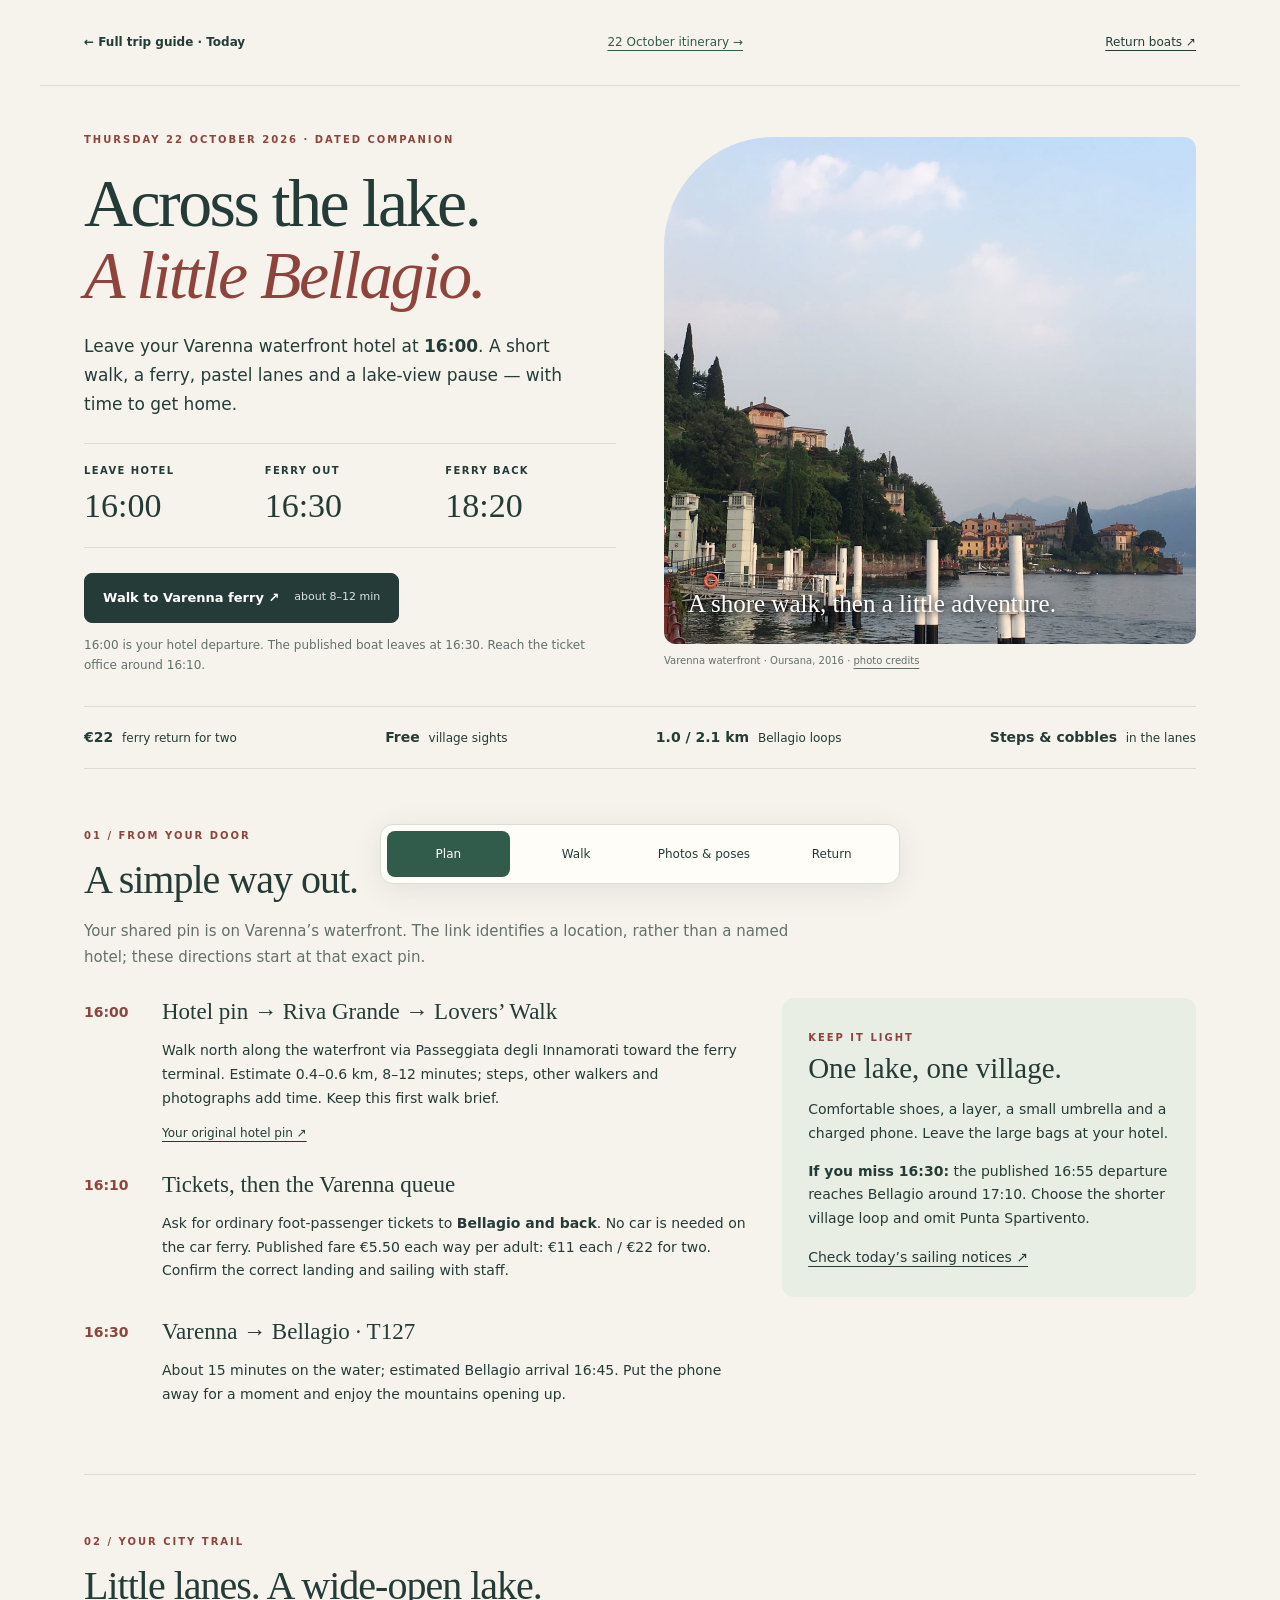
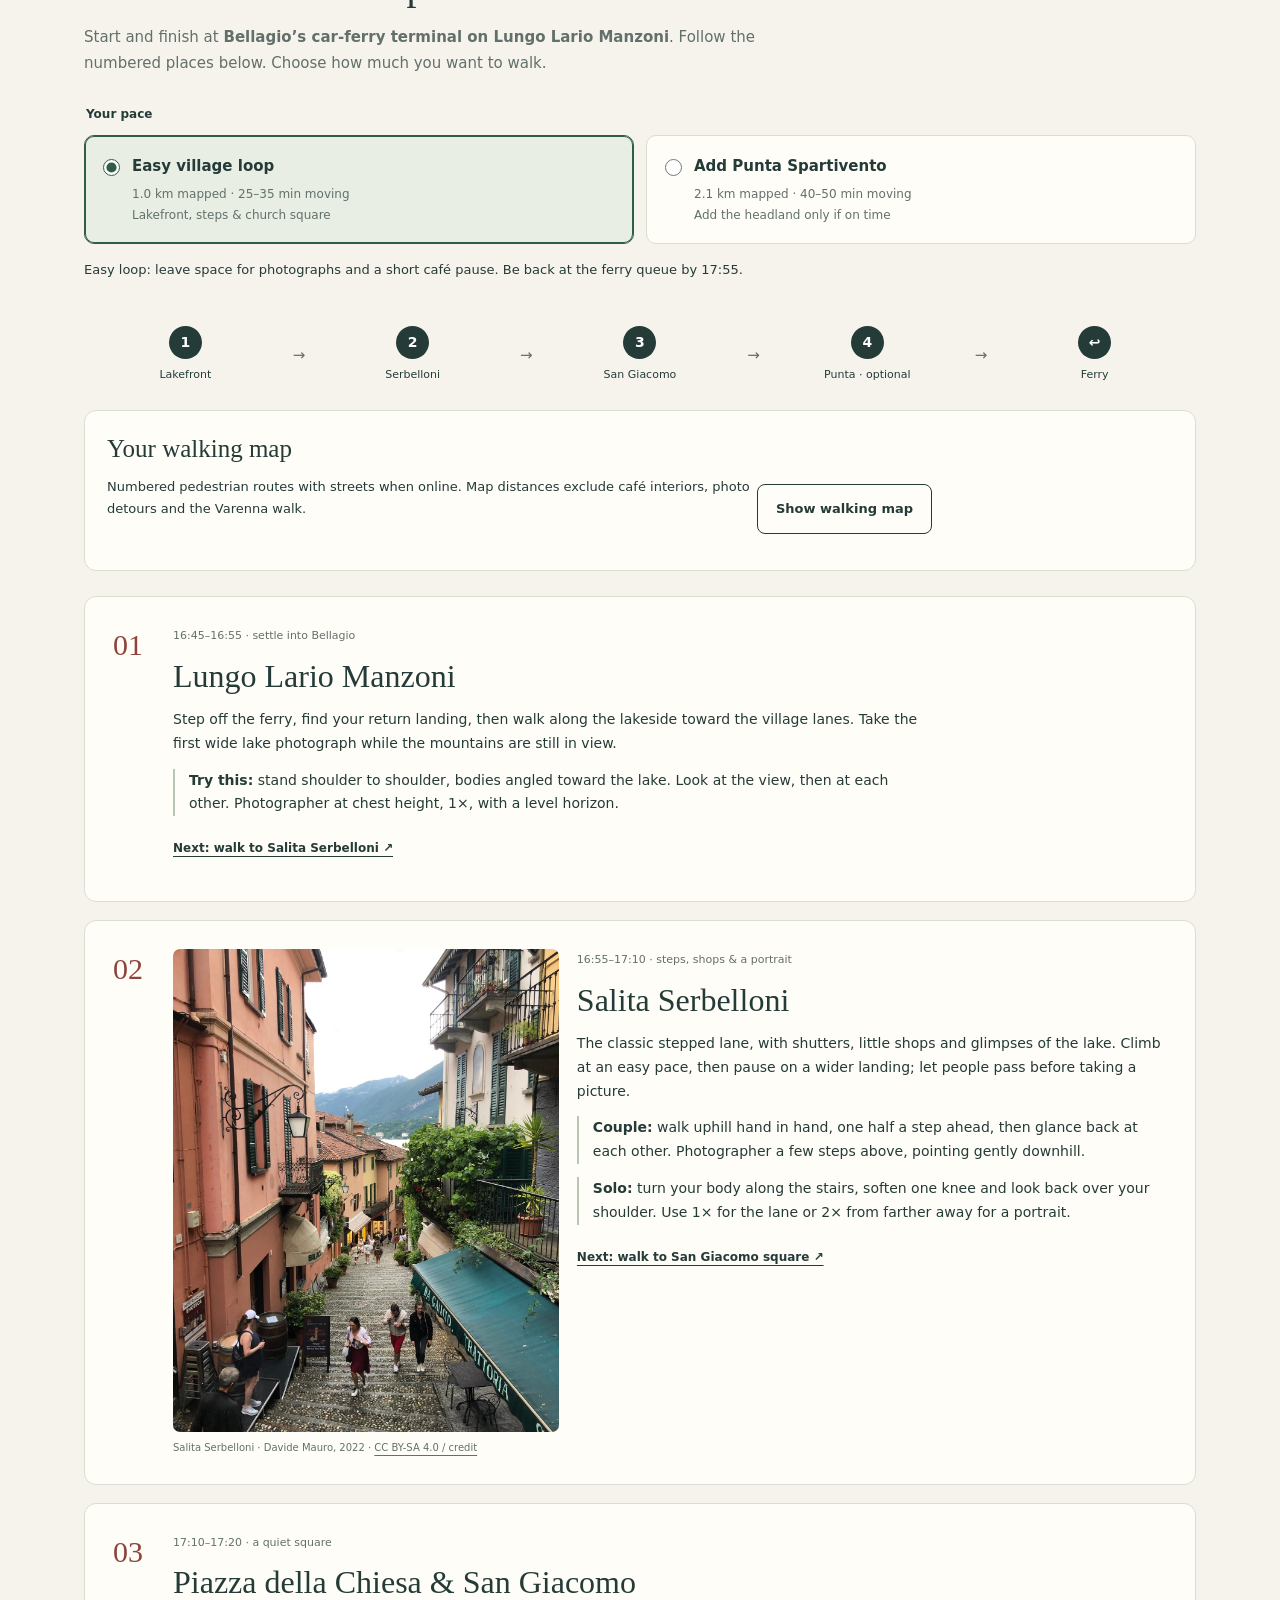
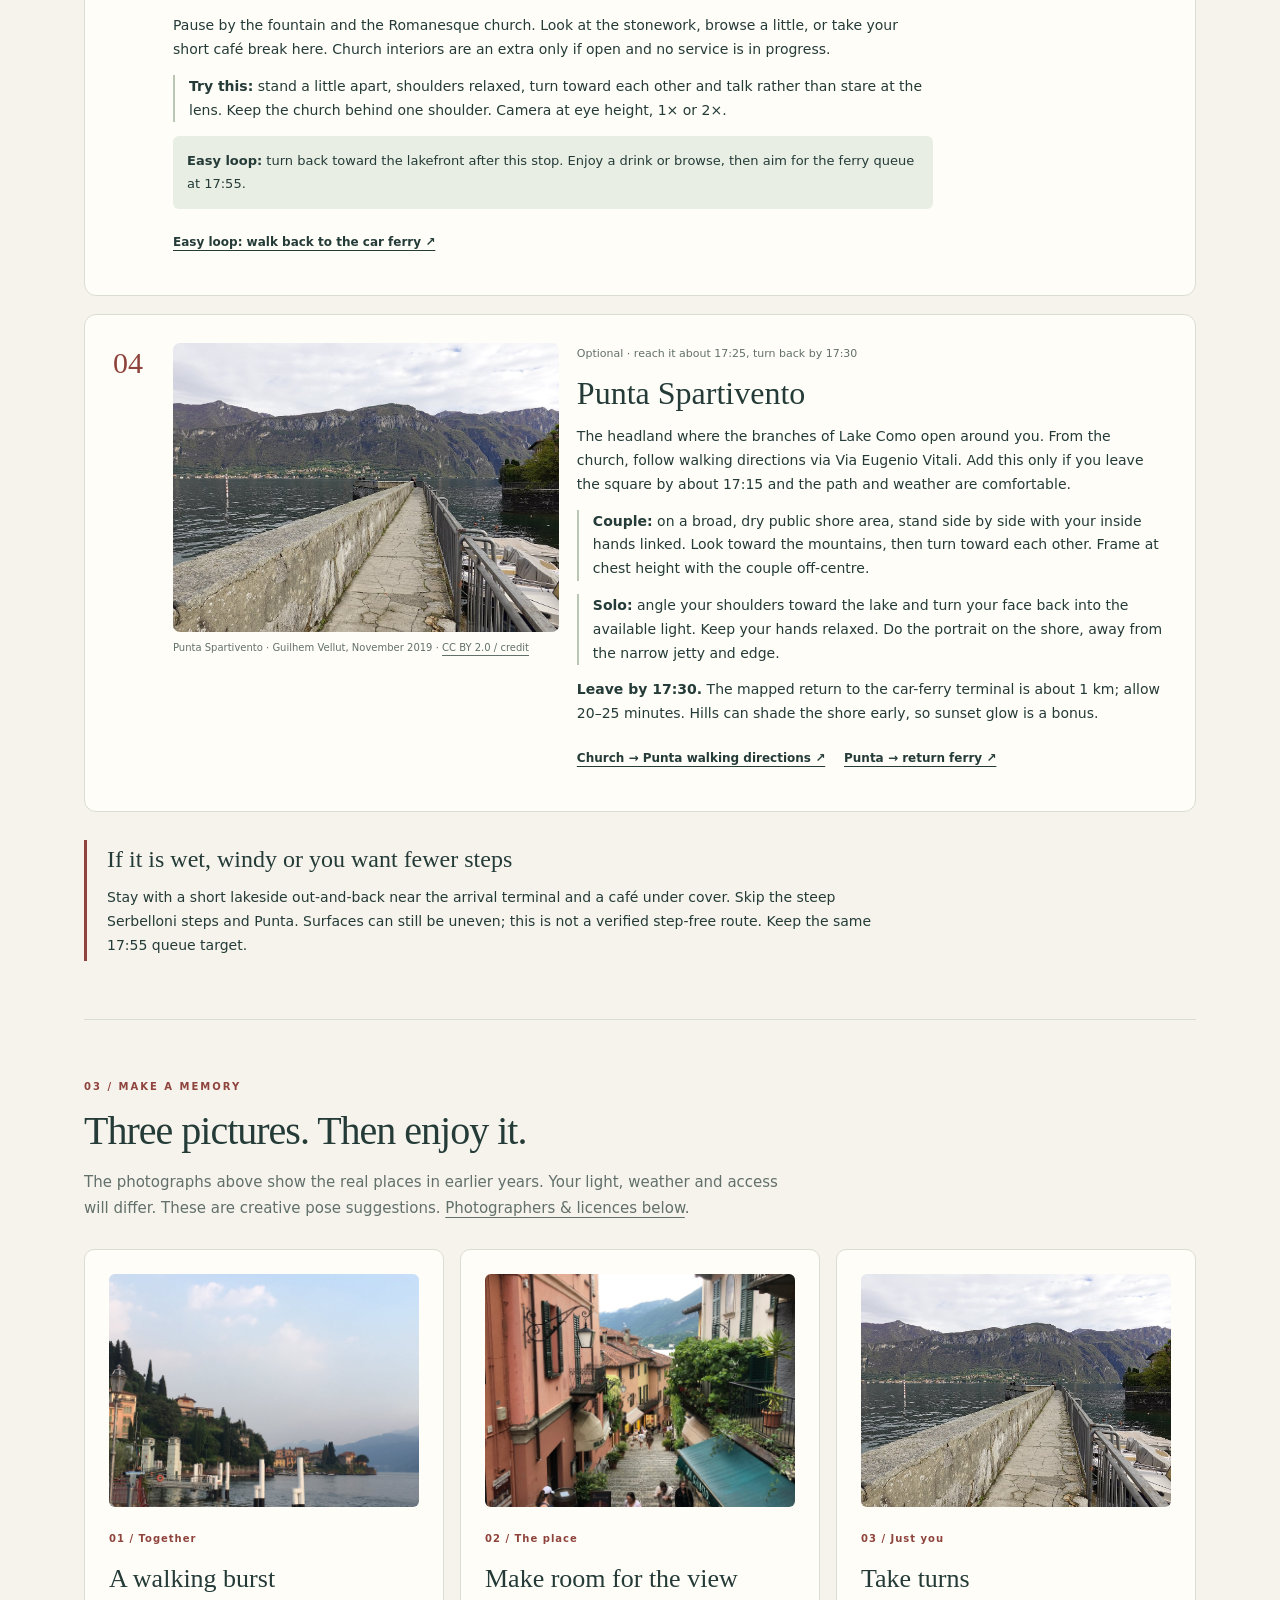
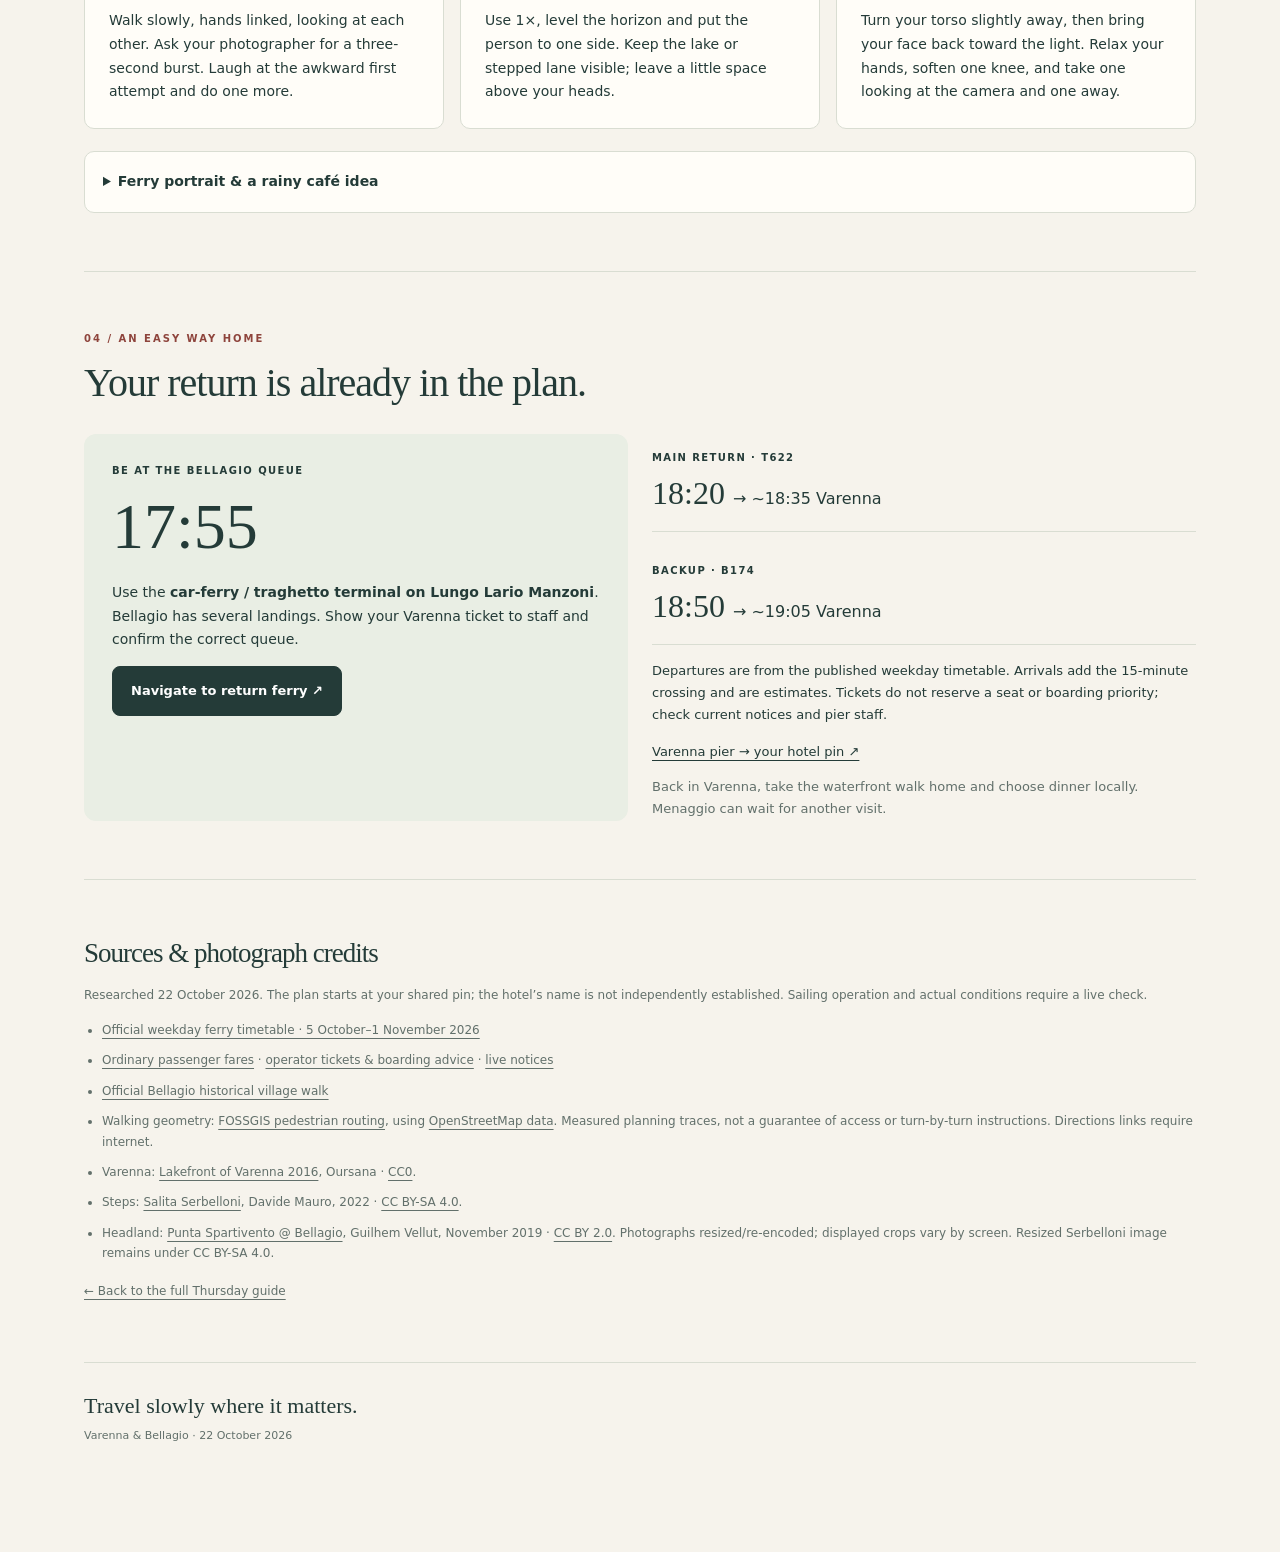
<file: varenna.html>
<!doctype html>
<html lang="en">
<head>
  <meta charset="utf-8">
  <meta name="viewport" content="width=device-width, initial-scale=1">
  <meta name="theme-color" content="#243b38">
  <meta name="description" content="Leave your Varenna waterfront hotel at 16:00: a practical Bellagio ferry, village walk, real photographs and couple poses for 22 October 2026.">
  <title>Varenna → Bellagio · Your afternoon, on foot</title>
  <link rel="stylesheet" href="varenna.css?v=ui-verona-20261023-1600">
  <script src="maps.js?v=ui-verona-20261023-1600" defer></script>
  <script src="varenna.js?v=ui-verona-20261023-1600" defer></script>
</head>
<body>
<a class="skip" href="#plan">Skip to the afternoon plan</a>
<header class="topbar"><a href="index.html#view-plan" class="back">← Full trip guide · Today</a><a href="index.html#day22" class="itinerary-back">22 October itinerary →</a><a href="#return" class="return-shortcut">Return boats ↗</a></header>
<main>
  <section class="hero" id="plan" aria-labelledby="page-title">
    <div class="hero-copy"><p class="eyebrow">Thursday 22 October 2026 · dated companion</p><h1>Across the lake.<br><em>A little Bellagio.</em></h1><p class="lead">Leave your Varenna waterfront hotel at <strong>16:00</strong>. A short walk, a ferry, pastel lanes and a lake-view pause — with time to get home.</p>
      <div class="essentials"><div><span>LEAVE HOTEL</span><strong>16:00</strong></div><div><span>FERRY OUT</span><strong>16:30</strong></div><div><span>FERRY BACK</span><strong>18:20</strong></div></div>
      <a class="button primary" data-directions="hotel" href="https://www.google.com/maps/dir/?api=1&amp;origin=46.0109555,9.2830510&amp;destination=46.0134089,9.2829240&amp;travelmode=walking" target="_blank" rel="noopener noreferrer">Walk to Varenna ferry ↗ <small>about 8–12 min</small></a>
      <p class="micro">16:00 is your hotel departure. The published boat leaves at 16:30. Reach the ticket office around 16:10.</p>
    </div>
    <figure class="hero-photo"><img src="assets/photos/como/varenna-lakefront.jpg" width="1280" height="960" alt="Real photograph of Varenna's waterfront, villas and mountains beside Lake Como" fetchpriority="high"><figcaption>Varenna waterfront · Oursana, 2016 · <a href="#credits">photo credits</a></figcaption><span class="photo-note">A shore walk, then a little adventure.</span></figure>
  </section>
  <div class="trip-strip"><span><b>€22</b> ferry return for two</span><span><b>Free</b> village sights</span><span><b>1.0 / 2.1 km</b> Bellagio loops</span><span><b>Steps &amp; cobbles</b> in the lanes</span></div>
  <section class="section departure" aria-labelledby="first-title">
    <div class="section-heading"><p class="eyebrow">01 / From your door</p><h2 id="first-title">A simple way out.</h2><p>Your shared pin is on Varenna’s waterfront. The link identifies a location, rather than a named hotel; these directions start at that exact pin.</p></div>
    <div class="departure-grid"><ol class="schedule"><li><time>16:00</time><div><h3>Hotel pin → Riva Grande → Lovers’ Walk</h3><p>Walk north along the waterfront via Passeggiata degli Innamorati toward the ferry terminal. Estimate 0.4–0.6 km, 8–12 minutes; steps, other walkers and photographs add time. Keep this first walk brief.</p><a href="https://maps.app.goo.gl/mzbi9q96bpuZ8Hf76?g_st=ic" target="_blank" rel="noopener noreferrer">Your original hotel pin ↗</a></div></li><li><time>16:10</time><div><h3>Tickets, then the Varenna queue</h3><p>Ask for ordinary foot-passenger tickets to <strong>Bellagio and back</strong>. No car is needed on the car ferry. Published fare €5.50 each way per adult: €11 each / €22 for two. Confirm the correct landing and sailing with staff.</p></div></li><li><time>16:30</time><div><h3>Varenna → Bellagio · T127</h3><p>About 15 minutes on the water; estimated Bellagio arrival 16:45. Put the phone away for a moment and enjoy the mountains opening up.</p></div></li></ol>
    <aside class="note-card"><span class="eyebrow">Keep it light</span><h3>One lake, one village.</h3><p>Comfortable shoes, a layer, a small umbrella and a charged phone. Leave the large bags at your hotel.</p><p><strong>If you miss 16:30:</strong> the published 16:55 departure reaches Bellagio around 17:10. Choose the shorter village loop and omit Punta Spartivento.</p><a href="https://www.navigazionelaghi.it/en/notices/" target="_blank" rel="noopener noreferrer">Check today’s sailing notices ↗</a></aside></div>
  </section>
  <section class="section" id="walk" aria-labelledby="walk-title">
    <div class="section-heading"><p class="eyebrow">02 / Your city trail</p><h2 id="walk-title">Little lanes. A wide-open lake.</h2><p>Start and finish at <strong>Bellagio’s car-ferry terminal on Lungo Lario Manzoni</strong>. Follow the numbered places below. Choose how much you want to walk.</p></div>
    <fieldset class="route-choice"><legend>Your pace</legend><label><input type="radio" name="walk-route" value="short" checked><span><strong>Easy village loop</strong><small>1.0 km mapped · 25–35 min moving<br>Lakefront, steps &amp; church square</small></span></label><label><input type="radio" name="walk-route" value="full"><span><strong>Add Punta Spartivento</strong><small>2.1 km mapped · 40–50 min moving<br>Add the headland only if on time</small></span></label></fieldset>
    <p id="route-note" class="route-note" role="status">Easy loop: leave space for photographs and a short café pause. Be back at the ferry queue by 17:55.</p>
    <div class="trail-overview" aria-label="Walking order"><a href="#stop-lakefront"><b>1</b><span>Lakefront</span></a><i aria-hidden="true">→</i><a href="#stop-serbelloni"><b>2</b><span>Serbelloni</span></a><i aria-hidden="true">→</i><a href="#stop-giacomo"><b>3</b><span>San Giacomo</span></a><i aria-hidden="true">→</i><a href="#stop-punta"><b>4</b><span>Punta · optional</span></a><i aria-hidden="true">→</i><a href="#return"><b>↩</b><span>Ferry</span></a></div>
    <div class="map-card"><div><h3>Your walking map</h3><p>Numbered pedestrian routes with streets when online. Map distances exclude café interiors, photo detours and the Varenna walk.</p></div><button class="button secondary" id="load-walk-map" type="button">Show walking map</button><div id="walk-map" hidden></div><noscript><p>Use each place’s walking-directions link below; the map controls require JavaScript.</p></noscript></div>
    <div class="stops">
      <article class="stop-card" id="stop-lakefront"><div class="stop-number">01</div><div class="stop-copy"><span class="timing">16:45–16:55 · settle into Bellagio</span><h3>Lungo Lario Manzoni</h3><p>Step off the ferry, find your return landing, then walk along the lakeside toward the village lanes. Take the first wide lake photograph while the mountains are still in view.</p><p class="pose"><strong>Try this:</strong> stand shoulder to shoulder, bodies angled toward the lake. Look at the view, then at each other. Photographer at chest height, 1×, with a level horizon.</p><a class="text-link" data-directions="serbelloni" href="https://www.google.com/maps/dir/?api=1&amp;origin=45.9858341,9.2599515&amp;destination=45.986572,9.262264&amp;travelmode=walking" target="_blank" rel="noopener noreferrer">Next: walk to Salita Serbelloni ↗</a></div></article>
      <article class="stop-card photo-stop" id="stop-serbelloni"><div class="stop-number">02</div><figure><img src="assets/photos/como/bellagio-serbelloni.jpg" width="1280" height="1707" alt="Real view down Salita Serbelloni's cobbled steps between pastel buildings in Bellagio" loading="lazy" decoding="async"><figcaption>Salita Serbelloni · Davide Mauro, 2022 · <a href="#credits">CC BY-SA 4.0 / credit</a></figcaption></figure><div class="stop-copy"><span class="timing">16:55–17:10 · steps, shops &amp; a portrait</span><h3>Salita Serbelloni</h3><p>The classic stepped lane, with shutters, little shops and glimpses of the lake. Climb at an easy pace, then pause on a wider landing; let people pass before taking a picture.</p><p class="pose"><strong>Couple:</strong> walk uphill hand in hand, one half a step ahead, then glance back at each other. Photographer a few steps above, pointing gently downhill.</p><p class="pose"><strong>Solo:</strong> turn your body along the stairs, soften one knee and look back over your shoulder. Use 1× for the lane or 2× from farther away for a portrait.</p><a class="text-link" href="https://www.google.com/maps/dir/?api=1&amp;origin=45.986572,9.262264&amp;destination=45.9879480,9.2620455&amp;travelmode=walking" target="_blank" rel="noopener noreferrer">Next: walk to San Giacomo square ↗</a></div></article>
      <article class="stop-card" id="stop-giacomo"><div class="stop-number">03</div><div class="stop-copy"><span class="timing">17:10–17:20 · a quiet square</span><h3>Piazza della Chiesa &amp; San Giacomo</h3><p>Pause by the fountain and the Romanesque church. Look at the stonework, browse a little, or take your short café break here. Church interiors are an extra only if open and no service is in progress.</p><p class="pose"><strong>Try this:</strong> stand a little apart, shoulders relaxed, turn toward each other and talk rather than stare at the lens. Keep the church behind one shoulder. Camera at eye height, 1× or 2×.</p><div class="branch-note"><strong>Easy loop:</strong> turn back toward the lakefront after this stop. Enjoy a drink or browse, then aim for the ferry queue at 17:55.</div><a class="text-link" data-directions="church-return" href="https://www.google.com/maps/dir/?api=1&amp;origin=45.9879480,9.2620455&amp;destination=45.9858341,9.2599515&amp;travelmode=walking" target="_blank" rel="noopener noreferrer">Easy loop: walk back to the car ferry ↗</a></div></article>
      <article class="stop-card photo-stop optional-stop" id="stop-punta"><div class="stop-number">04</div><figure><img src="assets/photos/como/bellagio-spartivento.jpg" width="1280" height="853" alt="Real November photograph from Punta Spartivento looking across Lake Como toward the mountains" loading="lazy" decoding="async"><figcaption>Punta Spartivento · Guilhem Vellut, November 2019 · <a href="#credits">CC BY 2.0 / credit</a></figcaption></figure><div class="stop-copy"><span class="timing">Optional · reach it about 17:25, turn back by 17:30</span><h3>Punta Spartivento</h3><p>The headland where the branches of Lake Como open around you. From the church, follow walking directions via Via Eugenio Vitali. Add this only if you leave the square by about 17:15 and the path and weather are comfortable.</p><p class="pose"><strong>Couple:</strong> on a broad, dry public shore area, stand side by side with your inside hands linked. Look toward the mountains, then turn toward each other. Frame at chest height with the couple off-centre.</p><p class="pose"><strong>Solo:</strong> angle your shoulders toward the lake and turn your face back into the available light. Keep your hands relaxed. Do the portrait on the shore, away from the narrow jetty and edge.</p><p><strong>Leave by 17:30.</strong> The mapped return to the car-ferry terminal is about 1 km; allow 20–25 minutes. Hills can shade the shore early, so sunset glow is a bonus.</p><a class="text-link" href="https://www.google.com/maps/dir/?api=1&amp;origin=45.9879480,9.2620455&amp;destination=45.9912785,9.2655266&amp;travelmode=walking" target="_blank" rel="noopener noreferrer">Church → Punta walking directions ↗</a> <a class="text-link" href="https://www.google.com/maps/dir/?api=1&amp;origin=45.9912785,9.2655266&amp;destination=45.9858341,9.2599515&amp;travelmode=walking" target="_blank" rel="noopener noreferrer">Punta → return ferry ↗</a></div></article>
    </div>
    <div class="weather-plan"><h3>If it is wet, windy or you want fewer steps</h3><p>Stay with a short lakeside out-and-back near the arrival terminal and a café under cover. Skip the steep Serbelloni steps and Punta. Surfaces can still be uneven; this is not a verified step-free route. Keep the same 17:55 queue target.</p></div>
  </section>
  <section class="section" id="photos" aria-labelledby="photos-title"><div class="section-heading"><p class="eyebrow">03 / Make a memory</p><h2 id="photos-title">Three pictures. Then enjoy it.</h2><p>The photographs above show the real places in earlier years. Your light, weather and access will differ. These are creative pose suggestions. <a href="#credits">Photographers &amp; licences below</a>.</p></div><div class="photo-rhythm"><article><img src="assets/photos/como/varenna-lakefront.jpg" width="1280" height="960" alt="Varenna waterfront photo inspiration" loading="lazy" decoding="async"><span>01 / Together</span><h3>A walking burst</h3><p>Walk slowly, hands linked, looking at each other. Ask your photographer for a three-second burst. Laugh at the awkward first attempt and do one more.</p></article><article><img src="assets/photos/como/bellagio-serbelloni.jpg" width="1280" height="1707" alt="Salita Serbelloni lane as a portrait backdrop" loading="lazy" decoding="async"><span>02 / The place</span><h3>Make room for the view</h3><p>Use 1×, level the horizon and put the person to one side. Keep the lake or stepped lane visible; leave a little space above your heads.</p></article><article><img src="assets/photos/como/bellagio-spartivento.jpg" width="1280" height="853" alt="Lake Como view from Punta Spartivento for a landscape portrait" loading="lazy" decoding="async"><span>03 / Just you</span><h3>Take turns</h3><p>Turn your torso slightly away, then bring your face back toward the light. Relax your hands, soften one knee, and take one looking at the camera and one away.</p></article></div><details class="photo-extra"><summary>Ferry portrait &amp; a rainy café idea</summary><div><p><strong>On the ferry:</strong> stay in a safe passenger area, shoulder to shoulder, facing diagonally toward shore. Photographer at chest height, 1×, with a little railing in the foreground. Keep boarding lanes clear.</p><p><strong>In a café:</strong> ask permission, sit diagonally to a window with cups in hand, then look at your partner. Use 2× if there is room, no flash. Keep the café stop inside your return margin.</p></div></details></section>
  <section class="section return-section" id="return" aria-labelledby="return-title"><div class="section-heading"><p class="eyebrow">04 / An easy way home</p><h2 id="return-title">Your return is already in the plan.</h2></div><div class="return-grid"><article class="return-card"><span>BE AT THE BELLAGIO QUEUE</span><strong>17:55</strong><p>Use the <b>car-ferry / traghetto terminal on Lungo Lario Manzoni</b>. Bellagio has several landings. Show your Varenna ticket to staff and confirm the correct queue.</p><a class="button primary" href="https://www.google.com/maps/dir/?api=1&amp;destination=45.9858341,9.2599515&amp;travelmode=walking" target="_blank" rel="noopener noreferrer">Navigate to return ferry ↗</a></article><div class="return-options"><div><span>MAIN RETURN · T622</span><strong>18:20 <small>→ ~18:35 Varenna</small></strong></div><div><span>BACKUP · B174</span><strong>18:50 <small>→ ~19:05 Varenna</small></strong></div><p>Departures are from the published weekday timetable. Arrivals add the 15-minute crossing and are estimates. Tickets do not reserve a seat or boarding priority; check current notices and pier staff.</p><a href="https://www.google.com/maps/dir/?api=1&amp;origin=46.0134089,9.2829240&amp;destination=46.0109555,9.2830510&amp;travelmode=walking" target="_blank" rel="noopener noreferrer">Varenna pier → your hotel pin ↗</a><p class="micro">Back in Varenna, take the waterfront walk home and choose dinner locally. Menaggio can wait for another visit.</p></div></div></section>
  <section class="section sources" id="credits"><h2>Sources &amp; photograph credits</h2><p>Researched 22 October 2026. The plan starts at your shared pin; the hotel’s name is not independently established. Sailing operation and actual conditions require a live check.</p><ul><li><a href="https://www.navigazionelaghi.it/wp-content/uploads/2026/09/Orari_WebVerticali-A26_Tfer.pdf" target="_blank" rel="noopener noreferrer">Official weekday ferry timetable · 5 October–1 November 2026</a></li><li><a href="https://www.navigazionelaghi.it/wp-content/uploads/2026/03/NLC_Tariffe-A4_042026_CT012018_eng.pdf" target="_blank" rel="noopener noreferrer">Ordinary passenger fares</a> · <a href="https://www.navigazionelaghi.it/en/tickets-and-timetables-lake-como/" target="_blank" rel="noopener noreferrer">operator tickets &amp; boarding advice</a> · <a href="https://www.navigazionelaghi.it/en/notices/" target="_blank" rel="noopener noreferrer">live notices</a></li><li><a href="https://www.bellagiolakecomo.com/wp-content/uploads/2025/02/itinerario-storico-borgo-it.pdf" target="_blank" rel="noopener noreferrer">Official Bellagio historical village walk</a></li><li>Walking geometry: <a href="https://routing.openstreetmap.de/" target="_blank" rel="noopener noreferrer">FOSSGIS pedestrian routing</a>, using <a href="https://www.openstreetmap.org/copyright" target="_blank" rel="noopener noreferrer">OpenStreetMap data</a>. Measured planning traces, not a guarantee of access or turn-by-turn instructions. Directions links require internet.</li><li>Varenna: <a href="https://commons.wikimedia.org/wiki/File:Lakefront_of_Varenna_2016.jpg" target="_blank" rel="noopener noreferrer">Lakefront of Varenna 2016</a>, Oursana · <a href="https://creativecommons.org/publicdomain/zero/1.0/" target="_blank" rel="noopener noreferrer">CC0</a>.</li><li>Steps: <a href="https://commons.wikimedia.org/wiki/File:Salita_Serbelloni.jpg" target="_blank" rel="noopener noreferrer">Salita Serbelloni</a>, Davide Mauro, 2022 · <a href="https://creativecommons.org/licenses/by-sa/4.0/" target="_blank" rel="noopener noreferrer">CC BY-SA 4.0</a>.</li><li>Headland: <a href="https://commons.wikimedia.org/wiki/File:Punta_Spartivento_@_Bellagio_(49589913777).jpg" target="_blank" rel="noopener noreferrer">Punta Spartivento @ Bellagio</a>, Guilhem Vellut, November 2019 · <a href="https://creativecommons.org/licenses/by/2.0/" target="_blank" rel="noopener noreferrer">CC BY 2.0</a>. Photographs resized/re-encoded; displayed crops vary by screen. Resized Serbelloni image remains under CC BY-SA 4.0.</li></ul><a href="index.html#day22">← Back to the full Thursday guide</a></section>
</main>
<nav class="outing-nav" aria-label="Afternoon guide"><a href="#plan" aria-current="location">Plan</a><a href="#walk">Walk</a><a href="#photos">Photos &amp; poses</a><a href="#return">Return</a></nav>
<footer>Travel slowly where it matters. <span>Varenna &amp; Bellagio · 22 October 2026</span></footer>
</body>
</html>
</file>
<file: style.css>
@charset "UTF-8";
:root{--paper:#f6f3ec;--card:#fffdf8;--ink:#243b38;--muted:#62706b;--line:#d9ddd2;--green:#315b4a;--wine:#8e443c;--ochre:#a57735;--pale:#e9eee4;--serif:Georgia,'Times New Roman',serif;--sans:system-ui,-apple-system,'Segoe UI',sans-serif}
*{box-sizing:border-box}html{scroll-behavior:smooth;scroll-padding-top:90px}body{margin:0;background:var(--paper);color:var(--ink);font-family:var(--sans);font-size:15px;line-height:1.7}a{color:inherit;text-underline-offset:4px}a:hover{color:var(--wine)}button,input{font:inherit}button,a,input,summary{-webkit-tap-highlight-color:transparent}button:focus-visible,a:focus-visible,input:focus-visible,summary:focus-visible{outline:3px solid var(--ochre);outline-offset:5px}button{cursor:pointer}img{display:block;width:100%}.wrap{max-width:1280px;margin:auto;padding-inline:52px}.skip{position:fixed;top:-60px;background:var(--ink);color:white;padding:10px;z-index:10}.skip:focus{top:0}.topbar{height:86px;display:flex;align-items:center;justify-content:space-between;border-bottom:1px solid var(--line);gap:24px}.brand{font-family:var(--serif);font-size:21px;text-decoration:none;letter-spacing:-.5px}.brand span{font-family:var(--sans);font-size:10px;display:block;letter-spacing:2.8px;text-transform:uppercase;color:var(--muted);line-height:1.3}.topnav{display:flex;align-items:center;gap:28px;font-size:12px}.topnav a{text-decoration:none}.print{border:1px solid var(--line);border-radius:2px;background:transparent;padding:8px 14px;font-size:11px;letter-spacing:.5px}.hero{display:grid;grid-template-columns:1fr 1.15fr;gap:48px;padding-top:54px;padding-bottom:40px;align-items:center}.eyebrow,.section-kicker{font-size:10px;font-weight:650;letter-spacing:2.2px;text-transform:uppercase}.eyebrow{display:flex;gap:12px;align-items:center;color:var(--green)}.eyebrow:before{content:'';height:1px;width:28px;background:currentColor}h1,h2,h3,h4,p{margin-top:0}h1{font-family:var(--serif);font-size:clamp(44px,4.8vw,68px);font-weight:400;letter-spacing:-2.5px;line-height:1.04;margin:22px 0}h1 em{color:var(--wine);font-weight:400}h2{font:400 38px/1.13 var(--serif);letter-spacing:-1px;margin-bottom:14px}h3{font:400 28px/1.2 var(--serif);letter-spacing:-.5px}h4{font-size:14px;line-height:1.45;margin-bottom:7px}.hero-copy>p{max-width:405px;color:var(--muted);font-size:14px;line-height:1.8}.hero-meta{display:flex;gap:24px;font-size:11px;margin:28px 0}.hero-meta strong{display:block;font-size:15px;font-weight:500;color:var(--ink)}.button{display:inline-flex;align-items:center;gap:25px;background:var(--ink);color:white;text-decoration:none;padding:13px 20px;font-size:12px;border:1px solid var(--ink)}.button:hover{background:var(--green);color:white}.hero-image{position:relative;min-width:0;margin:0}.hero-image img{height:365px;object-fit:cover;object-position:64% center;border-radius:110px 0 0 0}.hero-image:after{content:'LAKE COMO · 22 OCT';position:absolute;bottom:31px;left:24px;color:white;font-size:10px;letter-spacing:2px;text-shadow:0 1px 5px #000}.hero-image figcaption{font-size:10px;text-align:right;color:var(--muted);margin-top:9px}.research-note{display:flex;gap:12px;align-items:baseline;font-size:11px;color:var(--muted);border-top:1px solid var(--line);padding:16px 0}.research-note strong{color:var(--green);white-space:nowrap;font-weight:600}.route{display:flex;justify-content:space-between;gap:16px;padding:24px 0 31px;border-bottom:1px solid var(--line)}.route a{position:relative;text-decoration:none;flex:1;font-size:15px;font-family:var(--serif);line-height:1.4}.route a:not(:last-child):after{content:'↗';position:absolute;right:0;top:11px;color:#9caaa0;font-size:15px}.route small{display:block;font-family:var(--sans);font-size:9px;color:var(--muted);letter-spacing:1px;text-transform:uppercase;margin-top:5px}.route .num{font:10px var(--sans);color:var(--wine);display:block;margin-bottom:8px}.section{padding-top:62px;padding-bottom:14px}.section-head{display:flex;align-items:end;justify-content:space-between;gap:30px;margin-bottom:27px}.section-kicker{color:var(--wine);margin-bottom:12px}.section-head p{max-width:370px;font-size:12px;color:var(--muted);margin:0 0 4px}.correction-grid{display:grid;grid-template-columns:repeat(3,1fr);border:1px solid var(--line);background:var(--card)}.correction{padding:24px 25px;border-right:1px solid var(--line)}.correction:nth-child(3n){border-right:0}.correction:nth-child(-n+3){border-bottom:1px solid var(--line)}.correction .index{color:var(--wine);font:italic 20px var(--serif);margin-bottom:16px}.correction h4{font-size:13px}.correction p{font-size:12px;color:var(--muted);margin-bottom:13px}.source-link{font-size:11px;color:var(--green);font-weight:500}.layout{display:grid;grid-template-columns:170px minmax(0,1fr);gap:44px}.daynav{position:sticky;top:30px;align-self:start;padding-top:8px}.daynav>p{font-size:9px;text-transform:uppercase;letter-spacing:1.7px;color:var(--muted);margin-bottom:18px}.daynav a{display:block;padding:8px 0 8px 12px;text-decoration:none;border-left:1px solid var(--line);font-size:12px;color:var(--muted);line-height:1.4}.daynav a small{display:inline-block;width:29px;font-size:10px;opacity:.8}.daynav a.active{border-left:2px solid var(--wine);color:var(--wine);font-weight:600}.daynav .days-note{border-top:1px solid var(--line);padding:16px 0;margin-top:22px;font-size:11px;color:var(--muted);text-transform:none;letter-spacing:0;line-height:1.8}.itinerary-tools{display:flex;align-items:center;justify-content:space-between;gap:15px;margin-bottom:18px;font-size:10px;color:var(--muted)}.itinerary-tools button{padding:4px 0;border:0;background:none;color:var(--green);text-decoration:underline;text-underline-offset:3px;font-size:11px}.day{margin-bottom:25px;background:var(--card);border:1px solid var(--line);scroll-margin-top:22px}.day-head{display:grid;grid-template-columns:57px 1fr auto;gap:20px;padding:26px 28px 18px;align-items:start}.date{border-right:1px solid var(--line);font-size:10px;line-height:1.3;text-transform:uppercase;color:var(--muted)}.date strong{display:block;font:400 33px/1.05 var(--serif);color:var(--ink);margin-bottom:5px}.day h3{margin-bottom:6px}.day-sub{font-size:12px;color:var(--muted);margin:0}.tag{display:inline-block;border:1px solid #d6ddd1;border-radius:30px;padding:3px 9px;font-size:9px;white-space:nowrap;color:var(--green)}.anchor{margin:0 28px 23px 105px;padding-left:14px;border-left:2px solid var(--ochre);font:italic 17px/1.55 var(--serif)}.anchor span{display:block;font:9px var(--sans);letter-spacing:1.3px;text-transform:uppercase;color:var(--muted);margin-bottom:6px}.day details{border-top:1px solid var(--line)}.day summary{display:flex;justify-content:space-between;padding:12px 28px;font-size:11px;color:var(--green);cursor:pointer;list-style:none}.day summary::-webkit-details-marker{display:none}.day summary:after{content:'+';font-size:16px;line-height:1.1}.day details[open] summary:after{content:'−'}.day-content{padding:8px 28px 25px}.timeline{list-style:none;padding:0;margin:0}.timeline>li{display:grid;grid-template-columns:78px 1fr;gap:19px;margin-bottom:20px}.when{font-size:10px;text-transform:uppercase;color:var(--wine);font-weight:650;padding-top:2px;line-height:1.6}.timeline h4{font-size:13px;margin-bottom:4px}.timeline p{font-size:12px;color:var(--muted);margin:0;line-height:1.8}.timeline a{color:var(--green)}.callout{padding:13px 17px;background:var(--pale);font-size:12px;margin-top:18px;line-height:1.8}.callout strong{font-weight:600}.callout.warn{background:#f5eadc;color:#704b2f}.day-foot{border-top:1px dashed var(--line);padding-top:15px;display:grid;grid-template-columns:1fr 1fr;gap:20px;margin-top:20px;font-size:11px;color:var(--muted)}.day-foot strong{display:block;font-size:9px;text-transform:uppercase;letter-spacing:1px;color:var(--ink);margin-bottom:4px}.small-links{display:flex;flex-wrap:wrap;gap:8px 18px;font-size:10px;margin-top:18px;color:var(--green)}.plan-bar{padding:22px 25px;background:var(--ink);color:white;display:flex;gap:20px;align-items:center;justify-content:space-between;margin-bottom:22px}.plan-bar p{margin:0;font-size:12px;color:#d2ded7}.plan-bar strong{color:white}.plan-bar span{font:italic 24px var(--serif);white-space:nowrap}.checks{border-top:1px solid var(--line)}.check{display:grid;grid-template-columns:23px 1fr auto;gap:14px;padding:19px 0;border-bottom:1px solid var(--line);align-items:start}.check input{accent-color:var(--green);width:17px;height:17px;margin-top:3px;cursor:pointer}.check h4{font-size:13px;margin-bottom:4px}.check p{font-size:12px;color:var(--muted);margin-bottom:0}.check label{cursor:pointer}.check .deadline{font-size:9px;text-transform:uppercase;letter-spacing:.8px;padding-top:4px;color:var(--wine);text-align:right}.check.done h4{text-decoration:line-through;color:var(--muted)}.check.done{opacity:.65}.budget{display:grid;grid-template-columns:1fr 1fr;gap:35px;margin-top:28px}.budget p{font-size:12px;color:var(--muted)}.budget h3{font-size:23px}.table-wrap{overflow-x:auto}table{border-collapse:collapse;width:100%;font-size:12px;background:var(--card)}th{text-align:left;font-size:9px;text-transform:uppercase;letter-spacing:1px;font-weight:550;color:var(--muted);background:var(--pale);padding:13px 15px}td{padding:16px 15px;border-bottom:1px solid var(--line);vertical-align:top}td:first-child{min-width:120px}td small{display:block;color:var(--muted);font-size:11px;margin-top:5px}.transport-notes{display:grid;grid-template-columns:1fr 1fr;gap:28px;margin-top:25px}.transport-notes article{border-left:1px solid var(--line);padding-left:20px}.transport-notes h4{font-size:12px}.transport-notes p{font-size:12px;color:var(--muted);margin-bottom:0}.practical{display:grid;grid-template-columns:repeat(3,1fr);gap:30px;margin-top:35px;padding-top:28px;border-top:1px solid var(--line)}.practical h3{font-size:22px}.practical p{font-size:12px;color:var(--muted)}.sources{margin-top:20px;border-top:1px solid var(--line)}.sources details{padding:14px 0;border-bottom:1px solid var(--line)}.sources summary{cursor:pointer;font-size:13px;list-style-position:inside}.source-list{padding-left:20px;font-size:12px;color:var(--muted);columns:2;column-gap:40px}.source-list li{margin:10px 0;break-inside:avoid}.source-list a{color:var(--green)}.source-list span{display:block;font-size:11px;margin-top:3px}.fine{font-size:11px;color:var(--muted)}footer{display:flex;justify-content:space-between;gap:25px;margin-top:52px;padding:25px 0 35px;border-top:1px solid var(--line);font-size:10px;color:var(--muted)}footer .signature{font:italic 20px var(--serif);color:var(--wine)}.nojs{padding:15px;background:var(--pale);font-size:12px}::selection{background:#d7e1d4}
@media(min-width:1500px){.wrap{max-width:1370px}.hero-image img{height:405px}.hero{gap:70px}h1{font-size:72px}}
@media(max-width:1050px){.wrap{padding-inline:30px}.hero{gap:30px}h1{font-size:54px}.topnav{gap:18px}.layout{grid-template-columns:137px minmax(0,1fr);gap:25px}.route a{font-size:14px}.day-head{padding:23px 22px 18px;gap:15px}.anchor{margin-left:94px}.day-content{padding-inline:22px}.correction{padding:20px}.hero-meta{gap:20px}}
@media(max-width:760px){html{scroll-padding-top:25px}.wrap{padding-inline:22px}.topbar{height:76px}.brand{font-size:19px}.brand span{font-size:8px}.topnav{gap:16px}.topnav a{font-size:11px}.topnav a[href='#sources']{display:none}.print{padding:6px 9px;font-size:10px}.hero{grid-template-columns:1fr;padding-top:34px;gap:30px}.hero-copy>p{max-width:100%}h1{font-size:55px;max-width:540px;margin-top:17px}.hero-meta{margin:22px 0}.hero-image img{height:260px;border-top-left-radius:80px;object-position:center}.hero{padding-bottom:16px}.research-note{display:block;font-size:10px;line-height:1.8}.research-note strong{display:block}.route{display:grid;grid-template-columns:repeat(3,1fr);row-gap:22px}.route a:nth-child(3):after{display:none}.route a{font-size:16px}.route .num{margin-bottom:5px}.section{padding-top:45px}h2{font-size:33px}.section-head{display:block}.section-head p{max-width:100%;margin-top:12px}.correction-grid{grid-template-columns:1fr 1fr}.correction:nth-child(3n){border-right:1px solid var(--line)}.correction:nth-child(2n){border-right:0}.correction:nth-child(4){border-bottom:1px solid var(--line)}.correction p{font-size:11px}.layout{display:block}.daynav{position:static;padding-top:0;margin-bottom:20px;display:flex;overflow-x:auto;gap:4px;padding-bottom:9px}.daynav>p,.daynav .days-note{display:none}.daynav a{padding:7px 11px;border:1px solid var(--line);white-space:nowrap;font-size:11px}.daynav a.active{border:1px solid var(--wine)}.daynav a small{width:auto;margin-right:6px}.day-head{grid-template-columns:46px 1fr;padding:22px 20px 16px;gap:14px}.day h3{font-size:25px}.day-sub{font-size:11px}.day-head .tag{grid-column:2;justify-self:start;margin-top:-8px}.date strong{font-size:30px}.anchor{margin:0 20px 21px 80px;font-size:16px}.day-content{padding:7px 20px 22px}.timeline>li{grid-template-columns:63px 1fr;gap:15px}.timeline p{font-size:12px}.day summary{padding-inline:20px}.day-foot{gap:17px;font-size:11px}.plan-bar{padding:19px;display:block}.plan-bar span{display:block;margin-bottom:8px}.check{grid-template-columns:22px 1fr;gap:12px}.check .deadline{grid-column:2;text-align:left;padding:0}.budget,.transport-notes{grid-template-columns:1fr;gap:17px}.practical{grid-template-columns:1fr;gap:10px}.source-list{columns:1}.source-list li{margin:14px 0}footer{display:block}footer .signature{margin-bottom:10px}td{font-size:11px;padding:13px 12px}th{padding-inline:12px}.itinerary-tools{font-size:9px}}
@media(max-width:760px){.timeline p{font-size:13px}.timeline>li{grid-template-columns:57px 1fr;gap:12px}.day-sub{font-size:12px}.callout{font-size:12px}.daynav a{white-space:nowrap}}
@media(max-width:450px){.topnav a[href='#bookings']{display:none}.topnav a,.print{white-space:nowrap}.topnav{gap:14px}.brand span{font-size:7px;letter-spacing:2px}}
@media(prefers-reduced-motion:reduce){html{scroll-behavior:auto}}
@media print{@page{margin:15mm}body{background:white;color:#152a24;font-size:11px}.wrap{max-width:none;padding:0}.topnav,.button,.daynav,.itinerary-tools,.hero-image,.hero-meta,.route,.skip,.check input,.print{display:none!important}.topbar{height:60px}.hero{display:block;padding:25px 0 5px}.hero-copy>p{max-width:100%}h1{font-size:40px}h2{font-size:28px}.section{padding-top:25px}.correction-grid{grid-template-columns:repeat(3,1fr)}.correction{padding:13px}.layout{display:block}.day{break-inside:avoid;margin-bottom:18px}.day-head{padding-top:18px}.day details>summary{display:none}.day details>.day-content{display:block!important}.day-content{font-size:11px}.day p,.timeline p{font-size:11px}.day-foot{font-size:10px}.source-list{columns:2}.sources details{break-inside:avoid}.sources details>*:not(summary){display:block!important}table{font-size:10px}.check{grid-template-columns:1fr auto;break-inside:avoid}.plan-bar{background:#eee;color:#152a24}.plan-bar p,.plan-bar strong{color:#152a24}footer{margin-top:20px}.hero-image:after{display:none}a{color:inherit;text-decoration:underline}}
</file>
<file: planner.css>
.walk-total{background:var(--ink);color:var(--paper);padding:24px 28px;display:flex;align-items:center;gap:28px}.walk-total>strong{font:42px var(--serif);white-space:nowrap}.walk-total span{font-size:12px;line-height:1.7}.date-totals{display:flex;flex-wrap:wrap;background:var(--card);border:1px solid var(--line);margin-bottom:12px}.date-totals>span{padding:11px 15px;font-size:11px;flex:1;white-space:nowrap}.date-totals b{display:block;font-weight:600}.date-totals .heavy{background:#f5eadc;color:#704b2f}.city-tabs{display:flex;flex-wrap:wrap;gap:5px;margin:28px 0 0;border-bottom:1px solid var(--line)}.city-tabs button,.day-buttons button{background:transparent;color:var(--green);padding:11px 15px;border:1px solid var(--line);font-size:12px}.city-tabs button[aria-selected=true]{background:var(--green);color:white;border-color:var(--green)}.day-buttons{display:flex;flex-wrap:wrap;gap:8px;margin:18px 0 24px}.day-buttons button[aria-pressed=true]{border-color:var(--wine);color:var(--wine);background:#f3e9e1}.planner-columns{display:grid;grid-template-columns:minmax(230px,.8fr) minmax(0,1.3fr);gap:30px}.planner-columns fieldset{border:0;padding:0;margin:0 0 20px}.planner-columns legend{font-size:12px;font-weight:650;margin-bottom:12px}.planner-columns p{font-size:12px;color:var(--muted)}.walk-option{display:flex;gap:10px;padding:13px;background:var(--card);border:1px solid var(--line);margin-bottom:8px;cursor:pointer}.walk-option:has(input:checked){border-color:var(--green);background:var(--pale)}.walk-option input{accent-color:var(--green);margin-top:4px;flex-shrink:0}.walk-option b{font-size:12px;font-weight:550}.walk-option small{display:block;color:var(--muted);font-size:11px;margin-top:4px}.trace{margin:0 0 20px;background:var(--card);border:1px solid var(--line);padding:18px}.trace figcaption{font:18px var(--serif);margin-bottom:12px}.trace svg{width:100%;height:auto;background:#edf0e7;border:1px solid var(--line)}.trace polyline{fill:none;stroke:var(--wine);stroke-width:3;stroke-linecap:round;stroke-linejoin:round}.trace circle{fill:var(--green);stroke:var(--card);stroke-width:2}.trace text{font:11px var(--sans);fill:white}.trace .north{fill:var(--green);font-size:15px}.stop-list{font-size:12px;line-height:1.8;padding-left:24px;margin-bottom:0}.stop-list small{font-size:10px;color:var(--muted)}.map-credit{font-size:10px;color:var(--muted);border-top:1px solid var(--line);padding-top:14px}.rest-panel{border:1px solid var(--line);background:var(--pale);text-align:center;padding:60px 30px}.rest-panel>span{font-size:30px}.rest-panel h3{margin-top:15px}.food-heading{margin-top:38px}.food-heading h3{margin-bottom:12px}.food-heading p{font-size:12px;color:var(--muted)}.food-grid{display:grid;grid-template-columns:repeat(2,minmax(0,1fr));gap:18px}.food-card{padding:24px;background:var(--card);border:1px solid var(--line);overflow-wrap:anywhere}.food-card h3{font-size:24px;margin:14px 0}.food-card p{font-size:12px;color:var(--muted)}.food-card>p>strong{color:var(--ink)}.food-title{display:flex;align-items:baseline;justify-content:space-between;gap:15px;margin:14px 0}.food-title h4{font:22px var(--serif);margin:0}.food-title>strong{font:20px var(--serif);color:var(--wine);white-space:nowrap}.food-card .section-kicker{font-size:9px;letter-spacing:1.3px}.topnav{gap:17px}.fine{font-size:11px;color:var(--muted)}@media(max-width:850px){.planner-columns{grid-template-columns:1fr}.topbar{height:auto;min-height:86px;flex-wrap:wrap;padding-block:18px}.topnav{flex-wrap:wrap}.walk-total{gap:16px}.food-title{flex-wrap:wrap}.city-tabs button{flex:1}}@media(max-width:550px){.food-grid{grid-template-columns:1fr}.walk-total{align-items:start;flex-direction:column;gap:8px;padding:20px}.walk-total>strong{font-size:36px}.city-tabs button{flex-basis:30%;padding:10px 6px}.trace{padding:12px}.date-totals>span{min-width:30%}.food-card{padding:20px}}@media print{.city-tabs,.day-buttons{display:none}.planner-columns{grid-template-columns:1fr 1.3fr}.food-grid{grid-template-columns:1fr 1fr}.food-card,.trace{break-inside:avoid}.walk-total{-webkit-print-color-adjust:exact;print-color-adjust:exact}.trace svg{max-height:240px}.topnav{display:none}}
</file>
<file: revised.css>
.preserved{font-size:12px;padding:12px 0;color:var(--green)}.arrival-note{font-size:14px;line-height:1.85;color:var(--ink);border-left:3px solid var(--ochre);padding-left:15px;margin-top:6px}.quicklinks{display:flex;flex-wrap:wrap;gap:8px;margin:20px 0}.quicklinks a{display:block;border:1px solid var(--line);padding:8px 11px;background:var(--paper);font-size:11px;color:var(--green);text-decoration:none}.quicklinks a:hover{background:var(--pale)}.day-content>details{margin:24px -1px 0;border:0}.day-content>details>summary{padding:15px 0;font-size:13px;font-weight:600;border-top:1px solid var(--line);border-bottom:1px solid var(--line)}.choices{display:grid;grid-template-columns:1fr;gap:15px;margin-top:18px}.choice-card{padding:20px;background:var(--paper);border:1px solid var(--line);break-inside:avoid}.choice-card h4{font:24px/1.25 var(--serif);margin:11px 0}.choice-card p{font-size:13px;line-height:1.85;color:var(--muted);margin-bottom:0}.choice-card a{color:var(--green);overflow-wrap:anywhere}.choice-meta{display:flex;flex-wrap:wrap;justify-content:space-between;gap:8px;color:var(--wine);font-size:10px;letter-spacing:.4px}.choice-action{border-top:1px dashed var(--line);margin-top:15px;padding-top:13px}.choice-action>strong{font-size:10px;text-transform:uppercase;letter-spacing:1px;color:var(--green)}.branch-title{font:25px var(--serif);margin:26px 0 10px}.menu-library{border-top:1px solid var(--line);padding:16px 0}.menu-library summary{font-size:14px;color:var(--green);cursor:pointer}.menu-library .food-grid{margin-top:20px}.map-prompt{padding:20px;background:var(--pale);border:1px solid var(--line);font-size:13px;line-height:1.7}.map-prompt p{font-size:12px}.map-prompt button,.map-tools button{cursor:pointer;background:var(--green);color:white;padding:10px 12px;border:1px solid var(--green);font-size:12px;margin:3px}.map-prompt button+button{background:var(--card);color:var(--green)}.map-tools{display:flex;flex-wrap:wrap;gap:3px;margin:8px 0}.map-tools[hidden],.map-surface[hidden],.map-prompt[hidden],.tile-credit[hidden]{display:none}.map-status{font-size:12px!important;color:var(--green)!important;line-height:1.7}.map-surface{width:100%;height:340px;overflow:hidden;border:1px solid var(--line);background:#e9e4d9}.trace .map-surface svg{width:100%;height:340px;border:0;display:block;background:#ede9df}.trace .route-halo{stroke:white;stroke-width:7;opacity:.95}.trace .route-line{stroke:#9c2737;stroke-width:3.5}.trace .north{paint-order:stroke;stroke:white;stroke-width:3px;fill:var(--green)}.tile-credit{font-size:10px;background:white;padding:7px;line-height:1.7;color:#243b38}.tile-credit a{color:#243b38}.station-leg{padding:12px;border-left:3px solid var(--ochre);background:var(--pale);font-size:12px;line-height:1.8;margin-bottom:18px}button:focus-visible,a:focus-visible,summary:focus-visible{outline:3px solid var(--ochre);outline-offset:3px}.topbar{height:auto;min-height:90px;gap:16px;padding-block:16px}.topnav{flex-wrap:wrap;justify-content:flex-end}.day{break-inside:auto}a{overflow-wrap:anywhere}
.choices{grid-template-columns:minmax(0,1fr);min-width:0}.choice-card{min-width:0;max-width:100%;overflow-wrap:anywhere}.choice-meta>span{min-width:0;max-width:100%}.day-content>details{min-width:0}
.weather-note{margin:18px 0;padding:16px 18px;border:1px solid #c8d4cc;background:#edf2ec;overflow-wrap:anywhere}.weather-note>strong{font:21px/1.35 var(--serif);color:var(--green)}.weather-note p{font-size:13px;line-height:1.8;margin:10px 0}.weather-note small{font-size:10px;line-height:1.7;color:var(--muted);display:block}.review-note{margin-top:18px;padding-top:14px;border-top:1px dashed var(--line);overflow-wrap:anywhere}.review-note>strong{font-size:10px;text-transform:uppercase;letter-spacing:.7px;color:var(--green)}.review-note p{line-height:1.8;font-size:12px}.reservation-matrix{margin:25px 0}.reservation-matrix h3{font-size:25px;margin-bottom:18px}.reservation-matrix td{min-width:135px}.reservation-matrix .table-wrap{max-width:100%}.menu-library .food-card{min-width:0}.station-leg{overflow-wrap:anywhere}
@media(min-width:1100px){.choices{grid-template-columns:repeat(2,minmax(0,1fr))}.choice-card:first-child:nth-last-child(odd){grid-column:1/-1}.choice-card:first-child:nth-last-child(odd) .choice-action{max-width:100%}}
@media(max-width:760px){.topbar{align-items:flex-start;flex-direction:column;gap:12px}.topnav{justify-content:flex-start;gap:12px}.day-content{padding-inline:16px}.choice-card{padding:16px}.choice-card h4{font-size:23px}.choice-card p{font-size:13px}.arrival-note{font-size:13px}.anchor{margin-left:20px}.trace{padding:12px}.planner-columns{grid-template-columns:minmax(0,1fr)}.day-head{padding-inline:16px}.wrap{padding-inline:16px}.hero-copy h1{font-size:48px}.map-prompt{padding:14px}.trace .map-surface svg,.map-surface{height:340px}.food-grid{grid-template-columns:minmax(0,1fr)}.hero-meta{flex-wrap:wrap}}
@media print{.choices{display:block}.choice-card{margin-bottom:12px}.map-prompt,.map-tools,.map-surface,.tile-credit,.map-status{display:none!important}.menu-library>div{display:block!important}.menu-library .food-card{break-inside:avoid}.quicklinks a{border:0;padding:2px 8px 2px 0}.day-content>details>.choices{display:block!important}.choice-card p{font-size:10px}.arrival-note{font-size:11px}.topbar{min-height:0}.preserved{font-size:10px}}
.place-photo{margin:0 0 18px;background:var(--pale);overflow:hidden}.place-photo img{display:block;width:100%;height:190px;object-fit:cover}.place-photo figcaption{padding:9px 12px;font-size:11px;line-height:1.7;color:var(--muted)}.place-photo details{margin:4px 0 0}.place-photo summary{font-size:10px;cursor:pointer}.visitor-reviews{display:inline-block;margin-top:14px;font-size:12px;color:var(--green)}.photo-unavailable{min-height:90px;border:1px dashed var(--line)}.stop-list details .place-photo{max-width:360px;margin-top:10px}.stop-list details summary{cursor:pointer;font-size:11px}.map-tools[hidden]{display:none!important}#more-options{scroll-margin-top:20px}@media print{.place-photo img{height:100px}.place-photo details{display:none}.stop-list details{display:none}}

.lake-priority{margin:24px 0 30px;padding:22px;border:1px solid var(--line);background:var(--pale);scroll-margin-top:24px}.lake-priority h4{font:30px/1.2 var(--serif);margin:10px 0 16px}.lake-photos{display:grid;grid-template-columns:repeat(2,minmax(0,1fr));gap:16px;margin:20px 0}.lake-photos figure{margin:0;min-width:0}.lake-photos img{display:block;width:100%;height:auto}.lake-photos figcaption{font-size:11px;line-height:1.7;margin-top:8px;color:var(--muted)}.lake-timeline{padding-left:24px}.lake-timeline li{padding-left:6px;margin:16px 0;line-height:1.8}.lake-timeline li strong{color:var(--green)}.lake-priority .table-wrap{margin:20px 0}.lake-priority td{min-width:140px}.lake-priority .fine{margin-top:14px}@media(max-width:760px){.lake-priority{padding:16px}.lake-photos{grid-template-columns:1fr}.lake-priority h4{font-size:26px}}@media print{.lake-priority{padding:12px}.lake-photos{grid-template-columns:1fr 1fr}.lake-photos figure{break-inside:avoid}.lake-timeline li{margin:8px 0}}

/* Each atlas holds 2 columns × 3 rows. Clip one distinct painting, never object-fit the sheet. */
.place-gallery{margin-top:20px;padding-top:16px;border-top:1px solid var(--line);min-width:0}.place-gallery h5{font:22px/1.3 var(--serif);margin:0 0 12px}.art-pair{display:grid;grid-template-columns:repeat(2,minmax(0,1fr));gap:12px}.art-pair figure{margin:0;min-width:0}.art-panel{position:relative;overflow:hidden;width:100%;aspect-ratio:1;background:#eee7d8}.art-panel img,.hero-image .art-panel img{position:absolute;display:block;width:200%;max-width:none;height:300%;left:calc(var(--col) * -100%);top:calc(var(--row) * -100%);object-fit:fill;border-radius:0}.art-pair figcaption{font-size:10px;line-height:1.5;margin-top:6px;color:var(--muted)}.place-gallery .art-caption{font-size:10px;line-height:1.6}.place-gallery .art-pose{font-size:12px;line-height:1.7}.additional-place,.catalogue-place{padding:12px 0;border-bottom:1px solid var(--line)}.additional-place summary,.catalogue-place summary,.stop-art summary{cursor:pointer;color:var(--green);font-size:13px}.stop-art .place-gallery{max-width:660px}.art-unavailable{display:grid;place-items:center;padding:14px;border:1px dashed var(--line)}.art-unavailable p{font-size:12px;color:var(--ink)}.watercolor-hero:after{display:none}.watercolor-hero .art-panel{border-radius:100px 0 0 0}.watercolor-hero figcaption{position:static}.place-gallery .visitor-reviews{margin-top:5px}#art-search,#art-city{max-width:100%;padding:9px;border:1px solid var(--line);background:var(--card);color:var(--ink)}#place-catalogue{scroll-margin-top:25px}@media(max-width:480px){.art-pair{gap:8px}.art-pair figcaption{font-size:10px}.place-gallery h5{font-size:20px}}@media print{.art-pair{max-width:420px}.catalogue-place:not([open]){display:none}.watercolor-hero{display:none}}
/* Dedicated photographic pose triptychs; legacy watercolor atlases stay intact. */
.pose-guide{display:grid;grid-template-columns:repeat(3,minmax(0,1fr));gap:14px}.pose-guide figure{margin:0;min-width:0}.pose-panel{position:relative;overflow:hidden;aspect-ratio:1/2;background:#eee7d8}.pose-panel img{position:absolute;width:300%;height:100%;max-width:none;left:calc(var(--pose-col)*-100%);top:0;object-fit:fill}.pose-guide figcaption{font-size:12px;line-height:1.6;margin-top:10px}.pose-guide figcaption>strong{display:block;font-size:14px;color:var(--green)}.pose-guide figcaption p{margin:5px 0}.pose-guide figcaption b{font-weight:600}@media(max-width:600px){.pose-guide{grid-template-columns:1fr;gap:24px}.pose-panel{max-width:360px;margin:auto}.pose-guide figcaption{max-width:360px;margin:10px auto 0}}@media print{.pose-guide figure{break-inside:avoid}.pose-guide figcaption{font-size:10px}.pose-guide{gap:10px}}
</file>
<file: views.css>
/* Views enhance the complete static guide; without JavaScript every original section remains readable. */
.trip-view[hidden]{display:none!important}.topbar{position:relative;display:grid;grid-template-columns:1fr auto}.brand{min-width:0}.view-menu{grid-column:1/-1;grid-row:2;display:flex;gap:6px;position:sticky;top:0;z-index:20;background:var(--paper);border-block:1px solid var(--line);padding:9px 0;max-width:100%;overflow-x:auto}.view-menu a{flex:1;display:flex;align-items:center;justify-content:center;text-align:center;text-decoration:none;font-size:12px;font-weight:600;line-height:1.45;min-height:46px;padding:10px 12px;border:1px solid transparent;border-radius:3px;color:var(--green)}.view-menu a:hover{background:var(--pale)}.view-menu a.active{background:var(--green);color:var(--paper);border-color:var(--green)}.view-menu a:focus-visible{outline-offset:-3px}.topnav{grid-column:2;grid-row:1}.view-intro{padding-top:38px}.view-intro h1{font:52px/1.15 var(--serif);max-width:900px;margin:12px 0 20px}.view-intro>p{max-width:800px;color:var(--muted)}.overview-grid{display:grid;grid-template-columns:repeat(3,minmax(0,1fr));gap:14px}.overview-day{display:block;text-decoration:none;border:1px solid var(--line);background:var(--card);padding:22px;min-width:0}.overview-day:hover{border-color:var(--green);background:var(--pale)}.overview-day>span{font-size:11px;color:var(--wine)}.overview-day h3{font:25px/1.3 var(--serif);margin:12px 0}.overview-day p{font-size:12px;color:var(--muted)}.overview-day b{font-size:11px;color:var(--green)}.city-select{display:flex;align-items:center;flex-wrap:wrap;gap:12px;margin:24px 0;font-size:13px;font-weight:600}.city-select select{font:inherit;background:var(--card);color:var(--green);padding:12px;border:1px solid var(--green);max-width:100%}.church-grid{display:grid;grid-template-columns:repeat(2,minmax(0,1fr));gap:20px}.church-card{min-width:0;padding:24px;background:var(--card);border:1px solid var(--line)}.church-card h3{font:29px/1.25 var(--serif);margin:15px 0}.church-card>p{font-size:13px;color:var(--muted)}.church-card>a,.church-art>summary{font-size:12px;color:var(--green)}.church-art{margin-top:20px}.church-art>summary{cursor:pointer}.trip-view{min-width:0;scroll-margin-top:90px}.food-heading{margin-top:20px}#view-food .food-heading h3{font-size:30px}.trip-view:has(#city-planner)>.section{padding-top:38px}
@media(min-width:761px){.view-menu{position:fixed;top:0;left:50%;transform:translateX(-50%);width:min(1176px,calc(100% - 104px));margin-top:0;box-shadow:0 2px 8px #243b3810}.topbar{padding-top:85px}.trip-view{scroll-margin-top:85px}}
@media(max-width:1000px){.overview-grid{grid-template-columns:repeat(2,minmax(0,1fr))}.view-menu a{font-size:11px;padding:10px 8px}}
@media(max-width:760px){.topbar{display:flex;flex-direction:row;flex-wrap:wrap;align-items:center;padding-top:16px}.brand{flex:1}.topnav{gap:10px}.view-menu{position:fixed;top:auto;bottom:0;left:0;width:100%;padding:6px 8px;gap:3px;border-top:1px solid var(--line);box-shadow:0 -2px 12px #243b3818}.view-menu a{flex:1 0 104px;font-size:11px;padding:8px 6px;min-height:48px}.wrap{padding-bottom:85px}.church-grid{grid-template-columns:minmax(0,1fr)}.view-intro h1{font-size:38px}.overview-day{padding:18px}.overview-day h3{font-size:23px}.version-stamp{font-size:9px!important;letter-spacing:0!important}.topnav a{display:inline!important}.view-intro{padding-top:25px}}
@media(max-width:450px){.overview-grid{grid-template-columns:minmax(0,1fr)}.church-card{padding:18px}.brand{font-size:18px}.topbar .topnav{width:100%;justify-content:space-between}.view-menu a{flex-basis:104px}.view-menu{overscroll-behavior-x:contain}.trip-view h1{font-size:36px}}
@media print{.trip-view[hidden]{display:block!important}.trip-view{min-height:0}.view-menu,.view-intro,.overview,.city-select{display:none!important}.topbar{display:block;padding-top:0}.wrap{padding-bottom:0}.church-grid{display:block}.church-card{break-inside:avoid;margin-bottom:15px}.church-art{display:block}.church-art>summary{display:none}.church-art>*:not(summary){display:block}.church-card .art-pair{max-width:360px}}

.church-print-all{display:none}@media print{.church-print-all{display:block}.church-print-all article{break-inside:avoid}.church-print-all p{font-size:10px}.church-print-all h4{margin-bottom:5px}}

/* October 21: a compact travel companion, with the complete notebook behind it. */
.topbar{height:auto;min-height:100px}.global-contents{margin:8px 0 24px;border:1px solid var(--line);border-radius:12px;background:var(--card)}.global-contents>summary{cursor:pointer;padding:15px 20px;font-weight:650;color:var(--green);min-height:52px}.global-contents>summary span{font-weight:400;font-size:12px;color:var(--muted);margin-left:12px}.global-contents nav{display:grid;grid-template-columns:1fr 1fr;gap:25px;padding:0 20px 20px}.global-contents h2{font:22px var(--serif);margin:12px 0}.global-contents a{display:block;padding:10px 0;font-size:13px;min-height:44px}.today-panel{padding-top:20px;padding-bottom:35px}.today-clock{font-size:13px;color:var(--muted);margin:10px 0 22px}.today-panel h1{font:64px/1.08 var(--serif);letter-spacing:-2px;margin:0 0 22px;max-width:850px}.today-panel h1 em{font-weight:400;color:var(--wine)}.today-lead{font-size:17px;max-width:740px}.today-steps{display:grid;grid-template-columns:repeat(3,minmax(0,1fr));gap:14px;margin:28px 0}.today-steps>div{border:1px solid var(--line);border-radius:12px;background:var(--card);padding:22px}.today-steps span{display:block;font-size:10px;text-transform:uppercase;letter-spacing:1px;color:var(--wine);margin-bottom:13px}.today-steps strong{font:24px/1.2 var(--serif);display:block}.today-steps p{font-size:14px;color:var(--muted);line-height:1.65;margin-bottom:0}.today-actions{display:flex;align-items:center;flex-wrap:wrap;gap:18px 24px;margin-top:25px}.today-actions>a{min-height:44px;display:inline-flex;align-items:center;font-size:13px}.snapshot-note{font-size:12px;color:var(--muted);max-width:800px}.day-picker{display:flex;justify-content:space-between;align-items:end;flex-wrap:wrap;gap:16px;margin:25px 0 0}.day-picker label{font-size:12px;font-weight:650;display:grid;gap:7px}.day-picker select{font:inherit;font-size:15px;min-height:48px;padding:10px 36px 10px 14px;max-width:100%;background:var(--card);border:1px solid var(--green);border-radius:8px;color:var(--green)}.day-paging{display:flex;gap:8px}.day-paging button{background:var(--card);border:1px solid var(--line);border-radius:8px;min-height:46px;padding:10px 14px;color:var(--green);cursor:pointer}.day-paging button:disabled{opacity:.4;cursor:default}#view-details .daynav,#view-details .itinerary-tools{display:none}#view-details .layout{display:block}#view-details #itinerary{padding-top:24px}#view-details .section-head{display:none}.day[hidden]{display:none!important}.day{border-radius:12px;overflow:hidden}.notebook-hub h1{font:48px/1.15 var(--serif);margin:15px 0 28px}.hub-grid{display:grid;grid-template-columns:repeat(3,minmax(0,1fr));gap:12px}.hub-grid a{display:grid;grid-template-columns:1fr auto;gap:6px 12px;text-decoration:none;background:var(--card);border:1px solid var(--line);border-radius:10px;padding:20px;min-height:115px}.hub-grid strong{font:24px/1.2 var(--serif)}.hub-grid span{font-size:12px;color:var(--muted);grid-column:1}.hub-grid b{grid-column:2;grid-row:1;color:var(--wine)}.notebook-fold{border-bottom:1px solid var(--line)}.notebook-fold>summary{cursor:pointer;min-height:56px;padding:17px 4px;font-weight:600;color:var(--green)}.notebook-fold>.section{padding-top:16px;padding-bottom:24px}#view-photos .section{padding-top:30px}#view-photos h2{font-size:44px}.photo-feature{display:grid;grid-template-columns:1.25fr 1fr;gap:24px;align-items:start;margin:25px 0 30px;padding:22px;background:var(--card);border:1px solid var(--line);border-radius:12px}.photo-feature figure{margin:0}.photo-feature img{display:block;width:100%;height:auto;border-radius:7px}.photo-feature figcaption{font-size:11px;color:var(--muted);margin-top:9px}.photo-feature h3{font:29px/1.2 var(--serif);margin:8px 0 15px}.photo-feature ol{padding-left:20px;font-size:14px}.photo-feature li{margin:0 0 12px}.photo-feature .section-kicker{font-size:10px}.photo-filters{display:flex;gap:16px;flex-wrap:wrap;margin-bottom:20px}.photo-filters label{font-size:12px;display:grid;gap:6px}#art-search,#art-city{min-height:46px;border-radius:7px;font-size:14px}.catalogue-place{border:1px solid var(--line);border-radius:9px;background:var(--card);padding:0;margin-bottom:10px}.catalogue-place>summary{padding:16px 18px;min-height:54px;font-weight:600;font-size:14px}.catalogue-place>div{padding:0 18px 18px}.inline-gallery{margin-top:14px;border-top:1px solid var(--line)}.inline-gallery>summary{padding:12px 0;min-height:44px;font-size:13px;color:var(--green);cursor:pointer}.pose-guide{gap:16px}.place-gallery{margin-top:18px}.art-pair figcaption,.place-gallery .art-caption{font-size:12px}.pose-guide figcaption{font-size:14px}.place-gallery .art-pose{font-size:14px}.day-content p{font-size:14px;line-height:1.75}.day-content .fine{font-size:12px}.day .choices{grid-template-columns:1fr}.day .choice-card{border-radius:8px}.details-return-top{padding:20px 0}.details-return-top .button{min-height:44px}
@media(min-width:761px){.view-menu{border-radius:0 0 10px 10px;padding:8px;background:var(--paper);gap:5px}.view-menu a{font-size:13px;min-height:46px;border-radius:7px}.global-contents{margin-top:16px}}
@media(max-width:760px){.wrap{padding-inline:18px;padding-bottom:94px}.topbar{padding-top:18px;min-height:110px;gap:12px}.topbar .topnav{width:auto}.brand{font-size:18px}.brand span{letter-spacing:1px}.view-menu{display:grid;grid-template-columns:repeat(5,minmax(0,1fr));width:100%;max-width:100%;padding:7px 8px calc(7px + env(safe-area-inset-bottom));gap:3px;overflow:visible}.view-menu a{min-width:0;min-height:48px;padding:8px 3px;font-size:11px;border-radius:7px;flex:initial;line-height:1.2}.global-contents{margin-bottom:14px}.global-contents>summary{padding:13px 14px}.global-contents>summary span{display:block;margin:3px 0 0;font-size:11px}.global-contents nav{grid-template-columns:1fr;padding:0 14px 16px;gap:10px}.today-panel{padding-top:18px}.today-panel h1{font-size:43px;letter-spacing:-1.2px;margin-bottom:20px}.today-lead{font-size:15px}.today-clock{font-size:12px;margin:8px 0 22px}.today-steps{grid-template-columns:1fr;gap:10px;margin:24px 0}.today-steps>div{padding:17px 18px}.today-steps span{margin-bottom:7px}.today-steps strong{font-size:23px}.today-steps p{margin-top:7px}.today-actions{gap:12px 18px}.today-actions .button{width:100%;justify-content:center;border-radius:7px}.view-intro h1{font-size:36px}.view-intro>p{font-size:14px}.day-picker{display:block}.day-picker label,.day-picker select{width:100%}.day-paging{justify-content:space-between;margin-top:12px}.day-paging button{flex:1}.day-head{padding:20px 16px;gap:12px}.day-content{padding-inline:16px}.day summary{padding-inline:16px;min-height:48px;align-items:center}.day .anchor{margin-left:74px;margin-right:16px}.timeline>li{grid-template-columns:1fr;gap:4px;margin-bottom:23px}.when{font-size:11px}.timeline h4{font-size:15px}.day-foot{grid-template-columns:1fr}.hub-grid{grid-template-columns:1fr 1fr}.hub-grid a{padding:16px;min-height:120px}.hub-grid strong{font-size:23px}.notebook-hub h1{font-size:36px}.photo-feature{grid-template-columns:1fr;padding:16px;gap:16px}.photo-feature h3{font-size:27px}#view-photos h2{font-size:35px}.photo-filters{display:block}.photo-filters label{margin-bottom:12px}#art-search,#art-city{width:100%;font-size:16px}.pose-guide{grid-template-columns:1fr}.pose-panel{aspect-ratio:1/2;max-width:320px;margin:auto}.day-content .choices{display:block}.day-content .choice-card{margin-bottom:15px}.today-panel .section-kicker{font-size:10px}}
@media print{.day[hidden]{display:block!important}.global-contents,.day-picker,.today-panel,.notebook-hub,.details-return-top{display:none!important}.notebook-fold{display:block}.notebook-fold>summary{display:none}.notebook-fold>*:not(summary){display:block!important}.inline-gallery>*:not(summary){display:block!important}.trip-view[hidden]{display:block!important}.topbar{min-height:0;padding-top:0}.photo-feature{break-inside:avoid}.day-content p{font-size:11px}}

/* Contents and return navigation stay within the full Plan details view. */
.details-contents{margin-top:25px;padding:22px 24px;background:var(--card);border:1px solid var(--line)}.details-contents h2{font:26px/1.25 var(--serif);letter-spacing:0;margin:0 0 15px}.details-days{margin-top:15px}.details-days>summary{font:600 12px/1.5 var(--sans);padding:10px 0;color:var(--green);cursor:pointer}.details-days[open]>summary{margin-bottom:8px}.details-section-links,.details-day-links{list-style:none;padding:0;margin:0;display:grid;gap:4px 20px;grid-template-columns:repeat(3,minmax(0,1fr))}.details-contents a{display:block;padding:9px 0;font-size:12px;line-height:1.5;color:var(--green);text-decoration-thickness:1px}.details-section-links a{font-weight:600}.details-day-links{border-top:1px solid var(--line);padding-top:8px}.details-contents a:hover{color:var(--wine)}.details-return-top{display:flex;justify-content:center;border-top:1px solid var(--line);margin-top:36px;padding:26px 0 18px}.details-return-top .button{min-height:48px}.details-return-top .button:focus-visible{outline:3px solid var(--ochre);outline-offset:5px}
@media(max-width:760px){.details-contents{padding:18px}.details-section-links,.details-day-links{grid-template-columns:repeat(2,minmax(0,1fr));gap:4px 16px}.details-return-top{padding-bottom:calc(28px + env(safe-area-inset-bottom,0px))}.view-menu{padding-bottom:calc(6px + env(safe-area-inset-bottom,0px))}.wrap{padding-bottom:calc(85px + env(safe-area-inset-bottom,0px))}}
@media(max-width:450px){.details-day-links{grid-template-columns:minmax(0,1fr)}}
@media(prefers-reduced-motion:reduce){html{scroll-behavior:auto}}
@media print{.details-return-top{display:none!important}}
/* Verona release: editorial opening, a persistent companion entry and a dated journey rail. */
:root{--radius-card:12px;--radius-control:8px;--section-space:64px;--card-space:24px}
.wrap{max-width:1272px;padding-inline:48px}.topbar{padding-top:84px;padding-bottom:22px;min-height:0}.topnav a,.topnav button{min-height:44px;display:inline-flex;align-items:center}.view-menu{width:min(1176px,calc(100% - 96px))}.companion-entry{display:flex;justify-content:space-between;align-items:center;gap:20px;background:var(--pale);border:1px solid var(--line);border-radius:var(--radius-card);padding:17px 24px;margin:22px 0 8px;text-decoration:none;color:var(--green)}.companion-entry small{display:block;color:var(--muted);font-size:11px;letter-spacing:1px;text-transform:uppercase}.companion-entry strong{font:25px/1.3 var(--serif);display:block;margin-top:3px}.companion-entry b{font-size:13px}.companion-entry:hover{border-color:var(--green)}.today-panel{padding-top:38px;padding-bottom:var(--section-space)}.today-editorial{display:grid;grid-template-columns:1.16fr .84fr;gap:48px;align-items:center}.today-opening{min-width:0}.today-panel h1{font-size:72px;line-height:1.04;letter-spacing:-2px;margin:16px 0 24px}.today-clock{margin:10px 0;color:var(--muted)}.today-lead{font-weight:600;color:var(--wine);font-size:15px;margin-bottom:12px}.today-intention{max-width:48ch;font-size:16px;color:var(--muted);line-height:1.7;margin-bottom:24px}.button{border-radius:var(--radius-control);min-height:48px;font-size:14px}.today-primary{background:var(--green);border-color:var(--green);padding:14px 20px}.today-art{margin:0;min-width:0}.today-art .art-panel{border-radius:100px 12px 12px 12px;aspect-ratio:1/1.06}.today-art figcaption{font-size:11px;color:var(--muted);margin-top:10px;text-align:right}.today-steps{background:var(--pale);border:1px solid var(--line);border-radius:var(--radius-card);gap:0;margin:36px 0 18px}.today-steps>div{background:none;border:0;border-radius:0;padding:24px}.today-steps>div+div{border-left:1px solid var(--line)}.today-steps strong{font-size:23px}.today-steps span{color:var(--green)}.snapshot-note{font-size:12px;max-width:90ch}.today-actions{border-bottom:1px solid var(--line);padding-bottom:32px;margin-bottom:48px}.evening-choices h2{font-size:38px;margin:12px 0}.evening-choices>p{color:var(--muted)}.evening-grid{display:grid;grid-template-columns:1.2fr 1fr 1fr;gap:18px;margin-top:24px}.evening-grid>a{padding:24px;border:1px solid var(--line);background:var(--card);border-radius:var(--radius-card);text-decoration:none;display:flex;flex-direction:column;align-items:start}.evening-grid>a:first-child{border-top:4px solid var(--green)}.evening-grid span{font-size:11px;color:var(--wine)}.evening-grid h3{font-size:29px;margin:16px 0 12px}.evening-grid p{font-size:14px;color:var(--muted)}.evening-grid b{font-size:13px;color:var(--green);margin-top:auto;min-height:44px;display:flex;align-items:center}.date-rail{display:grid;grid-template-columns:repeat(9,minmax(0,1fr));gap:7px;margin-top:24px;padding:3px 3px 12px}.date-rail a{display:flex;flex-direction:column;gap:6px;border:1px solid var(--line);border-radius:var(--radius-control);padding:13px 9px;background:var(--card);text-decoration:none;min-height:87px}.date-rail span{font-size:11px;color:var(--muted)}.date-rail strong{font-size:12px;line-height:1.4;font-weight:600}.date-rail [aria-current]{background:var(--green);color:var(--card);border-color:var(--green)}.date-rail [aria-current] span{color:var(--card)}.global-contents{margin:0 0 32px}.view-intro>p,.day-content p{max-width:68ch}.day-content p{font-size:15px;line-height:1.7}a:focus-visible,button:focus-visible,summary:focus-visible,input:focus-visible,select:focus-visible{outline:3px solid var(--ochre);outline-offset:4px}.notebook-hub>.companion-entry{margin-top:24px}
@media(max-width:1000px){.today-panel h1{font-size:60px}.today-editorial{gap:28px}.date-rail{display:flex;overflow-x:auto;scroll-snap-type:x proximity}.date-rail a{flex:0 0 116px;scroll-snap-align:start}.evening-grid{grid-template-columns:1fr 1fr}.evening-grid>a:first-child{grid-column:1/-1}}
@media(max-width:760px){:root{--section-space:36px;--card-space:18px}.wrap{padding-inline:20px}.topbar{padding:18px 0 14px;gap:8px;align-items:center;flex-wrap:wrap;min-height:0}.brand{font-size:20px;flex-basis:100%}.brand span{font-size:10px;letter-spacing:1.3px}.topbar .topnav{width:100%;justify-content:space-between;gap:12px}.topnav a,.topnav button{min-height:44px}.version-stamp{display:none!important}.view-menu{width:100%}.companion-entry{padding:14px 16px;margin:16px 0 0;gap:12px;align-items:start}.companion-entry strong{font-size:22px}.companion-entry small{font-size:10px;letter-spacing:.7px}.companion-entry b{font-size:12px;max-width:95px;line-height:1.5;padding-top:10px}.today-panel{padding-top:28px}.today-editorial{grid-template-columns:1fr;gap:28px}.today-panel h1{font-size:42px;line-height:1.08;letter-spacing:-1px;margin:15px 0 18px}.today-clock{font-size:12px;margin:8px 0}.today-intention{font-size:15px;margin-bottom:20px}.today-lead{font-size:14px}.today-primary{width:100%;justify-content:center;font-size:13px;padding-inline:12px}.today-art .art-panel{aspect-ratio:1.18;border-top-left-radius:70px}.today-art figcaption{text-align:left;font-size:10px}.today-steps{grid-template-columns:1fr;margin-top:28px}.today-steps>div{padding:18px}.today-steps>div+div{border-left:0;border-top:1px solid var(--line)}.today-steps strong{font-size:23px}.today-steps p{font-size:14px}.today-actions{margin-bottom:36px;padding-bottom:24px}.evening-choices h2{font-size:32px}.evening-grid{grid-template-columns:1fr;gap:14px}.evening-grid>a{padding:18px}.evening-grid h3{font-size:27px}.date-rail{margin-top:20px;margin-inline:-3px}.view-intro{padding-top:28px}.day-picker select{font-size:14px}.global-contents>summary span{display:inline;margin-left:8px}.global-contents{margin-top:20px}.hub-grid{grid-template-columns:1fr}.view-menu a{min-height:48px}.today-panel .section-kicker{font-size:10px;letter-spacing:1.5px}}
@media(max-width:350px){.wrap{padding-inline:18px}.today-panel h1{font-size:40px}.companion-entry strong{font-size:20px}.companion-entry b{max-width:78px}.today-primary{font-size:12px}}
@media print{.companion-entry,.date-rail,.evening-choices{display:none!important}.topbar{padding-top:0}.wrap{padding-inline:0}}
</file>
<file: archive/original/style.css>
@charset "UTF-8";
:root{--paper:#f6f3ec;--card:#fffdf8;--ink:#243b38;--muted:#62706b;--line:#d9ddd2;--green:#315b4a;--wine:#8e443c;--ochre:#a57735;--pale:#e9eee4;--serif:Georgia,'Times New Roman',serif;--sans:system-ui,-apple-system,'Segoe UI',sans-serif}
*{box-sizing:border-box}html{scroll-behavior:smooth;scroll-padding-top:90px}body{margin:0;background:var(--paper);color:var(--ink);font-family:var(--sans);font-size:15px;line-height:1.7}a{color:inherit;text-underline-offset:4px}a:hover{color:var(--wine)}button,input{font:inherit}button,a,input,summary{-webkit-tap-highlight-color:transparent}button:focus-visible,a:focus-visible,input:focus-visible,summary:focus-visible{outline:3px solid var(--ochre);outline-offset:5px}button{cursor:pointer}img{display:block;width:100%}.wrap{max-width:1280px;margin:auto;padding-inline:52px}.skip{position:fixed;top:-60px;background:var(--ink);color:white;padding:10px;z-index:10}.skip:focus{top:0}.topbar{height:86px;display:flex;align-items:center;justify-content:space-between;border-bottom:1px solid var(--line);gap:24px}.brand{font-family:var(--serif);font-size:21px;text-decoration:none;letter-spacing:-.5px}.brand span{font-family:var(--sans);font-size:10px;display:block;letter-spacing:2.8px;text-transform:uppercase;color:var(--muted);line-height:1.3}.topnav{display:flex;align-items:center;gap:28px;font-size:12px}.topnav a{text-decoration:none}.print{border:1px solid var(--line);border-radius:2px;background:transparent;padding:8px 14px;font-size:11px;letter-spacing:.5px}.hero{display:grid;grid-template-columns:1fr 1.15fr;gap:48px;padding-top:54px;padding-bottom:40px;align-items:center}.eyebrow,.section-kicker{font-size:10px;font-weight:650;letter-spacing:2.2px;text-transform:uppercase}.eyebrow{display:flex;gap:12px;align-items:center;color:var(--green)}.eyebrow:before{content:'';height:1px;width:28px;background:currentColor}h1,h2,h3,h4,p{margin-top:0}h1{font-family:var(--serif);font-size:clamp(44px,4.8vw,68px);font-weight:400;letter-spacing:-2.5px;line-height:1.04;margin:22px 0}h1 em{color:var(--wine);font-weight:400}h2{font:400 38px/1.13 var(--serif);letter-spacing:-1px;margin-bottom:14px}h3{font:400 28px/1.2 var(--serif);letter-spacing:-.5px}h4{font-size:14px;line-height:1.45;margin-bottom:7px}.hero-copy>p{max-width:405px;color:var(--muted);font-size:14px;line-height:1.8}.hero-meta{display:flex;gap:24px;font-size:11px;margin:28px 0}.hero-meta strong{display:block;font-size:15px;font-weight:500;color:var(--ink)}.button{display:inline-flex;align-items:center;gap:25px;background:var(--ink);color:white;text-decoration:none;padding:13px 20px;font-size:12px;border:1px solid var(--ink)}.button:hover{background:var(--green);color:white}.hero-image{position:relative;min-width:0;margin:0}.hero-image img{height:365px;object-fit:cover;object-position:64% center;border-radius:110px 0 0 0}.hero-image:after{content:'LAKE COMO · 22 OCT';position:absolute;bottom:31px;left:24px;color:white;font-size:10px;letter-spacing:2px;text-shadow:0 1px 5px #000}.hero-image figcaption{font-size:10px;text-align:right;color:var(--muted);margin-top:9px}.research-note{display:flex;gap:12px;align-items:baseline;font-size:11px;color:var(--muted);border-top:1px solid var(--line);padding:16px 0}.research-note strong{color:var(--green);white-space:nowrap;font-weight:600}.route{display:flex;justify-content:space-between;gap:16px;padding:24px 0 31px;border-bottom:1px solid var(--line)}.route a{position:relative;text-decoration:none;flex:1;font-size:15px;font-family:var(--serif);line-height:1.4}.route a:not(:last-child):after{content:'↗';position:absolute;right:0;top:11px;color:#9caaa0;font-size:15px}.route small{display:block;font-family:var(--sans);font-size:9px;color:var(--muted);letter-spacing:1px;text-transform:uppercase;margin-top:5px}.route .num{font:10px var(--sans);color:var(--wine);display:block;margin-bottom:8px}.section{padding-top:62px;padding-bottom:14px}.section-head{display:flex;align-items:end;justify-content:space-between;gap:30px;margin-bottom:27px}.section-kicker{color:var(--wine);margin-bottom:12px}.section-head p{max-width:370px;font-size:12px;color:var(--muted);margin:0 0 4px}.correction-grid{display:grid;grid-template-columns:repeat(3,1fr);border:1px solid var(--line);background:var(--card)}.correction{padding:24px 25px;border-right:1px solid var(--line)}.correction:nth-child(3n){border-right:0}.correction:nth-child(-n+3){border-bottom:1px solid var(--line)}.correction .index{color:var(--wine);font:italic 20px var(--serif);margin-bottom:16px}.correction h4{font-size:13px}.correction p{font-size:12px;color:var(--muted);margin-bottom:13px}.source-link{font-size:11px;color:var(--green);font-weight:500}.layout{display:grid;grid-template-columns:170px minmax(0,1fr);gap:44px}.daynav{position:sticky;top:30px;align-self:start;padding-top:8px}.daynav>p{font-size:9px;text-transform:uppercase;letter-spacing:1.7px;color:var(--muted);margin-bottom:18px}.daynav a{display:block;padding:8px 0 8px 12px;text-decoration:none;border-left:1px solid var(--line);font-size:12px;color:var(--muted);line-height:1.4}.daynav a small{display:inline-block;width:29px;font-size:10px;opacity:.8}.daynav a.active{border-left:2px solid var(--wine);color:var(--wine);font-weight:600}.daynav .days-note{border-top:1px solid var(--line);padding:16px 0;margin-top:22px;font-size:11px;color:var(--muted);text-transform:none;letter-spacing:0;line-height:1.8}.itinerary-tools{display:flex;align-items:center;justify-content:space-between;gap:15px;margin-bottom:18px;font-size:10px;color:var(--muted)}.itinerary-tools button{padding:4px 0;border:0;background:none;color:var(--green);text-decoration:underline;text-underline-offset:3px;font-size:11px}.day{margin-bottom:25px;background:var(--card);border:1px solid var(--line);scroll-margin-top:22px}.day-head{display:grid;grid-template-columns:57px 1fr auto;gap:20px;padding:26px 28px 18px;align-items:start}.date{border-right:1px solid var(--line);font-size:10px;line-height:1.3;text-transform:uppercase;color:var(--muted)}.date strong{display:block;font:400 33px/1.05 var(--serif);color:var(--ink);margin-bottom:5px}.day h3{margin-bottom:6px}.day-sub{font-size:12px;color:var(--muted);margin:0}.tag{display:inline-block;border:1px solid #d6ddd1;border-radius:30px;padding:3px 9px;font-size:9px;white-space:nowrap;color:var(--green)}.anchor{margin:0 28px 23px 105px;padding-left:14px;border-left:2px solid var(--ochre);font:italic 17px/1.55 var(--serif)}.anchor span{display:block;font:9px var(--sans);letter-spacing:1.3px;text-transform:uppercase;color:var(--muted);margin-bottom:6px}.day details{border-top:1px solid var(--line)}.day summary{display:flex;justify-content:space-between;padding:12px 28px;font-size:11px;color:var(--green);cursor:pointer;list-style:none}.day summary::-webkit-details-marker{display:none}.day summary:after{content:'+';font-size:16px;line-height:1.1}.day details[open] summary:after{content:'−'}.day-content{padding:8px 28px 25px}.timeline{list-style:none;padding:0;margin:0}.timeline>li{display:grid;grid-template-columns:78px 1fr;gap:19px;margin-bottom:20px}.when{font-size:10px;text-transform:uppercase;color:var(--wine);font-weight:650;padding-top:2px;line-height:1.6}.timeline h4{font-size:13px;margin-bottom:4px}.timeline p{font-size:12px;color:var(--muted);margin:0;line-height:1.8}.timeline a{color:var(--green)}.callout{padding:13px 17px;background:var(--pale);font-size:12px;margin-top:18px;line-height:1.8}.callout strong{font-weight:600}.callout.warn{background:#f5eadc;color:#704b2f}.day-foot{border-top:1px dashed var(--line);padding-top:15px;display:grid;grid-template-columns:1fr 1fr;gap:20px;margin-top:20px;font-size:11px;color:var(--muted)}.day-foot strong{display:block;font-size:9px;text-transform:uppercase;letter-spacing:1px;color:var(--ink);margin-bottom:4px}.small-links{display:flex;flex-wrap:wrap;gap:8px 18px;font-size:10px;margin-top:18px;color:var(--green)}.plan-bar{padding:22px 25px;background:var(--ink);color:white;display:flex;gap:20px;align-items:center;justify-content:space-between;margin-bottom:22px}.plan-bar p{margin:0;font-size:12px;color:#d2ded7}.plan-bar strong{color:white}.plan-bar span{font:italic 24px var(--serif);white-space:nowrap}.checks{border-top:1px solid var(--line)}.check{display:grid;grid-template-columns:23px 1fr auto;gap:14px;padding:19px 0;border-bottom:1px solid var(--line);align-items:start}.check input{accent-color:var(--green);width:17px;height:17px;margin-top:3px;cursor:pointer}.check h4{font-size:13px;margin-bottom:4px}.check p{font-size:12px;color:var(--muted);margin-bottom:0}.check label{cursor:pointer}.check .deadline{font-size:9px;text-transform:uppercase;letter-spacing:.8px;padding-top:4px;color:var(--wine);text-align:right}.check.done h4{text-decoration:line-through;color:var(--muted)}.check.done{opacity:.65}.budget{display:grid;grid-template-columns:1fr 1fr;gap:35px;margin-top:28px}.budget p{font-size:12px;color:var(--muted)}.budget h3{font-size:23px}.table-wrap{overflow-x:auto}table{border-collapse:collapse;width:100%;font-size:12px;background:var(--card)}th{text-align:left;font-size:9px;text-transform:uppercase;letter-spacing:1px;font-weight:550;color:var(--muted);background:var(--pale);padding:13px 15px}td{padding:16px 15px;border-bottom:1px solid var(--line);vertical-align:top}td:first-child{min-width:120px}td small{display:block;color:var(--muted);font-size:11px;margin-top:5px}.transport-notes{display:grid;grid-template-columns:1fr 1fr;gap:28px;margin-top:25px}.transport-notes article{border-left:1px solid var(--line);padding-left:20px}.transport-notes h4{font-size:12px}.transport-notes p{font-size:12px;color:var(--muted);margin-bottom:0}.practical{display:grid;grid-template-columns:repeat(3,1fr);gap:30px;margin-top:35px;padding-top:28px;border-top:1px solid var(--line)}.practical h3{font-size:22px}.practical p{font-size:12px;color:var(--muted)}.sources{margin-top:20px;border-top:1px solid var(--line)}.sources details{padding:14px 0;border-bottom:1px solid var(--line)}.sources summary{cursor:pointer;font-size:13px;list-style-position:inside}.source-list{padding-left:20px;font-size:12px;color:var(--muted);columns:2;column-gap:40px}.source-list li{margin:10px 0;break-inside:avoid}.source-list a{color:var(--green)}.source-list span{display:block;font-size:11px;margin-top:3px}.fine{font-size:11px;color:var(--muted)}footer{display:flex;justify-content:space-between;gap:25px;margin-top:52px;padding:25px 0 35px;border-top:1px solid var(--line);font-size:10px;color:var(--muted)}footer .signature{font:italic 20px var(--serif);color:var(--wine)}.nojs{padding:15px;background:var(--pale);font-size:12px}::selection{background:#d7e1d4}
@media(min-width:1500px){.wrap{max-width:1370px}.hero-image img{height:405px}.hero{gap:70px}h1{font-size:72px}}
@media(max-width:1050px){.wrap{padding-inline:30px}.hero{gap:30px}h1{font-size:54px}.topnav{gap:18px}.layout{grid-template-columns:137px minmax(0,1fr);gap:25px}.route a{font-size:14px}.day-head{padding:23px 22px 18px;gap:15px}.anchor{margin-left:94px}.day-content{padding-inline:22px}.correction{padding:20px}.hero-meta{gap:20px}}
@media(max-width:760px){html{scroll-padding-top:25px}.wrap{padding-inline:22px}.topbar{height:76px}.brand{font-size:19px}.brand span{font-size:8px}.topnav{gap:16px}.topnav a{font-size:11px}.topnav a[href='#sources']{display:none}.print{padding:6px 9px;font-size:10px}.hero{grid-template-columns:1fr;padding-top:34px;gap:30px}.hero-copy>p{max-width:100%}h1{font-size:55px;max-width:540px;margin-top:17px}.hero-meta{margin:22px 0}.hero-image img{height:260px;border-top-left-radius:80px;object-position:center}.hero{padding-bottom:16px}.research-note{display:block;font-size:10px;line-height:1.8}.research-note strong{display:block}.route{display:grid;grid-template-columns:repeat(3,1fr);row-gap:22px}.route a:nth-child(3):after{display:none}.route a{font-size:16px}.route .num{margin-bottom:5px}.section{padding-top:45px}h2{font-size:33px}.section-head{display:block}.section-head p{max-width:100%;margin-top:12px}.correction-grid{grid-template-columns:1fr 1fr}.correction:nth-child(3n){border-right:1px solid var(--line)}.correction:nth-child(2n){border-right:0}.correction:nth-child(4){border-bottom:1px solid var(--line)}.correction p{font-size:11px}.layout{display:block}.daynav{position:static;padding-top:0;margin-bottom:20px;display:flex;overflow-x:auto;gap:4px;padding-bottom:9px}.daynav>p,.daynav .days-note{display:none}.daynav a{padding:7px 11px;border:1px solid var(--line);white-space:nowrap;font-size:11px}.daynav a.active{border:1px solid var(--wine)}.daynav a small{width:auto;margin-right:6px}.day-head{grid-template-columns:46px 1fr;padding:22px 20px 16px;gap:14px}.day h3{font-size:25px}.day-sub{font-size:11px}.day-head .tag{grid-column:2;justify-self:start;margin-top:-8px}.date strong{font-size:30px}.anchor{margin:0 20px 21px 80px;font-size:16px}.day-content{padding:7px 20px 22px}.timeline>li{grid-template-columns:63px 1fr;gap:15px}.timeline p{font-size:12px}.day summary{padding-inline:20px}.day-foot{gap:17px;font-size:11px}.plan-bar{padding:19px;display:block}.plan-bar span{display:block;margin-bottom:8px}.check{grid-template-columns:22px 1fr;gap:12px}.check .deadline{grid-column:2;text-align:left;padding:0}.budget,.transport-notes{grid-template-columns:1fr;gap:17px}.practical{grid-template-columns:1fr;gap:10px}.source-list{columns:1}.source-list li{margin:14px 0}footer{display:block}footer .signature{margin-bottom:10px}td{font-size:11px;padding:13px 12px}th{padding-inline:12px}.itinerary-tools{font-size:9px}}
@media(max-width:760px){.timeline p{font-size:13px}.timeline>li{grid-template-columns:57px 1fr;gap:12px}.day-sub{font-size:12px}.callout{font-size:12px}.daynav a{white-space:nowrap}}
@media(max-width:450px){.topnav a[href='#bookings']{display:none}.topnav a,.print{white-space:nowrap}.topnav{gap:14px}.brand span{font-size:7px;letter-spacing:2px}}
@media(prefers-reduced-motion:reduce){html{scroll-behavior:auto}}
@media print{@page{margin:15mm}body{background:white;color:#152a24;font-size:11px}.wrap{max-width:none;padding:0}.topnav,.button,.daynav,.itinerary-tools,.hero-image,.hero-meta,.route,.skip,.check input,.print{display:none!important}.topbar{height:60px}.hero{display:block;padding:25px 0 5px}.hero-copy>p{max-width:100%}h1{font-size:40px}h2{font-size:28px}.section{padding-top:25px}.correction-grid{grid-template-columns:repeat(3,1fr)}.correction{padding:13px}.layout{display:block}.day{break-inside:avoid;margin-bottom:18px}.day-head{padding-top:18px}.day details>summary{display:none}.day details>.day-content{display:block!important}.day-content{font-size:11px}.day p,.timeline p{font-size:11px}.day-foot{font-size:10px}.source-list{columns:2}.sources details{break-inside:avoid}.sources details>*:not(summary){display:block!important}table{font-size:10px}.check{grid-template-columns:1fr auto;break-inside:avoid}.plan-bar{background:#eee;color:#152a24}.plan-bar p,.plan-bar strong{color:#152a24}footer{margin-top:20px}.hero-image:after{display:none}a{color:inherit;text-decoration:underline}}
</file>
<file: archive/original/planner.css>
.walk-total{background:var(--ink);color:var(--paper);padding:24px 28px;display:flex;align-items:center;gap:28px}.walk-total>strong{font:42px var(--serif);white-space:nowrap}.walk-total span{font-size:12px;line-height:1.7}.date-totals{display:flex;flex-wrap:wrap;background:var(--card);border:1px solid var(--line);margin-bottom:12px}.date-totals>span{padding:11px 15px;font-size:11px;flex:1;white-space:nowrap}.date-totals b{display:block;font-weight:600}.date-totals .heavy{background:#f5eadc;color:#704b2f}.city-tabs{display:flex;flex-wrap:wrap;gap:5px;margin:28px 0 0;border-bottom:1px solid var(--line)}.city-tabs button,.day-buttons button{background:transparent;color:var(--green);padding:11px 15px;border:1px solid var(--line);font-size:12px}.city-tabs button[aria-selected=true]{background:var(--green);color:white;border-color:var(--green)}.day-buttons{display:flex;flex-wrap:wrap;gap:8px;margin:18px 0 24px}.day-buttons button[aria-pressed=true]{border-color:var(--wine);color:var(--wine);background:#f3e9e1}.planner-columns{display:grid;grid-template-columns:minmax(230px,.8fr) minmax(0,1.3fr);gap:30px}.planner-columns fieldset{border:0;padding:0;margin:0 0 20px}.planner-columns legend{font-size:12px;font-weight:650;margin-bottom:12px}.planner-columns p{font-size:12px;color:var(--muted)}.walk-option{display:flex;gap:10px;padding:13px;background:var(--card);border:1px solid var(--line);margin-bottom:8px;cursor:pointer}.walk-option:has(input:checked){border-color:var(--green);background:var(--pale)}.walk-option input{accent-color:var(--green);margin-top:4px;flex-shrink:0}.walk-option b{font-size:12px;font-weight:550}.walk-option small{display:block;color:var(--muted);font-size:11px;margin-top:4px}.trace{margin:0 0 20px;background:var(--card);border:1px solid var(--line);padding:18px}.trace figcaption{font:18px var(--serif);margin-bottom:12px}.trace svg{width:100%;height:auto;background:#edf0e7;border:1px solid var(--line)}.trace polyline{fill:none;stroke:var(--wine);stroke-width:3;stroke-linecap:round;stroke-linejoin:round}.trace circle{fill:var(--green);stroke:var(--card);stroke-width:2}.trace text{font:11px var(--sans);fill:white}.trace .north{fill:var(--green);font-size:15px}.stop-list{font-size:12px;line-height:1.8;padding-left:24px;margin-bottom:0}.stop-list small{font-size:10px;color:var(--muted)}.map-credit{font-size:10px;color:var(--muted);border-top:1px solid var(--line);padding-top:14px}.rest-panel{border:1px solid var(--line);background:var(--pale);text-align:center;padding:60px 30px}.rest-panel>span{font-size:30px}.rest-panel h3{margin-top:15px}.food-heading{margin-top:38px}.food-heading h3{margin-bottom:12px}.food-heading p{font-size:12px;color:var(--muted)}.food-grid{display:grid;grid-template-columns:repeat(2,minmax(0,1fr));gap:18px}.food-card{padding:24px;background:var(--card);border:1px solid var(--line);overflow-wrap:anywhere}.food-card h3{font-size:24px;margin:14px 0}.food-card p{font-size:12px;color:var(--muted)}.food-card>p>strong{color:var(--ink)}.food-title{display:flex;align-items:baseline;justify-content:space-between;gap:15px;margin:14px 0}.food-title h4{font:22px var(--serif);margin:0}.food-title>strong{font:20px var(--serif);color:var(--wine);white-space:nowrap}.food-card .section-kicker{font-size:9px;letter-spacing:1.3px}.topnav{gap:17px}.fine{font-size:11px;color:var(--muted)}@media(max-width:850px){.planner-columns{grid-template-columns:1fr}.topbar{height:auto;min-height:86px;flex-wrap:wrap;padding-block:18px}.topnav{flex-wrap:wrap}.walk-total{gap:16px}.food-title{flex-wrap:wrap}.city-tabs button{flex:1}}@media(max-width:550px){.food-grid{grid-template-columns:1fr}.walk-total{align-items:start;flex-direction:column;gap:8px;padding:20px}.walk-total>strong{font-size:36px}.city-tabs button{flex-basis:30%;padding:10px 6px}.trace{padding:12px}.date-totals>span{min-width:30%}.food-card{padding:20px}}@media print{.city-tabs,.day-buttons{display:none}.planner-columns{grid-template-columns:1fr 1.3fr}.food-grid{grid-template-columns:1fr 1fr}.food-card,.trace{break-inside:avoid}.walk-total{-webkit-print-color-adjust:exact;print-color-adjust:exact}.trace svg{max-height:240px}.topnav{display:none}}
</file>
<file: archive/revised/style.css>
@charset "UTF-8";
:root{--paper:#f6f3ec;--card:#fffdf8;--ink:#243b38;--muted:#62706b;--line:#d9ddd2;--green:#315b4a;--wine:#8e443c;--ochre:#a57735;--pale:#e9eee4;--serif:Georgia,'Times New Roman',serif;--sans:system-ui,-apple-system,'Segoe UI',sans-serif}
*{box-sizing:border-box}html{scroll-behavior:smooth;scroll-padding-top:90px}body{margin:0;background:var(--paper);color:var(--ink);font-family:var(--sans);font-size:15px;line-height:1.7}a{color:inherit;text-underline-offset:4px}a:hover{color:var(--wine)}button,input{font:inherit}button,a,input,summary{-webkit-tap-highlight-color:transparent}button:focus-visible,a:focus-visible,input:focus-visible,summary:focus-visible{outline:3px solid var(--ochre);outline-offset:5px}button{cursor:pointer}img{display:block;width:100%}.wrap{max-width:1280px;margin:auto;padding-inline:52px}.skip{position:fixed;top:-60px;background:var(--ink);color:white;padding:10px;z-index:10}.skip:focus{top:0}.topbar{height:86px;display:flex;align-items:center;justify-content:space-between;border-bottom:1px solid var(--line);gap:24px}.brand{font-family:var(--serif);font-size:21px;text-decoration:none;letter-spacing:-.5px}.brand span{font-family:var(--sans);font-size:10px;display:block;letter-spacing:2.8px;text-transform:uppercase;color:var(--muted);line-height:1.3}.topnav{display:flex;align-items:center;gap:28px;font-size:12px}.topnav a{text-decoration:none}.print{border:1px solid var(--line);border-radius:2px;background:transparent;padding:8px 14px;font-size:11px;letter-spacing:.5px}.hero{display:grid;grid-template-columns:1fr 1.15fr;gap:48px;padding-top:54px;padding-bottom:40px;align-items:center}.eyebrow,.section-kicker{font-size:10px;font-weight:650;letter-spacing:2.2px;text-transform:uppercase}.eyebrow{display:flex;gap:12px;align-items:center;color:var(--green)}.eyebrow:before{content:'';height:1px;width:28px;background:currentColor}h1,h2,h3,h4,p{margin-top:0}h1{font-family:var(--serif);font-size:clamp(44px,4.8vw,68px);font-weight:400;letter-spacing:-2.5px;line-height:1.04;margin:22px 0}h1 em{color:var(--wine);font-weight:400}h2{font:400 38px/1.13 var(--serif);letter-spacing:-1px;margin-bottom:14px}h3{font:400 28px/1.2 var(--serif);letter-spacing:-.5px}h4{font-size:14px;line-height:1.45;margin-bottom:7px}.hero-copy>p{max-width:405px;color:var(--muted);font-size:14px;line-height:1.8}.hero-meta{display:flex;gap:24px;font-size:11px;margin:28px 0}.hero-meta strong{display:block;font-size:15px;font-weight:500;color:var(--ink)}.button{display:inline-flex;align-items:center;gap:25px;background:var(--ink);color:white;text-decoration:none;padding:13px 20px;font-size:12px;border:1px solid var(--ink)}.button:hover{background:var(--green);color:white}.hero-image{position:relative;min-width:0;margin:0}.hero-image img{height:365px;object-fit:cover;object-position:64% center;border-radius:110px 0 0 0}.hero-image:after{content:'LAKE COMO · 22 OCT';position:absolute;bottom:31px;left:24px;color:white;font-size:10px;letter-spacing:2px;text-shadow:0 1px 5px #000}.hero-image figcaption{font-size:10px;text-align:right;color:var(--muted);margin-top:9px}.research-note{display:flex;gap:12px;align-items:baseline;font-size:11px;color:var(--muted);border-top:1px solid var(--line);padding:16px 0}.research-note strong{color:var(--green);white-space:nowrap;font-weight:600}.route{display:flex;justify-content:space-between;gap:16px;padding:24px 0 31px;border-bottom:1px solid var(--line)}.route a{position:relative;text-decoration:none;flex:1;font-size:15px;font-family:var(--serif);line-height:1.4}.route a:not(:last-child):after{content:'↗';position:absolute;right:0;top:11px;color:#9caaa0;font-size:15px}.route small{display:block;font-family:var(--sans);font-size:9px;color:var(--muted);letter-spacing:1px;text-transform:uppercase;margin-top:5px}.route .num{font:10px var(--sans);color:var(--wine);display:block;margin-bottom:8px}.section{padding-top:62px;padding-bottom:14px}.section-head{display:flex;align-items:end;justify-content:space-between;gap:30px;margin-bottom:27px}.section-kicker{color:var(--wine);margin-bottom:12px}.section-head p{max-width:370px;font-size:12px;color:var(--muted);margin:0 0 4px}.correction-grid{display:grid;grid-template-columns:repeat(3,1fr);border:1px solid var(--line);background:var(--card)}.correction{padding:24px 25px;border-right:1px solid var(--line)}.correction:nth-child(3n){border-right:0}.correction:nth-child(-n+3){border-bottom:1px solid var(--line)}.correction .index{color:var(--wine);font:italic 20px var(--serif);margin-bottom:16px}.correction h4{font-size:13px}.correction p{font-size:12px;color:var(--muted);margin-bottom:13px}.source-link{font-size:11px;color:var(--green);font-weight:500}.layout{display:grid;grid-template-columns:170px minmax(0,1fr);gap:44px}.daynav{position:sticky;top:30px;align-self:start;padding-top:8px}.daynav>p{font-size:9px;text-transform:uppercase;letter-spacing:1.7px;color:var(--muted);margin-bottom:18px}.daynav a{display:block;padding:8px 0 8px 12px;text-decoration:none;border-left:1px solid var(--line);font-size:12px;color:var(--muted);line-height:1.4}.daynav a small{display:inline-block;width:29px;font-size:10px;opacity:.8}.daynav a.active{border-left:2px solid var(--wine);color:var(--wine);font-weight:600}.daynav .days-note{border-top:1px solid var(--line);padding:16px 0;margin-top:22px;font-size:11px;color:var(--muted);text-transform:none;letter-spacing:0;line-height:1.8}.itinerary-tools{display:flex;align-items:center;justify-content:space-between;gap:15px;margin-bottom:18px;font-size:10px;color:var(--muted)}.itinerary-tools button{padding:4px 0;border:0;background:none;color:var(--green);text-decoration:underline;text-underline-offset:3px;font-size:11px}.day{margin-bottom:25px;background:var(--card);border:1px solid var(--line);scroll-margin-top:22px}.day-head{display:grid;grid-template-columns:57px 1fr auto;gap:20px;padding:26px 28px 18px;align-items:start}.date{border-right:1px solid var(--line);font-size:10px;line-height:1.3;text-transform:uppercase;color:var(--muted)}.date strong{display:block;font:400 33px/1.05 var(--serif);color:var(--ink);margin-bottom:5px}.day h3{margin-bottom:6px}.day-sub{font-size:12px;color:var(--muted);margin:0}.tag{display:inline-block;border:1px solid #d6ddd1;border-radius:30px;padding:3px 9px;font-size:9px;white-space:nowrap;color:var(--green)}.anchor{margin:0 28px 23px 105px;padding-left:14px;border-left:2px solid var(--ochre);font:italic 17px/1.55 var(--serif)}.anchor span{display:block;font:9px var(--sans);letter-spacing:1.3px;text-transform:uppercase;color:var(--muted);margin-bottom:6px}.day details{border-top:1px solid var(--line)}.day summary{display:flex;justify-content:space-between;padding:12px 28px;font-size:11px;color:var(--green);cursor:pointer;list-style:none}.day summary::-webkit-details-marker{display:none}.day summary:after{content:'+';font-size:16px;line-height:1.1}.day details[open] summary:after{content:'−'}.day-content{padding:8px 28px 25px}.timeline{list-style:none;padding:0;margin:0}.timeline>li{display:grid;grid-template-columns:78px 1fr;gap:19px;margin-bottom:20px}.when{font-size:10px;text-transform:uppercase;color:var(--wine);font-weight:650;padding-top:2px;line-height:1.6}.timeline h4{font-size:13px;margin-bottom:4px}.timeline p{font-size:12px;color:var(--muted);margin:0;line-height:1.8}.timeline a{color:var(--green)}.callout{padding:13px 17px;background:var(--pale);font-size:12px;margin-top:18px;line-height:1.8}.callout strong{font-weight:600}.callout.warn{background:#f5eadc;color:#704b2f}.day-foot{border-top:1px dashed var(--line);padding-top:15px;display:grid;grid-template-columns:1fr 1fr;gap:20px;margin-top:20px;font-size:11px;color:var(--muted)}.day-foot strong{display:block;font-size:9px;text-transform:uppercase;letter-spacing:1px;color:var(--ink);margin-bottom:4px}.small-links{display:flex;flex-wrap:wrap;gap:8px 18px;font-size:10px;margin-top:18px;color:var(--green)}.plan-bar{padding:22px 25px;background:var(--ink);color:white;display:flex;gap:20px;align-items:center;justify-content:space-between;margin-bottom:22px}.plan-bar p{margin:0;font-size:12px;color:#d2ded7}.plan-bar strong{color:white}.plan-bar span{font:italic 24px var(--serif);white-space:nowrap}.checks{border-top:1px solid var(--line)}.check{display:grid;grid-template-columns:23px 1fr auto;gap:14px;padding:19px 0;border-bottom:1px solid var(--line);align-items:start}.check input{accent-color:var(--green);width:17px;height:17px;margin-top:3px;cursor:pointer}.check h4{font-size:13px;margin-bottom:4px}.check p{font-size:12px;color:var(--muted);margin-bottom:0}.check label{cursor:pointer}.check .deadline{font-size:9px;text-transform:uppercase;letter-spacing:.8px;padding-top:4px;color:var(--wine);text-align:right}.check.done h4{text-decoration:line-through;color:var(--muted)}.check.done{opacity:.65}.budget{display:grid;grid-template-columns:1fr 1fr;gap:35px;margin-top:28px}.budget p{font-size:12px;color:var(--muted)}.budget h3{font-size:23px}.table-wrap{overflow-x:auto}table{border-collapse:collapse;width:100%;font-size:12px;background:var(--card)}th{text-align:left;font-size:9px;text-transform:uppercase;letter-spacing:1px;font-weight:550;color:var(--muted);background:var(--pale);padding:13px 15px}td{padding:16px 15px;border-bottom:1px solid var(--line);vertical-align:top}td:first-child{min-width:120px}td small{display:block;color:var(--muted);font-size:11px;margin-top:5px}.transport-notes{display:grid;grid-template-columns:1fr 1fr;gap:28px;margin-top:25px}.transport-notes article{border-left:1px solid var(--line);padding-left:20px}.transport-notes h4{font-size:12px}.transport-notes p{font-size:12px;color:var(--muted);margin-bottom:0}.practical{display:grid;grid-template-columns:repeat(3,1fr);gap:30px;margin-top:35px;padding-top:28px;border-top:1px solid var(--line)}.practical h3{font-size:22px}.practical p{font-size:12px;color:var(--muted)}.sources{margin-top:20px;border-top:1px solid var(--line)}.sources details{padding:14px 0;border-bottom:1px solid var(--line)}.sources summary{cursor:pointer;font-size:13px;list-style-position:inside}.source-list{padding-left:20px;font-size:12px;color:var(--muted);columns:2;column-gap:40px}.source-list li{margin:10px 0;break-inside:avoid}.source-list a{color:var(--green)}.source-list span{display:block;font-size:11px;margin-top:3px}.fine{font-size:11px;color:var(--muted)}footer{display:flex;justify-content:space-between;gap:25px;margin-top:52px;padding:25px 0 35px;border-top:1px solid var(--line);font-size:10px;color:var(--muted)}footer .signature{font:italic 20px var(--serif);color:var(--wine)}.nojs{padding:15px;background:var(--pale);font-size:12px}::selection{background:#d7e1d4}
@media(min-width:1500px){.wrap{max-width:1370px}.hero-image img{height:405px}.hero{gap:70px}h1{font-size:72px}}
@media(max-width:1050px){.wrap{padding-inline:30px}.hero{gap:30px}h1{font-size:54px}.topnav{gap:18px}.layout{grid-template-columns:137px minmax(0,1fr);gap:25px}.route a{font-size:14px}.day-head{padding:23px 22px 18px;gap:15px}.anchor{margin-left:94px}.day-content{padding-inline:22px}.correction{padding:20px}.hero-meta{gap:20px}}
@media(max-width:760px){html{scroll-padding-top:25px}.wrap{padding-inline:22px}.topbar{height:76px}.brand{font-size:19px}.brand span{font-size:8px}.topnav{gap:16px}.topnav a{font-size:11px}.topnav a[href='#sources']{display:none}.print{padding:6px 9px;font-size:10px}.hero{grid-template-columns:1fr;padding-top:34px;gap:30px}.hero-copy>p{max-width:100%}h1{font-size:55px;max-width:540px;margin-top:17px}.hero-meta{margin:22px 0}.hero-image img{height:260px;border-top-left-radius:80px;object-position:center}.hero{padding-bottom:16px}.research-note{display:block;font-size:10px;line-height:1.8}.research-note strong{display:block}.route{display:grid;grid-template-columns:repeat(3,1fr);row-gap:22px}.route a:nth-child(3):after{display:none}.route a{font-size:16px}.route .num{margin-bottom:5px}.section{padding-top:45px}h2{font-size:33px}.section-head{display:block}.section-head p{max-width:100%;margin-top:12px}.correction-grid{grid-template-columns:1fr 1fr}.correction:nth-child(3n){border-right:1px solid var(--line)}.correction:nth-child(2n){border-right:0}.correction:nth-child(4){border-bottom:1px solid var(--line)}.correction p{font-size:11px}.layout{display:block}.daynav{position:static;padding-top:0;margin-bottom:20px;display:flex;overflow-x:auto;gap:4px;padding-bottom:9px}.daynav>p,.daynav .days-note{display:none}.daynav a{padding:7px 11px;border:1px solid var(--line);white-space:nowrap;font-size:11px}.daynav a.active{border:1px solid var(--wine)}.daynav a small{width:auto;margin-right:6px}.day-head{grid-template-columns:46px 1fr;padding:22px 20px 16px;gap:14px}.day h3{font-size:25px}.day-sub{font-size:11px}.day-head .tag{grid-column:2;justify-self:start;margin-top:-8px}.date strong{font-size:30px}.anchor{margin:0 20px 21px 80px;font-size:16px}.day-content{padding:7px 20px 22px}.timeline>li{grid-template-columns:63px 1fr;gap:15px}.timeline p{font-size:12px}.day summary{padding-inline:20px}.day-foot{gap:17px;font-size:11px}.plan-bar{padding:19px;display:block}.plan-bar span{display:block;margin-bottom:8px}.check{grid-template-columns:22px 1fr;gap:12px}.check .deadline{grid-column:2;text-align:left;padding:0}.budget,.transport-notes{grid-template-columns:1fr;gap:17px}.practical{grid-template-columns:1fr;gap:10px}.source-list{columns:1}.source-list li{margin:14px 0}footer{display:block}footer .signature{margin-bottom:10px}td{font-size:11px;padding:13px 12px}th{padding-inline:12px}.itinerary-tools{font-size:9px}}
@media(max-width:760px){.timeline p{font-size:13px}.timeline>li{grid-template-columns:57px 1fr;gap:12px}.day-sub{font-size:12px}.callout{font-size:12px}.daynav a{white-space:nowrap}}
@media(max-width:450px){.topnav a[href='#bookings']{display:none}.topnav a,.print{white-space:nowrap}.topnav{gap:14px}.brand span{font-size:7px;letter-spacing:2px}}
@media(prefers-reduced-motion:reduce){html{scroll-behavior:auto}}
@media print{@page{margin:15mm}body{background:white;color:#152a24;font-size:11px}.wrap{max-width:none;padding:0}.topnav,.button,.daynav,.itinerary-tools,.hero-image,.hero-meta,.route,.skip,.check input,.print{display:none!important}.topbar{height:60px}.hero{display:block;padding:25px 0 5px}.hero-copy>p{max-width:100%}h1{font-size:40px}h2{font-size:28px}.section{padding-top:25px}.correction-grid{grid-template-columns:repeat(3,1fr)}.correction{padding:13px}.layout{display:block}.day{break-inside:avoid;margin-bottom:18px}.day-head{padding-top:18px}.day details>summary{display:none}.day details>.day-content{display:block!important}.day-content{font-size:11px}.day p,.timeline p{font-size:11px}.day-foot{font-size:10px}.source-list{columns:2}.sources details{break-inside:avoid}.sources details>*:not(summary){display:block!important}table{font-size:10px}.check{grid-template-columns:1fr auto;break-inside:avoid}.plan-bar{background:#eee;color:#152a24}.plan-bar p,.plan-bar strong{color:#152a24}footer{margin-top:20px}.hero-image:after{display:none}a{color:inherit;text-decoration:underline}}
</file>
<file: archive/revised/planner.css>
.walk-total{background:var(--ink);color:var(--paper);padding:24px 28px;display:flex;align-items:center;gap:28px}.walk-total>strong{font:42px var(--serif);white-space:nowrap}.walk-total span{font-size:12px;line-height:1.7}.date-totals{display:flex;flex-wrap:wrap;background:var(--card);border:1px solid var(--line);margin-bottom:12px}.date-totals>span{padding:11px 15px;font-size:11px;flex:1;white-space:nowrap}.date-totals b{display:block;font-weight:600}.date-totals .heavy{background:#f5eadc;color:#704b2f}.city-tabs{display:flex;flex-wrap:wrap;gap:5px;margin:28px 0 0;border-bottom:1px solid var(--line)}.city-tabs button,.day-buttons button{background:transparent;color:var(--green);padding:11px 15px;border:1px solid var(--line);font-size:12px}.city-tabs button[aria-selected=true]{background:var(--green);color:white;border-color:var(--green)}.day-buttons{display:flex;flex-wrap:wrap;gap:8px;margin:18px 0 24px}.day-buttons button[aria-pressed=true]{border-color:var(--wine);color:var(--wine);background:#f3e9e1}.planner-columns{display:grid;grid-template-columns:minmax(230px,.8fr) minmax(0,1.3fr);gap:30px}.planner-columns fieldset{border:0;padding:0;margin:0 0 20px}.planner-columns legend{font-size:12px;font-weight:650;margin-bottom:12px}.planner-columns p{font-size:12px;color:var(--muted)}.walk-option{display:flex;gap:10px;padding:13px;background:var(--card);border:1px solid var(--line);margin-bottom:8px;cursor:pointer}.walk-option:has(input:checked){border-color:var(--green);background:var(--pale)}.walk-option input{accent-color:var(--green);margin-top:4px;flex-shrink:0}.walk-option b{font-size:12px;font-weight:550}.walk-option small{display:block;color:var(--muted);font-size:11px;margin-top:4px}.trace{margin:0 0 20px;background:var(--card);border:1px solid var(--line);padding:18px}.trace figcaption{font:18px var(--serif);margin-bottom:12px}.trace svg{width:100%;height:auto;background:#edf0e7;border:1px solid var(--line)}.trace polyline{fill:none;stroke:var(--wine);stroke-width:3;stroke-linecap:round;stroke-linejoin:round}.trace circle{fill:var(--green);stroke:var(--card);stroke-width:2}.trace text{font:11px var(--sans);fill:white}.trace .north{fill:var(--green);font-size:15px}.stop-list{font-size:12px;line-height:1.8;padding-left:24px;margin-bottom:0}.stop-list small{font-size:10px;color:var(--muted)}.map-credit{font-size:10px;color:var(--muted);border-top:1px solid var(--line);padding-top:14px}.rest-panel{border:1px solid var(--line);background:var(--pale);text-align:center;padding:60px 30px}.rest-panel>span{font-size:30px}.rest-panel h3{margin-top:15px}.food-heading{margin-top:38px}.food-heading h3{margin-bottom:12px}.food-heading p{font-size:12px;color:var(--muted)}.food-grid{display:grid;grid-template-columns:repeat(2,minmax(0,1fr));gap:18px}.food-card{padding:24px;background:var(--card);border:1px solid var(--line);overflow-wrap:anywhere}.food-card h3{font-size:24px;margin:14px 0}.food-card p{font-size:12px;color:var(--muted)}.food-card>p>strong{color:var(--ink)}.food-title{display:flex;align-items:baseline;justify-content:space-between;gap:15px;margin:14px 0}.food-title h4{font:22px var(--serif);margin:0}.food-title>strong{font:20px var(--serif);color:var(--wine);white-space:nowrap}.food-card .section-kicker{font-size:9px;letter-spacing:1.3px}.topnav{gap:17px}.fine{font-size:11px;color:var(--muted)}@media(max-width:850px){.planner-columns{grid-template-columns:1fr}.topbar{height:auto;min-height:86px;flex-wrap:wrap;padding-block:18px}.topnav{flex-wrap:wrap}.walk-total{gap:16px}.food-title{flex-wrap:wrap}.city-tabs button{flex:1}}@media(max-width:550px){.food-grid{grid-template-columns:1fr}.walk-total{align-items:start;flex-direction:column;gap:8px;padding:20px}.walk-total>strong{font-size:36px}.city-tabs button{flex-basis:30%;padding:10px 6px}.trace{padding:12px}.date-totals>span{min-width:30%}.food-card{padding:20px}}@media print{.city-tabs,.day-buttons{display:none}.planner-columns{grid-template-columns:1fr 1.3fr}.food-grid{grid-template-columns:1fr 1fr}.food-card,.trace{break-inside:avoid}.walk-total{-webkit-print-color-adjust:exact;print-color-adjust:exact}.trace svg{max-height:240px}.topnav{display:none}}
</file>
<file: archive/revised/revised.css>
.preserved{font-size:12px;padding:12px 0;color:var(--green)}.arrival-note{font-size:14px;line-height:1.85;color:var(--ink);border-left:3px solid var(--ochre);padding-left:15px;margin-top:6px}.quicklinks{display:flex;flex-wrap:wrap;gap:8px;margin:20px 0}.quicklinks a{display:block;border:1px solid var(--line);padding:8px 11px;background:var(--paper);font-size:11px;color:var(--green);text-decoration:none}.quicklinks a:hover{background:var(--pale)}.day-content>details{margin:24px -1px 0;border:0}.day-content>details>summary{padding:15px 0;font-size:13px;font-weight:600;border-top:1px solid var(--line);border-bottom:1px solid var(--line)}.choices{display:grid;grid-template-columns:1fr;gap:15px;margin-top:18px}.choice-card{padding:20px;background:var(--paper);border:1px solid var(--line);break-inside:avoid}.choice-card h4{font:24px/1.25 var(--serif);margin:11px 0}.choice-card p{font-size:13px;line-height:1.85;color:var(--muted);margin-bottom:0}.choice-card a{color:var(--green);overflow-wrap:anywhere}.choice-meta{display:flex;flex-wrap:wrap;justify-content:space-between;gap:8px;color:var(--wine);font-size:10px;letter-spacing:.4px}.choice-action{border-top:1px dashed var(--line);margin-top:15px;padding-top:13px}.choice-action>strong{font-size:10px;text-transform:uppercase;letter-spacing:1px;color:var(--green)}.branch-title{font:25px var(--serif);margin:26px 0 10px}.menu-library{border-top:1px solid var(--line);padding:16px 0}.menu-library summary{font-size:14px;color:var(--green);cursor:pointer}.menu-library .food-grid{margin-top:20px}.map-prompt{padding:20px;background:var(--pale);border:1px solid var(--line);font-size:13px;line-height:1.7}.map-prompt p{font-size:12px}.map-prompt button,.map-tools button{cursor:pointer;background:var(--green);color:white;padding:10px 12px;border:1px solid var(--green);font-size:12px;margin:3px}.map-prompt button+button{background:var(--card);color:var(--green)}.map-tools{display:flex;flex-wrap:wrap;gap:3px;margin:8px 0}.map-tools[hidden],.map-surface[hidden],.map-prompt[hidden],.tile-credit[hidden]{display:none}.map-status{font-size:12px!important;color:var(--green)!important;line-height:1.7}.map-surface{width:100%;height:340px;overflow:hidden;border:1px solid var(--line);background:#e9e4d9}.trace .map-surface svg{width:100%;height:340px;border:0;display:block;background:#ede9df}.trace .route-halo{stroke:white;stroke-width:7;opacity:.95}.trace .route-line{stroke:#9c2737;stroke-width:3.5}.trace .north{paint-order:stroke;stroke:white;stroke-width:3px;fill:var(--green)}.tile-credit{font-size:10px;background:white;padding:7px;line-height:1.7;color:#243b38}.tile-credit a{color:#243b38}.station-leg{padding:12px;border-left:3px solid var(--ochre);background:var(--pale);font-size:12px;line-height:1.8;margin-bottom:18px}button:focus-visible,a:focus-visible,summary:focus-visible{outline:3px solid var(--ochre);outline-offset:3px}.topbar{height:auto;min-height:90px;gap:16px;padding-block:16px}.topnav{flex-wrap:wrap;justify-content:flex-end}.day{break-inside:auto}a{overflow-wrap:anywhere}
.choices{grid-template-columns:minmax(0,1fr);min-width:0}.choice-card{min-width:0;max-width:100%;overflow-wrap:anywhere}.choice-meta>span{min-width:0;max-width:100%}.day-content>details{min-width:0}
.weather-note{margin:18px 0;padding:16px 18px;border:1px solid #c8d4cc;background:#edf2ec;overflow-wrap:anywhere}.weather-note>strong{font:21px/1.35 var(--serif);color:var(--green)}.weather-note p{font-size:13px;line-height:1.8;margin:10px 0}.weather-note small{font-size:10px;line-height:1.7;color:var(--muted);display:block}.review-note{margin-top:18px;padding-top:14px;border-top:1px dashed var(--line);overflow-wrap:anywhere}.review-note>strong{font-size:10px;text-transform:uppercase;letter-spacing:.7px;color:var(--green)}.review-note p{line-height:1.8;font-size:12px}.reservation-matrix{margin:25px 0}.reservation-matrix h3{font-size:25px;margin-bottom:18px}.reservation-matrix td{min-width:135px}.reservation-matrix .table-wrap{max-width:100%}.menu-library .food-card{min-width:0}.station-leg{overflow-wrap:anywhere}
@media(min-width:1100px){.choices{grid-template-columns:repeat(2,minmax(0,1fr))}.choice-card:first-child:nth-last-child(odd){grid-column:1/-1}.choice-card:first-child:nth-last-child(odd) .choice-action{max-width:100%}}
@media(max-width:760px){.topbar{align-items:flex-start;flex-direction:column;gap:12px}.topnav{justify-content:flex-start;gap:12px}.day-content{padding-inline:16px}.choice-card{padding:16px}.choice-card h4{font-size:23px}.choice-card p{font-size:13px}.arrival-note{font-size:13px}.anchor{margin-left:20px}.trace{padding:12px}.planner-columns{grid-template-columns:minmax(0,1fr)}.day-head{padding-inline:16px}.wrap{padding-inline:16px}.hero-copy h1{font-size:48px}.map-prompt{padding:14px}.trace .map-surface svg,.map-surface{height:340px}.food-grid{grid-template-columns:minmax(0,1fr)}.hero-meta{flex-wrap:wrap}}
@media print{.choices{display:block}.choice-card{margin-bottom:12px}.map-prompt,.map-tools,.map-surface,.tile-credit,.map-status{display:none!important}.menu-library>div{display:block!important}.menu-library .food-card{break-inside:avoid}.quicklinks a{border:0;padding:2px 8px 2px 0}.day-content>details>.choices{display:block!important}.choice-card p{font-size:10px}.arrival-note{font-size:11px}.topbar{min-height:0}.preserved{font-size:10px}}
.place-photo{margin:0 0 18px;background:var(--pale);overflow:hidden}.place-photo img{display:block;width:100%;height:190px;object-fit:cover}.place-photo figcaption{padding:9px 12px;font-size:11px;line-height:1.7;color:var(--muted)}.place-photo details{margin:4px 0 0}.place-photo summary{font-size:10px;cursor:pointer}.visitor-reviews{display:inline-block;margin-top:14px;font-size:12px;color:var(--green)}.photo-unavailable{min-height:90px;border:1px dashed var(--line)}.stop-list details .place-photo{max-width:360px;margin-top:10px}.stop-list details summary{cursor:pointer;font-size:11px}.map-tools[hidden]{display:none!important}#more-options{scroll-margin-top:20px}@media print{.place-photo img{height:100px}.place-photo details{display:none}.stop-list details{display:none}}
</file>
<file: varenna.css>
@charset "UTF-8";
:root{--paper:#f6f3ec;--card:#fffdf8;--ink:#243b38;--muted:#62706b;--line:#d9ddd2;--green:#315b4a;--wine:#8e443c;--pale:#e9eee4;--serif:Georgia,'Times New Roman',serif;--sans:system-ui,-apple-system,'Segoe UI',sans-serif}
*{box-sizing:border-box}html{scroll-behavior:smooth;scroll-padding-top:30px}body{margin:0;color:var(--ink);background:var(--paper);font:15px/1.7 var(--sans)}a{color:inherit;text-underline-offset:4px}a:hover{color:var(--wine)}a,button,summary,label{-webkit-tap-highlight-color:transparent}a:focus-visible,button:focus-visible,input:focus-visible,summary:focus-visible{outline:3px solid #a57735;outline-offset:5px}img{display:block;width:100%;height:auto}button,input{font:inherit}button{cursor:pointer}h1,h2,h3,p{margin-top:0}h1,h2,h3{font-family:var(--serif);font-weight:400}h1{font-size:clamp(44px,5.3vw,72px);line-height:1.06;letter-spacing:-2.5px;margin:20px 0}h1 em{color:var(--wine);font-style:italic}h2{font-size:40px;line-height:1.15;letter-spacing:-1px;margin-bottom:16px}h3{font-size:27px;line-height:1.25;margin-bottom:12px}.topbar,main,footer{max-width:1200px;margin:auto;padding-inline:44px}.topbar{display:flex;justify-content:space-between;align-items:center;gap:20px;min-height:86px;border-bottom:1px solid var(--line);font-size:12px}.topbar span{font-size:10px;letter-spacing:1.5px}.back{text-decoration:none;font-weight:650}.skip{position:fixed;top:-80px;left:15px;background:var(--ink);color:#fff;padding:12px;z-index:20}.skip:focus{top:10px}.hero{display:grid;grid-template-columns:1fr 1fr;gap:48px;padding:45px 0 30px;align-items:center}.eyebrow{font-size:10px;letter-spacing:2px;text-transform:uppercase;font-weight:700;color:var(--wine);margin-bottom:13px}.lead{font-size:17px;max-width:500px}.essentials{display:grid;grid-template-columns:repeat(3,1fr);border-block:1px solid var(--line);gap:10px;padding:18px 0;margin:25px 0}.essentials span,.return-card>span,.return-options span{display:block;font-size:10px;letter-spacing:1.4px;font-weight:650}.essentials strong{display:block;font:34px/1.3 var(--serif);margin-top:5px}.button{display:inline-flex;align-items:center;justify-content:center;gap:15px;padding:13px 18px;min-height:48px;text-decoration:none;font-weight:600;font-size:13px;border:1px solid var(--ink);border-radius:8px}.primary{background:var(--ink);color:white}.primary:hover{background:var(--green);color:white}.secondary{background:var(--card);color:var(--ink)}.button small{font-size:11px;font-weight:400;opacity:.85}.micro{font-size:12px;color:var(--muted);margin:12px 0 0}.hero-photo{margin:0;position:relative}.hero-photo img{aspect-ratio:1.05;object-fit:cover;border-radius:110px 12px 12px 12px;object-position:45% center}.hero-photo figcaption{font-size:10px;color:var(--muted);padding-top:8px}.photo-note{position:absolute;bottom:50px;left:24px;right:15px;color:white;font:25px/1.25 var(--serif);text-shadow:0 1px 7px #000}.trip-strip{display:flex;justify-content:space-between;flex-wrap:wrap;gap:12px 25px;border-block:1px solid var(--line);padding:19px 0;font-size:12px}.trip-strip b{font-size:14px;margin-right:5px}.section{padding:58px 0;border-bottom:1px solid var(--line)}.section-heading{max-width:720px;margin-bottom:28px}.section-heading>p:last-child{color:var(--muted)}.departure-grid{display:grid;grid-template-columns:1.6fr 1fr;gap:36px}.schedule{list-style:none;margin:0;padding:0;display:grid;gap:25px}.schedule>li{display:grid;grid-template-columns:60px 1fr;gap:18px}.schedule time{font-size:14px;font-weight:700;color:var(--wine);padding-top:3px}.schedule h3{font-size:23px}.schedule p{font-size:14px;margin-bottom:10px}.schedule a{font-size:12px}.note-card{padding:26px;background:var(--pale);border-radius:12px;align-self:start}.note-card h3{font-size:29px}.note-card p,.note-card a{font-size:14px}.route-choice{display:grid;grid-template-columns:1fr 1fr;gap:12px;padding:0;border:0;margin:0}.route-choice legend{font-size:12px;font-weight:650;margin-bottom:10px}.route-choice label{display:flex;align-items:flex-start;gap:12px;padding:18px;border:1px solid var(--line);border-radius:10px;background:var(--card);cursor:pointer}.route-choice label:has(input:checked){border-color:var(--green);box-shadow:inset 0 0 0 1px var(--green);background:var(--pale)}.route-choice input{margin:5px 0 0;accent-color:var(--green);width:17px;height:17px;flex-shrink:0}.route-choice strong{display:block;font-size:15px}.route-choice small{display:block;font-size:12px;color:var(--muted);margin-top:5px}.route-note{font-size:13px;margin:15px 0 25px}.trail-overview{display:flex;justify-content:space-between;gap:6px;align-items:center;padding:20px 0 25px}.trail-overview a{display:grid;justify-items:center;gap:7px;text-align:center;text-decoration:none;font-size:11px;flex:1}.trail-overview b{display:grid;place-items:center;background:var(--ink);color:white;border-radius:50%;width:33px;height:33px;font-size:14px}.trail-overview i{font-style:normal;color:var(--muted)}.map-card{border:1px solid var(--line);border-radius:12px;padding:22px;margin-bottom:25px;background:var(--card)}.map-card>div:first-child{display:inline-block;max-width:650px}.map-card h3{font-size:25px}.map-card p{font-size:13px}.map-card>.button{margin-bottom:14px}#walk-map{margin-top:20px}.trace{margin:0}.trace>figcaption{font-size:13px;font-weight:700;margin-bottom:12px}.map-tools{display:flex;flex-wrap:wrap;gap:6px;margin-bottom:10px}.map-tools button,.map-prompt button{min-width:42px;min-height:42px;padding:8px 12px;background:var(--paper);border:1px solid var(--line);border-radius:6px;font-size:12px}.map-status,.small-links,.tile-credit,.stop-list{font-size:12px}.map-surface{height:340px;background:var(--pale);border:1px solid var(--line);border-radius:6px;overflow:hidden}.map-surface svg{display:block;width:100%;height:340px}.route-halo{fill:none;stroke:white;stroke-width:8;stroke-linejoin:round;stroke-linecap:round}.route-line{fill:none;stroke:var(--wine);stroke-width:4;stroke-linejoin:round;stroke-linecap:round}.map-surface circle{fill:var(--ink);stroke:white;stroke-width:2}.map-surface text{fill:white;font:bold 11px var(--sans)}.map-surface .north{fill:var(--ink);font-weight:700}.tile-credit{margin-top:5px}.small-links{margin-top:12px}.stops{display:grid;gap:18px}.stop-card{display:grid;grid-template-columns:42px 1fr;gap:18px;padding:28px;border:1px solid var(--line);border-radius:12px;background:var(--card);scroll-margin-top:25px}.stop-number{font:30px/1.3 var(--serif);color:var(--wine)}.stop-copy{max-width:760px}.timing{display:block;font-size:11px;color:var(--muted);margin:2px 0 10px}.stop-copy p{font-size:14px;margin-bottom:13px}.stop-copy h3{font-size:32px}.stop-card.photo-stop{grid-template-columns:42px minmax(0,.85fr) minmax(0,1.3fr)}.stop-card figure{margin:0;align-self:start}.stop-card img{aspect-ratio:4/5;object-fit:cover;border-radius:7px}.stop-card figcaption{font-size:10px;color:var(--muted);line-height:1.6;margin-top:8px}.optional-stop img{aspect-ratio:4/3}.pose{border-left:2px solid #b9c6b4;padding-left:14px}.text-link{display:inline-block;min-height:44px;padding:9px 0;font-size:12px;font-weight:600;margin-right:14px}.branch-note{background:var(--pale);padding:14px;border-radius:6px;font-size:13px;margin:14px 0}.weather-plan{border-left:3px solid var(--wine);padding:4px 0 4px 20px;margin-top:28px;max-width:800px}.weather-plan h3{font-size:24px}.weather-plan p{font-size:14px;margin-bottom:0}.photo-rhythm{display:grid;grid-template-columns:repeat(3,1fr);gap:16px}.photo-rhythm article{border:1px solid var(--line);background:var(--card);padding:24px;border-radius:10px}.photo-rhythm article>span{font-size:10px;font-weight:650;color:var(--wine);letter-spacing:1px}.photo-rhythm h3{font-size:26px;margin:13px 0}.photo-rhythm p{font-size:14px;margin-bottom:0}.photo-extra{margin-top:22px;border:1px solid var(--line);border-radius:10px;background:var(--card)}.photo-extra summary{padding:18px;cursor:pointer;min-height:54px;font-weight:600;font-size:14px}.photo-extra>div{padding:0 18px 5px;font-size:14px}.return-grid{display:grid;grid-template-columns:1fr 1fr;gap:24px}.return-card{background:var(--pale);padding:28px;border-radius:12px}.return-card>strong{display:block;font:64px/1.2 var(--serif);margin:10px 0 15px}.return-card p{font-size:14px}.return-options>div{padding:15px 0;border-bottom:1px solid var(--line);margin-bottom:15px}.return-options strong{display:block;font:32px/1.4 var(--serif);margin-top:5px}.return-options strong small{font:16px var(--sans)}.return-options p,.return-options>a{font-size:13px}.sources h2{font-size:27px}.sources p,.sources li,.sources>a{font-size:12px;color:var(--muted)}.sources ul{padding-left:18px}.sources li{margin-bottom:10px}.outing-nav{position:fixed;z-index:10;bottom:16px;left:50%;transform:translateX(-50%);display:grid;grid-template-columns:repeat(4,1fr);gap:5px;background:var(--card);padding:6px;border:1px solid var(--line);border-radius:13px;box-shadow:0 6px 30px #243b3817;max-width:520px;width:calc(100% - 32px)}.outing-nav a{display:flex;align-items:center;justify-content:center;text-align:center;padding:10px 7px;min-height:46px;font-size:12px;text-decoration:none;border-radius:8px}.outing-nav a[aria-current]{background:var(--green);color:white}footer{padding-block:30px 110px;font:22px var(--serif)}footer span{display:block;font:11px var(--sans);color:var(--muted);margin-top:10px}[hidden]{display:none!important}
@media(max-width:760px){.topbar,main,footer{padding-inline:18px}.topbar{min-height:72px;gap:10px;flex-wrap:wrap;padding-block:13px}.topbar span{font-size:8px;order:3;width:100%}.topbar .return-shortcut{margin-left:auto;font-size:11px}.hero{grid-template-columns:1fr;gap:22px;padding-top:28px}.hero h1{font-size:45px;letter-spacing:-1.6px}.lead{font-size:15px}.eyebrow{font-size:9px;letter-spacing:1.3px}.hero-photo img{aspect-ratio:16/10;border-radius:65px 10px 10px 10px}.photo-note{font-size:23px;bottom:42px}.essentials{margin:22px 0;padding:15px 0}.essentials span{font-size:8px;letter-spacing:.8px}.essentials strong{font-size:30px}.hero .button{width:100%;gap:10px;flex-wrap:wrap}.button{font-size:12px}.trip-strip{display:grid;grid-template-columns:1fr 1fr;gap:14px 12px;font-size:11px}.trip-strip b{display:block;font-size:15px}.section{padding:38px 0}.section h2{font-size:34px}.section-heading>p:last-child{font-size:14px}.departure-grid{grid-template-columns:1fr;gap:25px}.schedule>li{grid-template-columns:48px 1fr;gap:12px}.schedule h3{font-size:23px}.note-card{padding:22px}.route-choice{grid-template-columns:1fr}.route-choice label{padding:15px}.trail-overview{gap:2px;align-items:start}.trail-overview a{font-size:9px;line-height:1.4;gap:8px}.trail-overview b{width:29px;height:29px;font-size:12px}.trail-overview i{font-size:12px;padding-top:5px}.map-card{padding:16px}.stop-card,.stop-card.photo-stop{grid-template-columns:30px minmax(0,1fr);padding:18px;gap:12px}.stop-number{font-size:25px}.stop-card.photo-stop figure{grid-column:2;grid-row:2}.stop-card.photo-stop .stop-copy{grid-column:2;grid-row:1}.stop-card img{aspect-ratio:4/3;object-position:center 43%}.stop-copy h3{font-size:28px}.stop-copy p{font-size:14px}.timing{font-size:10px}.photo-rhythm{grid-template-columns:1fr;gap:12px}.photo-rhythm article{padding:20px}.return-grid{grid-template-columns:1fr;gap:17px}.return-card{padding:23px}.return-card>strong{font-size:58px}.return-card .button{width:100%}.return-options strong{font-size:30px}.return-options strong small{font-size:14px}.outing-nav{bottom:0;left:0;transform:none;width:100%;max-width:none;border-radius:12px 12px 0 0;padding:6px 7px calc(6px + env(safe-area-inset-bottom));gap:3px}.outing-nav a{font-size:11px;min-height:49px;padding:9px 4px}footer{padding-bottom:calc(110px + env(safe-area-inset-bottom))}}
.photo-rhythm img{aspect-ratio:4/3;object-fit:cover;border-radius:6px;margin-bottom:18px}
@media(max-width:760px){.stop-card.photo-stop figure{grid-row:1}.stop-card.photo-stop .stop-copy{grid-row:2}}
@media(prefers-reduced-motion:reduce){html{scroll-behavior:auto}}
@media print{.outing-nav,.skip,.button,.route-choice,#load-walk-map,.map-tools{display:none!important}html{scroll-behavior:auto}body{background:white;font-size:11px}.topbar,main,footer{padding-inline:0}.hero{padding-top:20px;grid-template-columns:1fr 1fr;gap:25px}.hero h1{font-size:36px}.hero-photo img{max-height:220px}.photo-note{display:none}.section{padding:25px 0}.section h2{font-size:28px}.stop-card{break-inside:avoid}.sources{break-before:page}.photo-extra>div{display:block!important}footer{padding-bottom:0}}
/* Clear return paths to both the current guide and the dated itinerary. */
.topbar a{min-height:44px;display:inline-flex;align-items:center}.itinerary-back{font-size:12px;color:var(--green);text-underline-offset:4px}select:focus-visible{outline:3px solid var(--ochre);outline-offset:4px}
@media(max-width:600px){.topbar{gap:8px}.topbar .back{flex-basis:100%;font-size:13px}.itinerary-back{flex:1}.topbar .return-shortcut{font-size:12px}}
</file>
